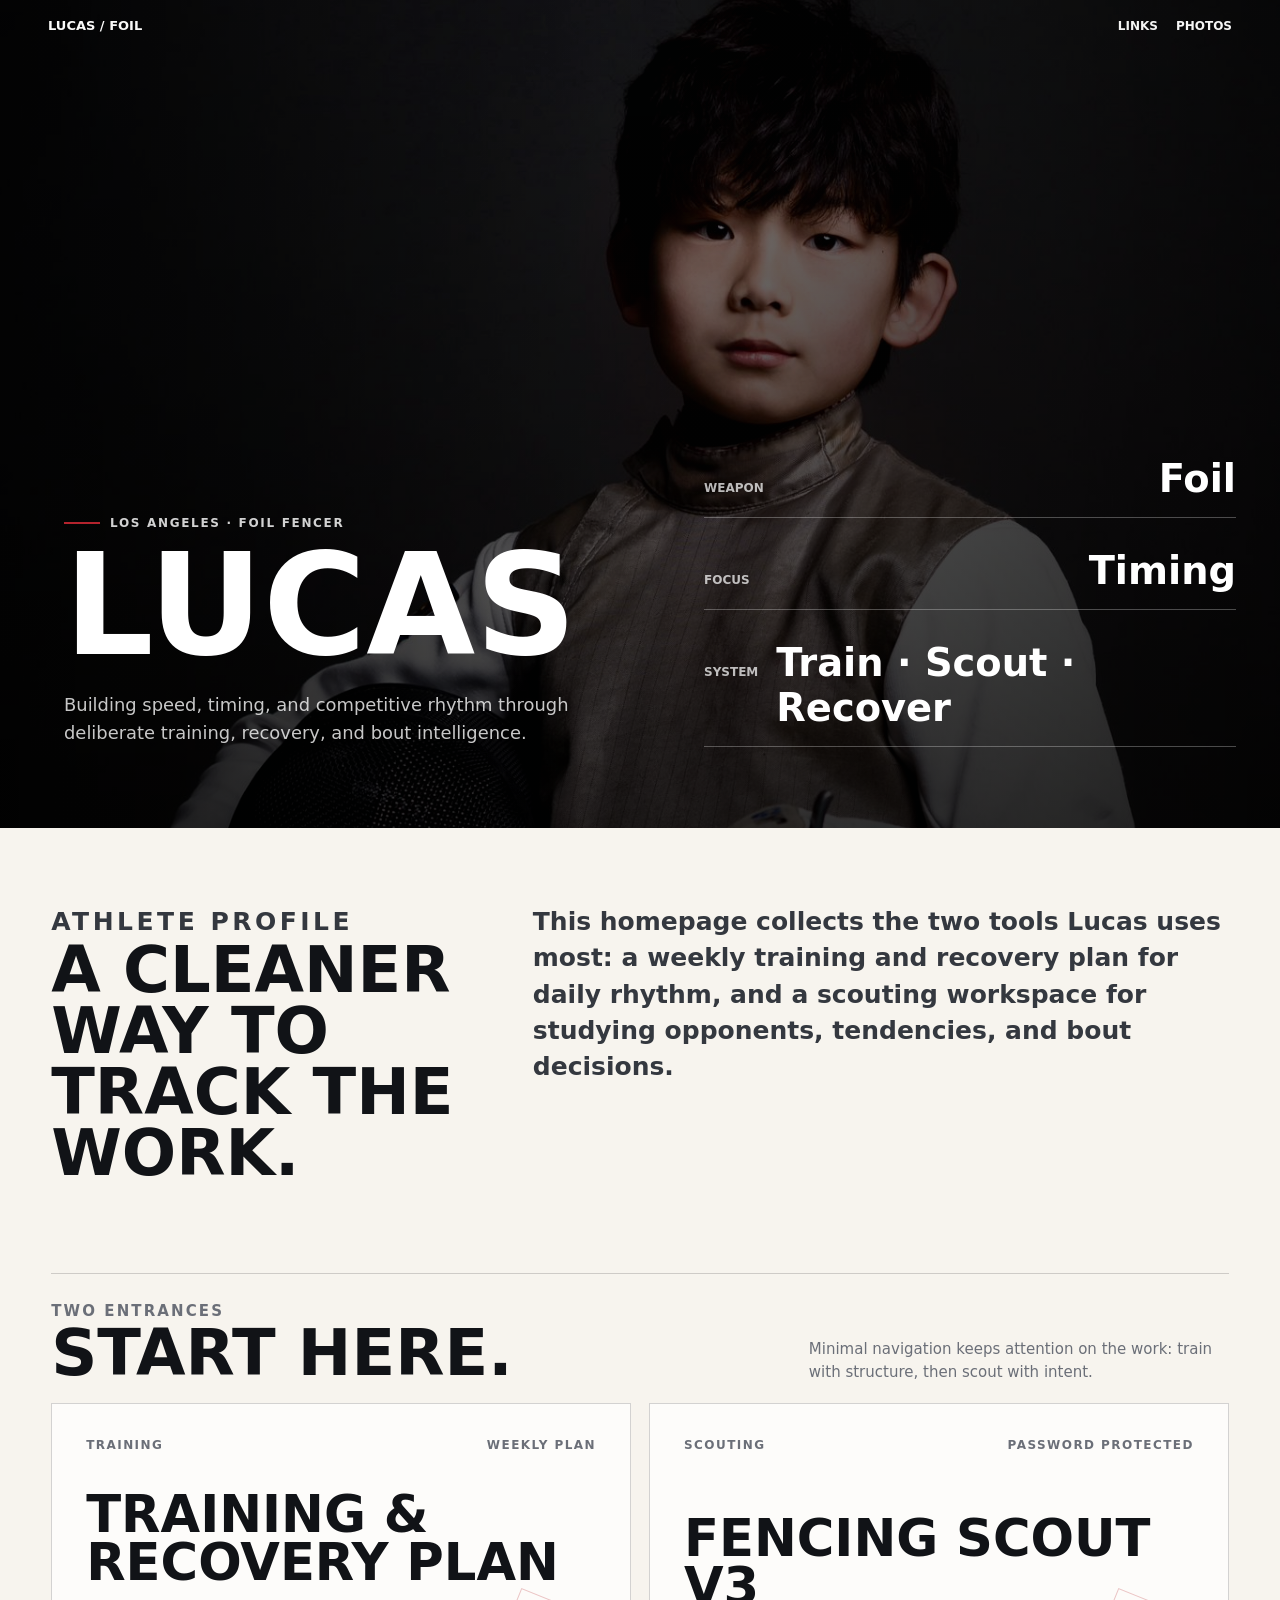
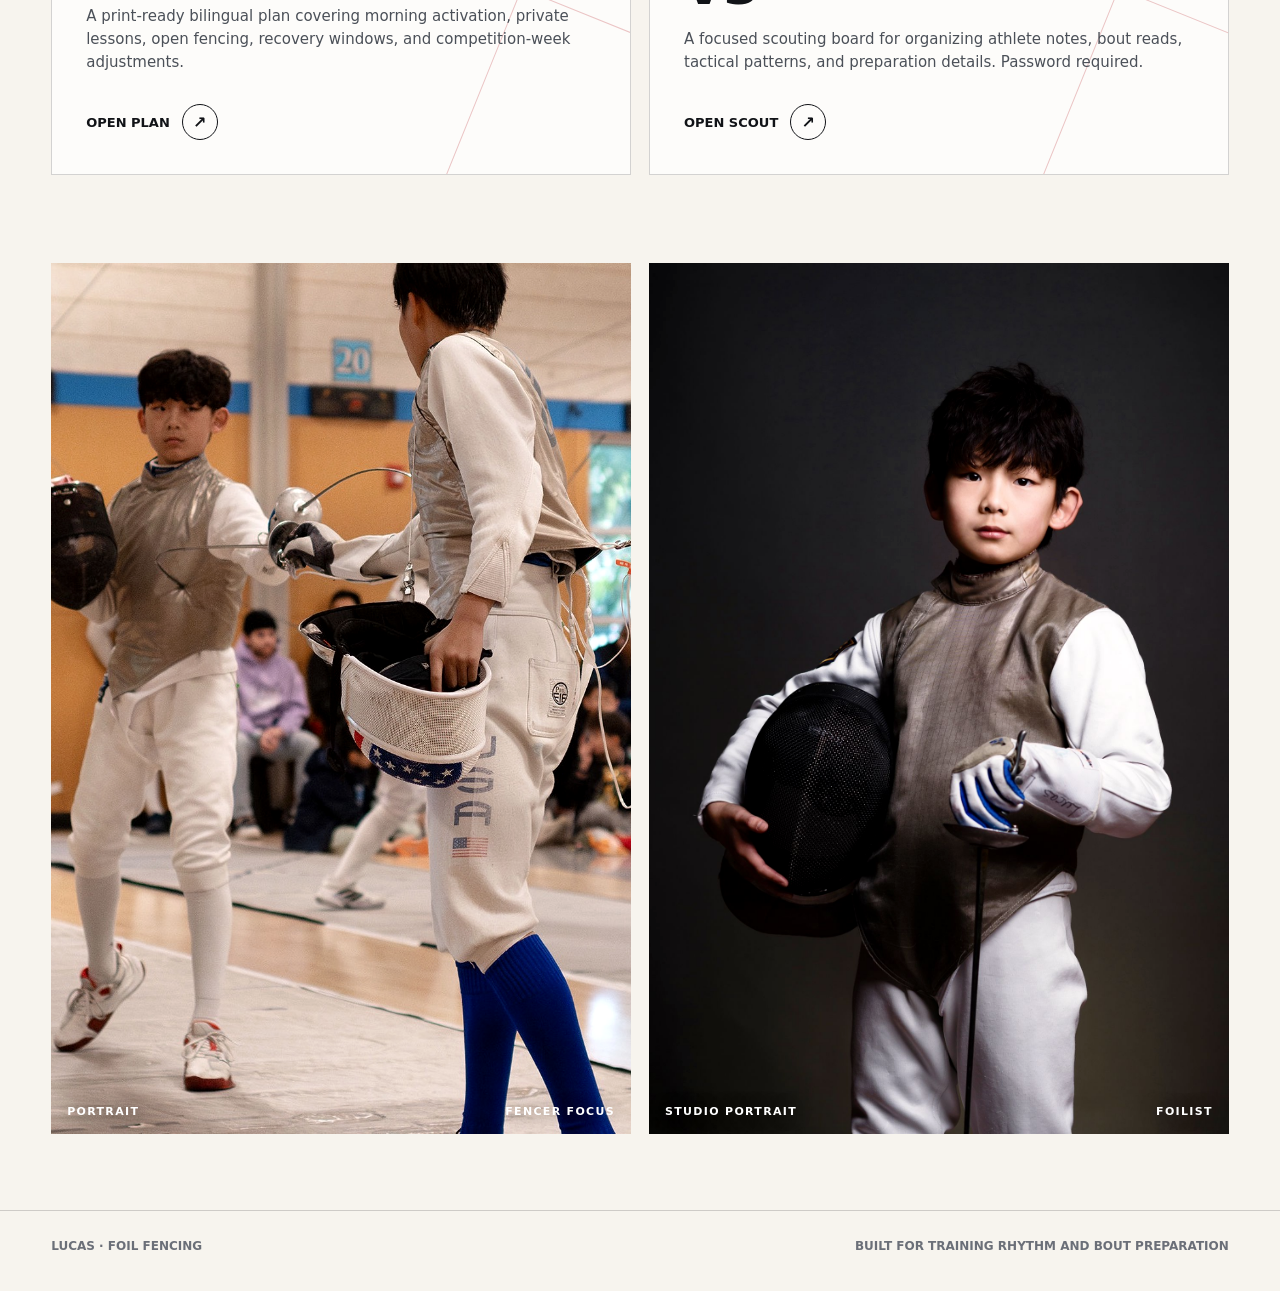
<file: index.html>
<!doctype html>
<html lang="en">
<head>
  <meta charset="utf-8">
  <meta name="viewport" content="width=device-width, initial-scale=1">
  <title>Lucas | Foil Fencer</title>
  <style>
    :root {
      --ink: #111317;
      --paper: #f7f4ee;
      --muted: #6b6f78;
      --line: rgba(17, 19, 23, 0.18);
      --red: #b4232d;
      --blue: #163f73;
      --silver: #d8d7d2;
      --card: rgba(255, 255, 255, 0.72);
    }

    * {
      box-sizing: border-box;
    }

    html {
      scroll-behavior: smooth;
    }

    body {
      margin: 0;
      color: var(--ink);
      background: var(--paper);
      font-family: Inter, ui-sans-serif, system-ui, -apple-system, BlinkMacSystemFont, "Segoe UI", sans-serif;
      letter-spacing: 0;
    }

    a {
      color: inherit;
      text-decoration: none;
    }

    .shell {
      min-height: 100vh;
    }

    .nav {
      position: fixed;
      inset: 0 0 auto;
      z-index: 20;
      display: flex;
      align-items: center;
      justify-content: space-between;
      padding: 18px clamp(18px, 4vw, 48px);
      color: #fff;
      mix-blend-mode: difference;
      pointer-events: none;
    }

    .nav a,
    .nav span {
      pointer-events: auto;
    }

    .brand {
      font-size: 13px;
      font-weight: 700;
      text-transform: uppercase;
    }

    .nav-links {
      display: flex;
      gap: 18px;
      font-size: 12px;
      font-weight: 650;
      text-transform: uppercase;
    }

    .hero {
      position: relative;
      min-height: 92vh;
      display: grid;
      grid-template-columns: minmax(0, 1.1fr) minmax(320px, 0.9fr);
      overflow: hidden;
      background: #0d0f12;
      color: #fff;
    }

    .hero-photo {
      position: absolute;
      inset: 0;
      width: 100%;
      height: 100%;
      object-fit: cover;
      object-position: 64% 22%;
      opacity: 0.86;
      filter: saturate(0.95) contrast(1.06);
    }

    .hero::after {
      content: "";
      position: absolute;
      inset: 0;
      background:
        linear-gradient(90deg, rgba(0, 0, 0, 0.64), rgba(0, 0, 0, 0.2) 46%, rgba(0, 0, 0, 0.58)),
        linear-gradient(180deg, rgba(0, 0, 0, 0.18), rgba(0, 0, 0, 0.68));
    }

    .hero-copy {
      position: relative;
      z-index: 1;
      align-self: end;
      padding: 18vh clamp(20px, 5vw, 64px) 9vh;
      max-width: 900px;
    }

    .eyebrow {
      display: flex;
      align-items: center;
      gap: 10px;
      margin-bottom: 18px;
      font-size: 12px;
      font-weight: 800;
      letter-spacing: 0.14em;
      text-transform: uppercase;
      color: rgba(255, 255, 255, 0.82);
    }

    .eyebrow::before {
      content: "";
      width: 36px;
      height: 2px;
      background: var(--red);
    }

    h1 {
      max-width: 900px;
      margin: 0;
      font-size: clamp(56px, 11vw, 168px);
      line-height: 0.82;
      font-weight: 900;
      letter-spacing: 0;
      text-transform: uppercase;
    }

    .hero-text {
      max-width: 560px;
      margin: 28px 0 0;
      color: rgba(255, 255, 255, 0.78);
      font-size: clamp(16px, 1.4vw, 20px);
      line-height: 1.55;
    }

    .hero-panel {
      position: relative;
      z-index: 2;
      align-self: end;
      justify-self: stretch;
      display: grid;
      gap: 14px;
      padding: 0 clamp(18px, 4vw, 44px) 9vh 0;
    }

    .stat-line {
      display: grid;
      grid-template-columns: 1fr auto;
      gap: 18px;
      align-items: baseline;
      padding: 16px 0;
      border-bottom: 1px solid rgba(255, 255, 255, 0.28);
    }

    .stat-line span {
      color: rgba(255, 255, 255, 0.72);
      font-size: 12px;
      font-weight: 750;
      text-transform: uppercase;
    }

    .stat-line strong {
      font-size: clamp(22px, 3vw, 40px);
      font-weight: 850;
    }

    .content {
      padding: clamp(30px, 6vw, 76px) clamp(18px, 4vw, 52px);
    }

    .intro {
      display: grid;
      grid-template-columns: minmax(260px, 0.75fr) minmax(300px, 1.25fr);
      gap: clamp(28px, 5vw, 72px);
      align-items: start;
      margin-bottom: clamp(38px, 7vw, 90px);
    }

    .section-kicker {
      margin: 0 0 12px;
      color: var(--red);
      font-size: 12px;
      font-weight: 850;
      letter-spacing: 0.14em;
      text-transform: uppercase;
    }

    .intro h2,
    .entry-head h2 {
      margin: 0;
      font-size: clamp(34px, 5vw, 74px);
      line-height: 0.95;
      font-weight: 900;
      letter-spacing: 0;
      text-transform: uppercase;
    }

    .intro p {
      max-width: 720px;
      margin: 0;
      color: #34383f;
      font-size: clamp(18px, 2vw, 25px);
      line-height: 1.45;
      font-weight: 560;
    }

    .entry-head {
      display: flex;
      align-items: end;
      justify-content: space-between;
      gap: 24px;
      margin-bottom: 20px;
      border-top: 1px solid var(--line);
      padding-top: 26px;
    }

    .entry-head p {
      max-width: 420px;
      margin: 0;
      color: var(--muted);
      font-size: 15px;
      line-height: 1.5;
    }

    .entries {
      display: grid;
      grid-template-columns: repeat(2, minmax(0, 1fr));
      gap: 18px;
      margin-bottom: clamp(42px, 7vw, 88px);
    }

    .entry {
      position: relative;
      min-height: 300px;
      display: flex;
      flex-direction: column;
      justify-content: space-between;
      overflow: hidden;
      padding: clamp(20px, 3vw, 34px);
      border: 1px solid var(--line);
      background: var(--card);
      isolation: isolate;
    }

    .entry::before {
      content: "";
      position: absolute;
      inset: auto -15% -28% auto;
      width: 250px;
      height: 250px;
      border: 1px solid rgba(180, 35, 45, 0.26);
      transform: rotate(22deg);
      z-index: -1;
    }

    .entry:hover {
      background: #fff;
      border-color: rgba(17, 19, 23, 0.45);
    }

    .entry-meta {
      display: flex;
      justify-content: space-between;
      gap: 18px;
      color: var(--muted);
      font-size: 12px;
      font-weight: 850;
      letter-spacing: 0.12em;
      text-transform: uppercase;
    }

    .entry h3 {
      max-width: 520px;
      margin: 38px 0 18px;
      font-size: clamp(30px, 4vw, 56px);
      line-height: 0.94;
      font-weight: 900;
      letter-spacing: 0;
      text-transform: uppercase;
    }

    .entry p {
      max-width: 560px;
      margin: 0 0 30px;
      color: #4b5058;
      font-size: 15px;
      line-height: 1.55;
    }

    .entry-action {
      display: inline-flex;
      width: max-content;
      align-items: center;
      gap: 12px;
      color: var(--ink);
      font-size: 13px;
      font-weight: 900;
      text-transform: uppercase;
    }

    .entry-action::after {
      content: "↗";
      display: grid;
      place-items: center;
      width: 34px;
      height: 34px;
      border: 1px solid currentColor;
      border-radius: 50%;
      font-size: 16px;
    }

    .gallery {
      display: grid;
      grid-template-columns: repeat(2, minmax(0, 1fr));
      gap: 18px;
      align-items: stretch;
    }

    .gallery figure {
      position: relative;
      min-height: 360px;
      margin: 0;
      overflow: hidden;
      background: #ddd;
    }

    .gallery img {
      width: 100%;
      height: 100%;
      object-fit: cover;
      display: block;
      filter: saturate(0.94) contrast(1.04);
    }

    .gallery .back-view img {
      object-position: 55% 50%;
    }

    .gallery .medal img {
      object-position: 70% 42%;
    }

    figcaption {
      position: absolute;
      left: 16px;
      right: 16px;
      bottom: 16px;
      display: flex;
      justify-content: space-between;
      gap: 16px;
      color: #fff;
      font-size: 11px;
      font-weight: 850;
      letter-spacing: 0.12em;
      text-transform: uppercase;
      text-shadow: 0 1px 16px rgba(0, 0, 0, 0.5);
    }

    footer {
      display: flex;
      justify-content: space-between;
      gap: 18px;
      padding: 28px clamp(18px, 4vw, 52px) 38px;
      color: var(--muted);
      border-top: 1px solid var(--line);
      font-size: 12px;
      font-weight: 750;
      text-transform: uppercase;
    }

    @media (max-width: 900px) {
      .hero,
      .intro,
      .entries,
      .gallery {
        grid-template-columns: 1fr;
      }

      .hero-panel {
        padding: 0 clamp(20px, 5vw, 36px) 7vh;
      }

      .entry-head {
        align-items: start;
        flex-direction: column;
      }

      .gallery figure {
        min-height: 360px;
      }
    }

    @media (max-width: 560px) {
      .nav {
        position: absolute;
        mix-blend-mode: normal;
      }

      .nav-links {
        gap: 12px;
        font-size: 11px;
      }

      .hero {
        min-height: 100vh;
      }

      .hero-copy {
        padding-top: 20vh;
      }

      .hero-photo {
        object-position: 58% 20%;
      }

      .entry {
        min-height: 260px;
      }

      footer {
        flex-direction: column;
      }
    }
  </style>
</head>
<body>
  <div class="shell">
    <nav class="nav" aria-label="Primary navigation">
      <span class="brand">Lucas / Foil</span>
      <div class="nav-links">
        <a href="#links">Links</a>
        <a href="#gallery">Photos</a>
      </div>
    </nav>

    <section class="hero">
      <img class="hero-photo" src="photos/lucas_foilist.jpg" alt="Lucas holding a fencing mask and foil in a studio portrait">
      <div class="hero-copy">
        <div class="eyebrow">Los Angeles · Foil Fencer</div>
        <h1>Lucas</h1>
        <p class="hero-text">
          Building speed, timing, and competitive rhythm through deliberate training,
          recovery, and bout intelligence.
        </p>
      </div>
      <aside class="hero-panel" aria-label="Profile highlights">
        <div class="stat-line">
          <span>Weapon</span>
          <strong>Foil</strong>
        </div>
        <div class="stat-line">
          <span>Focus</span>
          <strong>Timing</strong>
        </div>
        <div class="stat-line">
          <span>System</span>
          <strong>Train · Scout · Recover</strong>
        </div>
      </aside>
    </section>

    <main class="content">
      <section class="intro" aria-labelledby="profile-title">
        <div>
          <p class="section-kicker">Athlete Profile</p>
          <h2 id="profile-title">A cleaner way to track the work.</h2>
        </div>
        <p>
          This homepage collects the two tools Lucas uses most: a weekly training
          and recovery plan for daily rhythm, and a scouting workspace for studying
          opponents, tendencies, and bout decisions.
        </p>
      </section>

      <section id="links" aria-labelledby="links-title">
        <div class="entry-head">
          <div>
            <p class="section-kicker">Two Entrances</p>
            <h2 id="links-title">Start here.</h2>
          </div>
          <p>Minimal navigation keeps attention on the work: train with structure, then scout with intent.</p>
        </div>

        <div class="entries">
          <a class="entry" href="Lucas_Fencing_Weekly_Training_Plan_Bilingual_Print.html">
            <div class="entry-meta">
              <span>Training</span>
              <span>Weekly Plan</span>
            </div>
            <div>
              <h3>Training & Recovery Plan</h3>
              <p>
                A print-ready bilingual plan covering morning activation, private lessons,
                open fencing, recovery windows, and competition-week adjustments.
              </p>
              <span class="entry-action">Open plan</span>
            </div>
          </a>

          <a class="entry locked-entry" href="fencing_scout/fencing_scout_v3.html" data-password="778822" aria-label="Open Fencing Scout v3 with password">
            <div class="entry-meta">
              <span>Scouting</span>
              <span>Password Protected</span>
            </div>
            <div>
              <h3>Fencing Scout v3</h3>
              <p>
                A focused scouting board for organizing athlete notes, bout reads,
                tactical patterns, and preparation details. Password required.
              </p>
              <span class="entry-action">Open scout</span>
            </div>
          </a>
        </div>
      </section>

      <section id="gallery" class="gallery" aria-label="Lucas photo gallery">
        <figure class="medal">
          <img src="photos/IMG_1819.JPG" alt="Lucas in a fencing portrait">
          <figcaption>
            <span>Portrait</span>
            <span>Fencer focus</span>
          </figcaption>
        </figure>
        <figure class="back-view">
          <img src="photos/lucas_foilist.jpg" alt="Lucas holding a fencing mask and foil in a studio portrait">
          <figcaption>
            <span>Studio portrait</span>
            <span>Foilist</span>
          </figcaption>
        </figure>
      </section>
    </main>

    <footer>
      <span>Lucas · Foil Fencing</span>
      <span>Built for training rhythm and bout preparation</span>
    </footer>
  </div>

  <script>
    document.querySelectorAll(".locked-entry").forEach((link) => {
      link.addEventListener("click", (event) => {
        event.preventDefault();
        const password = window.prompt("Enter password to open Fencing Scout:");
        if (password === link.dataset.password) {
          window.location.href = link.href;
        } else if (password !== null) {
          window.alert("Incorrect password.");
        }
      });
    });
  </script>
</body>
</html>
</file>
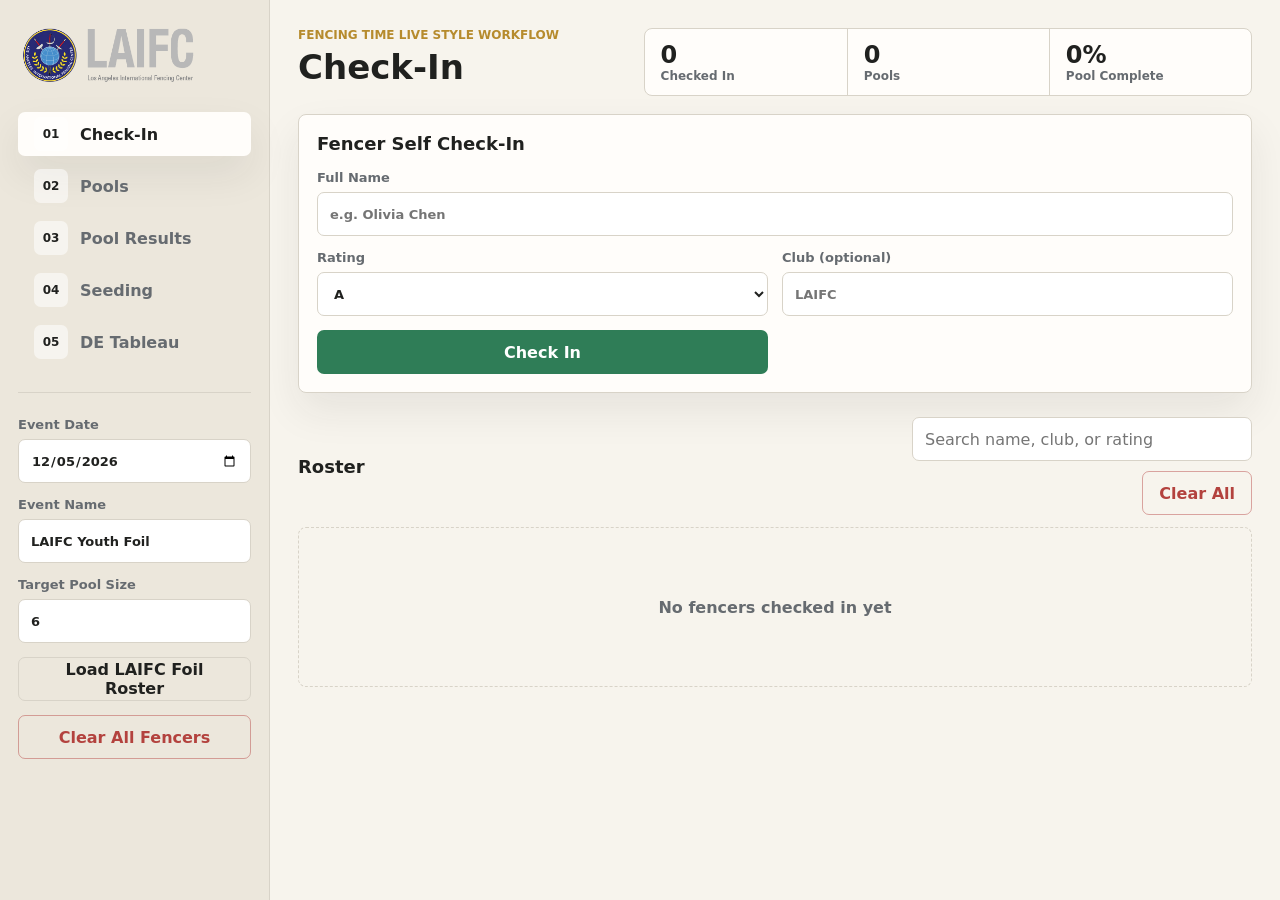
<file: laifc-live/index.html>
<!doctype html>
<html lang="en">
  <head>
    <meta charset="UTF-8" />
    <meta name="viewport" content="width=device-width, initial-scale=1, viewport-fit=cover" />
    <meta name="apple-mobile-web-app-capable" content="yes" />
    <meta name="apple-mobile-web-app-title" content="LAIFC Live" />
    <meta name="theme-color" content="#f6f3ed" />
    <title>LAIFC Fencing Live</title>
    <link rel="stylesheet" href="./styles.css" />
  </head>
  <body>
    <div class="app-shell">
      <aside class="sidebar">
        <div class="brand">
          <img class="brand-logo" src="./assets/laifc_logo_v2.webp" alt="LAIFC" />
        </div>
        <nav class="steps" aria-label="Competition workflow">
          <button class="step active" data-view="checkin">
            <span>01</span>
            <strong>Check-In</strong>
          </button>
          <button class="step" data-view="pools">
            <span>02</span>
            <strong>Pools</strong>
          </button>
          <button class="step" data-view="results">
            <span>03</span>
            <strong>Pool Results</strong>
          </button>
          <button class="step" data-view="seeding">
            <span>04</span>
            <strong>Seeding</strong>
          </button>
          <button class="step" data-view="de">
            <span>05</span>
            <strong>DE Tableau</strong>
          </button>
        </nav>
        <div class="event-panel">
          <label>
            Event Date
            <input id="eventDate" type="date" />
          </label>
          <label>
            Event Name
            <input id="eventName" type="text" />
          </label>
          <label>
            Target Pool Size
            <input id="targetPoolSize" type="number" min="3" max="8" value="6" />
          </label>
          <button id="loadDemo" class="ghost-button" type="button">Load LAIFC Foil Roster</button>
          <button id="clearAllFencers" class="ghost-button danger-button" type="button">Clear All Fencers</button>
        </div>
      </aside>

      <main>
        <header class="topbar">
          <div class="topbar-row">
            <div>
              <p class="eyebrow">Fencing Time Live style workflow</p>
              <h1 id="viewTitle">Check-In</h1>
            </div>
            <div class="stats-strip">
              <div><strong id="statChecked">0</strong><span>Checked In</span></div>
              <div><strong id="statPools">0</strong><span>Pools</span></div>
              <div><strong id="statComplete">0%</strong><span>Pool Complete</span></div>
            </div>
          </div>
        </header>

        <section id="checkin" class="view active">
          <div class="self-checkin">
            <div class="manual-panel">
              <h2>Fencer Self Check-In</h2>
              <div class="form-grid checkin-form">
                <label class="wide-field autocomplete-field">
                  Full Name
                  <input id="newName" autocomplete="off" placeholder="e.g. Olivia Chen" />
                  <div id="nameSuggestions" class="name-suggestions"></div>
                </label>
                <label>Rating
                  <select id="newRating">
                    <option>A</option><option>B</option><option>C</option><option>D</option>
                    <option>E</option><option>U</option>
                  </select>
                </label>
                <label>Club (optional)<input id="newClub" placeholder="LAIFC" /></label>
                <button id="addFencer" class="secondary-button" type="button">Check In</button>
              </div>
            </div>
          </div>
          <div class="section-head">
            <h2>Roster</h2>
            <div class="roster-tools">
              <input id="fencerSearch" class="search" placeholder="Search name, club, or rating" />
              <button id="clearAllFencersInline" class="ghost-button danger-button" type="button">Clear All</button>
            </div>
          </div>
          <div id="rosterList" class="roster-list"></div>
        </section>

        <section id="pools" class="view">
          <div class="toolbar">
            <button id="snakeSeedPools" class="primary-button" type="button">Snake Pools</button>
            <button id="ratingClusterPools" class="secondary-button" type="button">Group Similar Ratings</button>
            <button id="addPool" class="ghost-button" type="button">Add Pool</button>
            <button id="clearPools" class="ghost-button" type="button">Clear Pools</button>
          </div>
          <div class="pool-workspace">
            <div class="unassigned-panel">
              <div class="section-head compact">
                <h2>Unassigned Fencers</h2>
                <span>Drag into any pool</span>
              </div>
              <div id="checkedFencerBank" class="fencer-bank"></div>
            </div>
            <div>
              <div class="section-head compact pool-board-head">
                <h2>Pools</h2>
                <span>Empty pools can be deleted</span>
              </div>
              <div id="poolBoard" class="pool-board"></div>
            </div>
          </div>
        </section>

        <section id="results" class="view">
          <div class="toolbar">
            <button id="saveScores" class="primary-button" type="button">Save Scores</button>
            <button id="fillDemoScores" class="secondary-button" type="button">Fill Demo Scores</button>
            <button id="clearScores" class="ghost-button" type="button">Clear Scores</button>
            <span id="saveStatus" class="save-status">Not saved yet</span>
          </div>
          <div id="poolResults" class="pool-results"></div>
        </section>

        <section id="seeding" class="view">
          <div class="seed-page">
            <div class="seed-search-row">
              <label>
                Search
                <input id="seedSearch" class="search underline-search" autocomplete="off" />
              </label>
              <button class="primary-button seed-search-button" type="button">Search</button>
            </div>
            <div class="seed-results-wrap">
              <table class="seed-results-table">
                <thead>
                  <tr>
                    <th>Place</th>
                    <th>Name</th>
                    <th>V</th>
                    <th>M</th>
                    <th>V / M</th>
                    <th>TS</th>
                    <th>TR</th>
                    <th>Ind</th>
                    <th>Status</th>
                    <th>Rating</th>
                  </tr>
                </thead>
                <tbody id="seedingRows"></tbody>
              </table>
            </div>
          </div>
        </section>

        <section id="de" class="view">
          <div class="ftl-page">
            <div class="ftl-tableau-head">
              <div>
                <h2 id="tableauEventName">LAIFC Youth Foil</h2>
                <span>Post-pool format</span>
              </div>
            </div>

            <div class="ftl-actions">
              <div class="segmented" role="group" aria-label="Post-pool format">
                <button class="mode-button active" data-mode="double-de" type="button">Double DE</button>
                <button class="mode-button" data-mode="second-pools" type="button">15-Touch Pools</button>
              </div>
              <button id="generateDE" class="primary-button" type="button">Generate</button>
              <button id="resetDESeeding" class="ghost-button" type="button">Reset to Seeding</button>
              <button id="clearDE" class="ghost-button" type="button">Clear</button>
            </div>

            <div class="ftl-meta">
              <span>Round: Direct Elimination</span>
              <span id="tableauFencerCount">0 fencers</span>
              <span id="tableauFormatLabel">Double DE Tableau</span>
            </div>

            <div id="postModeNote" class="mode-note"></div>

            <div class="de-layout">
              <div class="ftl-tableau-scroll">
                <div id="bracket" class="bracket"></div>
              </div>
            </div>
          </div>
        </section>
      </main>
    </div>

    <script src="./app.js?v=20260522-pointer-pool-drag"></script>
  </body>
</html>
</file>
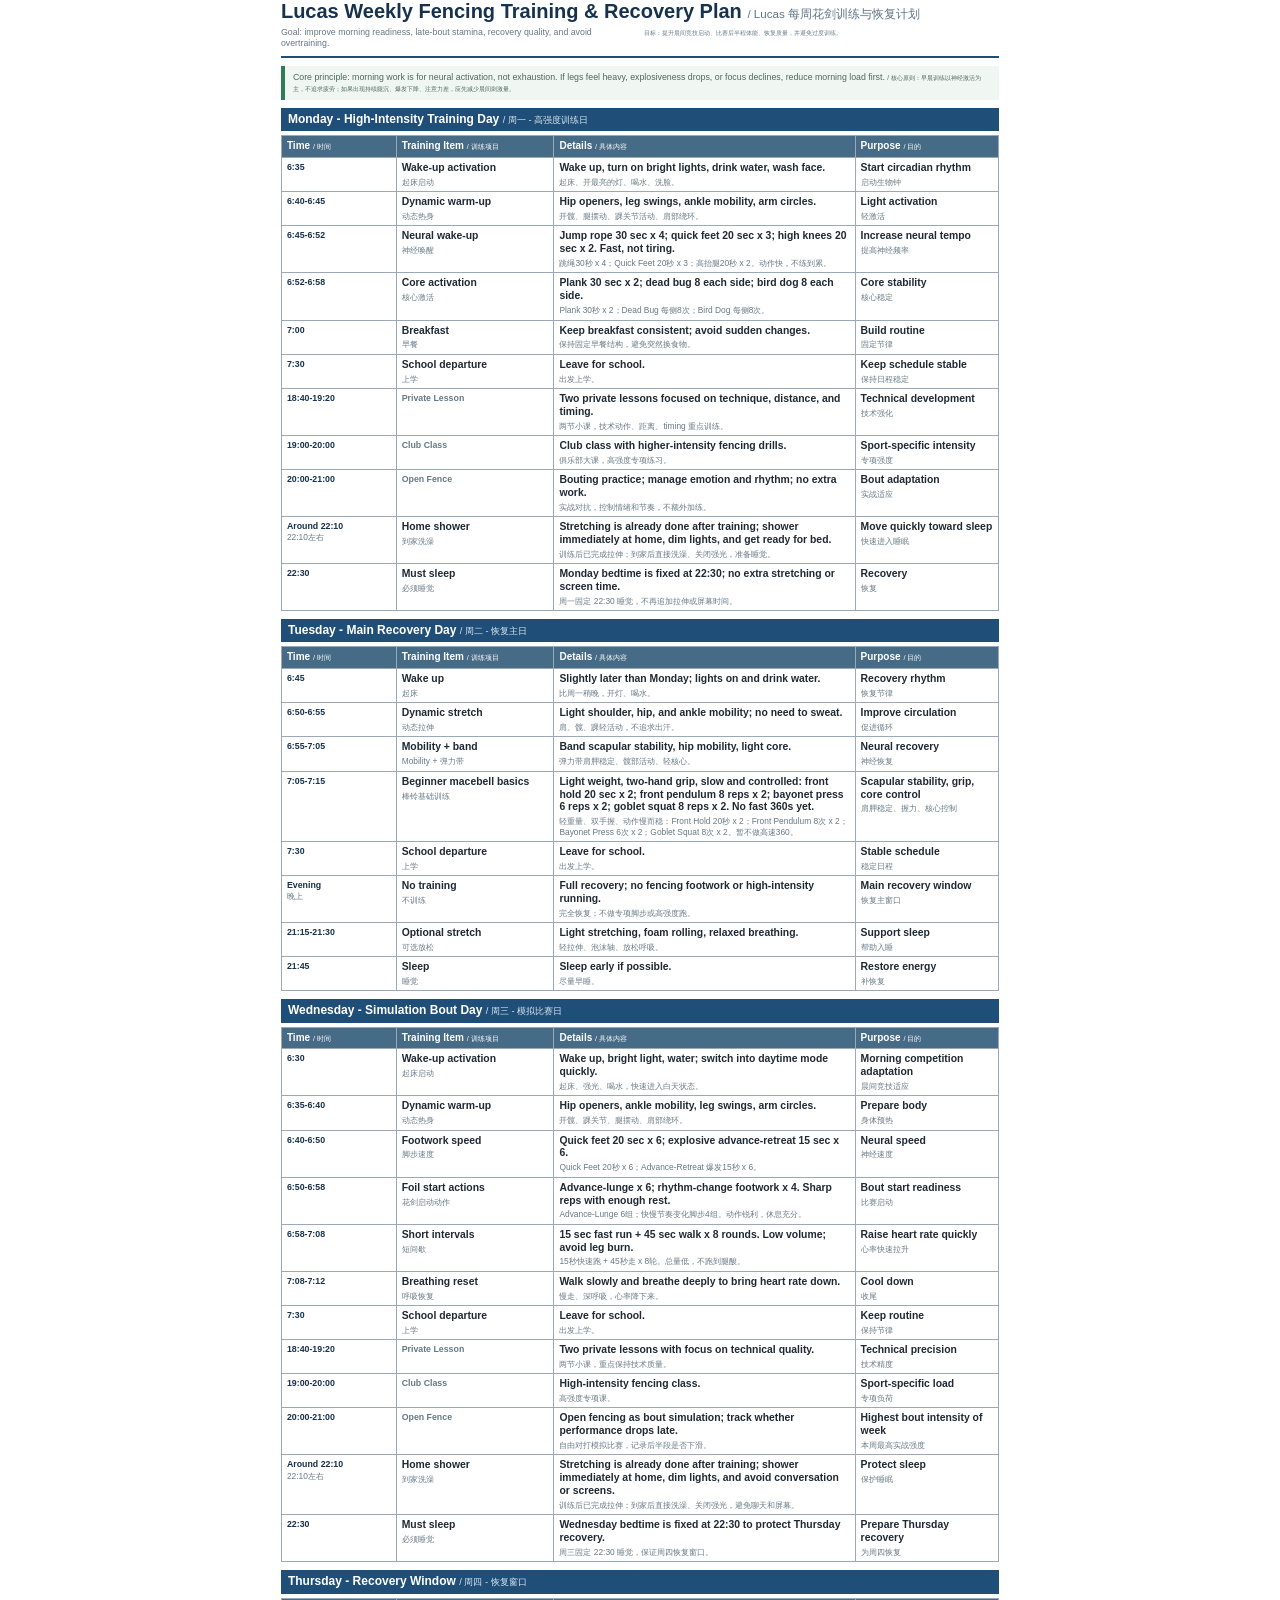
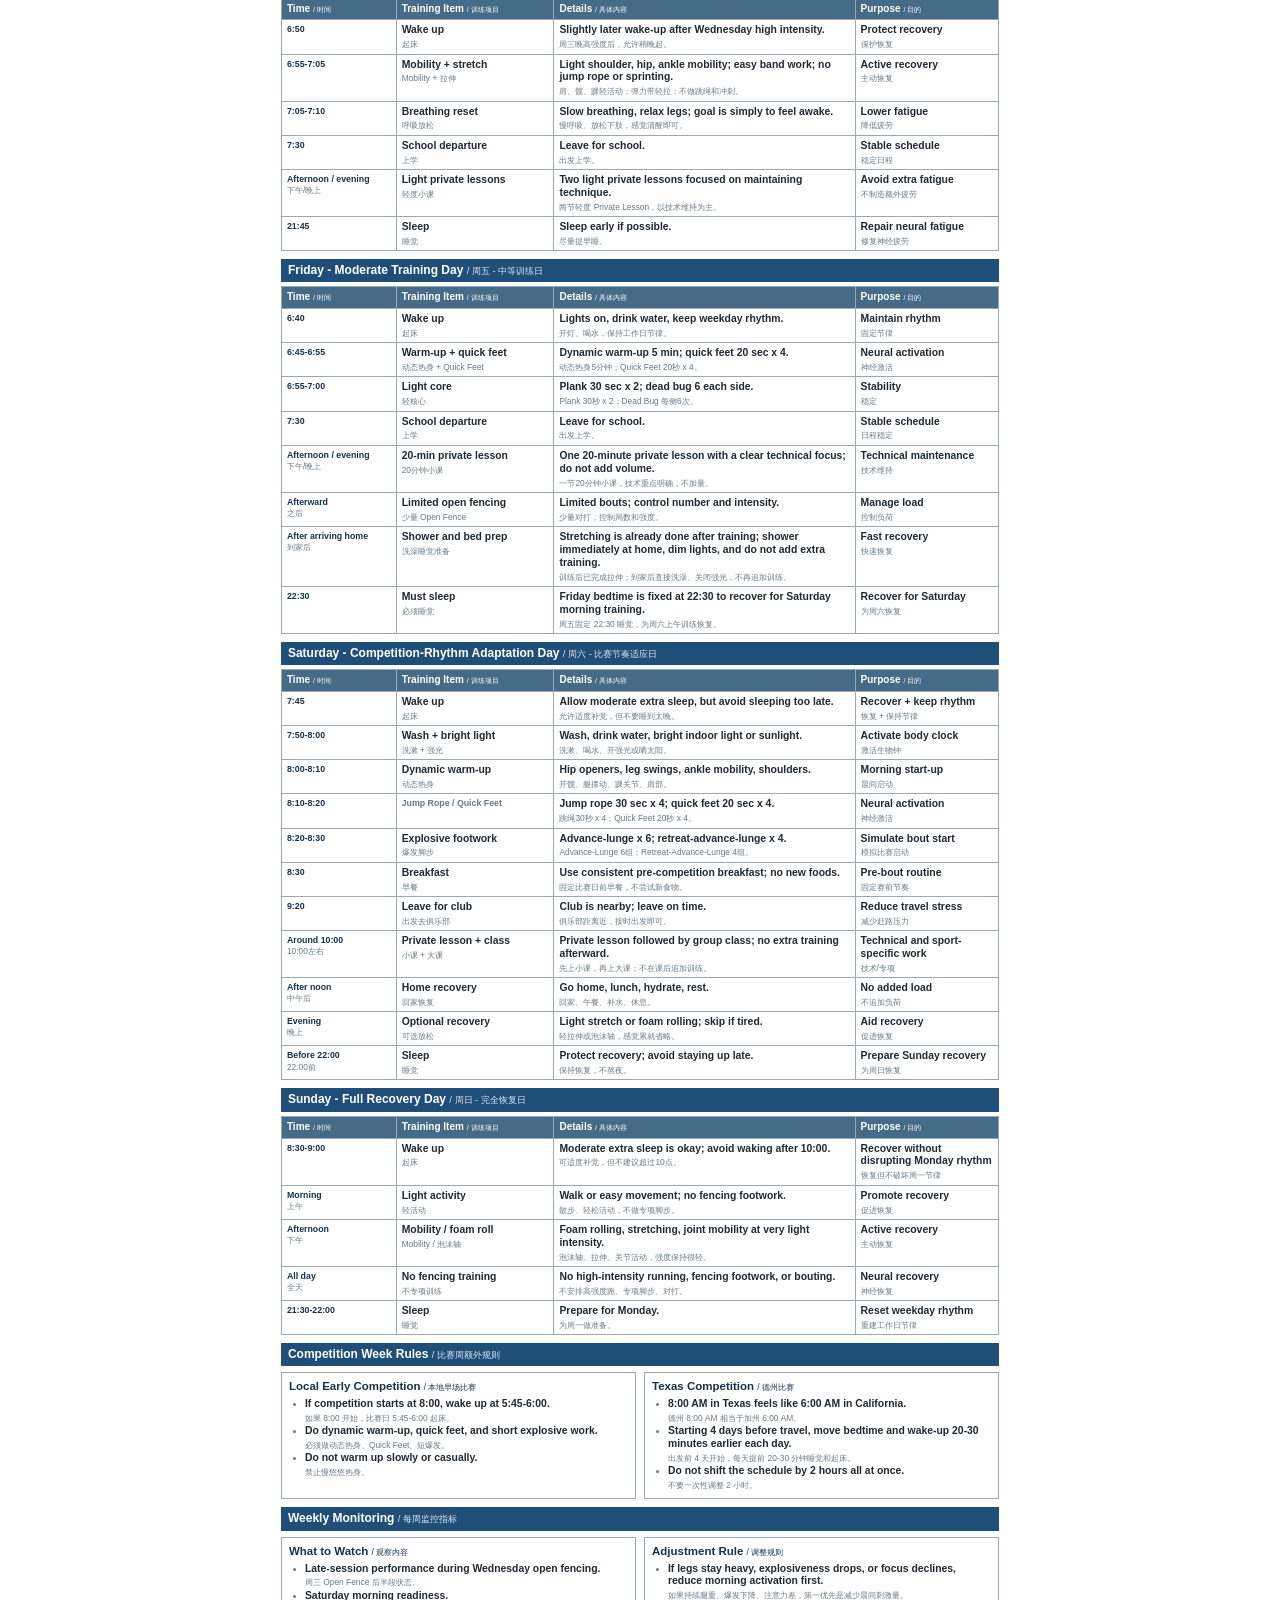
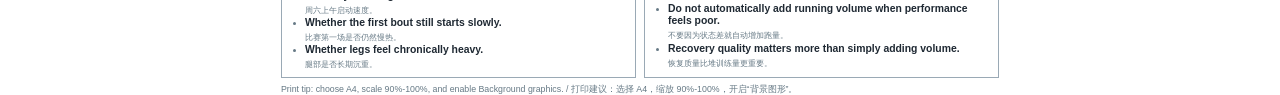
<file: Lucas_Fencing_Weekly_Training_Plan_Bilingual_Print.html>
﻿<!doctype html>
<html lang="zh-CN">
<head>
  <meta charset="utf-8">
  <meta name="viewport" content="width=device-width, initial-scale=1">
  <title>Lucas Weekly Fencing Training Plan / Lucas 每周花剑训练计划</title>
  <style>
    @page {
      size: A4;
      margin: 10mm;
    }

    * {
      box-sizing: border-box;
    }

    body {
      margin: 0;
      color: #667985;
      background: #ffffff;
      font-family: "Segoe UI", Arial, "Microsoft YaHei", sans-serif;
      font-size: 8.8px;
      line-height: 1.28;
    }

    .page {
      width: 100%;
      max-width: 190mm;
      margin: 0 auto;
      padding: 0;
    }

    header {
      border-bottom: 2px solid #1f4e79;
      padding-bottom: 6px;
      margin-bottom: 8px;
    }

    h1 {
      margin: 0 0 4px;
      color: #17324d;
      font-size: 20px;
      line-height: 1.15;
      letter-spacing: 0;
    }

    .subtitle {
      display: grid;
      grid-template-columns: 1fr 1fr;
      gap: 8px;
      color: #667985;
      font-size: 8.8px;
    }

    .note {
      margin: 7px 0 8px;
      padding: 6px 8px;
      border-left: 4px solid #2f7d57;
      background: #f0f7f3;
      color: #4e675b;
      font-size: 8.8px;
    }

    .section-title {
      margin: 8px 0 4px;
      padding: 4px 7px;
      color: #ffffff;
      background: #1f4e79;
      font-size: 12px;
      font-weight: 700;
    }

    table {
      width: 100%;
      border-collapse: collapse;
      table-layout: fixed;
      margin-bottom: 7px;
      page-break-inside: avoid;
    }

    th,
    td {
      border: 1px solid #9aa9b5;
      padding: 4px 5px;
      vertical-align: top;
      overflow-wrap: anywhere;
    }

    th {
      color: #ffffff;
      background: #466b87;
      font-size: 10px;
      font-weight: 700;
      text-align: left;
    }

    td.time {
      width: 16%;
      color: #17324d;
      font-weight: 700;
      white-space: nowrap;
    }

    td.project {
      width: 22%;
      font-weight: 700;
    }

    td.content {
      width: 42%;
    }

    td.purpose {
      width: 20%;
      color: #5e7180;
    }

    .en {
      display: block;
      margin: 0 0 2px;
      color: #1f2933;
      font-size: 10.4px;
      line-height: 1.24;
      font-weight: 650;
    }

    .zh {
      display: block;
      color: #667985;
      font-size: 8.4px;
      line-height: 1.22;
      font-weight: 400;
    }

    .inline-zh {
      color: inherit;
      font-size: 0.72em;
      font-weight: 400;
    }

    h1 .inline-zh {
      color: #5f7484;
      font-size: 0.58em;
    }

    .section-title .inline-zh {
      color: #dce8ef;
      font-size: 0.78em;
    }

    .day {
      page-break-inside: avoid;
      break-inside: avoid;
    }

    .rules {
      display: grid;
      grid-template-columns: 1fr 1fr;
      gap: 8px;
      margin-top: 6px;
    }

    .rule-card {
      border: 1px solid #9aa9b5;
      padding: 6px 7px;
      page-break-inside: avoid;
    }

    .rule-card h3 {
      margin: 0 0 4px;
      color: #17324d;
      font-size: 11.5px;
    }

    .rule-card ul {
      margin: 0;
      padding-left: 16px;
    }

    .rule-card li {
      margin: 2px 0;
    }

    .print-hint {
      margin-top: 6px;
      color: #667985;
      font-size: 8.8px;
    }

    @media print {
      body {
        font-size: 8.4px;
        -webkit-print-color-adjust: exact;
        print-color-adjust: exact;
      }

      .page {
        max-width: none;
      }

      h1 {
        font-size: 18px;
      }

      .en {
        font-size: 9.8px;
      }

      .print-hint {
        display: none;
      }
    }
  </style>
</head>
<body>
  <main class="page">
    <header>
      <h1>Lucas Weekly Fencing Training & Recovery Plan <span class="inline-zh">/ Lucas 每周花剑训练与恢复计划</span></h1>
      <div class="subtitle">
        <div>Goal: improve morning readiness, late-bout stamina, recovery quality, and avoid overtraining.</div>
        <div><span class="inline-zh">目标：提升晨间竞技启动、比赛后半程体能、恢复质量，并避免过度训练。</span></div>
      </div>
    </header>

    <div class="note">
      Core principle: morning work is for neural activation, not exhaustion. If legs feel heavy, explosiveness drops, or focus declines, reduce morning load first. <span class="inline-zh">/ 核心原则：早晨训练以神经激活为主，不追求疲劳；如果出现持续腿沉、爆发下降、注意力差，应先减少晨间刺激量。</span>
    </div>

    <section class="day">
      <div class="section-title">Monday - High-Intensity Training Day <span class="inline-zh">/ 周一 - 高强度训练日</span></div>
      <table>
        <thead>
          <tr>
            <th style="width:16%">Time <span class="inline-zh">/ 时间</span></th>
            <th style="width:22%">Training Item <span class="inline-zh">/ 训练项目</span></th>
            <th style="width:42%">Details <span class="inline-zh">/ 具体内容</span></th>
            <th style="width:20%">Purpose <span class="inline-zh">/ 目的</span></th>
          </tr>
        </thead>
        <tbody>
          <tr><td class="time">6:35</td><td class="project"><span class="en">Wake-up activation</span><span class="zh">起床启动</span></td><td class="content"><span class="en">Wake up, turn on bright lights, drink water, wash face.</span><span class="zh">起床、开最亮的灯、喝水、洗脸。</span></td><td class="purpose"><span class="en">Start circadian rhythm</span><span class="zh">启动生物钟</span></td></tr>
          <tr><td class="time">6:40-6:45</td><td class="project"><span class="en">Dynamic warm-up</span><span class="zh">动态热身</span></td><td class="content"><span class="en">Hip openers, leg swings, ankle mobility, arm circles.</span><span class="zh">开髋、腿摆动、踝关节活动、肩部绕环。</span></td><td class="purpose"><span class="en">Light activation</span><span class="zh">轻激活</span></td></tr>
          <tr><td class="time">6:45-6:52</td><td class="project"><span class="en">Neural wake-up</span><span class="zh">神经唤醒</span></td><td class="content"><span class="en">Jump rope 30 sec x 4; quick feet 20 sec x 3; high knees 20 sec x 2. Fast, not tiring.</span><span class="zh">跳绳30秒 x 4；Quick Feet 20秒 x 3；高抬腿20秒 x 2。动作快，不练到累。</span></td><td class="purpose"><span class="en">Increase neural tempo</span><span class="zh">提高神经频率</span></td></tr>
          <tr><td class="time">6:52-6:58</td><td class="project"><span class="en">Core activation</span><span class="zh">核心激活</span></td><td class="content"><span class="en">Plank 30 sec x 2; dead bug 8 each side; bird dog 8 each side.</span><span class="zh">Plank 30秒 x 2；Dead Bug 每侧8次；Bird Dog 每侧8次。</span></td><td class="purpose"><span class="en">Core stability</span><span class="zh">核心稳定</span></td></tr>
          <tr><td class="time">7:00</td><td class="project"><span class="en">Breakfast</span><span class="zh">早餐</span></td><td class="content"><span class="en">Keep breakfast consistent; avoid sudden changes.</span><span class="zh">保持固定早餐结构，避免突然换食物。</span></td><td class="purpose"><span class="en">Build routine</span><span class="zh">固定节律</span></td></tr>
          <tr><td class="time">7:30</td><td class="project"><span class="en">School departure</span><span class="zh">上学</span></td><td class="content"><span class="en">Leave for school.</span><span class="zh">出发上学。</span></td><td class="purpose"><span class="en">Keep schedule stable</span><span class="zh">保持日程稳定</span></td></tr>
          <tr><td class="time">18:40-19:20</td><td class="project">Private Lesson</td><td class="content"><span class="en">Two private lessons focused on technique, distance, and timing.</span><span class="zh">两节小课，技术动作、距离、timing 重点训练。</span></td><td class="purpose"><span class="en">Technical development</span><span class="zh">技术强化</span></td></tr>
          <tr><td class="time">19:00-20:00</td><td class="project">Club Class</td><td class="content"><span class="en">Club class with higher-intensity fencing drills.</span><span class="zh">俱乐部大课，高强度专项练习。</span></td><td class="purpose"><span class="en">Sport-specific intensity</span><span class="zh">专项强度</span></td></tr>
          <tr><td class="time">20:00-21:00</td><td class="project">Open Fence</td><td class="content"><span class="en">Bouting practice; manage emotion and rhythm; no extra work.</span><span class="zh">实战对抗，控制情绪和节奏，不额外加练。</span></td><td class="purpose"><span class="en">Bout adaptation</span><span class="zh">实战适应</span></td></tr>
          <tr><td class="time">Around 22:10<span class="zh">22:10左右</span></td><td class="project"><span class="en">Home shower</span><span class="zh">到家洗澡</span></td><td class="content"><span class="en">Stretching is already done after training; shower immediately at home, dim lights, and get ready for bed.</span><span class="zh">训练后已完成拉伸；到家后直接洗澡、关闭强光，准备睡觉。</span></td><td class="purpose"><span class="en">Move quickly toward sleep</span><span class="zh">快速进入睡眠</span></td></tr>
          <tr><td class="time">22:30</td><td class="project"><span class="en">Must sleep</span><span class="zh">必须睡觉</span></td><td class="content"><span class="en">Monday bedtime is fixed at 22:30; no extra stretching or screen time.</span><span class="zh">周一固定 22:30 睡觉，不再追加拉伸或屏幕时间。</span></td><td class="purpose"><span class="en">Recovery</span><span class="zh">恢复</span></td></tr>
        </tbody>
      </table>
    </section>

    <section class="day">
      <div class="section-title">Tuesday - Main Recovery Day <span class="inline-zh">/ 周二 - 恢复主日</span></div>
      <table>
        <thead><tr><th style="width:16%">Time <span class="inline-zh">/ 时间</span></th><th style="width:22%">Training Item <span class="inline-zh">/ 训练项目</span></th><th style="width:42%">Details <span class="inline-zh">/ 具体内容</span></th><th style="width:20%">Purpose <span class="inline-zh">/ 目的</span></th></tr></thead>
        <tbody>
          <tr><td class="time">6:45</td><td class="project"><span class="en">Wake up</span><span class="zh">起床</span></td><td class="content"><span class="en">Slightly later than Monday; lights on and drink water.</span><span class="zh">比周一稍晚，开灯、喝水。</span></td><td class="purpose"><span class="en">Recovery rhythm</span><span class="zh">恢复节律</span></td></tr>
          <tr><td class="time">6:50-6:55</td><td class="project"><span class="en">Dynamic stretch</span><span class="zh">动态拉伸</span></td><td class="content"><span class="en">Light shoulder, hip, and ankle mobility; no need to sweat.</span><span class="zh">肩、髋、踝轻活动，不追求出汗。</span></td><td class="purpose"><span class="en">Improve circulation</span><span class="zh">促进循环</span></td></tr>
          <tr><td class="time">6:55-7:05</td><td class="project"><span class="en">Mobility + band</span><span class="zh">Mobility + 弹力带</span></td><td class="content"><span class="en">Band scapular stability, hip mobility, light core.</span><span class="zh">弹力带肩胛稳定、髋部活动、轻核心。</span></td><td class="purpose"><span class="en">Neural recovery</span><span class="zh">神经恢复</span></td></tr>
          <tr><td class="time">7:05-7:15</td><td class="project"><span class="en">Beginner macebell basics</span><span class="zh">棒铃基础训练</span></td><td class="content"><span class="en">Light weight, two-hand grip, slow and controlled: front hold 20 sec x 2; front pendulum 8 reps x 2; bayonet press 6 reps x 2; goblet squat 8 reps x 2. No fast 360s yet.</span><span class="zh">轻重量、双手握、动作慢而稳：Front Hold 20秒 x 2；Front Pendulum 8次 x 2；Bayonet Press 6次 x 2；Goblet Squat 8次 x 2。暂不做高速360。</span></td><td class="purpose"><span class="en">Scapular stability, grip, core control</span><span class="zh">肩胛稳定、握力、核心控制</span></td></tr>
          <tr><td class="time">7:30</td><td class="project"><span class="en">School departure</span><span class="zh">上学</span></td><td class="content"><span class="en">Leave for school.</span><span class="zh">出发上学。</span></td><td class="purpose"><span class="en">Stable schedule</span><span class="zh">稳定日程</span></td></tr>
          <tr><td class="time">Evening<span class="zh">晚上</span></td><td class="project"><span class="en">No training</span><span class="zh">不训练</span></td><td class="content"><span class="en">Full recovery; no fencing footwork or high-intensity running.</span><span class="zh">完全恢复；不做专项脚步或高强度跑。</span></td><td class="purpose"><span class="en">Main recovery window</span><span class="zh">恢复主窗口</span></td></tr>
          <tr><td class="time">21:15-21:30</td><td class="project"><span class="en">Optional stretch</span><span class="zh">可选放松</span></td><td class="content"><span class="en">Light stretching, foam rolling, relaxed breathing.</span><span class="zh">轻拉伸、泡沫轴、放松呼吸。</span></td><td class="purpose"><span class="en">Support sleep</span><span class="zh">帮助入睡</span></td></tr>
          <tr><td class="time">21:45</td><td class="project"><span class="en">Sleep</span><span class="zh">睡觉</span></td><td class="content"><span class="en">Sleep early if possible.</span><span class="zh">尽量早睡。</span></td><td class="purpose"><span class="en">Restore energy</span><span class="zh">补恢复</span></td></tr>
        </tbody>
      </table>
    </section>

    <section class="day">
      <div class="section-title">Wednesday - Simulation Bout Day <span class="inline-zh">/ 周三 - 模拟比赛日</span></div>
      <table>
        <thead><tr><th style="width:16%">Time <span class="inline-zh">/ 时间</span></th><th style="width:22%">Training Item <span class="inline-zh">/ 训练项目</span></th><th style="width:42%">Details <span class="inline-zh">/ 具体内容</span></th><th style="width:20%">Purpose <span class="inline-zh">/ 目的</span></th></tr></thead>
        <tbody>
          <tr><td class="time">6:30</td><td class="project"><span class="en">Wake-up activation</span><span class="zh">起床启动</span></td><td class="content"><span class="en">Wake up, bright light, water; switch into daytime mode quickly.</span><span class="zh">起床、强光、喝水，快速进入白天状态。</span></td><td class="purpose"><span class="en">Morning competition adaptation</span><span class="zh">晨间竞技适应</span></td></tr>
          <tr><td class="time">6:35-6:40</td><td class="project"><span class="en">Dynamic warm-up</span><span class="zh">动态热身</span></td><td class="content"><span class="en">Hip openers, ankle mobility, leg swings, arm circles.</span><span class="zh">开髋、踝关节、腿摆动、肩部绕环。</span></td><td class="purpose"><span class="en">Prepare body</span><span class="zh">身体预热</span></td></tr>
          <tr><td class="time">6:40-6:50</td><td class="project"><span class="en">Footwork speed</span><span class="zh">脚步速度</span></td><td class="content"><span class="en">Quick feet 20 sec x 6; explosive advance-retreat 15 sec x 6.</span><span class="zh">Quick Feet 20秒 x 6；Advance-Retreat 爆发15秒 x 6。</span></td><td class="purpose"><span class="en">Neural speed</span><span class="zh">神经速度</span></td></tr>
          <tr><td class="time">6:50-6:58</td><td class="project"><span class="en">Foil start actions</span><span class="zh">花剑启动动作</span></td><td class="content"><span class="en">Advance-lunge x 6; rhythm-change footwork x 4. Sharp reps with enough rest.</span><span class="zh">Advance-Lunge 6组；快慢节奏变化脚步4组。动作锐利，休息充分。</span></td><td class="purpose"><span class="en">Bout start readiness</span><span class="zh">比赛启动</span></td></tr>
          <tr><td class="time">6:58-7:08</td><td class="project"><span class="en">Short intervals</span><span class="zh">短间歇</span></td><td class="content"><span class="en">15 sec fast run + 45 sec walk x 8 rounds. Low volume; avoid leg burn.</span><span class="zh">15秒快速跑 + 45秒走 x 8轮。总量低，不跑到腿酸。</span></td><td class="purpose"><span class="en">Raise heart rate quickly</span><span class="zh">心率快速拉升</span></td></tr>
          <tr><td class="time">7:08-7:12</td><td class="project"><span class="en">Breathing reset</span><span class="zh">呼吸恢复</span></td><td class="content"><span class="en">Walk slowly and breathe deeply to bring heart rate down.</span><span class="zh">慢走、深呼吸，心率降下来。</span></td><td class="purpose"><span class="en">Cool down</span><span class="zh">收尾</span></td></tr>
          <tr><td class="time">7:30</td><td class="project"><span class="en">School departure</span><span class="zh">上学</span></td><td class="content"><span class="en">Leave for school.</span><span class="zh">出发上学。</span></td><td class="purpose"><span class="en">Keep routine</span><span class="zh">保持节律</span></td></tr>
          <tr><td class="time">18:40-19:20</td><td class="project">Private Lesson</td><td class="content"><span class="en">Two private lessons with focus on technical quality.</span><span class="zh">两节小课，重点保持技术质量。</span></td><td class="purpose"><span class="en">Technical precision</span><span class="zh">技术精度</span></td></tr>
          <tr><td class="time">19:00-20:00</td><td class="project">Club Class</td><td class="content"><span class="en">High-intensity fencing class.</span><span class="zh">高强度专项课。</span></td><td class="purpose"><span class="en">Sport-specific load</span><span class="zh">专项负荷</span></td></tr>
          <tr><td class="time">20:00-21:00</td><td class="project">Open Fence</td><td class="content"><span class="en">Open fencing as bout simulation; track whether performance drops late.</span><span class="zh">自由对打模拟比赛，记录后半段是否下滑。</span></td><td class="purpose"><span class="en">Highest bout intensity of week</span><span class="zh">本周最高实战强度</span></td></tr>
          <tr><td class="time">Around 22:10<span class="zh">22:10左右</span></td><td class="project"><span class="en">Home shower</span><span class="zh">到家洗澡</span></td><td class="content"><span class="en">Stretching is already done after training; shower immediately at home, dim lights, and avoid conversation or screens.</span><span class="zh">训练后已完成拉伸；到家后直接洗澡、关闭强光，避免聊天和屏幕。</span></td><td class="purpose"><span class="en">Protect sleep</span><span class="zh">保护睡眠</span></td></tr>
          <tr><td class="time">22:30</td><td class="project"><span class="en">Must sleep</span><span class="zh">必须睡觉</span></td><td class="content"><span class="en">Wednesday bedtime is fixed at 22:30 to protect Thursday recovery.</span><span class="zh">周三固定 22:30 睡觉，保证周四恢复窗口。</span></td><td class="purpose"><span class="en">Prepare Thursday recovery</span><span class="zh">为周四恢复</span></td></tr>
        </tbody>
      </table>
    </section>

    <section class="day">
      <div class="section-title">Thursday - Recovery Window <span class="inline-zh">/ 周四 - 恢复窗口</span></div>
      <table>
        <thead><tr><th style="width:16%">Time <span class="inline-zh">/ 时间</span></th><th style="width:22%">Training Item <span class="inline-zh">/ 训练项目</span></th><th style="width:42%">Details <span class="inline-zh">/ 具体内容</span></th><th style="width:20%">Purpose <span class="inline-zh">/ 目的</span></th></tr></thead>
        <tbody>
          <tr><td class="time">6:50</td><td class="project"><span class="en">Wake up</span><span class="zh">起床</span></td><td class="content"><span class="en">Slightly later wake-up after Wednesday high intensity.</span><span class="zh">周三晚高强度后，允许稍晚起。</span></td><td class="purpose"><span class="en">Protect recovery</span><span class="zh">保护恢复</span></td></tr>
          <tr><td class="time">6:55-7:05</td><td class="project"><span class="en">Mobility + stretch</span><span class="zh">Mobility + 拉伸</span></td><td class="content"><span class="en">Light shoulder, hip, ankle mobility; easy band work; no jump rope or sprinting.</span><span class="zh">肩、髋、踝轻活动；弹力带轻拉；不做跳绳和冲刺。</span></td><td class="purpose"><span class="en">Active recovery</span><span class="zh">主动恢复</span></td></tr>
          <tr><td class="time">7:05-7:10</td><td class="project"><span class="en">Breathing reset</span><span class="zh">呼吸放松</span></td><td class="content"><span class="en">Slow breathing, relax legs; goal is simply to feel awake.</span><span class="zh">慢呼吸、放松下肢，感觉清醒即可。</span></td><td class="purpose"><span class="en">Lower fatigue</span><span class="zh">降低疲劳</span></td></tr>
          <tr><td class="time">7:30</td><td class="project"><span class="en">School departure</span><span class="zh">上学</span></td><td class="content"><span class="en">Leave for school.</span><span class="zh">出发上学。</span></td><td class="purpose"><span class="en">Stable schedule</span><span class="zh">稳定日程</span></td></tr>
          <tr><td class="time">Afternoon / evening<span class="zh">下午/晚上</span></td><td class="project"><span class="en">Light private lessons</span><span class="zh">轻度小课</span></td><td class="content"><span class="en">Two light private lessons focused on maintaining technique.</span><span class="zh">两节轻度 Private Lesson，以技术维持为主。</span></td><td class="purpose"><span class="en">Avoid extra fatigue</span><span class="zh">不制造额外疲劳</span></td></tr>
          <tr><td class="time">21:45</td><td class="project"><span class="en">Sleep</span><span class="zh">睡觉</span></td><td class="content"><span class="en">Sleep early if possible.</span><span class="zh">尽量提早睡。</span></td><td class="purpose"><span class="en">Repair neural fatigue</span><span class="zh">修复神经疲劳</span></td></tr>
        </tbody>
      </table>
    </section>

    <section class="day">
      <div class="section-title">Friday - Moderate Training Day <span class="inline-zh">/ 周五 - 中等训练日</span></div>
      <table>
        <thead><tr><th style="width:16%">Time <span class="inline-zh">/ 时间</span></th><th style="width:22%">Training Item <span class="inline-zh">/ 训练项目</span></th><th style="width:42%">Details <span class="inline-zh">/ 具体内容</span></th><th style="width:20%">Purpose <span class="inline-zh">/ 目的</span></th></tr></thead>
        <tbody>
          <tr><td class="time">6:40</td><td class="project"><span class="en">Wake up</span><span class="zh">起床</span></td><td class="content"><span class="en">Lights on, drink water, keep weekday rhythm.</span><span class="zh">开灯、喝水，保持工作日节律。</span></td><td class="purpose"><span class="en">Maintain rhythm</span><span class="zh">固定节律</span></td></tr>
          <tr><td class="time">6:45-6:55</td><td class="project"><span class="en">Warm-up + quick feet</span><span class="zh">动态热身 + Quick Feet</span></td><td class="content"><span class="en">Dynamic warm-up 5 min; quick feet 20 sec x 4.</span><span class="zh">动态热身5分钟；Quick Feet 20秒 x 4。</span></td><td class="purpose"><span class="en">Neural activation</span><span class="zh">神经激活</span></td></tr>
          <tr><td class="time">6:55-7:00</td><td class="project"><span class="en">Light core</span><span class="zh">轻核心</span></td><td class="content"><span class="en">Plank 30 sec x 2; dead bug 6 each side.</span><span class="zh">Plank 30秒 x 2；Dead Bug 每侧6次。</span></td><td class="purpose"><span class="en">Stability</span><span class="zh">稳定</span></td></tr>
          <tr><td class="time">7:30</td><td class="project"><span class="en">School departure</span><span class="zh">上学</span></td><td class="content"><span class="en">Leave for school.</span><span class="zh">出发上学。</span></td><td class="purpose"><span class="en">Stable schedule</span><span class="zh">日程稳定</span></td></tr>
          <tr><td class="time">Afternoon / evening<span class="zh">下午/晚上</span></td><td class="project"><span class="en">20-min private lesson</span><span class="zh">20分钟小课</span></td><td class="content"><span class="en">One 20-minute private lesson with a clear technical focus; do not add volume.</span><span class="zh">一节20分钟小课，技术重点明确，不加量。</span></td><td class="purpose"><span class="en">Technical maintenance</span><span class="zh">技术维持</span></td></tr>
          <tr><td class="time">Afterward<span class="zh">之后</span></td><td class="project"><span class="en">Limited open fencing</span><span class="zh">少量 Open Fence</span></td><td class="content"><span class="en">Limited bouts; control number and intensity.</span><span class="zh">少量对打，控制局数和强度。</span></td><td class="purpose"><span class="en">Manage load</span><span class="zh">控制负荷</span></td></tr>
          <tr><td class="time">After arriving home<span class="zh">到家后</span></td><td class="project"><span class="en">Shower and bed prep</span><span class="zh">洗澡睡觉准备</span></td><td class="content"><span class="en">Stretching is already done after training; shower immediately at home, dim lights, and do not add extra training.</span><span class="zh">训练后已完成拉伸；到家后直接洗澡、关闭强光，不再追加训练。</span></td><td class="purpose"><span class="en">Fast recovery</span><span class="zh">快速恢复</span></td></tr>
          <tr><td class="time">22:30</td><td class="project"><span class="en">Must sleep</span><span class="zh">必须睡觉</span></td><td class="content"><span class="en">Friday bedtime is fixed at 22:30 to recover for Saturday morning training.</span><span class="zh">周五固定 22:30 睡觉，为周六上午训练恢复。</span></td><td class="purpose"><span class="en">Recover for Saturday</span><span class="zh">为周六恢复</span></td></tr>
        </tbody>
      </table>
    </section>

    <section class="day">
      <div class="section-title">Saturday - Competition-Rhythm Adaptation Day <span class="inline-zh">/ 周六 - 比赛节奏适应日</span></div>
      <table>
        <thead><tr><th style="width:16%">Time <span class="inline-zh">/ 时间</span></th><th style="width:22%">Training Item <span class="inline-zh">/ 训练项目</span></th><th style="width:42%">Details <span class="inline-zh">/ 具体内容</span></th><th style="width:20%">Purpose <span class="inline-zh">/ 目的</span></th></tr></thead>
        <tbody>
          <tr><td class="time">7:45</td><td class="project"><span class="en">Wake up</span><span class="zh">起床</span></td><td class="content"><span class="en">Allow moderate extra sleep, but avoid sleeping too late.</span><span class="zh">允许适度补觉，但不要睡到太晚。</span></td><td class="purpose"><span class="en">Recover + keep rhythm</span><span class="zh">恢复 + 保持节律</span></td></tr>
          <tr><td class="time">7:50-8:00</td><td class="project"><span class="en">Wash + bright light</span><span class="zh">洗漱 + 强光</span></td><td class="content"><span class="en">Wash, drink water, bright indoor light or sunlight.</span><span class="zh">洗漱、喝水、开强光或晒太阳。</span></td><td class="purpose"><span class="en">Activate body clock</span><span class="zh">激活生物钟</span></td></tr>
          <tr><td class="time">8:00-8:10</td><td class="project"><span class="en">Dynamic warm-up</span><span class="zh">动态热身</span></td><td class="content"><span class="en">Hip openers, leg swings, ankle mobility, shoulders.</span><span class="zh">开髋、腿摆动、踝关节、肩部。</span></td><td class="purpose"><span class="en">Morning start-up</span><span class="zh">晨间启动</span></td></tr>
          <tr><td class="time">8:10-8:20</td><td class="project">Jump Rope / Quick Feet</td><td class="content"><span class="en">Jump rope 30 sec x 4; quick feet 20 sec x 4.</span><span class="zh">跳绳30秒 x 4；Quick Feet 20秒 x 4。</span></td><td class="purpose"><span class="en">Neural activation</span><span class="zh">神经激活</span></td></tr>
          <tr><td class="time">8:20-8:30</td><td class="project"><span class="en">Explosive footwork</span><span class="zh">爆发脚步</span></td><td class="content"><span class="en">Advance-lunge x 6; retreat-advance-lunge x 4.</span><span class="zh">Advance-Lunge 6组；Retreat-Advance-Lunge 4组。</span></td><td class="purpose"><span class="en">Simulate bout start</span><span class="zh">模拟比赛启动</span></td></tr>
          <tr><td class="time">8:30</td><td class="project"><span class="en">Breakfast</span><span class="zh">早餐</span></td><td class="content"><span class="en">Use consistent pre-competition breakfast; no new foods.</span><span class="zh">固定比赛日前早餐，不尝试新食物。</span></td><td class="purpose"><span class="en">Pre-bout routine</span><span class="zh">固定赛前节奏</span></td></tr>
          <tr><td class="time">9:20</td><td class="project"><span class="en">Leave for club</span><span class="zh">出发去俱乐部</span></td><td class="content"><span class="en">Club is nearby; leave on time.</span><span class="zh">俱乐部距离近，按时出发即可。</span></td><td class="purpose"><span class="en">Reduce travel stress</span><span class="zh">减少赶路压力</span></td></tr>
          <tr><td class="time">Around 10:00<span class="zh">10:00左右</span></td><td class="project"><span class="en">Private lesson + class</span><span class="zh">小课 + 大课</span></td><td class="content"><span class="en">Private lesson followed by group class; no extra training afterward.</span><span class="zh">先上小课，再上大课；不在课后追加训练。</span></td><td class="purpose"><span class="en">Technical and sport-specific work</span><span class="zh">技术/专项</span></td></tr>
          <tr><td class="time">After noon<span class="zh">中午后</span></td><td class="project"><span class="en">Home recovery</span><span class="zh">回家恢复</span></td><td class="content"><span class="en">Go home, lunch, hydrate, rest.</span><span class="zh">回家、午餐、补水、休息。</span></td><td class="purpose"><span class="en">No added load</span><span class="zh">不追加负荷</span></td></tr>
          <tr><td class="time">Evening<span class="zh">晚上</span></td><td class="project"><span class="en">Optional recovery</span><span class="zh">可选放松</span></td><td class="content"><span class="en">Light stretch or foam rolling; skip if tired.</span><span class="zh">轻拉伸或泡沫轴，感觉累就省略。</span></td><td class="purpose"><span class="en">Aid recovery</span><span class="zh">促进恢复</span></td></tr>
          <tr><td class="time">Before 22:00<span class="zh">22:00前</span></td><td class="project"><span class="en">Sleep</span><span class="zh">睡觉</span></td><td class="content"><span class="en">Protect recovery; avoid staying up late.</span><span class="zh">保持恢复，不熬夜。</span></td><td class="purpose"><span class="en">Prepare Sunday recovery</span><span class="zh">为周日恢复</span></td></tr>
        </tbody>
      </table>
    </section>

    <section class="day">
      <div class="section-title">Sunday - Full Recovery Day <span class="inline-zh">/ 周日 - 完全恢复日</span></div>
      <table>
        <thead><tr><th style="width:16%">Time <span class="inline-zh">/ 时间</span></th><th style="width:22%">Training Item <span class="inline-zh">/ 训练项目</span></th><th style="width:42%">Details <span class="inline-zh">/ 具体内容</span></th><th style="width:20%">Purpose <span class="inline-zh">/ 目的</span></th></tr></thead>
        <tbody>
          <tr><td class="time">8:30-9:00</td><td class="project"><span class="en">Wake up</span><span class="zh">起床</span></td><td class="content"><span class="en">Moderate extra sleep is okay; avoid waking after 10:00.</span><span class="zh">可适度补觉，但不建议超过10点。</span></td><td class="purpose"><span class="en">Recover without disrupting Monday rhythm</span><span class="zh">恢复但不破坏周一节律</span></td></tr>
          <tr><td class="time">Morning<span class="zh">上午</span></td><td class="project"><span class="en">Light activity</span><span class="zh">轻活动</span></td><td class="content"><span class="en">Walk or easy movement; no fencing footwork.</span><span class="zh">散步、轻松活动，不做专项脚步。</span></td><td class="purpose"><span class="en">Promote recovery</span><span class="zh">促进恢复</span></td></tr>
          <tr><td class="time">Afternoon<span class="zh">下午</span></td><td class="project"><span class="en">Mobility / foam roll</span><span class="zh">Mobility / 泡沫轴</span></td><td class="content"><span class="en">Foam rolling, stretching, joint mobility at very light intensity.</span><span class="zh">泡沫轴、拉伸、关节活动，强度保持很轻。</span></td><td class="purpose"><span class="en">Active recovery</span><span class="zh">主动恢复</span></td></tr>
          <tr><td class="time">All day<span class="zh">全天</span></td><td class="project"><span class="en">No fencing training</span><span class="zh">不专项训练</span></td><td class="content"><span class="en">No high-intensity running, fencing footwork, or bouting.</span><span class="zh">不安排高强度跑、专项脚步、对打。</span></td><td class="purpose"><span class="en">Neural recovery</span><span class="zh">神经恢复</span></td></tr>
          <tr><td class="time">21:30-22:00</td><td class="project"><span class="en">Sleep</span><span class="zh">睡觉</span></td><td class="content"><span class="en">Prepare for Monday.</span><span class="zh">为周一做准备。</span></td><td class="purpose"><span class="en">Reset weekday rhythm</span><span class="zh">重建工作日节律</span></td></tr>
        </tbody>
      </table>
    </section>

    <section>
      <div class="section-title">Competition Week Rules <span class="inline-zh">/ 比赛周额外规则</span></div>
      <div class="rules">
        <div class="rule-card">
          <h3>Local Early Competition <span class="inline-zh">/ 本地早场比赛</span></h3>
          <ul>
            <li><span class="en">If competition starts at 8:00, wake up at 5:45-6:00.</span><span class="zh">如果 8:00 开始，比赛日 5:45-6:00 起床。</span></li>
            <li><span class="en">Do dynamic warm-up, quick feet, and short explosive work.</span><span class="zh">必须做动态热身、Quick Feet、短爆发。</span></li>
            <li><span class="en">Do not warm up slowly or casually.</span><span class="zh">禁止慢悠悠热身。</span></li>
          </ul>
        </div>
        <div class="rule-card">
          <h3>Texas Competition <span class="inline-zh">/ 德州比赛</span></h3>
          <ul>
            <li><span class="en">8:00 AM in Texas feels like 6:00 AM in California.</span><span class="zh">德州 8:00 AM 相当于加州 6:00 AM。</span></li>
            <li><span class="en">Starting 4 days before travel, move bedtime and wake-up 20-30 minutes earlier each day.</span><span class="zh">出发前 4 天开始，每天提前 20-30 分钟睡觉和起床。</span></li>
            <li><span class="en">Do not shift the schedule by 2 hours all at once.</span><span class="zh">不要一次性调整 2 小时。</span></li>
          </ul>
        </div>
      </div>

      <div class="section-title">Weekly Monitoring <span class="inline-zh">/ 每周监控指标</span></div>
      <div class="rules">
        <div class="rule-card">
          <h3>What to Watch <span class="inline-zh">/ 观察内容</span></h3>
          <ul>
            <li><span class="en">Late-session performance during Wednesday open fencing.</span><span class="zh">周三 Open Fence 后半段状态。</span></li>
            <li><span class="en">Saturday morning readiness.</span><span class="zh">周六上午启动速度。</span></li>
            <li><span class="en">Whether the first bout still starts slowly.</span><span class="zh">比赛第一场是否仍然慢热。</span></li>
            <li><span class="en">Whether legs feel chronically heavy.</span><span class="zh">腿部是否长期沉重。</span></li>
          </ul>
        </div>
        <div class="rule-card">
          <h3>Adjustment Rule <span class="inline-zh">/ 调整规则</span></h3>
          <ul>
            <li><span class="en">If legs stay heavy, explosiveness drops, or focus declines, reduce morning activation first.</span><span class="zh">如果持续腿重、爆发下降、注意力差，第一优先是减少晨间刺激量。</span></li>
            <li><span class="en">Do not automatically add running volume when performance feels poor.</span><span class="zh">不要因为状态差就自动增加跑量。</span></li>
            <li><span class="en">Recovery quality matters more than simply adding volume.</span><span class="zh">恢复质量比堆训练量更重要。</span></li>
          </ul>
        </div>
      </div>
    </section>

    <div class="print-hint">Print tip: choose A4, scale 90%-100%, and enable Background graphics. / 打印建议：选择 A4，缩放 90%-100%，开启“背景图形”。</div>
  </main>
</body>
</html>
</file>
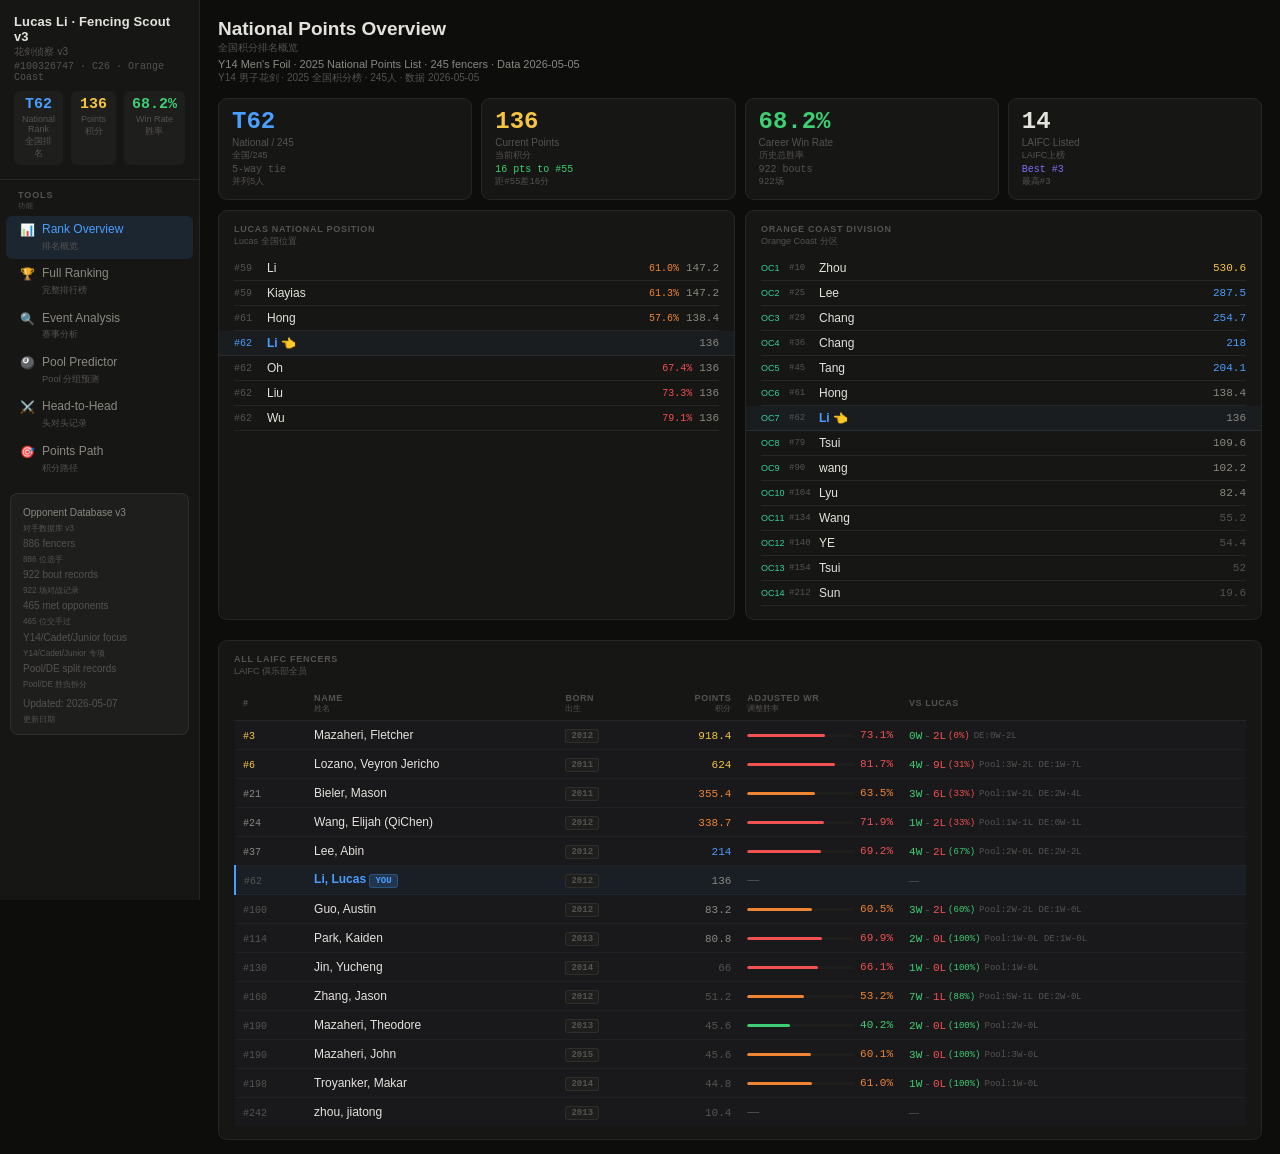
<file: fencing_scout/fencing_scout_v3.html>
<!DOCTYPE html>
<html lang="en">
<head>
<meta charset="UTF-8">
<meta name="viewport" content="width=device-width, initial-scale=1.0">
<title>Fencing Scout v3 · Lucas Li</title>
<style>
:root{
  --bg:#0d0d0c;--bg2:#161614;--bg3:#1e1e1c;--bg4:#262624;
  --b:rgba(255,255,255,.07);--b2:rgba(255,255,255,.13);
  --t:#e4e2dc;--t2:#8a8880;--t3:#555350;
  --acc:#4a9eff;--grn:#3ecf74;--red:#f05252;--org:#f08533;
  --gld:#f5c542;--prp:#a78bfa;--laifc:#7c6ff7;--oc:#34d399;
  --r:9px;--mono:'DM Mono',monospace;--sans:-apple-system,sans-serif;
}
*{box-sizing:border-box;margin:0;padding:0;}
body{font-family:var(--sans);background:var(--bg);color:var(--t);min-height:100vh;}
.shell{display:grid;grid-template-columns:200px 1fr;min-height:100vh;}
.sb{background:var(--bg2);border-right:1px solid var(--b);padding:14px 0;position:sticky;top:0;height:100vh;overflow-y:auto;}
.logo{padding:0 14px 14px;border-bottom:1px solid var(--b);margin-bottom:10px;}
.logo h1{font-size:13px;font-weight:600;letter-spacing:.01em;}
.logo p{font-size:10px;color:var(--t3);font-family:var(--mono);margin-top:2px;}
.ls-row{display:flex;gap:8px;margin-top:8px;}
.ls{flex:1;background:var(--bg3);border-radius:6px;padding:6px 8px;text-align:center;}
.ls .v{font-size:15px;font-weight:700;font-family:var(--mono);line-height:1;}
.ls .l{font-size:9px;color:var(--t3);margin-top:2px;}
.nl{font-size:9px;font-weight:700;color:var(--t3);text-transform:uppercase;letter-spacing:.1em;padding:0 18px 4px;}
.ni{display:flex;align-items:center;gap:7px;padding:7px 14px;cursor:pointer;font-size:12px;color:var(--t2);transition:all .12s;margin:1px 6px;border-radius:6px;}
.ni:hover{background:var(--bg3);color:var(--t);}
.ni.on{background:rgba(74,158,255,.12);color:var(--acc);}
.db-info{margin:12px 10px 0;padding:9px 12px;background:var(--bg3);border-radius:8px;border:1px solid var(--b);font-size:10px;line-height:1.9;color:var(--t3);}
.page{display:none;padding:18px;}
.page.on{display:block;}
.ph{margin-bottom:14px;}
.ph h1{font-size:19px;font-weight:600;}
.ph p{font-size:11px;color:var(--t2);margin-top:3px;}
.card{background:var(--bg2);border:1px solid var(--b);border-radius:var(--r);padding:13px 15px;margin-bottom:10px;}
.ct{font-size:9px;font-weight:700;color:var(--t3);text-transform:uppercase;letter-spacing:.08em;margin-bottom:9px;}
.g4{display:grid;grid-template-columns:repeat(4,1fr);gap:9px;margin-bottom:10px;}
.g2{display:grid;grid-template-columns:1fr 1fr;gap:10px;margin-bottom:10px;}
.sc{background:var(--bg2);border:1px solid var(--b);border-radius:var(--r);padding:11px 13px;}
.sc .n{font-size:24px;font-weight:700;font-family:var(--mono);line-height:1;}
.sc .l{font-size:10px;color:var(--t3);margin-top:3px;}
.sc .d{font-size:10px;margin-top:3px;font-family:var(--mono);}
.t{width:100%;border-collapse:collapse;font-size:12px;}
.t th{text-align:left;padding:6px 8px;font-size:9px;font-weight:700;color:var(--t3);text-transform:uppercase;letter-spacing:.06em;border-bottom:1px solid var(--b);white-space:nowrap;cursor:pointer;}
.t th:hover{color:var(--t2);}
.t td{padding:6px 8px;border-bottom:1px solid rgba(255,255,255,.035);vertical-align:middle;}
.t tr:last-child td{border-bottom:none;}
.t tr:hover td{background:rgba(255,255,255,.02);}
.t tr.me td{background:rgba(74,158,255,.07);}
.t tr.me td:first-child{border-left:2px solid var(--acc);}
.t tr.lrow td{background:rgba(124,111,247,.03);}
.bx{display:inline-flex;align-items:center;padding:1px 5px;border-radius:3px;font-size:9px;font-weight:700;font-family:var(--mono);}
.bx-l{background:rgba(124,111,247,.18);color:var(--laifc);border:1px solid rgba(124,111,247,.28);}
.bx-o{background:rgba(52,211,153,.13);color:var(--oc);border:1px solid rgba(52,211,153,.22);}
.bx-y{background:rgba(74,158,255,.18);color:var(--acc);border:1px solid rgba(74,158,255,.28);}
.bx-b{background:var(--bg3);color:var(--t3);border:1px solid var(--b);}
.wr{display:flex;align-items:center;gap:5px;}
.wrt{flex:1;height:3px;background:var(--bg3);border-radius:2px;min-width:36px;overflow:hidden;}
.wrf{height:100%;border-radius:2px;}
.wrn{font-family:var(--mono);font-size:11px;min-width:34px;text-align:right;}
.h2h{display:inline-flex;align-items:center;gap:2px;font-family:var(--mono);font-size:11px;flex-wrap:wrap;}
.th{display:inline-flex;align-items:center;gap:3px;padding:2px 6px;border-radius:3px;font-size:10px;font-weight:700;}
.th-h{background:rgba(240,82,82,.14);color:#ff6b6b;}
.th-m{background:rgba(240,133,51,.14);color:#ffa455;}
.th-l{background:rgba(62,207,116,.14);color:#5de88a;}
.th-u{background:var(--bg3);color:var(--t3);}
.vd{border-radius:var(--r);padding:11px 14px;margin-bottom:12px;display:flex;align-items:flex-start;gap:9px;border:1px solid;}
.vd-go{background:rgba(62,207,116,.07);border-color:rgba(62,207,116,.18);}
.vd-warn{background:rgba(240,133,51,.07);border-color:rgba(240,133,51,.18);}
.vd-stop{background:rgba(240,82,82,.07);border-color:rgba(240,82,82,.18);}
.vd-icon{font-size:18px;flex-shrink:0;margin-top:1px;}
.vd-title{font-weight:600;font-size:12px;margin-bottom:2px;}
.vd-go .vd-title{color:var(--grn);}
.vd-warn .vd-title{color:var(--org);}
.vd-stop .vd-title{color:var(--red);}
.vd-body{font-size:11px;color:var(--t2);line-height:1.6;}
.srch{background:var(--bg3);border:1px solid var(--b);border-radius:6px;padding:6px 11px;font-size:12px;color:var(--t);outline:none;font-family:var(--sans);}
.srch:focus{border-color:var(--acc);}
.srch::placeholder{color:var(--t3);}
.tb{display:flex;gap:7px;align-items:center;margin-bottom:10px;flex-wrap:wrap;}
.fb{background:var(--bg3);border:1px solid var(--b);border-radius:5px;padding:4px 9px;font-size:11px;color:var(--t2);cursor:pointer;font-family:var(--sans);transition:all .12s;}
.fb:hover{color:var(--t);border-color:var(--b2);}
.fb.on{background:rgba(74,158,255,.11);border-color:rgba(74,158,255,.28);color:var(--acc);}
.cnt{font-size:10px;color:var(--t3);font-family:var(--mono);margin-bottom:6px;}
textarea{width:100%;background:var(--bg3);border:1px solid var(--b);border-radius:7px;padding:11px;font-family:var(--mono);font-size:11px;color:var(--t);outline:none;resize:vertical;min-height:240px;line-height:1.6;}
textarea:focus{border-color:var(--acc);}
.btn{display:inline-flex;align-items:center;gap:5px;padding:7px 13px;border-radius:6px;font-size:12px;font-weight:500;cursor:pointer;border:none;font-family:var(--sans);transition:all .12s;}
.btn-p{background:var(--acc);color:#000;}
.btn-p:hover{background:#66b2ff;}
.btn-g{background:var(--bg3);color:var(--t2);border:1px solid var(--b);}
.btn-g:hover{color:var(--t);}
.pts-w{display:flex;align-items:center;gap:5px;}
.pts-b{flex:1;height:3px;background:var(--bg3);border-radius:2px;overflow:hidden;min-width:36px;}
.pts-f{height:100%;border-radius:2px;}
/* Pool prediction */
.pool-card{background:var(--bg3);border:1px solid var(--b2);border-radius:var(--r);padding:12px;}
.pool-header{font-size:11px;font-weight:600;color:var(--t3);margin-bottom:8px;text-transform:uppercase;letter-spacing:.06em;}
.pool-fencer{display:flex;align-items:center;gap:8px;padding:5px 0;border-bottom:1px solid rgba(255,255,255,.04);}
.pool-fencer:last-child{border-bottom:none;}
.seed-num{font-family:var(--mono);font-size:10px;color:var(--t3);width:20px;}
.pool-name{flex:1;font-size:12px;}
.pool-prob{font-family:var(--mono);font-size:11px;min-width:32px;text-align:right;}
.pool-win-prob{font-size:10px;padding:1px 5px;border-radius:3px;}
.en{display:block;}
.zh{display:block;font-size:.82em;color:var(--t3);font-weight:500;line-height:1.35;margin-top:1px;}
.bi{display:inline-flex;flex-direction:column;gap:1px;line-height:1.15;}
.bi .zh{font-size:.78em;}
.logo .zh,.ph .zh{font-size:10px;}
.ni{align-items:flex-start;}
.ni .bi{gap:2px;}
.ct .zh,.sc .zh,.ls .zh{font-size:9px;color:var(--t3);font-weight:500;text-transform:none;letter-spacing:0;}
th .zh{font-size:8px;text-transform:none;letter-spacing:0;color:var(--t3);}
::-webkit-scrollbar{width:4px;height:4px;}
::-webkit-scrollbar-thumb{background:var(--bg3);border-radius:3px;}
@media(max-width:700px){.shell{grid-template-columns:1fr;}.sb{position:static;height:auto;}.g4{grid-template-columns:repeat(2,1fr);}.g2{grid-template-columns:1fr;}}
</style>
</head>
<body>
<div class="shell">
<aside class="sb">
  <div class="logo">
    <h1><span class="en">Lucas Li · Fencing Scout v3</span><span class="zh">花剑侦察 v3</span></h1>
    <p>#100326747 · C26 · Orange Coast</p>
    <div class="ls-row">
      <div class="ls"><div class="v" style="color:var(--acc)">T62</div><div class="l"><span class="en">National Rank</span><span class="zh">全国排名</span></div></div>
      <div class="ls"><div class="v" style="color:var(--gld)">136</div><div class="l"><span class="en">Points</span><span class="zh">积分</span></div></div>
      <div class="ls"><div class="v" style="color:var(--grn)">68.2%</div><div class="l"><span class="en">Win Rate</span><span class="zh">胜率</span></div></div>
    </div>
  </div>
  <div style="margin-bottom:4px;">
    <div class="nl" style="margin-top:8px;"><span class="en">Tools</span><span class="zh">功能</span></div>
    <div class="ni on" onclick="nav('ov')">📊 <span class="bi"><span class="en">Rank Overview</span><span class="zh">排名概览</span></span></div>
    <div class="ni" onclick="nav('rl')">🏆 <span class="bi"><span class="en">Full Ranking</span><span class="zh">完整排行榜</span></span></div>
    <div class="ni" onclick="nav('az')">🔍 <span class="bi"><span class="en">Event Analysis</span><span class="zh">赛事分析</span></span></div>
    <div class="ni" onclick="nav('pl')">🎱 <span class="bi"><span class="en">Pool Predictor</span><span class="zh">Pool 分组预测</span></span></div>
    <div class="ni" onclick="nav('h2')">⚔️ <span class="bi"><span class="en">Head-to-Head</span><span class="zh">头对头记录</span></span></div>
    <div class="ni" onclick="nav('pt')">🎯 <span class="bi"><span class="en">Points Path</span><span class="zh">积分路径</span></span></div>
  </div>
  <div class="db-info">
    <div style="color:var(--t2);"><span class="en">Opponent Database v3</span><span class="zh">对手数据库 v3</span></div>
    <div>886 fencers <span class="zh">886 位选手</span></div>
    <div>922 bout records <span class="zh">922 场对战记录</span></div>
    <div>465 met opponents <span class="zh">465 位交手过</span></div>
    <div>Y14/Cadet/Junior focus <span class="zh">Y14/Cadet/Junior 专项</span></div>
    <div>Pool/DE split records <span class="zh">Pool/DE 胜负拆分</span></div>
    <div style="margin-top:4px;">Updated: 2026-05-07 <span class="zh">更新日期</span></div>
  </div>
</aside>
<main>

<div class="page on" id="p-ov">
  <div class="ph"><h1><span class="en">National Points Overview</span><span class="zh">全国积分排名概览</span></h1><p>Y14 Men's Foil · 2025 National Points List · 245 fencers · Data 2026-05-05<span class="zh">Y14 男子花剑 · 2025 全国积分榜 · 245人 · 数据 2026-05-05</span></p></div>
  <div class="g4" id="ov-s"></div>
  <div class="g2">
    <div class="card"><div class="ct"><span class="en">Lucas National Position</span><span class="zh">Lucas 全国位置</span></div><div id="ov-pos"></div></div>
    <div class="card"><div class="ct"><span class="en">Orange Coast Division</span><span class="zh">Orange Coast 分区</span></div><div id="ov-oc"></div></div>
  </div>
  <div class="card"><div class="ct"><span class="en">All LAIFC Fencers</span><span class="zh">LAIFC 俱乐部全员</span></div><div style="overflow-x:auto"><div id="ov-laifc"></div></div></div>
</div>

<div class="page" id="p-rl">
  <div class="ph"><h1><span class="en">Full Ranking</span><span class="zh">完整排行榜</span></h1><p>245 fencers · tap table headers to sort<span class="zh">245名 · 点击表头排序</span></p></div>
  <div class="tb">
    <input class="srch" id="rs" placeholder="Name / club / division... 姓名 / 俱乐部 / 分区..." oninput="rR()" style="flex:1;min-width:150px;">
    <button class="fb on" id="f-all" onclick="sF('all')"><span class="en">All</span><span class="zh">全部</span></button>
    <button class="fb" id="f-laifc" onclick="sF('laifc')">LAIFC</button>
    <button class="fb" id="f-oc" onclick="sF('oc')">Orange Coast</button>
    <button class="fb" id="f-100" onclick="sF('top100')"><span class="en">Top 100</span><span class="zh">前100</span></button>
    <button class="fb" id="f-12" onclick="sF('born12')"><span class="en">Born 2012</span><span class="zh">2012生</span></button>
  </div>
  <div class="cnt" id="r-cnt"></div>
  <div class="card" style="padding:0 0 1px;overflow-x:auto;">
    <table class="t"><thead><tr>
      <th onclick="sR('rank')">#</th><th onclick="sR('name')"><span class="en">Name</span><span class="zh">姓名</span></th>
      <th><span class="en">Born</span><span class="zh">出生</span></th><th onclick="sR('div')"><span class="en">Division</span><span class="zh">分区</span></th>
      <th onclick="sR('pts')" style="text-align:right"><span class="en">Points</span><span class="zh">积分</span></th>
      <th><span class="en">Opponent WR (Adj.)</span><span class="zh">对手胜率(调整后)</span></th><th>vs Lucas H2H</th>
    </tr></thead><tbody id="r-body"></tbody></table>
  </div>
</div>

<div class="page" id="p-az">
  <div class="ph"><h1><span class="en">Event Entry Analysis</span><span class="zh">赛事名单分析</span></h1><p>Paste a USA Fencing or AskFred entry list · auto-match 886 opponents + H2H + Pool/DE win rates<span class="zh">粘贴 USAFencing 或 AskFred 名单 · 自动匹配 886 位对手 + H2H + Pool/DE 胜率</span></p></div>
  <div class="g2" style="align-items:start;">
    <div>
      <div class="ct" style="margin-bottom:5px;"><span class="en">Paste Entry List</span><span class="zh">粘贴参赛名单</span></div>
      <textarea id="entry" placeholder="Paste directly from the usafencing.com registration page&#10;&#10;Auto-detects:&#10;• USA Fencing format with Approved separators&#10;• AskFred format&#10;• plain name list&#10;• Member ID (#100XXXXXX is best)&#10;&#10;可直接从 usafencing.com 报名页面复制粘贴"></textarea>
      <div style="margin-top:7px;display:flex;gap:7px;flex-wrap:wrap;">
        <button class="btn btn-p" onclick="analyze()">🔍 <span class="bi"><span class="en">Analyze</span><span class="zh">分析</span></span></button>
        <button class="btn btn-g" onclick="loadSample()"><span class="bi"><span class="en">Sample</span><span class="zh">示例</span></span></button>
        <button class="btn btn-g" onclick="document.getElementById('entry').value=''"><span class="bi"><span class="en">Clear</span><span class="zh">清空</span></span></button>
      </div>
    </div>
    <div class="card" style="font-size:11px;line-height:1.9;color:var(--t2);">
      <div class="ct"><span class="en">Guide</span><span class="zh">说明</span></div>
      <div>🔴 Strong: adjusted WR ≥65% or points ≥300<span class="zh">强：调整胜率≥65% 或 积分≥300</span></div>
      <div>🟡 Medium: adjusted WR 50-65% or points 150-300<span class="zh">中：调整胜率50-65% 或 积分150-300</span></div>
      <div>🟢 Light: adjusted WR &lt;50% and points &lt;150<span class="zh">弱：调整胜率&lt;50% 且 积分&lt;150</span></div>
      <div style="margin-top:6px;color:var(--t3);">Win rates are adjusted by age/event type<br>Pool/DE show historical split records<span class="zh">胜率已按年龄/赛事类别调整；Pool/DE 分别显示历史胜负</span></div>
    </div>
  </div>
  <div id="az-r"></div>
</div>

<div class="page" id="p-pl">
  <div class="ph"><h1><span class="en">🎱 Pool Predictor</span><span class="zh">Pool 分组预测</span></h1><p>Based on the USA Fencing standard approach: rating seeding → snake assignment → same-club separation<span class="zh">基于 USA Fencing 标准算法：Rating种子 → 蛇形分配 → 同俱乐部强制分开</span></p></div>
  <div class="g2" style="align-items:start;">
    <div>
      <div class="ct" style="margin-bottom:5px;"><span class="en">Paste Entry List</span><span class="zh">粘贴参赛名单</span></div>
      <textarea id="pl-entry" placeholder="Paste directly from the usafencing.com registration page&#10;&#10;Supported formats:&#10;• USA Fencing format with Approved separators&#10;• AskFred format&#10;• Member ID (#100XXXXXX)&#10;&#10;The system detects rating and points, then predicts Lucas's pool with snake assignment.&#10;&#10;系统会自动识别每位选手的评级和积分，并预测 Lucas 在哪个 Pool"></textarea>
      <div style="margin-top:7px;display:flex;gap:7px;flex-wrap:wrap;">
        <button class="btn btn-p" onclick="calcPoolFromEntry()">🎱 <span class="bi"><span class="en">Calculate Pools</span><span class="zh">计算分组</span></span></button>
        <button class="btn btn-g" onclick="loadPoolSample()"><span class="bi"><span class="en">Sample List</span><span class="zh">示例名单</span></span></button>
        <button class="btn btn-g" onclick="document.getElementById('pl-entry').value=''"><span class="bi"><span class="en">Clear</span><span class="zh">清空</span></span></button>
      </div>
    </div>
    <div class="card" style="font-size:11px;line-height:1.9;color:var(--t2);">
      <div class="ct"><span class="en">Pool Algorithm</span><span class="zh">分组算法说明</span></div>
      <div>① Seed by <strong style="color:var(--t)">Rating</strong> (A→B→C→D→E→U)<span class="zh">按 Rating 排种子</span></div>
      <div>② Sort same-rating fencers by <strong style="color:var(--t)">national points</strong><span class="zh">同 Rating 内按全国积分排序</span></div>
      <div>③ Use <strong style="color:var(--t)">snake assignment</strong> across pools<span class="zh">蛇形分配到各 Pool</span></div>
      <div>④ <strong style="color:var(--laifc)">Separate LAIFC clubmates when possible</strong><span class="zh">LAIFC 同俱乐部尽量分开</span></div>
      <div style="margin-top:6px;color:var(--t3);">Prediction only; final pools are set by the tournament organizer<span class="zh">此为预测，实际由赛事主办执行</span></div>
    </div>
  </div>
  <div id="pl-r" style="margin-top:10px;"></div>
</div>

<div class="page" id="p-h2">
  <div class="ph"><h1><span class="en">Head-to-Head Records</span><span class="zh">头对头记录</span></h1><p>Lucas vs 465 opponents · 922 bouts · Pool/DE split statistics<span class="zh">Lucas vs 465位对手 · 922场对战 · Pool/DE分别统计</span></p></div>
  <div class="g4" id="h2-s"></div>
  <div class="tb">
    <input class="srch" id="hs" placeholder="Search opponents... 搜索对手..." oninput="rH()" style="flex:1;min-width:150px;">
    <button class="fb on" id="hf-all" onclick="sHF('all')"><span class="en">All</span><span class="zh">全部</span></button>
    <button class="fb" id="hf-w" onclick="sHF('win')"><span class="en">More Wins</span><span class="zh">胜多</span></button>
    <button class="fb" id="hf-l" onclick="sHF('loss')"><span class="en">More Losses</span><span class="zh">败多</span></button>
    <button class="fb" id="hf-5" onclick="sHF('5+')"><span class="en">5+ Bouts</span><span class="zh">5场+</span></button>
    <button class="fb" id="hf-de" onclick="sHF('de')"><span class="en">Has DE</span><span class="zh">有DE记录</span></button>
  </div>
  <div class="cnt" id="h-cnt"></div>
  <div class="card" style="padding:0 0 1px;overflow-x:auto;">
    <table class="t"><thead><tr>
      <th onclick="sH('bouts')"><span class="en">Bouts</span><span class="zh">场数</span></th><th onclick="sH('name')"><span class="en">Opponent</span><span class="zh">对手</span></th>
      <th><span class="en">Record</span><span class="zh">总胜负</span></th><th onclick="sH('pct')"><span class="en">Lucas WR</span><span class="zh">Lucas胜率</span></th>
      <th><span class="en">Pool Record</span><span class="zh">Pool胜负</span></th><th><span class="en">DE Record</span><span class="zh">DE胜负</span></th>
      <th><span class="en">Opponent WR (Adj.)</span><span class="zh">对手胜率(调整)</span></th><th><span class="en">Same Events</span><span class="zh">同场次数</span></th>
    </tr></thead><tbody id="h-body"></tbody></table>
  </div>
</div>

<div class="page" id="p-pt">
  <div class="ph"><h1><span class="en">Points Improvement Path</span><span class="zh">积分提升路径</span></h1><p>Distance from T62 (136 points) to target ranking levels<span class="zh">从 T62(136分) 到各目标排名的距离</span></p></div>
  <div id="pt-r"></div>
</div>

</main>
</div>
<script>
// ── Data ───────────────────────────────────────────────────
const RANKINGS=[{"rank":1,"name":"Chen, Hanson","id":"100296433","born":"2012","div":"New Jersey","club":"Gutkovskiy Fencing Academy","pts":1956.0,"laifc":false,"oc":false},{"rank":2,"name":"Li, Bradley","id":"100230341","born":"2011","div":"New England","club":"Star Fencing Academy","pts":1785.0,"laifc":false,"oc":false},{"rank":3,"name":"Mazaheri, Fletcher","id":"100315841","born":"2012","div":"Kentucky","club":"LA International Fencing","pts":918.4,"laifc":true,"oc":false},{"rank":4,"name":"Doell, Ethan","id":"100262164","born":"2011","div":"Virginia","club":"Fencing Sports Academy, Inc.","pts":724.0,"laifc":false,"oc":false},{"rank":5,"name":"Simonov, Timofey","id":"100246298","born":"2011","div":"Metropolitan NYC","club":"Gutkovskiy Fencing Academy","pts":705.0,"laifc":false,"oc":false},{"rank":6,"name":"Lozano, Veyron Jericho","id":"100275605","born":"2011","div":"Southern California","club":"LA International Fencing","pts":624.0,"laifc":true,"oc":false},{"rank":7,"name":"Ozawa, Taishi","id":"100308306","born":"2011","div":"Columbus","club":"Columbus International Fencing Academy","pts":598.0,"laifc":false,"oc":false},{"rank":8,"name":"Wandji, Noah","id":"100264040","born":"2011","div":"Western Washington","club":"Unattached","pts":562.2,"laifc":false,"oc":false},{"rank":9,"name":"Zhou, Chenqiao","id":"100335415","born":"2012","div":"US Fencing","club":"","pts":558.6,"laifc":false,"oc":false},{"rank":10,"name":"Zhou, Shawn","id":"100279188","born":"2012","div":"Orange Coast","club":"SoCAL Fencing Center","pts":530.6,"laifc":false,"oc":true},{"rank":11,"name":"Li, EDISON Minglun","id":"100320577","born":"2011","div":"US Fencing","club":"","pts":515.2,"laifc":false,"oc":false},{"rank":12,"name":"Cheng, Logan","id":"100276659","born":"2011","div":"New England","club":"Star Fencing Academy","pts":511.4,"laifc":false,"oc":false},{"rank":13,"name":"Hayes, Stewart","id":"100280951","born":"2011","div":"US Fencing","club":"","pts":507.5,"laifc":false,"oc":false},{"rank":14,"name":"Chen, Nuo","id":"100357282","born":"2011","div":"US Fencing","club":"Future Stars Fencing","pts":476.0,"laifc":false,"oc":false},{"rank":15,"name":"Rodriguez, Tyler","id":"100249603","born":"2011","div":"Northern California","club":"Massialas Foundation (M Team)","pts":456.0,"laifc":false,"oc":false},{"rank":16,"name":"Pan, Ethan","id":"100320380","born":"2012","div":"Virginia","club":"Fencing Sports Academy, Inc.","pts":411.0,"laifc":false,"oc":false},{"rank":17,"name":"Zheng, Marcus","id":"100278755","born":"2011","div":"Michigan","club":"Renaissance Fencing Club","pts":402.8,"laifc":false,"oc":false},{"rank":18,"name":"Chen, Anson","id":"100299624","born":"2011","div":"North Texas","club":"Fencing Institute Of Texas","pts":402.0,"laifc":false,"oc":false},{"rank":19,"name":"Zhai, Derrick","id":"100265884","born":"2013","div":"Long Island","club":"East Coast Fencing Club","pts":400.0,"laifc":false,"oc":false},{"rank":20,"name":"Chang, Jonathan","id":"100289493","born":"2011","div":"Central California","club":"Silicon Valley Fencing Center","pts":362.2,"laifc":false,"oc":false},{"rank":21,"name":"Bieler, Mason","id":"100281059","born":"2011","div":"Southern California","club":"LA International Fencing","pts":355.4,"laifc":true,"oc":false},{"rank":22,"name":"Park, William","id":"100298093","born":"2011","div":"Northern California","club":"Massialas Foundation (M Team)","pts":351.7,"laifc":false,"oc":false},{"rank":23,"name":"Hua, Aaron","id":"100284216","born":"2011","div":"Virginia","club":"AIC  Fencing Club","pts":342.0,"laifc":false,"oc":false},{"rank":24,"name":"Wang, Elijah (QiChen)","id":"100316398","born":"2012","div":"Southern California","club":"LA International Fencing","pts":338.7,"laifc":true,"oc":false},{"rank":25,"name":"Lee, Jaden","id":"100513760","born":"2012","div":"Orange Coast","club":"Golubitsky Fencing Center","pts":287.5,"laifc":false,"oc":true},{"rank":26,"name":"Shin, Noah","id":"100309734","born":"2011","div":"Maryland","club":"OnTarget Fencing Club","pts":285.0,"laifc":false,"oc":false},{"rank":27,"name":"Lu, Alex","id":"100306165","born":"2011","div":"Michigan","club":"Plymouth/Ann Arbor Fencing Academy","pts":271.25,"laifc":false,"oc":false},{"rank":28,"name":"hart-syed, declan","id":"100335742","born":"2011","div":"Connecticut","club":"Tim Morehouse Fencing Club (Port Chester)","pts":270.6,"laifc":false,"oc":false},{"rank":29,"name":"Chang, Eric Jonathan","id":"100249681","born":"2011","div":"Orange Coast","club":"SoCAL Fencing Center","pts":254.7,"laifc":false,"oc":true},{"rank":30,"name":"Fang, Haoyu","id":"100307307","born":"2011","div":"Michigan","club":"Renaissance Fencing Club","pts":239.6,"laifc":false,"oc":false},{"rank":31,"name":"Suarez, David","id":"100279739","born":"2011","div":"Gold Coast Florida","club":"Masters Fencing Club","pts":237.0,"laifc":false,"oc":false},{"rank":32,"name":"Yang, Charles","id":"100240707","born":"2012","div":"Central California","club":"Silicon Valley Fencing Center","pts":236.2,"laifc":false,"oc":false},{"rank":33,"name":"Gates, Combustion","id":"100352303","born":"2011","div":"New England","club":"Moe Fencing Club LLC","pts":235.6,"laifc":false,"oc":false},{"rank":34,"name":"Yuan, Zhihe","id":"101248416","born":"2011","div":"Gulf Coast","club":"Space City Fencing Academy","pts":232.6,"laifc":false,"oc":false},{"rank":35,"name":"Lu, Andy","id":"100346039","born":"2011","div":"US Fencing","club":"","pts":226.6,"laifc":false,"oc":false},{"rank":36,"name":"Chang, Jeremy","id":"100249682","born":"2012","div":"Orange Coast","club":"SoCAL Fencing Center","pts":218.0,"laifc":false,"oc":true},{"rank":37,"name":"YE, Neilson","id":"100439614","born":"2011","div":"US Fencing","club":"Future Stars Fencing","pts":214.0,"laifc":false,"oc":false},{"rank":37,"name":"Wang, Mendy","id":"100306323","born":"2013","div":"Metropolitan NYC","club":"Future Stars Fencing","pts":214.0,"laifc":false,"oc":false},{"rank":37,"name":"Lee, Abin","id":"100314468","born":"2012","div":"Southern California","club":"LA International Fencing","pts":214.0,"laifc":true,"oc":false},{"rank":40,"name":"Park, Andrew","id":"100332108","born":"2013","div":"Central California","club":"Silicon Valley Fencing Center","pts":213.0,"laifc":false,"oc":false},{"rank":40,"name":"Ko, Caleb","id":"100303357","born":"2011","div":"Long Island","club":"5T Fencers Club","pts":213.0,"laifc":false,"oc":false},{"rank":42,"name":"Fukuda, Brando","id":"100283438","born":"2012","div":"Northern California","club":"Massialas Foundation (M Team)","pts":212.0,"laifc":false,"oc":false},{"rank":43,"name":"Huynh, Matthew","id":"100305971","born":"2013","div":"Virginia","club":"Fencing Sports Academy, Inc.","pts":209.5,"laifc":false,"oc":false},{"rank":44,"name":"LIM, EUNSEONG","id":"100307949","born":"2013","div":"Alabama","club":"Birmingham Fencing Club","pts":204.2,"laifc":false,"oc":false},{"rank":45,"name":"Tang, Brayden","id":"100349049","born":"2012","div":"Orange Coast","club":"Golubitsky Fencing Center","pts":204.1,"laifc":false,"oc":true},{"rank":46,"name":"Ge, Felix Fei","id":"100319183","born":"2012","div":"Michigan","club":"Renaissance Fencing Club","pts":203.7,"laifc":false,"oc":false},{"rank":47,"name":"He, Haoxuan","id":"101190871","born":"2012","div":"US Fencing","club":"","pts":200.0,"laifc":false,"oc":false},{"rank":48,"name":"Zhao, Nathan","id":"100271501","born":"2013","div":"Southwest Ohio","club":"Bluegrass Fencers' Club","pts":193.2,"laifc":false,"oc":false},{"rank":49,"name":"Bai, Austin","id":"100322019","born":"2011","div":"New Jersey","club":"Top Fencing Club","pts":185.95,"laifc":false,"oc":false},{"rank":50,"name":"Liu, Alex","id":"100306398","born":"2013","div":"Virginia","club":"AIC  Fencing Club","pts":179.4,"laifc":false,"oc":false},{"rank":51,"name":"Chang, Parker","id":"100312652","born":"2013","div":"Metropolitan NYC","club":"Empire United Fencing","pts":161.2,"laifc":false,"oc":false},{"rank":52,"name":"Fedeli, Francesco","id":"100249519","born":"2011","div":"Georgia","club":"Epic Fencing Club","pts":160.0,"laifc":false,"oc":false},{"rank":53,"name":"Zhang, Hanru","id":"100316530","born":"2011","div":"Long Island","club":"5T Fencers Club","pts":154.5,"laifc":false,"oc":false},{"rank":54,"name":"Ong, Nicholas","id":"100285042","born":"2011","div":"San Diego","club":"Elite International Fencers Club","pts":152.5,"laifc":false,"oc":false},{"rank":55,"name":"Wei, Winston","id":"100330396","born":"2011","div":"Northern California","club":"Massialas Foundation (M Team)","pts":152.0,"laifc":false,"oc":false},{"rank":56,"name":"Kuo, Phineas","id":"100270473","born":"2011","div":"Metropolitan NYC","club":"Worldwide Fencing Academy","pts":151.5,"laifc":false,"oc":false},{"rank":57,"name":"Ganapathi, Eshan","id":"100305156","born":"2012","div":"Northern California","club":"Prime Fencing Academy","pts":150.5,"laifc":false,"oc":false},{"rank":58,"name":"Bedworth, Alistair","id":"100341626","born":"2012","div":"Oregon","club":"Northwest Fencing Center","pts":147.4,"laifc":false,"oc":false},{"rank":59,"name":"Li, Daniel","id":"100340334","born":"2011","div":"San Diego","club":"Team Touche Fencing Center","pts":147.2,"laifc":false,"oc":false},{"rank":59,"name":"Kiayias, Alexander","id":"100297378","born":"2012","div":"US Fencing","club":"Empire United Fencing","pts":147.2,"laifc":false,"oc":false},{"rank":61,"name":"Hong, Edwin","id":"100303080","born":"2012","div":"Orange Coast","club":"Golubitsky Fencing Center","pts":138.4,"laifc":false,"oc":true},{"rank":62,"name":"Li, Lucas","id":"100326747","born":"2012","div":"Orange Coast","club":"LA International Fencing","pts":136.0,"laifc":true,"oc":true},{"rank":62,"name":"Oh, Christopher","id":"100334783","born":"2012","div":"Western Washington","club":"Rain City Fencing Center","pts":136.0,"laifc":false,"oc":false},{"rank":62,"name":"Liu, Aaron","id":"100865463","born":"2012","div":"US Fencing","club":"Canadian Fencing Acadamy","pts":136.0,"laifc":false,"oc":false},{"rank":62,"name":"Wu, Wallace","id":"100332705","born":"2015","div":"Metropolitan NYC","club":"Fencers Club Inc.","pts":136.0,"laifc":false,"oc":false},{"rank":62,"name":"Tang, Royce","id":"100266110","born":"2012","div":"Long Island","club":"5T Fencers Club","pts":136.0,"laifc":false,"oc":false},{"rank":67,"name":"Jazwinski, Ryan","id":"100308531","born":"2012","div":"New Jersey","club":"Gutkovskiy Fencing Academy","pts":134.2,"laifc":false,"oc":false},{"rank":68,"name":"Jacob, Ezra","id":"100321330","born":"2011","div":"Arizona","club":"Massialas Foundation (M Team)","pts":129.25,"laifc":false,"oc":false},{"rank":69,"name":"LaTorre, Leonardo","id":"100318201","born":"2011","div":"Michigan","club":"Renaissance Fencing Club","pts":128.7,"laifc":false,"oc":false},{"rank":70,"name":"Kim, Daniel","id":"100335418","born":"2012","div":"New Jersey","club":"Top Fencing Club","pts":127.4,"laifc":false,"oc":false},{"rank":71,"name":"Oh, Joshua","id":"100331210","born":"2011","div":"Long Island","club":"East Coast Fencing Club","pts":127.2,"laifc":false,"oc":false},{"rank":72,"name":"Rau, Shogun","id":"100277499","born":"2013","div":"Central California","club":"Silicon Valley Fencing Center","pts":120.6,"laifc":false,"oc":false},{"rank":73,"name":"Wei-Navarro, Augustus","id":"100301814","born":"2011","div":"Western Washington","club":"S-Class Fencing","pts":112.0,"laifc":false,"oc":false},{"rank":73,"name":"Yang, David H","id":"100332075","born":"2011","div":"New Jersey","club":"Gutkovskiy Fencing Academy","pts":112.0,"laifc":false,"oc":false},{"rank":73,"name":"Chen, Owen","id":"100288114","born":"2011","div":"Northern California","club":"Prime Fencing Academy","pts":112.0,"laifc":false,"oc":false},{"rank":76,"name":"Lin, Wilson","id":"100277353","born":"2012","div":"US Fencing","club":"","pts":111.2,"laifc":false,"oc":false},{"rank":77,"name":"Park, Jayden","id":"100270587","born":"2011","div":"Oregon","club":"Northwest Fencing Center","pts":110.4,"laifc":false,"oc":false},{"rank":77,"name":"Douglass, Liam","id":"100300693","born":"2011","div":"Northern California","club":"Prime Fencing Academy","pts":110.4,"laifc":false,"oc":false},{"rank":79,"name":"Qu, Richard","id":"100311699","born":"2013","div":"US Fencing","club":"","pts":109.6,"laifc":false,"oc":false},{"rank":79,"name":"Tsui, Raedyn Ho Hin","id":"100280844","born":"2012","div":"Orange Coast","club":"SoCAL Fencing Center","pts":109.6,"laifc":false,"oc":true},{"rank":79,"name":"Guo, Joey","id":"100299717","born":"2011","div":"Northern California","club":"Massialas Foundation (M Team)","pts":109.6,"laifc":false,"oc":false},{"rank":79,"name":"Wang, Tiger","id":"100311765","born":"2013","div":"US Fencing","club":"","pts":109.6,"laifc":false,"oc":false},{"rank":79,"name":"Machare, Fabrizio","id":"101735990","born":"2011","div":"US Fencing","club":"Masters Fencing Club","pts":109.6,"laifc":false,"oc":false},{"rank":79,"name":"Jin, Andy","id":"100282357","born":"2011","div":"New England","club":"Star Fencing Academy","pts":109.6,"laifc":false,"oc":false},{"rank":79,"name":"Zhao, Ryan","id":"100268557","born":"2011","div":"Long Island","club":"East Coast Fencing Club","pts":109.6,"laifc":false,"oc":false},{"rank":86,"name":"Song, Enoch","id":"100328749","born":"2014","div":"New Jersey","club":"Gutkovskiy Fencing Academy","pts":105.4,"laifc":false,"oc":false},{"rank":87,"name":"Xian, Kevin","id":"100321040","born":"2014","div":"Metropolitan NYC","club":"5T Fencers Club","pts":103.8,"laifc":false,"oc":false},{"rank":88,"name":"Park, Gi Beom","id":"100750108","born":"2014","div":"US Fencing","club":"Gutkovskiy Fencing Academy","pts":103.7,"laifc":false,"oc":false},{"rank":89,"name":"Plummer, Waylon","id":"100279052","born":"2012","div":"Metropolitan NYC","club":"Fencers Club Inc.","pts":103.6,"laifc":false,"oc":false},{"rank":90,"name":"wang, sicheng","id":"100329072","born":"2012","div":"Orange Coast","club":"Golubitsky Fencing Center","pts":102.2,"laifc":false,"oc":true},{"rank":91,"name":"SONG, HAN GYEOL","id":"100596193","born":"2012","div":"US Fencing","club":"","pts":100.6,"laifc":false,"oc":false},{"rank":92,"name":"Slain, Owen","id":"100271542","born":"2013","div":"Central California","club":"Saratoga Fencing Club","pts":100.0,"laifc":false,"oc":false},{"rank":93,"name":"Yee, Colin","id":"100301445","born":"2012","div":"Northern California","club":"Massialas Foundation (M Team)","pts":97.1,"laifc":false,"oc":false},{"rank":94,"name":"DeSeranno, Leander","id":"100300269","born":"2013","div":"Michigan","club":"Renaissance Fencing Club","pts":84.8,"laifc":false,"oc":false},{"rank":94,"name":"Pan, Howard Haoran","id":"100328658","born":"2013","div":"National","club":"","pts":84.8,"laifc":false,"oc":false},{"rank":94,"name":"Kagan, Noah","id":"100296733","born":"2011","div":"Illinois","club":"Eminence Fencing Academy","pts":84.8,"laifc":false,"oc":false},{"rank":97,"name":"Bhupathiraju, Arjun","id":"100305680","born":"2012","div":"Oregon","club":"Northwest Fencing Center","pts":84.0,"laifc":false,"oc":false},{"rank":97,"name":"TAN, Charlie","id":"100290392","born":"2014","div":"Michigan","club":"Plymouth/Ann Arbor Fencing Academy","pts":84.0,"laifc":false,"oc":false},{"rank":97,"name":"Leung, Tsun Yin (TY)","id":"100357174","born":"2012","div":"US Fencing","club":"Edmonton Fencing Club","pts":84.0,"laifc":false,"oc":false},{"rank":100,"name":"Guo, Austin","id":"100310914","born":"2012","div":"Southern California","club":"LA International Fencing","pts":83.2,"laifc":true,"oc":false},{"rank":100,"name":"Wei Jr, Shan","id":"100229625","born":"2011","div":"Western Pennsylvania","club":"Pittsburgh Fencers Club","pts":83.2,"laifc":false,"oc":false},{"rank":100,"name":"Kubba, Krish","id":"100327976","born":"2012","div":"Capitol","club":"Invicta Sports","pts":83.2,"laifc":false,"oc":false},{"rank":100,"name":"Cao, Joshua","id":"100336970","born":"2013","div":"New Jersey","club":"V Fencing Club","pts":83.2,"laifc":false,"oc":false},{"rank":104,"name":"Park, Avan","id":"100332149","born":"2014","div":"Central California","club":"Silicon Valley Fencing Center","pts":82.4,"laifc":false,"oc":false},{"rank":104,"name":"Lin, Lucas","id":"100338927","born":"2015","div":"Westchester-Rockland","club":"Tim Morehouse Fencing Club (Port Chester)","pts":82.4,"laifc":false,"oc":false},{"rank":104,"name":"Lyu, Brandon","id":"100326512","born":"2015","div":"Orange Coast","club":"Golubitsky Fencing Center","pts":82.4,"laifc":false,"oc":true},{"rank":104,"name":"Lam, Kirin","id":"100319374","born":"2011","div":"Gulf Coast","club":"Space City Fencing Academy","pts":82.4,"laifc":false,"oc":false},{"rank":104,"name":"Zhai, Alex","id":"100306286","born":"2013","div":"Long Island","club":"East Coast Fencing Club","pts":82.4,"laifc":false,"oc":false},{"rank":109,"name":"Yang, Tate","id":"100326068","born":"2012","div":"Northern California","club":"Massialas Foundation (M Team)","pts":81.6,"laifc":false,"oc":false},{"rank":109,"name":"Choi, Hunter","id":"100335049","born":"2012","div":"New Jersey","club":"Top Fencing Club","pts":81.6,"laifc":false,"oc":false},{"rank":109,"name":"Xu, Nathan","id":"100262372","born":"2011","div":"New England","club":"Moe Fencing Club LLC","pts":81.6,"laifc":false,"oc":false},{"rank":109,"name":"Chen, Steven","id":"100338910","born":"2013","div":"US Fencing","club":"","pts":81.6,"laifc":false,"oc":false},{"rank":109,"name":"Symmank, Callen","id":"100337537","born":"2012","div":"Minnesota","club":"Twin Cities Fencing Club","pts":81.6,"laifc":false,"oc":false},{"rank":114,"name":"Popokh, Luca","id":"100286415","born":"2011","div":"North Texas","club":"Fencing Institute Of Texas","pts":80.8,"laifc":false,"oc":false},{"rank":114,"name":"Cao, Sean","id":"100399410","born":"2011","div":"US Fencing","club":"","pts":80.8,"laifc":false,"oc":false},{"rank":114,"name":"Toomre, Kai","id":"100280209","born":"2011","div":"Connecticut","club":"Tim Morehouse Fencing Club (Port Chester)","pts":80.8,"laifc":false,"oc":false},{"rank":114,"name":"Crowder, Job christoph","id":"100334413","born":"2011","div":"US Fencing","club":"Team Touche Fencing Center","pts":80.8,"laifc":false,"oc":false},{"rank":114,"name":"Oh, Kepler","id":"100334177","born":"2012","div":"Central California","club":"Maximum Fencing Club","pts":80.8,"laifc":false,"oc":false},{"rank":114,"name":"Leong, Wilson Hua","id":"100350693","born":"2011","div":"Northern California","club":"Golden State Fencing Academy","pts":80.8,"laifc":false,"oc":false},{"rank":114,"name":"Singh, Reyaansh","id":"100300191","born":"2014","div":"Northern California","club":"Prime Fencing Academy","pts":80.8,"laifc":false,"oc":false},{"rank":114,"name":"Park, Kaiden","id":"100328588","born":"2013","div":"Southern California","club":"LA International Fencing","pts":80.8,"laifc":true,"oc":false},{"rank":122,"name":"Xu, Ethan","id":"100330677","born":"2013","div":"Central California","club":"Silicon Valley Fencing Center","pts":80.0,"laifc":false,"oc":false},{"rank":122,"name":"Fan, Ze Lin","id":"100353111","born":"2013","div":"US Fencing","club":"","pts":80.0,"laifc":false,"oc":false},{"rank":122,"name":"Tan, Alan","id":"100602440","born":"2013","div":"South Texas","club":"Altius Fencing Academy","pts":80.0,"laifc":false,"oc":false},{"rank":122,"name":"Huang, Dalynn","id":"100299308","born":"2015","div":"Metropolitan NYC","club":"East Coast Fencing Club","pts":80.0,"laifc":false,"oc":false},{"rank":122,"name":"Kuperberg, Thomas","id":"100353597","born":"2012","div":"Metropolitan NYC","club":"Future Stars Fencing","pts":80.0,"laifc":false,"oc":false},{"rank":122,"name":"Wang, Luke","id":"100277230","born":"2011","div":"New England","club":"Moe Fencing Club LLC","pts":80.0,"laifc":false,"oc":false},{"rank":122,"name":"Li, Evan","id":"100939055","born":"2014","div":"US Fencing","club":"S-Class Fencing","pts":80.0,"laifc":false,"oc":false},{"rank":129,"name":"Evans, Desmond","id":"100336342","born":"2014","div":"Northern California","club":"Massialas Foundation (M Team)","pts":68.0,"laifc":false,"oc":false},{"rank":130,"name":"Jin, Yucheng","id":"100833561","born":"2014","div":"Southern California","club":"LA International Fencing","pts":66.0,"laifc":true,"oc":false},{"rank":131,"name":"Li, Aaron","id":"100352195","born":"2013","div":"Central California","club":"Silicon Valley Fencing Center","pts":64.3,"laifc":false,"oc":false},{"rank":132,"name":"Zhong, Yi","id":"101723901","born":"2014","div":"US Fencing","club":"Canadian Fencing Acadamy","pts":63.9,"laifc":false,"oc":false},{"rank":133,"name":"Xu, Ryan","id":"100514322","born":"2011","div":"Virginia","club":"AIC  Fencing Club","pts":56.0,"laifc":false,"oc":false},{"rank":134,"name":"Wang, Waylon","id":"100322192","born":"2013","div":"Orange Coast","club":"SoCAL Fencing Center","pts":55.2,"laifc":false,"oc":true},{"rank":134,"name":"Czarnecki, Thomas","id":"100283643","born":"2012","div":"Westchester-Rockland","club":"Tim Morehouse Fencing Club (Port Chester)","pts":55.2,"laifc":false,"oc":false},{"rank":134,"name":"Yu, Eric","id":"100350542","born":"2012","div":"US Fencing","club":"Edmonton Fencing Club","pts":55.2,"laifc":false,"oc":false},{"rank":134,"name":"Suarez, Lucas","id":"100296939","born":"2014","div":"Gold Coast Florida","club":"Masters Fencing Club","pts":55.2,"laifc":false,"oc":false},{"rank":134,"name":"Arora, Maximilian Andras A","id":"100207749","born":"2012","div":"Metropolitan NYC","club":"Fencers Club Inc.","pts":55.2,"laifc":false,"oc":false},{"rank":134,"name":"Grigoriev, Michael","id":"100261175","born":"2012","div":"Westchester-Rockland","club":"Tim Morehouse Fencing Club (Port Chester)","pts":55.2,"laifc":false,"oc":false},{"rank":140,"name":"YE, Jerry","id":"100301306","born":"2012","div":"Orange Coast","club":"Golubitsky Fencing Center","pts":54.4,"laifc":false,"oc":true},{"rank":140,"name":"Li, Ryan","id":"100350551","born":"2013","div":"US Fencing","club":"Edmonton Fencing Club","pts":54.4,"laifc":false,"oc":false},{"rank":140,"name":"Painter, Zachary","id":"100305438","born":"2011","div":"Oregon","club":"Northwest Fencing Center","pts":54.4,"laifc":false,"oc":false},{"rank":140,"name":"Murdock, Koichi","id":"100329737","born":"2013","div":"Central California","club":"Silicon Valley Fencing Center","pts":54.4,"laifc":false,"oc":false},{"rank":140,"name":"Wang, Mingcheng","id":"100947959","born":"2014","div":"US Fencing","club":"","pts":54.4,"laifc":false,"oc":false},{"rank":140,"name":"Gudimetla, Siddhanth","id":"100297492","born":"2011","div":"San Diego","club":"Team Touche Fencing Center","pts":54.4,"laifc":false,"oc":false},{"rank":140,"name":"Xie, Jayden","id":"100292388","born":"2013","div":"Virginia","club":"AIC  Fencing Club","pts":54.4,"laifc":false,"oc":false},{"rank":140,"name":"McGrath, Milo","id":"100281873","born":"2011","div":"Michigan","club":"Plymouth/Ann Arbor Fencing Academy","pts":54.4,"laifc":false,"oc":false},{"rank":148,"name":"Susanto, William","id":"100443017","born":"2012","div":"New England","club":"Star Fencing Academy","pts":53.6,"laifc":false,"oc":false},{"rank":148,"name":"Jin, Daniel","id":"100299645","born":"2012","div":"Gulf Coast","club":"Space City Fencing Academy","pts":53.6,"laifc":false,"oc":false},{"rank":148,"name":"Sanchez Martinez, Victor Noel","id":"100352247","born":"2011","div":"US Fencing","club":"Elite International Fencers Club","pts":53.6,"laifc":false,"oc":false},{"rank":151,"name":"Zeng, Albert","id":"100300987","born":"2012","div":"Gateway Florida","club":"Bluegrass Fencers' Club","pts":52.8,"laifc":false,"oc":false},{"rank":151,"name":"Bas, Jonathan","id":"100304440","born":"2011","div":"New Jersey","club":"Gutkovskiy Fencing Academy","pts":52.8,"laifc":false,"oc":false},{"rank":151,"name":"You, Alan","id":"100319121","born":"2012","div":"US Fencing","club":"Edmonton Fencing Club","pts":52.8,"laifc":false,"oc":false},{"rank":154,"name":"Tsui, Kaylan Ho Sen","id":"100280845","born":"2014","div":"Orange Coast","club":"SoCAL Fencing Center","pts":52.0,"laifc":false,"oc":true},{"rank":154,"name":"Buehler, Felix","id":"100536605","born":"2011","div":"US Fencing","club":"","pts":52.0,"laifc":false,"oc":false},{"rank":154,"name":"Danton, Ryan","id":"100299954","born":"2013","div":"Gold Coast Florida","club":"Masters Fencing Club","pts":52.0,"laifc":false,"oc":false},{"rank":154,"name":"Nabassoua, Djibril","id":"100286422","born":"2011","div":"Westchester-Rockland","club":"Top Fencing Club","pts":52.0,"laifc":false,"oc":false},{"rank":154,"name":"Zhong, Tian","id":"101723750","born":"2014","div":"US Fencing","club":"Canadian Fencing Acadamy","pts":52.0,"laifc":false,"oc":false},{"rank":154,"name":"Lee, Ryan","id":"100897480","born":"2013","div":"North Texas","club":"Fencing Institute Of Texas","pts":52.0,"laifc":false,"oc":false},{"rank":160,"name":"Zhang, Jason","id":"100352796","born":"2012","div":"Southern California","club":"LA International Fencing","pts":51.2,"laifc":true,"oc":false},{"rank":160,"name":"Jin, George","id":"100299647","born":"2014","div":"Gulf Coast","club":"Space City Fencing Academy","pts":51.2,"laifc":false,"oc":false},{"rank":160,"name":"Zheng, Jonathan","id":"100334137","born":"2012","div":"Western Washington","club":"Rain City Fencing Center","pts":51.2,"laifc":false,"oc":false},{"rank":160,"name":"Tian, Dylan","id":"100247286","born":"2012","div":"New England","club":"Star Fencing Academy","pts":51.2,"laifc":false,"oc":false},{"rank":160,"name":"Webster, Liam","id":"100314978","born":"2011","div":"St. Louis","club":"The Fencers Academy","pts":51.2,"laifc":false,"oc":false},{"rank":165,"name":"Myers, Julian","id":"100317890","born":"2011","div":"Michigan","club":"Plymouth/Ann Arbor Fencing Academy","pts":50.4,"laifc":false,"oc":false},{"rank":165,"name":"Samuel, Lucas","id":"100295326","born":"2011","div":"Metropolitan NYC","club":"PISTE Fencing Academy","pts":50.4,"laifc":false,"oc":false},{"rank":165,"name":"Cheung, Iain","id":"100865199","born":"2012","div":"US Fencing","club":"","pts":50.4,"laifc":false,"oc":false},{"rank":168,"name":"Qian, Zekai","id":"100292737","born":"2012","div":"New England","club":"Gold Fencing Club","pts":49.6,"laifc":false,"oc":false},{"rank":168,"name":"Ho, Christopher","id":"100310154","born":"2012","div":"Western Washington","club":"Rain City Fencing Center","pts":49.6,"laifc":false,"oc":false},{"rank":168,"name":"Li, Jayden","id":"100294621","born":"2012","div":"New England","club":"Moe Fencing Club LLC","pts":49.6,"laifc":false,"oc":false},{"rank":168,"name":"Shou, Raymond","id":"100317950","born":"2014","div":"Long Island","club":"East Coast Fencing Club","pts":49.6,"laifc":false,"oc":false},{"rank":168,"name":"Beydoun, Sam","id":"100299176","born":"2011","div":"Metropolitan NYC","club":"Empire United Fencing","pts":49.6,"laifc":false,"oc":false},{"rank":168,"name":"Chau, Ivan","id":"100336996","born":"2013","div":"US Fencing","club":"Toronto Fencing Club","pts":49.6,"laifc":false,"oc":false},{"rank":174,"name":"Kingsley, Griffin","id":"100269552","born":"2012","div":"Connecticut","club":"Top Fencing Club","pts":48.8,"laifc":false,"oc":false},{"rank":174,"name":"Chen, Kenneth","id":"100325944","born":"2011","div":"San Diego","club":"Team Touche Fencing Center","pts":48.8,"laifc":false,"oc":false},{"rank":174,"name":"Ulysse, Jacob","id":"100298831","born":"2012","div":"Connecticut","club":"Candlewood Fencing Center","pts":48.8,"laifc":false,"oc":false},{"rank":174,"name":"Li, Yunze","id":"100327633","born":"2015","div":"Central California","club":"Silicon Valley Fencing Center","pts":48.8,"laifc":false,"oc":false},{"rank":174,"name":"Chang, Matthew","id":"100939974","born":"2011","div":"US Fencing","club":"S-Class Fencing","pts":48.8,"laifc":false,"oc":false},{"rank":179,"name":"Huynh, Kaleb","id":"100305992","born":"2014","div":"Virginia","club":"Fencing Sports Academy, Inc.","pts":48.0,"laifc":false,"oc":false},{"rank":179,"name":"Jorge, Elijah","id":"100260995","born":"2012","div":"Gold Coast Florida","club":"Masters Fencing Club","pts":48.0,"laifc":false,"oc":false},{"rank":179,"name":"Zhuang, Eddie","id":"100343209","born":"2013","div":"US Fencing","club":"","pts":48.0,"laifc":false,"oc":false},{"rank":179,"name":"Alcazaren, Cian","id":"100335586","born":"2012","div":"Central California","club":"Bay Area Fencing Club","pts":48.0,"laifc":false,"oc":false},{"rank":183,"name":"Li, Andy","id":"100301014","born":"2012","div":"Illinois","club":"Eminence Fencing Academy","pts":47.2,"laifc":false,"oc":false},{"rank":183,"name":"Kaye, Ben","id":"100321230","born":"2011","div":"Philadelphia","club":"V Fencing Club","pts":47.2,"laifc":false,"oc":false},{"rank":183,"name":"Xu, Rambert","id":"100315523","born":"2011","div":"St. Louis","club":"The Fencers Academy","pts":47.2,"laifc":false,"oc":false},{"rank":186,"name":"Mao, Runxian","id":"100302044","born":"2012","div":"Central California","club":"Silicon Valley Fencing Center","pts":46.4,"laifc":false,"oc":false},{"rank":186,"name":"Hou, Gaven","id":"100276577","born":"2012","div":"New England","club":"Moe Fencing Club LLC","pts":46.4,"laifc":false,"oc":false},{"rank":186,"name":"Wang, Freyr","id":"100606827","born":"2012","div":"Michigan","club":"Renaissance Fencing Club","pts":46.4,"laifc":false,"oc":false},{"rank":186,"name":"Kao, Yi Li","id":"100359526","born":"2011","div":"US Fencing","club":"","pts":46.4,"laifc":false,"oc":false},{"rank":190,"name":"Mazaheri, Theodore","id":"100310186","born":"2013","div":"Kentucky","club":"LA International Fencing","pts":45.6,"laifc":true,"oc":false},{"rank":190,"name":"Zhang, Aiden","id":"100334348","born":"2014","div":"US Fencing","club":"Unattached","pts":45.6,"laifc":false,"oc":false},{"rank":190,"name":"Mazaheri, John","id":"100310188","born":"2015","div":"Kentucky","club":"LA International Fencing","pts":45.6,"laifc":true,"oc":false},{"rank":190,"name":"Lee, Kyle","id":"100342313","born":"2012","div":"Long Island","club":"East Coast Fencing Club","pts":45.6,"laifc":false,"oc":false},{"rank":190,"name":"Ryu, Greyson","id":"100324596","born":"2012","div":"Western Washington","club":"Rain City Fencing Center","pts":45.6,"laifc":false,"oc":false},{"rank":190,"name":"Zhao, Jason","id":"100297230","born":"2012","div":"Michigan","club":"Grand Rapids Fencing Academy","pts":45.6,"laifc":false,"oc":false},{"rank":190,"name":"Glicksberg, Alexander","id":"100339073","born":"2011","div":"New Jersey","club":"Worldwide Fencing Academy","pts":45.6,"laifc":false,"oc":false},{"rank":190,"name":"Tao, Jiemi","id":"100354163","born":"2015","div":"US Fencing","club":"","pts":45.6,"laifc":false,"oc":false},{"rank":198,"name":"Huang, Nathan","id":"100281720","born":"2011","div":"San Bernardino","club":"SoCAL Fencing Center","pts":44.8,"laifc":false,"oc":false},{"rank":198,"name":"Qian, Henry","id":"100291921","born":"2013","div":"Georgia","club":"Epic Fencing Club","pts":44.8,"laifc":false,"oc":false},{"rank":198,"name":"Zhang, Eric","id":"100348475","born":"2015","div":"New England","club":"Star Fencing Academy","pts":44.8,"laifc":false,"oc":false},{"rank":198,"name":"Troyanker, Makar","id":"100314347","born":"2014","div":"Southern California","club":"LA International Fencing","pts":44.8,"laifc":true,"oc":false},{"rank":198,"name":"Cheng, Karter","id":"100336293","born":"2011","div":"Metropolitan NYC","club":"Worldwide Fencing Academy","pts":44.8,"laifc":false,"oc":false},{"rank":203,"name":"Francis, Sebastian","id":"100349407","born":"2011","div":"Gulf Coast","club":"Space City Fencing Academy","pts":44.0,"laifc":false,"oc":false},{"rank":203,"name":"Peskin, Kepler","id":"100319613","born":"2014","div":"Oregon","club":"Northwest Fencing Center","pts":44.0,"laifc":false,"oc":false},{"rank":203,"name":"Leong, Samuel","id":"100332167","born":"2011","div":"New Jersey","club":"Gutkovskiy Fencing Academy","pts":44.0,"laifc":false,"oc":false},{"rank":203,"name":"Yan, Aaron","id":"100357170","born":"2014","div":"Central California","club":"Silicon Valley Fencing Center","pts":44.0,"laifc":false,"oc":false},{"rank":203,"name":"Zhang, Aaron","id":"100306171","born":"2013","div":"New England","club":"Star Fencing Academy","pts":44.0,"laifc":false,"oc":false},{"rank":208,"name":"Jeong, Yujun","id":"101580298","born":"2011","div":"US Fencing","club":"USA Fencing National Office","pts":32.0,"laifc":false,"oc":false},{"rank":209,"name":"Wu, Alexander","id":"100309722","born":"2012","div":"New England","club":"Star Fencing Academy","pts":27.9,"laifc":false,"oc":false},{"rank":210,"name":"He, Ian","id":"100276238","born":"2012","div":"Central California","club":"Silicon Valley Fencing Center","pts":25.7,"laifc":false,"oc":false},{"rank":211,"name":"Zheng, Lerui","id":"100317579","born":"2014","div":"Michigan","club":"Renaissance Fencing Club","pts":20.0,"laifc":false,"oc":false},{"rank":212,"name":"Sun, Roy","id":"100303053","born":"2015","div":"Orange Coast","club":"SoCAL Fencing Center","pts":19.6,"laifc":false,"oc":true},{"rank":212,"name":"Zheng, Austin","id":"100306002","born":"2011","div":"Long Island","club":"5T Fencers Club","pts":19.6,"laifc":false,"oc":false},{"rank":212,"name":"Cronk, Trevor","id":"100337529","born":"2012","div":"Minnesota","club":"Youth Enrichment League Fencing Club","pts":19.6,"laifc":false,"oc":false},{"rank":215,"name":"Lee, Thomas G.","id":"100305455","born":"2011","div":"Long Island","club":"East Coast Fencing Club","pts":19.2,"laifc":false,"oc":false},{"rank":216,"name":"Novikov, Yann","id":"100255243","born":"2012","div":"New England","club":"Moe Fencing Club LLC","pts":18.4,"laifc":false,"oc":false},{"rank":217,"name":"Safta, Aidan","id":"100294858","born":"2011","div":"Northern California","club":"Bida Fencing Academy","pts":18.0,"laifc":false,"oc":false},{"rank":217,"name":"Yoon, Byungheon","id":"100477855","born":"2012","div":"US Fencing","club":"","pts":18.0,"laifc":false,"oc":false},{"rank":219,"name":"Gugala, Frank","id":"100308139","born":"2013","div":"New Jersey","club":"Gutkovskiy Fencing Academy","pts":17.6,"laifc":false,"oc":false},{"rank":220,"name":"shaw, eric","id":"100282657","born":"2012","div":"New Jersey","club":"V Fencing Club","pts":17.2,"laifc":false,"oc":false},{"rank":220,"name":"Wang, Caleb","id":"100316982","born":"2013","div":"Michigan","club":"Renaissance Fencing Club","pts":17.2,"laifc":false,"oc":false},{"rank":220,"name":"Zhong, Kingsley","id":"100325582","born":"2013","div":"New England","club":"Star Fencing Academy","pts":17.2,"laifc":false,"oc":false},{"rank":223,"name":"Wu, Rayson siyu","id":"100346045","born":"2011","div":"US Fencing","club":"","pts":16.8,"laifc":false,"oc":false},{"rank":224,"name":"Hu, Michael","id":"100323490","born":"2013","div":"New England","club":"Gold Fencing Club","pts":16.4,"laifc":false,"oc":false},{"rank":225,"name":"Yang, Steve","id":"100291631","born":"2014","div":"Central California","club":"Silicon Valley Fencing Center","pts":16.0,"laifc":false,"oc":false},{"rank":226,"name":"Ryu, Dae Hyeon","id":"100750072","born":"2013","div":"US Fencing","club":"Unattached","pts":15.2,"laifc":false,"oc":false},{"rank":226,"name":"Jablokov, Roman","id":"100345383","born":"2011","div":"New England","club":"Jovanovic Fencing","pts":15.2,"laifc":false,"oc":false},{"rank":228,"name":"Ayyagari, Abhiram","id":"100335223","born":"2011","div":"New England","club":"Marx Fencing Academy","pts":14.8,"laifc":false,"oc":false},{"rank":229,"name":"Lee, Ian","id":"100553205","born":"2011","div":"Northern California","club":"Massialas Foundation (M Team)","pts":14.4,"laifc":false,"oc":false},{"rank":230,"name":"Chen, Kurtis","id":"100419437","born":"2012","div":"US Fencing","club":"S-Class Fencing","pts":14.0,"laifc":false,"oc":false},{"rank":230,"name":"Zhao, David","id":"100293066","born":"2014","div":"New England","club":"Star Fencing Academy","pts":14.0,"laifc":false,"oc":false},{"rank":230,"name":"Tang, Michael","id":"100347224","born":"2011","div":"New Jersey","club":"Top Fencing Club","pts":14.0,"laifc":false,"oc":false},{"rank":233,"name":"He, Gary","id":"100324866","born":"2012","div":"Central California","club":"Silicon Valley Fencing Center","pts":13.2,"laifc":false,"oc":false},{"rank":233,"name":"Lin, John","id":"100308845","born":"2011","div":"New Jersey","club":"Freehold Fencing Academy","pts":13.2,"laifc":false,"oc":false},{"rank":233,"name":"Chenutula, Abhinav","id":"100336909","born":"2011","div":"Maryland","club":"OnTarget Fencing Club","pts":13.2,"laifc":false,"oc":false},{"rank":236,"name":"Liu, Aiden","id":"100356100","born":"2013","div":"Central California","club":"Silicon Valley Fencing Center","pts":12.8,"laifc":false,"oc":false},{"rank":237,"name":"Venafro, Tristan","id":"100327182","born":"2014","div":"Metropolitan NYC","club":"Empire United Fencing","pts":12.4,"laifc":false,"oc":false},{"rank":237,"name":"Lee, Aeden","id":"100323868","born":"2011","div":"Metropolitan NYC","club":"Brooklyn Bridge Fencing Club","pts":12.4,"laifc":false,"oc":false},{"rank":239,"name":"Chen, Ethan","id":"100327899","born":"2013","div":"Virginia","club":"AIC  Fencing Club","pts":12.0,"laifc":false,"oc":false},{"rank":240,"name":"Keegan, Cole","id":"100335099","born":"2012","div":"Connecticut","club":"Way Of The Sword.Org","pts":11.6,"laifc":false,"oc":false},{"rank":240,"name":"Moon, Nolan","id":"100352231","born":"2015","div":"Westchester-Rockland","club":"Tim Morehouse Fencing Club (Port Chester)","pts":11.6,"laifc":false,"oc":false},{"rank":242,"name":"Qian, Will","id":"100349215","born":"2014","div":"Westchester-Rockland","club":"Tim Morehouse Fencing Club (Port Chester)","pts":10.4,"laifc":false,"oc":false},{"rank":242,"name":"zhou, jiatong","id":"101072153","born":"2013","div":"US Fencing","club":"LA International Fencing","pts":10.4,"laifc":true,"oc":false},{"rank":244,"name":"Li, Andrew","id":"100356600","born":"2013","div":"Connecticut","club":"Tim Morehouse Fencing Club (Port Chester)","pts":10.0,"laifc":false,"oc":false},{"rank":245,"name":"Kiayias, Anthony","id":"100316015","born":"2014","div":"Metropolitan NYC","club":"Empire United Fencing","pts":8.0,"laifc":false,"oc":false}];
const OPPONENTS={"100275605":{"name":"LOZANO Veyron Jericho","rating":null,"born":null,"wr_cur":"85.7%","wr_all":"75.8%","wr_adj":"81.7%","adj_f":0.87,"hr":0.62,"pool_str":"","de_str":"","met":63,"high_met":39,"h2h_w":4,"h2h_l":9,"h2h_bouts":13,"pool_w":3,"pool_l":2,"de_w":1,"de_l":7},"100289493":{"name":"CHANG Jonathan","rating":null,"born":null,"wr_cur":"69.8%","wr_all":"72.1%","wr_adj":"68.1%","adj_f":0.89,"hr":0.7,"pool_str":"","de_str":"","met":54,"high_met":38,"h2h_w":0,"h2h_l":1,"h2h_bouts":1,"pool_w":0,"pool_l":0,"de_w":0,"de_l":1},"100279188":{"name":"ZHOU Shawn","rating":null,"born":null,"wr_cur":"71.0%","wr_all":"67.6%","wr_adj":"68.8%","adj_f":0.86,"hr":0.59,"pool_str":"","de_str":"","met":61,"high_met":36,"h2h_w":1,"h2h_l":2,"h2h_bouts":3,"pool_w":1,"pool_l":0,"de_w":0,"de_l":2},"100299327":{"name":"ZHONG Maxwell","rating":null,"born":null,"wr_cur":"59.3%","wr_all":"55.4%","wr_adj":"58.9%","adj_f":0.92,"hr":0.84,"pool_str":"","de_str":"","met":37,"high_met":31,"h2h_w":1,"h2h_l":4,"h2h_bouts":5,"pool_w":1,"pool_l":2,"de_w":0,"de_l":2},"100280951":{"name":"HAYES Stewart","rating":null,"born":null,"wr_cur":"77.3%","wr_all":"70.3%","wr_adj":"75.5%","adj_f":0.92,"hr":0.85,"pool_str":"","de_str":"","met":26,"high_met":22,"h2h_w":1,"h2h_l":5,"h2h_bouts":6,"pool_w":1,"pool_l":3,"de_w":0,"de_l":2},"100347197":{"name":"QIU Zhaocheng","rating":null,"born":null,"wr_cur":"64.6%","wr_all":"59.3%","wr_adj":"63.9%","adj_f":0.92,"hr":0.88,"pool_str":"","de_str":"","met":8,"high_met":7,"h2h_w":0,"h2h_l":1,"h2h_bouts":1,"pool_w":0,"pool_l":1,"de_w":0,"de_l":0},"100264040":{"name":"WANDJI Noah","rating":null,"born":null,"wr_cur":"77.0%","wr_all":"66.9%","wr_adj":"74.8%","adj_f":0.9,"hr":0.76,"pool_str":"","de_str":"","met":37,"high_met":28,"h2h_w":0,"h2h_l":2,"h2h_bouts":2,"pool_w":0,"pool_l":0,"de_w":0,"de_l":2},"100249519":{"name":"FEDELI Francesco","rating":null,"born":null,"wr_cur":"67.2%","wr_all":"69.7%","wr_adj":"65.8%","adj_f":0.89,"hr":0.71,"pool_str":"","de_str":"","met":24,"high_met":17,"h2h_w":0,"h2h_l":2,"h2h_bouts":2,"pool_w":0,"pool_l":0,"de_w":0,"de_l":2},"100233509":{"name":"CHOI Ethan","rating":null,"born":null,"wr_cur":"54.3%","wr_all":"54.4%","wr_adj":"54.4%","adj_f":0.9,"hr":0.78,"pool_str":"","de_str":"","met":37,"high_met":29,"h2h_w":1,"h2h_l":1,"h2h_bouts":2,"pool_w":1,"pool_l":1,"de_w":0,"de_l":0},"100596193":{"name":"SONG HAN GYEOL","rating":null,"born":null,"wr_cur":"50.3%","wr_all":"47.9%","wr_adj":"50.8%","adj_f":0.9,"hr":0.78,"pool_str":"","de_str":"","met":9,"high_met":7,"h2h_w":1,"h2h_l":0,"h2h_bouts":1,"pool_w":1,"pool_l":0,"de_w":0,"de_l":0},"100280844":{"name":"TSUI Raedyn Ho Hin","rating":null,"born":null,"wr_cur":"58.8%","wr_all":"57.5%","wr_adj":"58.3%","adj_f":0.86,"hr":0.55,"pool_str":"","de_str":"","met":69,"high_met":38,"h2h_w":5,"h2h_l":5,"h2h_bouts":10,"pool_w":4,"pool_l":3,"de_w":1,"de_l":2},"100249603":{"name":"RODRIGUEZ Tyler","rating":null,"born":null,"wr_cur":"71.6%","wr_all":"68.0%","wr_adj":"69.7%","adj_f":0.89,"hr":0.7,"pool_str":"","de_str":"","met":54,"high_met":38,"h2h_w":1,"h2h_l":5,"h2h_bouts":6,"pool_w":1,"pool_l":2,"de_w":0,"de_l":3},"100316398":{"name":"WANG Elijah (QiChen)","rating":null,"born":null,"wr_cur":"74.6%","wr_all":"65.4%","wr_adj":"71.9%","adj_f":0.86,"hr":0.59,"pool_str":"","de_str":"","met":83,"high_met":49,"h2h_w":1,"h2h_l":2,"h2h_bouts":3,"pool_w":1,"pool_l":1,"de_w":0,"de_l":1},"100513760":{"name":"LEE Jaden","rating":null,"born":null,"wr_cur":"70.6%","wr_all":"76.3%","wr_adj":"68.9%","adj_f":0.89,"hr":0.73,"pool_str":"","de_str":"","met":37,"high_met":27,"h2h_w":1,"h2h_l":3,"h2h_bouts":4,"pool_w":1,"pool_l":1,"de_w":0,"de_l":2},"100298093":{"name":"PARK William","rating":null,"born":null,"wr_cur":"67.5%","wr_all":"56.9%","wr_adj":"66.0%","adj_f":0.88,"hr":0.66,"pool_str":"","de_str":"","met":41,"high_met":27,"h2h_w":0,"h2h_l":4,"h2h_bouts":4,"pool_w":0,"pool_l":3,"de_w":0,"de_l":1},"100314468":{"name":"LEE Abin","rating":null,"born":null,"wr_cur":"71.3%","wr_all":"64.5%","wr_adj":"69.2%","adj_f":0.87,"hr":0.63,"pool_str":"","de_str":"","met":70,"high_met":44,"h2h_w":4,"h2h_l":2,"h2h_bouts":6,"pool_w":2,"pool_l":0,"de_w":2,"de_l":2},"100330396":{"name":"WEI Winston","rating":null,"born":null,"wr_cur":"70.0%","wr_all":"56.4%","wr_adj":"68.6%","adj_f":0.9,"hr":0.78,"pool_str":"","de_str":"","met":54,"high_met":42,"h2h_w":2,"h2h_l":2,"h2h_bouts":4,"pool_w":1,"pool_l":2,"de_w":1,"de_l":0},"100249681":{"name":"CHANG Eric Jonathan","rating":null,"born":null,"wr_cur":"66.2%","wr_all":"59.9%","wr_adj":"64.9%","adj_f":0.88,"hr":0.67,"pool_str":"","de_str":"","met":73,"high_met":49,"h2h_w":3,"h2h_l":2,"h2h_bouts":5,"pool_w":0,"pool_l":0,"de_w":3,"de_l":2},"100278905":{"name":"PE Noah","rating":null,"born":null,"wr_cur":"59.3%","wr_all":"55.6%","wr_adj":"59.0%","adj_f":0.93,"hr":0.89,"pool_str":"","de_str":"","met":47,"high_met":42,"h2h_w":1,"h2h_l":4,"h2h_bouts":5,"pool_w":0,"pool_l":4,"de_w":1,"de_l":0},"100872790":{"name":"CHALUT Etienne","rating":null,"born":null,"wr_cur":"68.9%","wr_all":"64.1%","wr_adj":"68.2%","adj_f":0.95,"hr":1.0,"pool_str":"","de_str":"","met":3,"high_met":3,"h2h_w":0,"h2h_l":1,"h2h_bouts":1,"pool_w":0,"pool_l":0,"de_w":0,"de_l":1},"100290508":{"name":"LE Jacob H.","rating":null,"born":null,"wr_cur":"60.5%","wr_all":"55.7%","wr_adj":"60.2%","adj_f":0.94,"hr":0.94,"pool_str":"","de_str":"","met":18,"high_met":17,"h2h_w":0,"h2h_l":2,"h2h_bouts":2,"pool_w":0,"pool_l":0,"de_w":0,"de_l":2},"100275694":{"name":"ZHOU Ryan","rating":null,"born":null,"wr_cur":"64.9%","wr_all":"58.1%","wr_adj":"64.1%","adj_f":0.92,"hr":0.85,"pool_str":"","de_str":"","met":26,"high_met":22,"h2h_w":0,"h2h_l":1,"h2h_bouts":1,"pool_w":0,"pool_l":0,"de_w":0,"de_l":1},"100281059":{"name":"BIELER Mason","rating":null,"born":null,"wr_cur":"64.7%","wr_all":"64.9%","wr_adj":"63.5%","adj_f":0.88,"hr":0.65,"pool_str":"","de_str":"","met":66,"high_met":43,"h2h_w":3,"h2h_l":6,"h2h_bouts":9,"pool_w":1,"pool_l":2,"de_w":2,"de_l":4},"100285042":{"name":"ONG Nicholas","rating":null,"born":null,"wr_cur":"62.6%","wr_all":"60.3%","wr_adj":"61.8%","adj_f":0.89,"hr":0.71,"pool_str":"","de_str":"","met":48,"high_met":34,"h2h_w":4,"h2h_l":3,"h2h_bouts":7,"pool_w":3,"pool_l":2,"de_w":1,"de_l":1},"100307951":{"name":"FOY Grant","rating":null,"born":null,"wr_cur":"51.4%","wr_all":"39.0%","wr_adj":"51.7%","adj_f":0.92,"hr":0.83,"pool_str":"","de_str":"","met":48,"high_met":40,"h2h_w":2,"h2h_l":0,"h2h_bouts":2,"pool_w":1,"pool_l":0,"de_w":1,"de_l":0},"100264923":{"name":"NISHIHIRA Tyler","rating":null,"born":null,"wr_cur":"50.4%","wr_all":"46.5%","wr_adj":"50.6%","adj_f":0.95,"hr":1.0,"pool_str":"","de_str":"","met":9,"high_met":9,"h2h_w":1,"h2h_l":1,"h2h_bouts":2,"pool_w":1,"pool_l":0,"de_w":0,"de_l":1},"100210255":{"name":"KUNTSEVICH Ivan I.","rating":null,"born":null,"wr_cur":"65.5%","wr_all":"57.5%","wr_adj":"65.0%","adj_f":0.95,"hr":1.0,"pool_str":"","de_str":"","met":19,"high_met":19,"h2h_w":1,"h2h_l":0,"h2h_bouts":1,"pool_w":0,"pool_l":0,"de_w":1,"de_l":0},"100240707":{"name":"YANG Charles","rating":null,"born":null,"wr_cur":"60.8%","wr_all":"67.2%","wr_adj":"60.0%","adj_f":0.85,"hr":0.54,"pool_str":"","de_str":"","met":68,"high_met":37,"h2h_w":2,"h2h_l":7,"h2h_bouts":9,"pool_w":1,"pool_l":5,"de_w":1,"de_l":2},"100206059":{"name":"MARTIN IV Elmer D.","rating":null,"born":null,"wr_cur":"61.0%","wr_all":"68.0%","wr_adj":"60.7%","adj_f":0.95,"hr":1.0,"pool_str":"","de_str":"","met":4,"high_met":4,"h2h_w":0,"h2h_l":1,"h2h_bouts":1,"pool_w":0,"pool_l":1,"de_w":0,"de_l":0},"100307949":{"name":"LIM EUNSEONG","rating":null,"born":null,"wr_cur":"88.3%","wr_all":"78.5%","wr_adj":"84.1%","adj_f":0.87,"hr":0.64,"pool_str":"","de_str":"","met":25,"high_met":16,"h2h_w":0,"h2h_l":1,"h2h_bouts":1,"pool_w":0,"pool_l":1,"de_w":0,"de_l":0},"100185507":{"name":"DINSAY Kristjan","rating":null,"born":null,"wr_cur":"74.8%","wr_all":"61.4%","wr_adj":"73.2%","adj_f":0.92,"hr":0.86,"pool_str":"","de_str":"","met":7,"high_met":6,"h2h_w":0,"h2h_l":1,"h2h_bouts":1,"pool_w":0,"pool_l":1,"de_w":0,"de_l":0},"100301927":{"name":"ZHANG Jacob","rating":null,"born":null,"wr_cur":"64.3%","wr_all":"65.4%","wr_adj":"63.5%","adj_f":0.91,"hr":0.81,"pool_str":"","de_str":"","met":42,"high_met":34,"h2h_w":0,"h2h_l":5,"h2h_bouts":5,"pool_w":0,"pool_l":3,"de_w":0,"de_l":2},"100288114":{"name":"CHEN Owen","rating":null,"born":null,"wr_cur":"71.0%","wr_all":"55.0%","wr_adj":"69.4%","adj_f":0.9,"hr":0.77,"pool_str":"","de_str":"","met":30,"high_met":23,"h2h_w":3,"h2h_l":0,"h2h_bouts":3,"pool_w":2,"pool_l":0,"de_w":1,"de_l":0},"100305156":{"name":"GANAPATHI Eshan","rating":null,"born":null,"wr_cur":"71.2%","wr_all":"65.8%","wr_adj":"68.9%","adj_f":0.86,"hr":0.57,"pool_str":"","de_str":"","met":42,"high_met":24,"h2h_w":1,"h2h_l":0,"h2h_bouts":1,"pool_w":0,"pool_l":0,"de_w":1,"de_l":0},"100200531":{"name":"GORDON William L.","rating":null,"born":null,"wr_cur":"58.7%","wr_all":"47.4%","wr_adj":"58.5%","adj_f":0.95,"hr":1.0,"pool_str":"","de_str":"","met":13,"high_met":13,"h2h_w":1,"h2h_l":1,"h2h_bouts":2,"pool_w":1,"pool_l":1,"de_w":0,"de_l":0},"100239524":{"name":"KIM Aiden","rating":null,"born":null,"wr_cur":"64.7%","wr_all":"55.8%","wr_adj":"63.9%","adj_f":0.92,"hr":0.86,"pool_str":"","de_str":"","met":7,"high_met":6,"h2h_w":0,"h2h_l":1,"h2h_bouts":1,"pool_w":0,"pool_l":0,"de_w":0,"de_l":1},"100294760":{"name":"CHAN Joseph","rating":null,"born":null,"wr_cur":"54.9%","wr_all":"54.0%","wr_adj":"54.9%","adj_f":0.91,"hr":0.79,"pool_str":"","de_str":"","met":24,"high_met":19,"h2h_w":1,"h2h_l":2,"h2h_bouts":3,"pool_w":1,"pool_l":2,"de_w":0,"de_l":0},"100335586":{"name":"ALCAZAREN Cian","rating":null,"born":null,"wr_cur":"62.4%","wr_all":"58.6%","wr_adj":"61.5%","adj_f":0.88,"hr":0.69,"pool_str":"","de_str":"","met":16,"high_met":11,"h2h_w":3,"h2h_l":1,"h2h_bouts":4,"pool_w":1,"pool_l":1,"de_w":2,"de_l":0},"100350693":{"name":"LEONG Wilson Hua","rating":null,"born":null,"wr_cur":"49.1%","wr_all":"43.0%","wr_adj":"49.6%","adj_f":0.91,"hr":0.83,"pool_str":"","de_str":"","met":29,"high_met":24,"h2h_w":2,"h2h_l":0,"h2h_bouts":2,"pool_w":2,"pool_l":0,"de_w":0,"de_l":0},"100214570":{"name":"PETROV Mikhail","rating":null,"born":null,"wr_cur":"45.3%","wr_all":"33.6%","wr_adj":"45.9%","adj_f":0.94,"hr":0.94,"pool_str":"","de_str":"","met":16,"high_met":15,"h2h_w":1,"h2h_l":0,"h2h_bouts":1,"pool_w":0,"pool_l":0,"de_w":1,"de_l":0},"100587474":{"name":"VARIDIREDDY Suhan","rating":null,"born":null,"wr_cur":"46.4%","wr_all":"44.3%","wr_adj":"47.1%","adj_f":0.92,"hr":0.88,"pool_str":"","de_str":"","met":8,"high_met":7,"h2h_w":1,"h2h_l":0,"h2h_bouts":1,"pool_w":1,"pool_l":0,"de_w":0,"de_l":0},"100315887":{"name":"HOWLAND Jonas","rating":null,"born":null,"wr_cur":"63.3%","wr_all":"65.4%","wr_adj":"62.7%","adj_f":0.93,"hr":0.92,"pool_str":"","de_str":"","met":12,"high_met":11,"h2h_w":1,"h2h_l":2,"h2h_bouts":3,"pool_w":1,"pool_l":2,"de_w":0,"de_l":0},"100280079":{"name":"SCHIENEMAN Valentine","rating":null,"born":null,"wr_cur":"30.4%","wr_all":"41.2%","wr_adj":"32.3%","adj_f":0.92,"hr":0.88,"pool_str":"","de_str":"","met":8,"high_met":7,"h2h_w":1,"h2h_l":1,"h2h_bouts":2,"pool_w":1,"pool_l":1,"de_w":0,"de_l":0},"100276238":{"name":"HE Ian","rating":null,"born":null,"wr_cur":"54.4%","wr_all":"48.8%","wr_adj":"54.5%","adj_f":0.86,"hr":0.55,"pool_str":"","de_str":"","met":49,"high_met":27,"h2h_w":2,"h2h_l":0,"h2h_bouts":2,"pool_w":1,"pool_l":0,"de_w":1,"de_l":0},"100297492":{"name":"GUDIMETLA Siddhanth","rating":null,"born":null,"wr_cur":"56.4%","wr_all":"47.5%","wr_adj":"56.2%","adj_f":0.88,"hr":0.67,"pool_str":"","de_str":"","met":48,"high_met":32,"h2h_w":7,"h2h_l":0,"h2h_bouts":7,"pool_w":4,"pool_l":0,"de_w":3,"de_l":0},"100286415":{"name":"POPOKH Luca","rating":null,"born":null,"wr_cur":"55.5%","wr_all":"45.9%","wr_adj":"55.5%","adj_f":0.9,"hr":0.77,"pool_str":"","de_str":"","met":35,"high_met":27,"h2h_w":1,"h2h_l":0,"h2h_bouts":1,"pool_w":0,"pool_l":0,"de_w":1,"de_l":0},"100334177":{"name":"OH Kepler","rating":null,"born":null,"wr_cur":"57.2%","wr_all":"52.0%","wr_adj":"56.9%","adj_f":0.87,"hr":0.6,"pool_str":"","de_str":"","met":25,"high_met":15,"h2h_w":1,"h2h_l":0,"h2h_bouts":1,"pool_w":1,"pool_l":0,"de_w":0,"de_l":0},"100511204":{"name":"PROVENCAL Alec","rating":null,"born":null,"wr_cur":"19.7%","wr_all":"29.1%","wr_adj":"21.5%","adj_f":0.95,"hr":1.0,"pool_str":"","de_str":"","met":4,"high_met":4,"h2h_w":1,"h2h_l":0,"h2h_bouts":1,"pool_w":1,"pool_l":0,"de_w":0,"de_l":0},"100329072":{"name":"WANG sicheng","rating":null,"born":null,"wr_cur":"58.2%","wr_all":"59.0%","wr_adj":"57.7%","adj_f":0.86,"hr":0.56,"pool_str":"","de_str":"","met":62,"high_met":35,"h2h_w":8,"h2h_l":2,"h2h_bouts":10,"pool_w":4,"pool_l":2,"de_w":4,"de_l":0},"100315238":{"name":"TEOH Liam","rating":null,"born":null,"wr_cur":"51.1%","wr_all":"39.1%","wr_adj":"51.8%","adj_f":0.83,"hr":0.42,"pool_str":"","de_str":"","met":26,"high_met":11,"h2h_w":1,"h2h_l":0,"h2h_bouts":1,"pool_w":1,"pool_l":0,"de_w":0,"de_l":0},"100264885":{"name":"ARCARA Evan","rating":null,"born":null,"wr_cur":"32.0%","wr_all":"28.1%","wr_adj":"33.1%","adj_f":0.95,"hr":1.0,"pool_str":"","de_str":"","met":7,"high_met":7,"h2h_w":1,"h2h_l":0,"h2h_bouts":1,"pool_w":0,"pool_l":0,"de_w":1,"de_l":0},"100301306":{"name":"YE Jerry","rating":null,"born":null,"wr_cur":"60.1%","wr_all":"56.1%","wr_adj":"59.4%","adj_f":0.86,"hr":0.56,"pool_str":"","de_str":"","met":85,"high_met":48,"h2h_w":4,"h2h_l":1,"h2h_bouts":5,"pool_w":3,"pool_l":0,"de_w":1,"de_l":1},"100267933":{"name":"ZHAN Kevin","rating":null,"born":null,"wr_cur":"50.0%","wr_all":"46.2%","wr_adj":"50.2%","adj_f":0.95,"hr":1.0,"pool_str":"","de_str":"","met":19,"high_met":19,"h2h_w":2,"h2h_l":1,"h2h_bouts":3,"pool_w":2,"pool_l":0,"de_w":0,"de_l":1},"100344672":{"name":"GAO Andrew","rating":null,"born":null,"wr_cur":"26.9%","wr_all":"28.3%","wr_adj":"28.3%","adj_f":0.95,"hr":1.0,"pool_str":"","de_str":"","met":10,"high_met":10,"h2h_w":1,"h2h_l":0,"h2h_bouts":1,"pool_w":1,"pool_l":0,"de_w":0,"de_l":0},"100325944":{"name":"CHEN kenneth","rating":null,"born":null,"wr_cur":"41.4%","wr_all":"46.0%","wr_adj":"42.4%","adj_f":0.93,"hr":0.89,"pool_str":"","de_str":"","met":18,"high_met":16,"h2h_w":1,"h2h_l":0,"h2h_bouts":1,"pool_w":1,"pool_l":0,"de_w":0,"de_l":0},"100435074":{"name":"LEE Lucas","rating":null,"born":null,"wr_cur":"48.6%","wr_all":"45.0%","wr_adj":"48.9%","adj_f":0.95,"hr":1.0,"pool_str":"","de_str":"","met":11,"high_met":11,"h2h_w":2,"h2h_l":0,"h2h_bouts":2,"pool_w":2,"pool_l":0,"de_w":0,"de_l":0},"100268872":{"name":"ZHANG Andrew","rating":null,"born":null,"wr_cur":"40.6%","wr_all":"40.9%","wr_adj":"41.6%","adj_f":0.93,"hr":0.92,"pool_str":"","de_str":"","met":26,"high_met":24,"h2h_w":2,"h2h_l":0,"h2h_bouts":2,"pool_w":2,"pool_l":0,"de_w":0,"de_l":0},"102068665":{"name":"KIM MINJUNE","rating":null,"born":null,"wr_cur":"27.3%","wr_all":"27.3%","wr_adj":"28.7%","adj_f":0.95,"hr":1.0,"pool_str":"","de_str":"","met":3,"high_met":3,"h2h_w":1,"h2h_l":0,"h2h_bouts":1,"pool_w":0,"pool_l":0,"de_w":1,"de_l":0},"100332767":{"name":"DACKO Nolan","rating":null,"born":null,"wr_cur":"43.6%","wr_all":"36.2%","wr_adj":"44.3%","adj_f":0.94,"hr":0.93,"pool_str":"","de_str":"","met":15,"high_met":14,"h2h_w":3,"h2h_l":0,"h2h_bouts":3,"pool_w":3,"pool_l":0,"de_w":0,"de_l":0},"100343441":{"name":"CHEUNG Henry","rating":null,"born":null,"wr_cur":"33.7%","wr_all":"35.8%","wr_adj":"36.3%","adj_f":0.88,"hr":0.66,"pool_str":"","de_str":"","met":29,"high_met":19,"h2h_w":4,"h2h_l":0,"h2h_bouts":4,"pool_w":4,"pool_l":0,"de_w":0,"de_l":0},"100281720":{"name":"HUANG Nathan","rating":null,"born":null,"wr_cur":"56.2%","wr_all":"48.6%","wr_adj":"56.1%","adj_f":0.88,"hr":0.64,"pool_str":"","de_str":"","met":56,"high_met":36,"h2h_w":7,"h2h_l":0,"h2h_bouts":7,"pool_w":5,"pool_l":0,"de_w":2,"de_l":0},"100602440":{"name":"TAN Alan","rating":null,"born":null,"wr_cur":"64.3%","wr_all":"59.2%","wr_adj":"63.3%","adj_f":0.89,"hr":0.72,"pool_str":"","de_str":"","met":18,"high_met":13,"h2h_w":1,"h2h_l":0,"h2h_bouts":1,"pool_w":0,"pool_l":0,"de_w":1,"de_l":0},"100491512":{"name":"SHADRAVAN Arash","rating":null,"born":null,"wr_cur":"28.7%","wr_all":"25.7%","wr_adj":"30.3%","adj_f":0.94,"hr":0.95,"pool_str":"","de_str":"","met":20,"high_met":19,"h2h_w":3,"h2h_l":0,"h2h_bouts":3,"pool_w":1,"pool_l":0,"de_w":2,"de_l":0},"100253341":{"name":"PONTOPPIDAN Erik","rating":null,"born":null,"wr_cur":"41.9%","wr_all":"36.3%","wr_adj":"42.6%","adj_f":0.95,"hr":1.0,"pool_str":"","de_str":"","met":21,"high_met":21,"h2h_w":1,"h2h_l":0,"h2h_bouts":1,"pool_w":1,"pool_l":0,"de_w":0,"de_l":0},"100332075":{"name":"YANG David H.","rating":null,"born":null,"wr_cur":"62.2%","wr_all":"54.6%","wr_adj":"61.7%","adj_f":0.94,"hr":0.93,"pool_str":"","de_str":"","met":14,"high_met":13,"h2h_w":1,"h2h_l":0,"h2h_bouts":1,"pool_w":1,"pool_l":0,"de_w":0,"de_l":0},"100349049":{"name":"TANG Brayden","rating":null,"born":null,"wr_cur":"67.6%","wr_all":"56.8%","wr_adj":"65.7%","adj_f":0.85,"hr":0.52,"pool_str":"","de_str":"","met":33,"high_met":17,"h2h_w":2,"h2h_l":0,"h2h_bouts":2,"pool_w":1,"pool_l":0,"de_w":1,"de_l":0},"100321330":{"name":"JACOB Ezra","rating":null,"born":null,"wr_cur":"69.9%","wr_all":"56.2%","wr_adj":"68.3%","adj_f":0.89,"hr":0.71,"pool_str":"","de_str":"","met":28,"high_met":20,"h2h_w":3,"h2h_l":0,"h2h_bouts":3,"pool_w":1,"pool_l":0,"de_w":2,"de_l":0},"100328588":{"name":"PARK Kaiden","rating":null,"born":null,"wr_cur":"72.0%","wr_all":"64.7%","wr_adj":"69.9%","adj_f":0.87,"hr":0.64,"pool_str":"","de_str":"","met":22,"high_met":14,"h2h_w":2,"h2h_l":0,"h2h_bouts":2,"pool_w":1,"pool_l":0,"de_w":1,"de_l":0},"100332108":{"name":"PARK Andrew","rating":null,"born":null,"wr_cur":"79.5%","wr_all":"71.2%","wr_adj":"75.7%","adj_f":0.84,"hr":0.49,"pool_str":"","de_str":"","met":61,"high_met":30,"h2h_w":6,"h2h_l":3,"h2h_bouts":9,"pool_w":3,"pool_l":2,"de_w":3,"de_l":1},"100277499":{"name":"RAU Shogun","rating":null,"born":null,"wr_cur":"77.1%","wr_all":"64.5%","wr_adj":"73.0%","adj_f":0.81,"hr":0.35,"pool_str":"","de_str":"","met":46,"high_met":16,"h2h_w":1,"h2h_l":1,"h2h_bouts":2,"pool_w":1,"pool_l":1,"de_w":0,"de_l":0},"100354163":{"name":"TAO Jiemi","rating":null,"born":null,"wr_cur":"81.9%","wr_all":"79.9%","wr_adj":"77.3%","adj_f":0.83,"hr":0.43,"pool_str":"","de_str":"","met":7,"high_met":3,"h2h_w":1,"h2h_l":0,"h2h_bouts":1,"pool_w":1,"pool_l":0,"de_w":0,"de_l":0},"100341626":{"name":"BEDWORTH Alistair","rating":null,"born":null,"wr_cur":"75.0%","wr_all":"65.6%","wr_adj":"72.5%","adj_f":0.87,"hr":0.63,"pool_str":"","de_str":"","met":19,"high_met":12,"h2h_w":1,"h2h_l":0,"h2h_bouts":1,"pool_w":1,"pool_l":0,"de_w":0,"de_l":0},"100315841":{"name":"MAZAHERI Fletcher","rating":null,"born":null,"wr_cur":"75.8%","wr_all":"68.9%","wr_adj":"73.1%","adj_f":0.87,"hr":0.62,"pool_str":"","de_str":"","met":42,"high_met":26,"h2h_w":0,"h2h_l":2,"h2h_bouts":2,"pool_w":0,"pool_l":0,"de_w":0,"de_l":2},"100833561":{"name":"JIN Yucheng","rating":null,"born":null,"wr_cur":"67.4%","wr_all":"68.4%","wr_adj":"66.1%","adj_f":0.89,"hr":0.73,"pool_str":"","de_str":"","met":11,"high_met":8,"h2h_w":1,"h2h_l":0,"h2h_bouts":1,"pool_w":1,"pool_l":0,"de_w":0,"de_l":0},"100299717":{"name":"GUO Joey","rating":null,"born":null,"wr_cur":"51.0%","wr_all":"51.6%","wr_adj":"51.6%","adj_f":0.85,"hr":0.54,"pool_str":"","de_str":"","met":26,"high_met":14,"h2h_w":1,"h2h_l":0,"h2h_bouts":1,"pool_w":1,"pool_l":0,"de_w":0,"de_l":0},"100352195":{"name":"LI Aaron","rating":null,"born":null,"wr_cur":"65.2%","wr_all":"58.7%","wr_adj":"63.6%","adj_f":0.85,"hr":0.5,"pool_str":"","de_str":"","met":26,"high_met":13,"h2h_w":2,"h2h_l":0,"h2h_bouts":2,"pool_w":2,"pool_l":0,"de_w":0,"de_l":0},"100326068":{"name":"YANG Tate","rating":null,"born":null,"wr_cur":"61.0%","wr_all":"63.3%","wr_adj":"60.1%","adj_f":0.85,"hr":0.5,"pool_str":"","de_str":"","met":40,"high_met":20,"h2h_w":0,"h2h_l":1,"h2h_bouts":1,"pool_w":0,"pool_l":1,"de_w":0,"de_l":0},"100322192":{"name":"WANG Waylon","rating":null,"born":null,"wr_cur":"76.2%","wr_all":"66.2%","wr_adj":"72.6%","adj_f":0.83,"hr":0.42,"pool_str":"","de_str":"","met":31,"high_met":13,"h2h_w":4,"h2h_l":0,"h2h_bouts":4,"pool_w":2,"pool_l":0,"de_w":2,"de_l":0},"100327633":{"name":"LI Yunze","rating":null,"born":null,"wr_cur":"69.2%","wr_all":"62.3%","wr_adj":"66.5%","adj_f":0.81,"hr":0.33,"pool_str":"","de_str":"","met":9,"high_met":3,"h2h_w":1,"h2h_l":1,"h2h_bouts":2,"pool_w":1,"pool_l":1,"de_w":0,"de_l":0},"100301445":{"name":"YEE Colin","rating":null,"born":null,"wr_cur":"64.3%","wr_all":"68.3%","wr_adj":"63.0%","adj_f":0.86,"hr":0.57,"pool_str":"","de_str":"","met":37,"high_met":21,"h2h_w":1,"h2h_l":0,"h2h_bouts":1,"pool_w":1,"pool_l":0,"de_w":0,"de_l":0},"100332149":{"name":"PARK Avan","rating":null,"born":null,"wr_cur":"69.2%","wr_all":"60.9%","wr_adj":"66.4%","adj_f":0.8,"hr":0.29,"pool_str":"","de_str":"","met":35,"high_met":10,"h2h_w":3,"h2h_l":0,"h2h_bouts":3,"pool_w":2,"pool_l":0,"de_w":1,"de_l":0},"100356100":{"name":"LIU Aiden","rating":null,"born":null,"wr_cur":"64.0%","wr_all":"50.2%","wr_adj":"62.7%","adj_f":0.86,"hr":0.56,"pool_str":"","de_str":"","met":18,"high_met":10,"h2h_w":1,"h2h_l":0,"h2h_bouts":1,"pool_w":1,"pool_l":0,"de_w":0,"de_l":0},"100352796":{"name":"ZHANG Jason","rating":null,"born":null,"wr_cur":"52.9%","wr_all":"56.8%","wr_adj":"53.2%","adj_f":0.86,"hr":0.59,"pool_str":"","de_str":"","met":51,"high_met":30,"h2h_w":7,"h2h_l":1,"h2h_bouts":8,"pool_w":5,"pool_l":1,"de_w":2,"de_l":0},"100330677":{"name":"XU Ethan","rating":null,"born":null,"wr_cur":"71.6%","wr_all":"62.3%","wr_adj":"68.6%","adj_f":0.82,"hr":0.38,"pool_str":"","de_str":"","met":37,"high_met":14,"h2h_w":2,"h2h_l":0,"h2h_bouts":2,"pool_w":2,"pool_l":0,"de_w":0,"de_l":0},"100299645":{"name":"JIN Daniel","rating":null,"born":null,"wr_cur":"55.6%","wr_all":"54.5%","wr_adj":"55.5%","adj_f":0.85,"hr":0.51,"pool_str":"","de_str":"","met":39,"high_met":20,"h2h_w":1,"h2h_l":1,"h2h_bouts":2,"pool_w":0,"pool_l":1,"de_w":1,"de_l":0},"100310914":{"name":"GUO Austin","rating":null,"born":null,"wr_cur":"61.4%","wr_all":"58.1%","wr_adj":"60.5%","adj_f":0.86,"hr":0.56,"pool_str":"","de_str":"","met":50,"high_met":28,"h2h_w":3,"h2h_l":2,"h2h_bouts":5,"pool_w":2,"pool_l":2,"de_w":1,"de_l":0},"100291631":{"name":"YANG Steve","rating":null,"born":null,"wr_cur":"63.3%","wr_all":"63.6%","wr_adj":"62.0%","adj_f":0.84,"hr":0.47,"pool_str":"","de_str":"","met":57,"high_met":27,"h2h_w":3,"h2h_l":0,"h2h_bouts":3,"pool_w":2,"pool_l":0,"de_w":1,"de_l":0},"100328630":{"name":"ALVAREZ Francisco Janusz","rating":null,"born":null,"wr_cur":"69.2%","wr_all":"58.8%","wr_adj":"66.6%","adj_f":0.82,"hr":0.37,"pool_str":"","de_str":"","met":43,"high_met":16,"h2h_w":8,"h2h_l":0,"h2h_bouts":8,"pool_w":6,"pool_l":0,"de_w":2,"de_l":0},"100320087":{"name":"DING Sam","rating":null,"born":null,"wr_cur":"64.9%","wr_all":"58.7%","wr_adj":"63.6%","adj_f":0.86,"hr":0.59,"pool_str":"","de_str":"","met":17,"high_met":10,"h2h_w":2,"h2h_l":0,"h2h_bouts":2,"pool_w":2,"pool_l":0,"de_w":0,"de_l":0},"101109058":{"name":"PICACHE Crockett","rating":null,"born":null,"wr_cur":"41.4%","wr_all":"43.1%","wr_adj":"42.4%","adj_f":0.93,"hr":0.89,"pool_str":"","de_str":"","met":9,"high_met":8,"h2h_w":1,"h2h_l":0,"h2h_bouts":1,"pool_w":1,"pool_l":0,"de_w":0,"de_l":0},"100329737":{"name":"MURDOCK Koichi","rating":null,"born":null,"wr_cur":"62.6%","wr_all":"54.0%","wr_adj":"61.3%","adj_f":0.82,"hr":0.4,"pool_str":"","de_str":"","met":43,"high_met":17,"h2h_w":5,"h2h_l":0,"h2h_bouts":5,"pool_w":3,"pool_l":0,"de_w":2,"de_l":0},"100318242":{"name":"ROBERTSON Liam","rating":null,"born":null,"wr_cur":"43.5%","wr_all":"33.5%","wr_adj":"45.1%","adj_f":0.86,"hr":0.57,"pool_str":"","de_str":"","met":14,"high_met":8,"h2h_w":1,"h2h_l":0,"h2h_bouts":1,"pool_w":1,"pool_l":0,"de_w":0,"de_l":0},"100334413":{"name":"CROWDER Job christoph","rating":null,"born":null,"wr_cur":"74.2%","wr_all":"69.6%","wr_adj":"72.1%","adj_f":0.89,"hr":0.71,"pool_str":"","de_str":"","met":7,"high_met":5,"h2h_w":1,"h2h_l":2,"h2h_bouts":3,"pool_w":1,"pool_l":2,"de_w":0,"de_l":0},"100280845":{"name":"TSUI Kaylan Ho Sen","rating":null,"born":null,"wr_cur":"69.0%","wr_all":"61.3%","wr_adj":"65.8%","adj_f":0.77,"hr":0.15,"pool_str":"","de_str":"","met":27,"high_met":4,"h2h_w":4,"h2h_l":0,"h2h_bouts":4,"pool_w":2,"pool_l":0,"de_w":2,"de_l":0},"100897480":{"name":"LEE Ryan","rating":null,"born":null,"wr_cur":"61.7%","wr_all":"57.8%","wr_adj":"61.2%","adj_f":0.92,"hr":0.88,"pool_str":"","de_str":"","met":8,"high_met":7,"h2h_w":1,"h2h_l":0,"h2h_bouts":1,"pool_w":1,"pool_l":0,"de_w":0,"de_l":0},"100294312":{"name":"WANG Ancen","rating":null,"born":null,"wr_cur":"50.0%","wr_all":"48.8%","wr_adj":"50.6%","adj_f":0.88,"hr":0.69,"pool_str":"","de_str":"","met":16,"high_met":11,"h2h_w":2,"h2h_l":0,"h2h_bouts":2,"pool_w":2,"pool_l":0,"de_w":0,"de_l":0},"100299647":{"name":"JIN George","rating":null,"born":null,"wr_cur":"61.5%","wr_all":"60.3%","wr_adj":"60.4%","adj_f":0.84,"hr":0.46,"pool_str":"","de_str":"","met":28,"high_met":13,"h2h_w":1,"h2h_l":0,"h2h_bouts":1,"pool_w":1,"pool_l":0,"de_w":0,"de_l":0},"100297561":{"name":"SHENOY sean","rating":null,"born":null,"wr_cur":"48.6%","wr_all":"46.7%","wr_adj":"49.8%","adj_f":0.81,"hr":0.31,"pool_str":"","de_str":"","met":26,"high_met":8,"h2h_w":2,"h2h_l":0,"h2h_bouts":2,"pool_w":1,"pool_l":0,"de_w":1,"de_l":0},"100348998":{"name":"TEJAKUSUMA Eric","rating":null,"born":null,"wr_cur":"52.0%","wr_all":"34.1%","wr_adj":"52.3%","adj_f":0.9,"hr":0.76,"pool_str":"","de_str":"","met":29,"high_met":22,"h2h_w":2,"h2h_l":0,"h2h_bouts":2,"pool_w":1,"pool_l":0,"de_w":1,"de_l":0},"100350194":{"name":"SHA Lambor","rating":null,"born":null,"wr_cur":"61.3%","wr_all":"51.4%","wr_adj":"60.4%","adj_f":0.86,"hr":0.59,"pool_str":"","de_str":"","met":22,"high_met":13,"h2h_w":2,"h2h_l":0,"h2h_bouts":2,"pool_w":1,"pool_l":0,"de_w":1,"de_l":0},"100755169":{"name":"LOPES-EASON Liam James","rating":null,"born":null,"wr_cur":"57.8%","wr_all":"47.8%","wr_adj":"57.7%","adj_f":0.95,"hr":1.0,"pool_str":"","de_str":"","met":13,"high_met":13,"h2h_w":3,"h2h_l":0,"h2h_bouts":3,"pool_w":2,"pool_l":0,"de_w":1,"de_l":0},"100321618":{"name":"CHUNG Royce","rating":null,"born":null,"wr_cur":"42.2%","wr_all":"39.7%","wr_adj":"44.1%","adj_f":0.85,"hr":0.53,"pool_str":"","de_str":"","met":17,"high_met":9,"h2h_w":1,"h2h_l":0,"h2h_bouts":1,"pool_w":1,"pool_l":0,"de_w":0,"de_l":0},"101643465":{"name":"KUK Francis","rating":null,"born":null,"wr_cur":"50.9%","wr_all":"50.9%","wr_adj":"51.1%","adj_f":0.95,"hr":1.0,"pool_str":"","de_str":"","met":2,"high_met":2,"h2h_w":2,"h2h_l":0,"h2h_bouts":2,"pool_w":2,"pool_l":0,"de_w":0,"de_l":0},"100314347":{"name":"TROYANKER Makar","rating":null,"born":null,"wr_cur":"62.2%","wr_all":"57.1%","wr_adj":"61.0%","adj_f":0.83,"hr":0.43,"pool_str":"","de_str":"","met":7,"high_met":3,"h2h_w":1,"h2h_l":0,"h2h_bouts":1,"pool_w":1,"pool_l":0,"de_w":0,"de_l":0},"100271542":{"name":"SLAIN Owen","rating":null,"born":null,"wr_cur":"64.0%","wr_all":"58.1%","wr_adj":"62.4%","adj_f":0.83,"hr":0.41,"pool_str":"","de_str":"","met":56,"high_met":23,"h2h_w":6,"h2h_l":2,"h2h_bouts":8,"pool_w":5,"pool_l":1,"de_w":1,"de_l":1},"100331621":{"name":"YU Jinyuan","rating":null,"born":null,"wr_cur":"62.1%","wr_all":"58.6%","wr_adj":"60.7%","adj_f":0.8,"hr":0.26,"pool_str":"","de_str":"","met":19,"high_met":5,"h2h_w":2,"h2h_l":0,"h2h_bouts":2,"pool_w":2,"pool_l":0,"de_w":0,"de_l":0},"100350978":{"name":"CHEN Dante","rating":null,"born":null,"wr_cur":"67.2%","wr_all":"56.1%","wr_adj":"65.1%","adj_f":0.82,"hr":0.4,"pool_str":"","de_str":"","met":5,"high_met":2,"h2h_w":1,"h2h_l":1,"h2h_bouts":2,"pool_w":1,"pool_l":1,"de_w":0,"de_l":0},"100327841":{"name":"WU Gengze (Daniel)","rating":null,"born":null,"wr_cur":"68.9%","wr_all":"65.0%","wr_adj":"66.5%","adj_f":0.83,"hr":0.4,"pool_str":"","de_str":"","met":42,"high_met":17,"h2h_w":4,"h2h_l":0,"h2h_bouts":4,"pool_w":4,"pool_l":0,"de_w":0,"de_l":0},"100353427":{"name":"LEE Colin","rating":null,"born":null,"wr_cur":"41.5%","wr_all":"34.4%","wr_adj":"43.2%","adj_f":0.88,"hr":0.65,"pool_str":"","de_str":"","met":20,"high_met":13,"h2h_w":2,"h2h_l":0,"h2h_bouts":2,"pool_w":2,"pool_l":0,"de_w":0,"de_l":0},"100353362":{"name":"CHOI William","rating":null,"born":null,"wr_cur":"51.9%","wr_all":"45.1%","wr_adj":"52.4%","adj_f":0.85,"hr":0.5,"pool_str":"","de_str":"","met":2,"high_met":1,"h2h_w":1,"h2h_l":0,"h2h_bouts":1,"pool_w":0,"pool_l":0,"de_w":1,"de_l":0},"100300191":{"name":"SINGH Reyaansh","rating":null,"born":null,"wr_cur":"63.0%","wr_all":"57.2%","wr_adj":"61.8%","adj_f":0.85,"hr":0.5,"pool_str":"","de_str":"","met":12,"high_met":6,"h2h_w":2,"h2h_l":0,"h2h_bouts":2,"pool_w":1,"pool_l":0,"de_w":1,"de_l":0},"100357170":{"name":"YAN Aaron","rating":null,"born":null,"wr_cur":"46.0%","wr_all":"44.2%","wr_adj":"47.2%","adj_f":0.87,"hr":0.6,"pool_str":"","de_str":"","met":10,"high_met":6,"h2h_w":2,"h2h_l":0,"h2h_bouts":2,"pool_w":2,"pool_l":0,"de_w":0,"de_l":0},"100333540":{"name":"CHENG Alvin","rating":null,"born":null,"wr_cur":"52.1%","wr_all":"46.2%","wr_adj":"52.6%","adj_f":0.81,"hr":0.35,"pool_str":"","de_str":"","met":20,"high_met":7,"h2h_w":3,"h2h_l":0,"h2h_bouts":3,"pool_w":1,"pool_l":0,"de_w":2,"de_l":0},"100305268":{"name":"LIN Sampson","rating":null,"born":null,"wr_cur":"56.0%","wr_all":"54.3%","wr_adj":"55.8%","adj_f":0.81,"hr":0.33,"pool_str":"","de_str":"","met":9,"high_met":3,"h2h_w":1,"h2h_l":0,"h2h_bouts":1,"pool_w":1,"pool_l":0,"de_w":0,"de_l":0},"100331626":{"name":"GOURLEY Jack","rating":null,"born":null,"wr_cur":"33.9%","wr_all":"29.7%","wr_adj":"35.6%","adj_f":0.92,"hr":0.86,"pool_str":"","de_str":"","met":7,"high_met":6,"h2h_w":1,"h2h_l":0,"h2h_bouts":1,"pool_w":1,"pool_l":0,"de_w":0,"de_l":0},"100334047":{"name":"JUE Lucas","rating":null,"born":null,"wr_cur":"44.6%","wr_all":"43.7%","wr_adj":"46.3%","adj_f":0.84,"hr":0.46,"pool_str":"","de_str":"","met":26,"high_met":12,"h2h_w":1,"h2h_l":0,"h2h_bouts":1,"pool_w":1,"pool_l":0,"de_w":0,"de_l":0},"100310188":{"name":"MAZAHERI John","rating":null,"born":null,"wr_cur":"61.1%","wr_all":"49.8%","wr_adj":"60.1%","adj_f":0.84,"hr":0.49,"pool_str":"","de_str":"","met":45,"high_met":22,"h2h_w":3,"h2h_l":0,"h2h_bouts":3,"pool_w":3,"pool_l":0,"de_w":0,"de_l":0},"100326502":{"name":"TAN Benjamin","rating":null,"born":null,"wr_cur":"40.7%","wr_all":"50.0%","wr_adj":"43.8%","adj_f":0.79,"hr":0.22,"pool_str":"","de_str":"","met":23,"high_met":5,"h2h_w":4,"h2h_l":0,"h2h_bouts":4,"pool_w":3,"pool_l":0,"de_w":1,"de_l":0},"100319613":{"name":"PESKIN Kepler","rating":null,"born":null,"wr_cur":"64.1%","wr_all":"62.3%","wr_adj":"62.4%","adj_f":0.82,"hr":0.37,"pool_str":"","de_str":"","met":19,"high_met":7,"h2h_w":2,"h2h_l":0,"h2h_bouts":2,"pool_w":2,"pool_l":0,"de_w":0,"de_l":0},"100310186":{"name":"MAZAHERI Theodore","rating":null,"born":null,"wr_cur":"37.3%","wr_all":"32.5%","wr_adj":"40.2%","adj_f":0.84,"hr":0.45,"pool_str":"","de_str":"","met":40,"high_met":18,"h2h_w":2,"h2h_l":0,"h2h_bouts":2,"pool_w":2,"pool_l":0,"de_w":0,"de_l":0},"100298992":{"name":"WANG Eason","rating":null,"born":null,"wr_cur":"54.0%","wr_all":"54.2%","wr_adj":"54.2%","adj_f":0.78,"hr":0.17,"pool_str":"","de_str":"","met":23,"high_met":4,"h2h_w":1,"h2h_l":0,"h2h_bouts":1,"pool_w":0,"pool_l":0,"de_w":1,"de_l":0},"100322376":{"name":"ULZIIBOLD Sean","rating":null,"born":null,"wr_cur":"31.0%","wr_all":"24.6%","wr_adj":"34.2%","adj_f":0.87,"hr":0.6,"pool_str":"","de_str":"","met":10,"high_met":6,"h2h_w":2,"h2h_l":0,"h2h_bouts":2,"pool_w":1,"pool_l":0,"de_w":1,"de_l":0},"100352187":{"name":"WU Silin","rating":null,"born":null,"wr_cur":"55.0%","wr_all":"58.5%","wr_adj":"55.0%","adj_f":0.76,"hr":0.11,"pool_str":"","de_str":"","met":9,"high_met":1,"h2h_w":3,"h2h_l":0,"h2h_bouts":3,"pool_w":1,"pool_l":0,"de_w":2,"de_l":0},"100318491":{"name":"LUO Derren","rating":null,"born":null,"wr_cur":"29.6%","wr_all":"20.8%","wr_adj":"34.4%","adj_f":0.81,"hr":0.33,"pool_str":"","de_str":"","met":6,"high_met":2,"h2h_w":2,"h2h_l":0,"h2h_bouts":2,"pool_w":2,"pool_l":0,"de_w":0,"de_l":0},"100320208":{"name":"CREMEL Remi","rating":null,"born":null,"wr_cur":"65.1%","wr_all":"62.9%","wr_adj":"63.1%","adj_f":0.81,"hr":0.31,"pool_str":"","de_str":"","met":16,"high_met":5,"h2h_w":1,"h2h_l":0,"h2h_bouts":1,"pool_w":1,"pool_l":0,"de_w":0,"de_l":0},"100299048":{"name":"FOO Kingston","rating":null,"born":null,"wr_cur":"54.8%","wr_all":"51.4%","wr_adj":"54.8%","adj_f":0.78,"hr":0.21,"pool_str":"","de_str":"","met":29,"high_met":6,"h2h_w":4,"h2h_l":0,"h2h_bouts":4,"pool_w":3,"pool_l":0,"de_w":1,"de_l":0},"100475488":{"name":"GU Evan","rating":null,"born":null,"wr_cur":"41.9%","wr_all":"41.3%","wr_adj":"44.5%","adj_f":0.8,"hr":0.29,"pool_str":"","de_str":"","met":14,"high_met":4,"h2h_w":2,"h2h_l":0,"h2h_bouts":2,"pool_w":2,"pool_l":0,"de_w":0,"de_l":0},"100355032":{"name":"MA Madrid","rating":null,"born":null,"wr_cur":"34.3%","wr_all":"32.7%","wr_adj":"38.0%","adj_f":0.82,"hr":0.38,"pool_str":"","de_str":"","met":8,"high_met":3,"h2h_w":1,"h2h_l":0,"h2h_bouts":1,"pool_w":1,"pool_l":0,"de_w":0,"de_l":0},"101760924":{"name":"HOVAGHIMIAN Atticus","rating":null,"born":null,"wr_cur":"24.6%","wr_all":"24.6%","wr_adj":"26.1%","adj_f":0.95,"hr":1.0,"pool_str":"","de_str":"","met":1,"high_met":1,"h2h_w":1,"h2h_l":0,"h2h_bouts":1,"pool_w":1,"pool_l":0,"de_w":0,"de_l":0},"100319085":{"name":"LIGERET Leo","rating":null,"born":null,"wr_cur":"51.2%","wr_all":"52.6%","wr_adj":"52.0%","adj_f":0.8,"hr":0.29,"pool_str":"","de_str":"","met":7,"high_met":2,"h2h_w":1,"h2h_l":0,"h2h_bouts":1,"pool_w":1,"pool_l":0,"de_w":0,"de_l":0},"100352135":{"name":"NGO Lincoln","rating":null,"born":null,"wr_cur":"30.8%","wr_all":"26.2%","wr_adj":"36.1%","adj_f":0.78,"hr":0.18,"pool_str":"","de_str":"","met":11,"high_met":2,"h2h_w":2,"h2h_l":0,"h2h_bouts":2,"pool_w":2,"pool_l":0,"de_w":0,"de_l":0},"100358243":{"name":"CHANG Joshua","rating":null,"born":null,"wr_cur":"33.6%","wr_all":"32.6%","wr_adj":"36.9%","adj_f":0.85,"hr":0.5,"pool_str":"","de_str":"","met":4,"high_met":2,"h2h_w":1,"h2h_l":0,"h2h_bouts":1,"pool_w":1,"pool_l":0,"de_w":0,"de_l":0},"100249682":{"name":"CHANG Jeremy","rating":null,"born":null,"wr_cur":"62.7%","wr_all":"63.0%","wr_adj":"61.4%","adj_f":0.84,"hr":0.46,"pool_str":"","de_str":"","met":63,"high_met":29,"h2h_w":1,"h2h_l":1,"h2h_bouts":2,"pool_w":0,"pool_l":1,"de_w":1,"de_l":0},"100323797":{"name":"KWONG Colin","rating":null,"born":null,"wr_cur":"35.2%","wr_all":"34.7%","wr_adj":"38.7%","adj_f":0.82,"hr":0.4,"pool_str":"","de_str":"","met":43,"high_met":17,"h2h_w":4,"h2h_l":0,"h2h_bouts":4,"pool_w":3,"pool_l":0,"de_w":1,"de_l":0},"100334783":{"name":"OH Christopher","rating":null,"born":null,"wr_cur":"69.3%","wr_all":"69.1%","wr_adj":"67.4%","adj_f":0.86,"hr":0.59,"pool_str":"","de_str":"","met":27,"high_met":16,"h2h_w":4,"h2h_l":0,"h2h_bouts":4,"pool_w":1,"pool_l":0,"de_w":3,"de_l":0},"100283438":{"name":"FUKUDA Brando","rating":null,"born":null,"wr_cur":"63.6%","wr_all":"64.6%","wr_adj":"62.3%","adj_f":0.85,"hr":0.53,"pool_str":"","de_str":"","met":59,"high_met":31,"h2h_w":2,"h2h_l":4,"h2h_bouts":6,"pool_w":2,"pool_l":1,"de_w":0,"de_l":3},"100320380":{"name":"PAN Ethan","rating":null,"born":null,"wr_cur":"74.7%","wr_all":"66.1%","wr_adj":"71.7%","adj_f":0.85,"hr":0.52,"pool_str":"","de_str":"","met":44,"high_met":23,"h2h_w":2,"h2h_l":2,"h2h_bouts":4,"pool_w":1,"pool_l":1,"de_w":1,"de_l":1},"100311765":{"name":"WANG Tiger","rating":null,"born":null,"wr_cur":"77.2%","wr_all":"71.2%","wr_adj":"73.7%","adj_f":0.84,"hr":0.48,"pool_str":"","de_str":"","met":23,"high_met":11,"h2h_w":3,"h2h_l":2,"h2h_bouts":5,"pool_w":2,"pool_l":1,"de_w":1,"de_l":1},"100303080":{"name":"HONG Edwin","rating":null,"born":null,"wr_cur":"58.0%","wr_all":"55.2%","wr_adj":"57.6%","adj_f":0.86,"hr":0.55,"pool_str":"","de_str":"","met":69,"high_met":38,"h2h_w":2,"h2h_l":3,"h2h_bouts":5,"pool_w":0,"pool_l":2,"de_w":2,"de_l":1},"100305438":{"name":"PAINTER Zachary","rating":null,"born":null,"wr_cur":"53.1%","wr_all":"47.3%","wr_adj":"53.3%","adj_f":0.87,"hr":0.64,"pool_str":"","de_str":"","met":11,"high_met":7,"h2h_w":2,"h2h_l":0,"h2h_bouts":2,"pool_w":1,"pool_l":0,"de_w":1,"de_l":0},"100305680":{"name":"BHUPATHIRAJU Arjun","rating":null,"born":null,"wr_cur":"62.2%","wr_all":"61.2%","wr_adj":"61.1%","adj_f":0.85,"hr":0.54,"pool_str":"","de_str":"","met":13,"high_met":7,"h2h_w":2,"h2h_l":0,"h2h_bouts":2,"pool_w":1,"pool_l":0,"de_w":1,"de_l":0},"100310154":{"name":"HO Christopher","rating":null,"born":null,"wr_cur":"51.5%","wr_all":"58.3%","wr_adj":"52.0%","adj_f":0.85,"hr":0.52,"pool_str":"","de_str":"","met":27,"high_met":14,"h2h_w":2,"h2h_l":0,"h2h_bouts":2,"pool_w":1,"pool_l":0,"de_w":1,"de_l":0},"100939974":{"name":"CHANG Matthew","rating":null,"born":null,"wr_cur":"62.5%","wr_all":"62.5%","wr_adj":"62.1%","adj_f":0.95,"hr":1.0,"pool_str":"","de_str":"","met":1,"high_met":1,"h2h_w":1,"h2h_l":0,"h2h_bouts":1,"pool_w":1,"pool_l":0,"de_w":0,"de_l":0},"100334348":{"name":"ZHANG Aiden","rating":null,"born":null,"wr_cur":"78.7%","wr_all":"66.6%","wr_adj":"73.9%","adj_f":0.8,"hr":0.27,"pool_str":"","de_str":"","met":11,"high_met":3,"h2h_w":1,"h2h_l":0,"h2h_bouts":1,"pool_w":1,"pool_l":0,"de_w":0,"de_l":0},"100325435":{"name":"THOMAS Noah","rating":null,"born":null,"wr_cur":"47.5%","wr_all":"38.2%","wr_adj":"48.5%","adj_f":0.87,"hr":0.62,"pool_str":"","de_str":"","met":8,"high_met":5,"h2h_w":1,"h2h_l":0,"h2h_bouts":1,"pool_w":0,"pool_l":0,"de_w":1,"de_l":0},"100509850":{"name":"MARSH Wyatt","rating":null,"born":null,"wr_cur":"32.3%","wr_all":"24.9%","wr_adj":"33.4%","adj_f":0.95,"hr":1.0,"pool_str":"","de_str":"","met":1,"high_met":1,"h2h_w":1,"h2h_l":0,"h2h_bouts":1,"pool_w":1,"pool_l":0,"de_w":0,"de_l":0},"100331662":{"name":"QIU Yiran","rating":null,"born":null,"wr_cur":"34.0%","wr_all":"26.6%","wr_adj":"37.1%","adj_f":0.85,"hr":0.53,"pool_str":"","de_str":"","met":30,"high_met":16,"h2h_w":2,"h2h_l":0,"h2h_bouts":2,"pool_w":2,"pool_l":0,"de_w":0,"de_l":0},"100317112":{"name":"LI Alex","rating":null,"born":null,"wr_cur":"37.7%","wr_all":"36.1%","wr_adj":"41.1%","adj_f":0.8,"hr":0.29,"pool_str":"","de_str":"","met":7,"high_met":2,"h2h_w":1,"h2h_l":0,"h2h_bouts":1,"pool_w":1,"pool_l":0,"de_w":0,"de_l":0},"100617565":{"name":"CHEN Keegan","rating":null,"born":null,"wr_cur":"64.6%","wr_all":"57.8%","wr_adj":"63.1%","adj_f":0.85,"hr":0.5,"pool_str":"","de_str":"","met":2,"high_met":1,"h2h_w":1,"h2h_l":0,"h2h_bouts":1,"pool_w":1,"pool_l":0,"de_w":0,"de_l":0},"100333397":{"name":"LAM Lazarus","rating":null,"born":null,"wr_cur":"44.9%","wr_all":"44.6%","wr_adj":"47.0%","adj_f":0.79,"hr":0.22,"pool_str":"","de_str":"","met":9,"high_met":2,"h2h_w":1,"h2h_l":0,"h2h_bouts":1,"pool_w":0,"pool_l":0,"de_w":1,"de_l":0},"100223764":{"name":"YUE Jackson","rating":null,"born":null,"wr_cur":"61.3%","wr_all":"47.7%","wr_adj":"60.8%","adj_f":0.92,"hr":0.83,"pool_str":"","de_str":"","met":30,"high_met":25,"h2h_w":0,"h2h_l":1,"h2h_bouts":1,"pool_w":0,"pool_l":1,"de_w":0,"de_l":0},"100346039":{"name":"LU Andy","rating":null,"born":null,"wr_cur":"71.1%","wr_all":"67.1%","wr_adj":"69.6%","adj_f":0.91,"hr":0.79,"pool_str":"","de_str":"","met":14,"high_met":11,"h2h_w":1,"h2h_l":0,"h2h_bouts":1,"pool_w":1,"pool_l":0,"de_w":0,"de_l":0},"100290070":{"name":"WONG Evan","rating":null,"born":null,"wr_cur":"61.0%","wr_all":"55.2%","wr_adj":"60.6%","adj_f":0.94,"hr":0.95,"pool_str":"","de_str":"","met":20,"high_met":19,"h2h_w":0,"h2h_l":1,"h2h_bouts":1,"pool_w":0,"pool_l":1,"de_w":0,"de_l":0},"100262365":{"name":"KETTELLE John","rating":null,"born":null,"wr_cur":"62.9%","wr_all":"60.5%","wr_adj":"62.5%","adj_f":0.95,"hr":1.0,"pool_str":"","de_str":"","met":4,"high_met":4,"h2h_w":0,"h2h_l":1,"h2h_bouts":1,"pool_w":0,"pool_l":0,"de_w":0,"de_l":1},"100296183":{"name":"TSOI Spencer","rating":null,"born":null,"wr_cur":"50.7%","wr_all":"44.0%","wr_adj":"51.0%","adj_f":0.94,"hr":0.96,"pool_str":"","de_str":"","met":23,"high_met":22,"h2h_w":1,"h2h_l":2,"h2h_bouts":3,"pool_w":0,"pool_l":1,"de_w":1,"de_l":1},"100336900":{"name":"DUNLAP Ezra","rating":null,"born":null,"wr_cur":"42.9%","wr_all":"42.3%","wr_adj":"44.3%","adj_f":0.88,"hr":0.67,"pool_str":"","de_str":"","met":3,"high_met":2,"h2h_w":1,"h2h_l":0,"h2h_bouts":1,"pool_w":1,"pool_l":0,"de_w":0,"de_l":0},"100284546":{"name":"CHONG Tristan","rating":null,"born":null,"wr_cur":"66.1%","wr_all":"62.6%","wr_adj":"65.5%","adj_f":0.95,"hr":1.0,"pool_str":"","de_str":"","met":12,"high_met":12,"h2h_w":0,"h2h_l":1,"h2h_bouts":1,"pool_w":0,"pool_l":0,"de_w":0,"de_l":1},"100262902":{"name":"MORROW Brenden","rating":null,"born":null,"wr_cur":"58.2%","wr_all":"66.1%","wr_adj":"58.0%","adj_f":0.95,"hr":1.0,"pool_str":"","de_str":"","met":20,"high_met":20,"h2h_w":0,"h2h_l":3,"h2h_bouts":3,"pool_w":0,"pool_l":2,"de_w":0,"de_l":1},"100297706":{"name":"WONG Braxton","rating":null,"born":null,"wr_cur":"54.0%","wr_all":"44.6%","wr_adj":"54.0%","adj_f":0.95,"hr":1.0,"pool_str":"","de_str":"","met":18,"high_met":18,"h2h_w":1,"h2h_l":0,"h2h_bouts":1,"pool_w":1,"pool_l":0,"de_w":0,"de_l":0},"100291882":{"name":"ELKOUSY Zain al Din","rating":null,"born":null,"wr_cur":"71.7%","wr_all":"67.7%","wr_adj":"70.3%","adj_f":0.92,"hr":0.85,"pool_str":"","de_str":"","met":26,"high_met":22,"h2h_w":1,"h2h_l":1,"h2h_bouts":2,"pool_w":0,"pool_l":1,"de_w":1,"de_l":0},"100291669":{"name":"CHANG Nathan","rating":null,"born":null,"wr_cur":"48.3%","wr_all":"36.1%","wr_adj":"48.6%","adj_f":0.95,"hr":1.0,"pool_str":"","de_str":"","met":6,"high_met":6,"h2h_w":0,"h2h_l":1,"h2h_bouts":1,"pool_w":0,"pool_l":1,"de_w":0,"de_l":0},"100340334":{"name":"LI Daniel","rating":null,"born":null,"wr_cur":"61.8%","wr_all":"59.7%","wr_adj":"61.0%","adj_f":0.89,"hr":0.7,"pool_str":"","de_str":"","met":47,"high_met":33,"h2h_w":2,"h2h_l":1,"h2h_bouts":3,"pool_w":2,"pool_l":0,"de_w":0,"de_l":1},"100281865":{"name":"DENG David","rating":null,"born":null,"wr_cur":"56.6%","wr_all":"49.3%","wr_adj":"56.4%","adj_f":0.89,"hr":0.7,"pool_str":"","de_str":"","met":20,"high_met":14,"h2h_w":0,"h2h_l":2,"h2h_bouts":2,"pool_w":0,"pool_l":2,"de_w":0,"de_l":0},"100336073":{"name":"TRUJILLO Jonah","rating":null,"born":null,"wr_cur":"52.1%","wr_all":"34.2%","wr_adj":"52.2%","adj_f":0.95,"hr":1.0,"pool_str":"","de_str":"","met":14,"high_met":14,"h2h_w":2,"h2h_l":0,"h2h_bouts":2,"pool_w":1,"pool_l":0,"de_w":1,"de_l":0},"100355504":{"name":"LI Austin","rating":null,"born":null,"wr_cur":"47.2%","wr_all":"46.3%","wr_adj":"47.6%","adj_f":0.95,"hr":1.0,"pool_str":"","de_str":"","met":8,"high_met":8,"h2h_w":1,"h2h_l":0,"h2h_bouts":1,"pool_w":0,"pool_l":0,"de_w":1,"de_l":0},"100251771":{"name":"DANIEL Nikith","rating":null,"born":null,"wr_cur":"36.4%","wr_all":"34.9%","wr_adj":"38.7%","adj_f":0.88,"hr":0.64,"pool_str":"","de_str":"","met":14,"high_met":9,"h2h_w":1,"h2h_l":0,"h2h_bouts":1,"pool_w":1,"pool_l":0,"de_w":0,"de_l":0},"100337485":{"name":"MCCARVILL Cooper","rating":null,"born":null,"wr_cur":"66.1%","wr_all":"44.8%","wr_adj":"65.5%","adj_f":0.95,"hr":1.0,"pool_str":"","de_str":"","met":1,"high_met":1,"h2h_w":1,"h2h_l":0,"h2h_bouts":1,"pool_w":1,"pool_l":0,"de_w":0,"de_l":0},"100854329":{"name":"SCHAMP Eliot","rating":null,"born":null,"wr_cur":"8.0%","wr_all":"7.3%","wr_adj":"10.4%","adj_f":0.95,"hr":1.0,"pool_str":"","de_str":"","met":11,"high_met":11,"h2h_w":1,"h2h_l":0,"h2h_bouts":1,"pool_w":1,"pool_l":0,"de_w":0,"de_l":0},"100333912":{"name":"YUNG Brandon","rating":null,"born":null,"wr_cur":"58.9%","wr_all":"40.9%","wr_adj":"58.4%","adj_f":0.88,"hr":0.68,"pool_str":"","de_str":"","met":31,"high_met":21,"h2h_w":4,"h2h_l":0,"h2h_bouts":4,"pool_w":2,"pool_l":0,"de_w":2,"de_l":0},"100338222":{"name":"TRAN Matthew","rating":null,"born":null,"wr_cur":"46.9%","wr_all":"42.8%","wr_adj":"47.3%","adj_f":0.95,"hr":1.0,"pool_str":"","de_str":"","met":6,"high_met":6,"h2h_w":1,"h2h_l":0,"h2h_bouts":1,"pool_w":1,"pool_l":0,"de_w":0,"de_l":0},"100275786":{"name":"ABRAMKIN Tim","rating":null,"born":null,"wr_cur":"62.0%","wr_all":"47.8%","wr_adj":"61.3%","adj_f":0.9,"hr":0.77,"pool_str":"","de_str":"","met":13,"high_met":10,"h2h_w":1,"h2h_l":1,"h2h_bouts":2,"pool_w":0,"pool_l":1,"de_w":1,"de_l":0},"101007311":{"name":"CHAN Tyler","rating":null,"born":null,"wr_cur":"74.3%","wr_all":"74.3%","wr_adj":"69.3%","adj_f":0.74,"hr":0.0,"pool_str":"","de_str":"","met":1,"high_met":0,"h2h_w":1,"h2h_l":0,"h2h_bouts":1,"pool_w":0,"pool_l":0,"de_w":1,"de_l":0},"100247678":{"name":"LIU Yinhong","rating":null,"born":null,"wr_cur":"69.1%","wr_all":"60.7%","wr_adj":"67.7%","adj_f":0.9,"hr":0.75,"pool_str":"","de_str":"","met":16,"high_met":12,"h2h_w":1,"h2h_l":0,"h2h_bouts":1,"pool_w":1,"pool_l":0,"de_w":0,"de_l":0},"100248806":{"name":"LUK Trusten","rating":null,"born":null,"wr_cur":"60.2%","wr_all":"51.3%","wr_adj":"59.8%","adj_f":0.93,"hr":0.9,"pool_str":"","de_str":"","met":10,"high_met":9,"h2h_w":1,"h2h_l":0,"h2h_bouts":1,"pool_w":1,"pool_l":0,"de_w":0,"de_l":0},"100283643":{"name":"CZARNECKI Thomas","rating":null,"born":null,"wr_cur":"68.1%","wr_all":"61.7%","wr_adj":"65.9%","adj_f":0.83,"hr":0.43,"pool_str":"","de_str":"","met":23,"high_met":10,"h2h_w":3,"h2h_l":1,"h2h_bouts":4,"pool_w":1,"pool_l":0,"de_w":2,"de_l":1},"100275041":{"name":"SUN Henry","rating":null,"born":null,"wr_cur":"65.6%","wr_all":"53.8%","wr_adj":"64.8%","adj_f":0.92,"hr":0.86,"pool_str":"","de_str":"","met":7,"high_met":6,"h2h_w":1,"h2h_l":0,"h2h_bouts":1,"pool_w":0,"pool_l":0,"de_w":1,"de_l":0},"100301814":{"name":"WEI-NAVARRO Augustus","rating":null,"born":null,"wr_cur":"64.9%","wr_all":"59.8%","wr_adj":"63.9%","adj_f":0.9,"hr":0.76,"pool_str":"","de_str":"","met":17,"high_met":13,"h2h_w":2,"h2h_l":0,"h2h_bouts":2,"pool_w":2,"pool_l":0,"de_w":0,"de_l":0},"100311377":{"name":"KIM Yoonsoo","rating":null,"born":null,"wr_cur":"64.6%","wr_all":"60.4%","wr_adj":"63.5%","adj_f":0.88,"hr":0.67,"pool_str":"","de_str":"","met":3,"high_met":2,"h2h_w":0,"h2h_l":1,"h2h_bouts":1,"pool_w":0,"pool_l":1,"de_w":0,"de_l":0},"100352303":{"name":"GATES Combustion","rating":null,"born":null,"wr_cur":"63.8%","wr_all":"57.1%","wr_adj":"63.0%","adj_f":0.91,"hr":0.82,"pool_str":"","de_str":"","met":11,"high_met":9,"h2h_w":1,"h2h_l":1,"h2h_bouts":2,"pool_w":1,"pool_l":0,"de_w":0,"de_l":1},"100303357":{"name":"KO Caleb","rating":null,"born":null,"wr_cur":"77.0%","wr_all":"72.3%","wr_adj":"74.3%","adj_f":0.88,"hr":0.65,"pool_str":"","de_str":"","met":20,"high_met":13,"h2h_w":0,"h2h_l":1,"h2h_bouts":1,"pool_w":0,"pool_l":0,"de_w":0,"de_l":1},"100306165":{"name":"LU Alex","rating":null,"born":null,"wr_cur":"71.4%","wr_all":"71.4%","wr_adj":"69.4%","adj_f":0.88,"hr":0.66,"pool_str":"","de_str":"","met":29,"high_met":19,"h2h_w":1,"h2h_l":0,"h2h_bouts":1,"pool_w":1,"pool_l":0,"de_w":0,"de_l":0},"100335418":{"name":"KIM Daniel","rating":null,"born":null,"wr_cur":"66.0%","wr_all":"57.9%","wr_adj":"64.6%","adj_f":0.87,"hr":0.63,"pool_str":"","de_str":"","met":27,"high_met":17,"h2h_w":5,"h2h_l":0,"h2h_bouts":5,"pool_w":2,"pool_l":0,"de_w":3,"de_l":0},"100269552":{"name":"KINGSLEY Griffin","rating":null,"born":null,"wr_cur":"53.7%","wr_all":"57.9%","wr_adj":"53.9%","adj_f":0.87,"hr":0.62,"pool_str":"","de_str":"","met":21,"high_met":13,"h2h_w":1,"h2h_l":0,"h2h_bouts":1,"pool_w":1,"pool_l":0,"de_w":0,"de_l":0},"100262372":{"name":"XU Nathan","rating":null,"born":null,"wr_cur":"64.8%","wr_all":"58.0%","wr_adj":"63.4%","adj_f":0.86,"hr":0.58,"pool_str":"","de_str":"","met":19,"high_met":11,"h2h_w":2,"h2h_l":0,"h2h_bouts":2,"pool_w":1,"pool_l":0,"de_w":1,"de_l":0},"100306463":{"name":"WENGER Liam","rating":null,"born":null,"wr_cur":"41.5%","wr_all":"38.1%","wr_adj":"42.9%","adj_f":0.89,"hr":0.73,"pool_str":"","de_str":"","met":11,"high_met":8,"h2h_w":2,"h2h_l":0,"h2h_bouts":2,"pool_w":1,"pool_l":0,"de_w":1,"de_l":0},"100261898":{"name":"LU Hansen","rating":null,"born":null,"wr_cur":"44.8%","wr_all":"51.5%","wr_adj":"46.7%","adj_f":0.82,"hr":0.36,"pool_str":"","de_str":"","met":14,"high_met":5,"h2h_w":3,"h2h_l":0,"h2h_bouts":3,"pool_w":2,"pool_l":0,"de_w":1,"de_l":0},"100261175":{"name":"GRIGORIEV Michael","rating":null,"born":null,"wr_cur":"54.2%","wr_all":"63.7%","wr_adj":"54.3%","adj_f":0.85,"hr":0.5,"pool_str":"","de_str":"","met":24,"high_met":12,"h2h_w":1,"h2h_l":0,"h2h_bouts":1,"pool_w":1,"pool_l":0,"de_w":0,"de_l":0},"100322529":{"name":"LEE JISUNG","rating":null,"born":null,"wr_cur":"73.3%","wr_all":"57.6%","wr_adj":"69.8%","adj_f":0.81,"hr":0.33,"pool_str":"","de_str":"","met":3,"high_met":1,"h2h_w":0,"h2h_l":1,"h2h_bouts":1,"pool_w":0,"pool_l":1,"de_w":0,"de_l":0},"100316530":{"name":"ZHANG Hanru","rating":null,"born":null,"wr_cur":"75.8%","wr_all":"68.8%","wr_adj":"73.8%","adj_f":0.9,"hr":0.78,"pool_str":"","de_str":"","met":18,"high_met":14,"h2h_w":1,"h2h_l":0,"h2h_bouts":1,"pool_w":0,"pool_l":0,"de_w":1,"de_l":0},"101194259":{"name":"FAN Sean","rating":null,"born":null,"wr_cur":"44.6%","wr_all":"37.3%","wr_adj":"45.6%","adj_f":0.91,"hr":0.8,"pool_str":"","de_str":"","met":5,"high_met":4,"h2h_w":1,"h2h_l":0,"h2h_bouts":1,"pool_w":1,"pool_l":0,"de_w":0,"de_l":0},"100318201":{"name":"LATORRE Leonardo","rating":null,"born":null,"wr_cur":"76.8%","wr_all":"62.9%","wr_adj":"74.4%","adj_f":0.89,"hr":0.72,"pool_str":"","de_str":"","met":25,"high_met":18,"h2h_w":0,"h2h_l":1,"h2h_bouts":1,"pool_w":0,"pool_l":1,"de_w":0,"de_l":0},"100306002":{"name":"ZHENG Austin","rating":null,"born":null,"wr_cur":"52.4%","wr_all":"41.1%","wr_adj":"52.6%","adj_f":0.91,"hr":0.81,"pool_str":"","de_str":"","met":21,"high_met":17,"h2h_w":1,"h2h_l":0,"h2h_bouts":1,"pool_w":1,"pool_l":0,"de_w":0,"de_l":0},"100324376":{"name":"WARD Spencer","rating":null,"born":null,"wr_cur":"60.5%","wr_all":"45.9%","wr_adj":"59.5%","adj_f":0.81,"hr":0.33,"pool_str":"","de_str":"","met":6,"high_met":2,"h2h_w":0,"h2h_l":1,"h2h_bouts":1,"pool_w":0,"pool_l":1,"de_w":0,"de_l":0},"100314978":{"name":"WEBSTER Liam","rating":null,"born":null,"wr_cur":"57.6%","wr_all":"53.4%","wr_adj":"57.4%","adj_f":0.91,"hr":0.8,"pool_str":"","de_str":"","met":15,"high_met":12,"h2h_w":1,"h2h_l":0,"h2h_bouts":1,"pool_w":0,"pool_l":0,"de_w":1,"de_l":0},"100308845":{"name":"LIN John","rating":null,"born":null,"wr_cur":"49.8%","wr_all":"48.8%","wr_adj":"50.6%","adj_f":0.85,"hr":0.5,"pool_str":"","de_str":"","met":8,"high_met":4,"h2h_w":1,"h2h_l":0,"h2h_bouts":1,"pool_w":1,"pool_l":0,"de_w":0,"de_l":0},"100297230":{"name":"ZHAO Jason","rating":null,"born":null,"wr_cur":"61.9%","wr_all":"58.7%","wr_adj":"60.9%","adj_f":0.86,"hr":0.56,"pool_str":"","de_str":"","met":16,"high_met":9,"h2h_w":2,"h2h_l":0,"h2h_bouts":2,"pool_w":1,"pool_l":0,"de_w":1,"de_l":0},"100335049":{"name":"CHOI Hunter","rating":null,"born":null,"wr_cur":"51.6%","wr_all":"48.0%","wr_adj":"52.1%","adj_f":0.86,"hr":0.58,"pool_str":"","de_str":"","met":19,"high_met":11,"h2h_w":1,"h2h_l":0,"h2h_bouts":1,"pool_w":0,"pool_l":0,"de_w":1,"de_l":0},"100250581":{"name":"SHAW Spencer","rating":null,"born":null,"wr_cur":"56.8%","wr_all":"41.8%","wr_adj":"56.6%","adj_f":0.91,"hr":0.8,"pool_str":"","de_str":"","met":15,"high_met":12,"h2h_w":1,"h2h_l":1,"h2h_bouts":2,"pool_w":0,"pool_l":1,"de_w":1,"de_l":0},"100306467":{"name":"WENGER Rowan","rating":null,"born":null,"wr_cur":"45.7%","wr_all":"49.9%","wr_adj":"47.2%","adj_f":0.84,"hr":0.47,"pool_str":"","de_str":"","met":17,"high_met":8,"h2h_w":1,"h2h_l":0,"h2h_bouts":1,"pool_w":1,"pool_l":0,"de_w":0,"de_l":0},"100292737":{"name":"QIAN Zekai","rating":null,"born":null,"wr_cur":"44.9%","wr_all":"50.3%","wr_adj":"46.4%","adj_f":0.86,"hr":0.55,"pool_str":"","de_str":"","met":20,"high_met":11,"h2h_w":1,"h2h_l":0,"h2h_bouts":1,"pool_w":1,"pool_l":0,"de_w":0,"de_l":0},"100247286":{"name":"TIAN Dylan","rating":null,"born":null,"wr_cur":"56.0%","wr_all":"40.5%","wr_adj":"55.8%","adj_f":0.81,"hr":0.33,"pool_str":"","de_str":"","met":6,"high_met":2,"h2h_w":1,"h2h_l":0,"h2h_bouts":1,"pool_w":1,"pool_l":0,"de_w":0,"de_l":0},"100296912":{"name":"PAYNE Lynas","rating":null,"born":null,"wr_cur":"44.8%","wr_all":"39.9%","wr_adj":"46.5%","adj_f":0.83,"hr":0.43,"pool_str":"","de_str":"","met":14,"high_met":6,"h2h_w":1,"h2h_l":0,"h2h_bouts":1,"pool_w":1,"pool_l":0,"de_w":0,"de_l":0},"100349137":{"name":"MARSHALL Kyler","rating":null,"born":null,"wr_cur":"34.0%","wr_all":"28.3%","wr_adj":"35.6%","adj_f":0.92,"hr":0.88,"pool_str":"","de_str":"","met":8,"high_met":7,"h2h_w":1,"h2h_l":0,"h2h_bouts":1,"pool_w":1,"pool_l":0,"de_w":0,"de_l":0},"100398186":{"name":"ALABI Adriel","rating":null,"born":null,"wr_cur":"36.4%","wr_all":"39.0%","wr_adj":"38.6%","adj_f":0.88,"hr":0.67,"pool_str":"","de_str":"","met":3,"high_met":2,"h2h_w":1,"h2h_l":0,"h2h_bouts":1,"pool_w":1,"pool_l":0,"de_w":0,"de_l":0},"100300026":{"name":"CONVERSO-PARSONS Alexander","rating":null,"born":null,"wr_cur":"26.5%","wr_all":"36.0%","wr_adj":"31.9%","adj_f":0.81,"hr":0.33,"pool_str":"","de_str":"","met":6,"high_met":2,"h2h_w":1,"h2h_l":0,"h2h_bouts":1,"pool_w":1,"pool_l":0,"de_w":0,"de_l":0},"100246298":{"name":"SIMONOV Timofey","rating":null,"born":null,"wr_cur":"75.8%","wr_all":"75.7%","wr_adj":"73.9%","adj_f":0.91,"hr":0.8,"pool_str":"","de_str":"","met":20,"high_met":16,"h2h_w":0,"h2h_l":2,"h2h_bouts":2,"pool_w":0,"pool_l":2,"de_w":0,"de_l":0},"100299624":{"name":"CHEN Anson","rating":null,"born":null,"wr_cur":"72.1%","wr_all":"66.8%","wr_adj":"70.3%","adj_f":0.9,"hr":0.74,"pool_str":"","de_str":"","met":27,"high_met":20,"h2h_w":0,"h2h_l":1,"h2h_bouts":1,"pool_w":0,"pool_l":1,"de_w":0,"de_l":0},"100296433":{"name":"CHEN Hanson","rating":null,"born":null,"wr_cur":"78.8%","wr_all":"77.3%","wr_adj":"75.4%","adj_f":0.86,"hr":0.56,"pool_str":"","de_str":"","met":34,"high_met":19,"h2h_w":0,"h2h_l":4,"h2h_bouts":4,"pool_w":0,"pool_l":2,"de_w":0,"de_l":2},"100319183":{"name":"GE Felix Fei","rating":null,"born":null,"wr_cur":"65.6%","wr_all":"68.6%","wr_adj":"64.0%","adj_f":0.85,"hr":0.53,"pool_str":"","de_str":"","met":34,"high_met":18,"h2h_w":1,"h2h_l":4,"h2h_bouts":5,"pool_w":1,"pool_l":2,"de_w":0,"de_l":2},"100279739":{"name":"SUAREZ David","rating":null,"born":null,"wr_cur":"63.3%","wr_all":"63.4%","wr_adj":"62.4%","adj_f":0.89,"hr":0.73,"pool_str":"","de_str":"","met":15,"high_met":11,"h2h_w":1,"h2h_l":0,"h2h_bouts":1,"pool_w":1,"pool_l":0,"de_w":0,"de_l":0},"100262164":{"name":"DOELL Ethan","rating":null,"born":null,"wr_cur":"77.9%","wr_all":"73.4%","wr_adj":"75.3%","adj_f":0.89,"hr":0.7,"pool_str":"","de_str":"","met":23,"high_met":16,"h2h_w":0,"h2h_l":3,"h2h_bouts":3,"pool_w":0,"pool_l":2,"de_w":0,"de_l":1},"100306323":{"name":"WANG Mendy","rating":null,"born":null,"wr_cur":"87.5%","wr_all":"77.1%","wr_adj":"82.0%","adj_f":0.83,"hr":0.43,"pool_str":"","de_str":"","met":14,"high_met":6,"h2h_w":0,"h2h_l":2,"h2h_bouts":2,"pool_w":0,"pool_l":2,"de_w":0,"de_l":0},"100305971":{"name":"HUYNH Matthew","rating":null,"born":null,"wr_cur":"78.7%","wr_all":"68.5%","wr_adj":"75.1%","adj_f":0.85,"hr":0.51,"pool_str":"","de_str":"","met":41,"high_met":21,"h2h_w":2,"h2h_l":1,"h2h_bouts":3,"pool_w":2,"pool_l":0,"de_w":0,"de_l":1},"100276659":{"name":"CHENG Logan","rating":null,"born":null,"wr_cur":"68.2%","wr_all":"68.9%","wr_adj":"66.9%","adj_f":0.9,"hr":0.76,"pool_str":"","de_str":"","met":29,"high_met":22,"h2h_w":1,"h2h_l":2,"h2h_bouts":3,"pool_w":1,"pool_l":0,"de_w":0,"de_l":2},"100328749":{"name":"SONG Enoch","rating":null,"born":null,"wr_cur":"65.3%","wr_all":"63.2%","wr_adj":"64.1%","adj_f":0.89,"hr":0.7,"pool_str":"","de_str":"","met":10,"high_met":7,"h2h_w":1,"h2h_l":1,"h2h_bouts":2,"pool_w":1,"pool_l":1,"de_w":0,"de_l":0},"100307307":{"name":"FANG Haoyu","rating":null,"born":null,"wr_cur":"72.3%","wr_all":"65.2%","wr_adj":"70.3%","adj_f":0.89,"hr":0.7,"pool_str":"","de_str":"","met":33,"high_met":23,"h2h_w":1,"h2h_l":0,"h2h_bouts":1,"pool_w":1,"pool_l":0,"de_w":0,"de_l":0},"100271501":{"name":"ZHAO Nathan","rating":null,"born":null,"wr_cur":"66.1%","wr_all":"72.5%","wr_adj":"64.6%","adj_f":0.87,"hr":0.59,"pool_str":"","de_str":"","met":32,"high_met":19,"h2h_w":1,"h2h_l":3,"h2h_bouts":4,"pool_w":0,"pool_l":1,"de_w":1,"de_l":2},"100279052":{"name":"PLUMMER Waylon","rating":null,"born":null,"wr_cur":"67.4%","wr_all":"60.8%","wr_adj":"65.7%","adj_f":0.86,"hr":0.58,"pool_str":"","de_str":"","met":31,"high_met":18,"h2h_w":1,"h2h_l":2,"h2h_bouts":3,"pool_w":1,"pool_l":1,"de_w":0,"de_l":1},"100322019":{"name":"BAI Austin","rating":null,"born":null,"wr_cur":"63.1%","wr_all":"56.8%","wr_adj":"62.2%","adj_f":0.89,"hr":0.71,"pool_str":"","de_str":"","met":24,"high_met":17,"h2h_w":1,"h2h_l":0,"h2h_bouts":1,"pool_w":1,"pool_l":0,"de_w":0,"de_l":0},"100312652":{"name":"CHANG Parker","rating":null,"born":null,"wr_cur":"79.2%","wr_all":"72.3%","wr_adj":"75.1%","adj_f":0.83,"hr":0.42,"pool_str":"","de_str":"","met":26,"high_met":11,"h2h_w":2,"h2h_l":0,"h2h_bouts":2,"pool_w":1,"pool_l":0,"de_w":1,"de_l":0},"100278755":{"name":"ZHENG Marcus","rating":null,"born":null,"wr_cur":"74.2%","wr_all":"69.4%","wr_adj":"72.1%","adj_f":0.89,"hr":0.71,"pool_str":"","de_str":"","met":28,"high_met":20,"h2h_w":0,"h2h_l":3,"h2h_bouts":3,"pool_w":0,"pool_l":3,"de_w":0,"de_l":0},"100284216":{"name":"HUA Aaron","rating":null,"born":null,"wr_cur":"62.7%","wr_all":"59.6%","wr_adj":"61.9%","adj_f":0.9,"hr":0.77,"pool_str":"","de_str":"","met":26,"high_met":20,"h2h_w":0,"h2h_l":1,"h2h_bouts":1,"pool_w":0,"pool_l":1,"de_w":0,"de_l":0},"100343209":{"name":"ZHUANG Disheng (Eddie)","rating":null,"born":null,"wr_cur":"72.9%","wr_all":"66.7%","wr_adj":"69.7%","adj_f":0.82,"hr":0.38,"pool_str":"","de_str":"","met":8,"high_met":3,"h2h_w":1,"h2h_l":0,"h2h_bouts":1,"pool_w":1,"pool_l":0,"de_w":0,"de_l":0},"100989028":{"name":"XIE Ethan","rating":null,"born":null,"wr_cur":"47.8%","wr_all":"38.1%","wr_adj":"48.2%","adj_f":0.95,"hr":1.0,"pool_str":"","de_str":"","met":6,"high_met":6,"h2h_w":1,"h2h_l":0,"h2h_bouts":1,"pool_w":1,"pool_l":0,"de_w":0,"de_l":0},"100332705":{"name":"WU Wallace","rating":null,"born":null,"wr_cur":"85.3%","wr_all":"83.2%","wr_adj":"79.1%","adj_f":0.8,"hr":0.26,"pool_str":"","de_str":"","met":19,"high_met":5,"h2h_w":1,"h2h_l":1,"h2h_bouts":2,"pool_w":0,"pool_l":0,"de_w":1,"de_l":1},"100282657":{"name":"SHAW eric","rating":null,"born":null,"wr_cur":"53.8%","wr_all":"46.2%","wr_adj":"54.0%","adj_f":0.86,"hr":0.59,"pool_str":"","de_str":"","met":17,"high_met":10,"h2h_w":1,"h2h_l":0,"h2h_bouts":1,"pool_w":0,"pool_l":0,"de_w":1,"de_l":0},"100306286":{"name":"ZHAI Alex","rating":null,"born":null,"wr_cur":"70.2%","wr_all":"63.8%","wr_adj":"67.5%","adj_f":0.82,"hr":0.4,"pool_str":"","de_str":"","met":20,"high_met":8,"h2h_w":1,"h2h_l":1,"h2h_bouts":2,"pool_w":0,"pool_l":1,"de_w":1,"de_l":0},"100293066":{"name":"ZHAO David","rating":null,"born":null,"wr_cur":"55.6%","wr_all":"55.3%","wr_adj":"55.5%","adj_f":0.82,"hr":0.38,"pool_str":"","de_str":"","met":8,"high_met":3,"h2h_w":1,"h2h_l":0,"h2h_bouts":1,"pool_w":1,"pool_l":0,"de_w":0,"de_l":0},"100336970":{"name":"CAO Joshua","rating":null,"born":null,"wr_cur":"59.4%","wr_all":"58.4%","wr_adj":"58.7%","adj_f":0.85,"hr":0.5,"pool_str":"","de_str":"","met":18,"high_met":9,"h2h_w":1,"h2h_l":0,"h2h_bouts":1,"pool_w":1,"pool_l":0,"de_w":0,"de_l":0},"100337731":{"name":"XU Terrance","rating":null,"born":null,"wr_cur":"92.0%","wr_all":"85.0%","wr_adj":"85.0%","adj_f":0.81,"hr":0.33,"pool_str":"","de_str":"","met":3,"high_met":1,"h2h_w":1,"h2h_l":0,"h2h_bouts":1,"pool_w":0,"pool_l":0,"de_w":1,"de_l":0},"100317579":{"name":"ZHENG Lerui","rating":null,"born":null,"wr_cur":"72.9%","wr_all":"64.4%","wr_adj":"70.0%","adj_f":0.84,"hr":0.47,"pool_str":"","de_str":"","met":19,"high_met":9,"h2h_w":3,"h2h_l":0,"h2h_bouts":3,"pool_w":3,"pool_l":0,"de_w":0,"de_l":0},"100353111":{"name":"FAN Ze Lin","rating":null,"born":null,"wr_cur":"74.1%","wr_all":"73.2%","wr_adj":"71.5%","adj_f":0.87,"hr":0.6,"pool_str":"","de_str":"","met":5,"high_met":3,"h2h_w":0,"h2h_l":1,"h2h_bouts":1,"pool_w":0,"pool_l":1,"de_w":0,"de_l":0},"100300269":{"name":"DESERANNO Leander","rating":null,"born":null,"wr_cur":"80.1%","wr_all":"79.2%","wr_adj":"75.8%","adj_f":0.83,"hr":0.41,"pool_str":"","de_str":"","met":39,"high_met":16,"h2h_w":1,"h2h_l":3,"h2h_bouts":4,"pool_w":1,"pool_l":1,"de_w":0,"de_l":2},"100311699":{"name":"QU Richard","rating":null,"born":null,"wr_cur":"72.3%","wr_all":"66.2%","wr_adj":"69.6%","adj_f":0.85,"hr":0.5,"pool_str":"","de_str":"","met":46,"high_met":23,"h2h_w":7,"h2h_l":3,"h2h_bouts":10,"pool_w":3,"pool_l":2,"de_w":4,"de_l":1},"100308139":{"name":"GUGALA Frank","rating":null,"born":null,"wr_cur":"58.6%","wr_all":"53.6%","wr_adj":"58.0%","adj_f":0.84,"hr":0.45,"pool_str":"","de_str":"","met":11,"high_met":5,"h2h_w":1,"h2h_l":0,"h2h_bouts":1,"pool_w":1,"pool_l":0,"de_w":0,"de_l":0},"100291921":{"name":"QIAN Henry","rating":null,"born":null,"wr_cur":"63.6%","wr_all":"61.2%","wr_adj":"62.1%","adj_f":0.82,"hr":0.39,"pool_str":"","de_str":"","met":18,"high_met":7,"h2h_w":2,"h2h_l":0,"h2h_bouts":2,"pool_w":2,"pool_l":0,"de_w":0,"de_l":0},"100290392":{"name":"TAN Charlie","rating":null,"born":null,"wr_cur":"76.8%","wr_all":"76.7%","wr_adj":"71.9%","adj_f":0.78,"hr":0.17,"pool_str":"","de_str":"","met":12,"high_met":2,"h2h_w":1,"h2h_l":0,"h2h_bouts":1,"pool_w":1,"pool_l":0,"de_w":0,"de_l":0},"100340579":{"name":"WILLIAMS Thomas","rating":null,"born":null,"wr_cur":"52.3%","wr_all":"44.0%","wr_adj":"52.8%","adj_f":0.83,"hr":0.43,"pool_str":"","de_str":"","met":7,"high_met":3,"h2h_w":1,"h2h_l":0,"h2h_bouts":1,"pool_w":1,"pool_l":0,"de_w":0,"de_l":0},"100332848":{"name":"MORALES Tycho","rating":null,"born":null,"wr_cur":"59.3%","wr_all":"50.0%","wr_adj":"58.5%","adj_f":0.82,"hr":0.4,"pool_str":"","de_str":"","met":15,"high_met":6,"h2h_w":1,"h2h_l":0,"h2h_bouts":1,"pool_w":0,"pool_l":0,"de_w":1,"de_l":0},"100306708":{"name":"SHARMA Ari","rating":null,"born":null,"wr_cur":"55.7%","wr_all":"49.7%","wr_adj":"55.6%","adj_f":0.8,"hr":0.3,"pool_str":"","de_str":"","met":10,"high_met":3,"h2h_w":1,"h2h_l":0,"h2h_bouts":1,"pool_w":0,"pool_l":0,"de_w":1,"de_l":0},"100299308":{"name":"HUANG Dalynn","rating":null,"born":null,"wr_cur":"75.1%","wr_all":"67.1%","wr_adj":"70.9%","adj_f":0.79,"hr":0.25,"pool_str":"","de_str":"","met":8,"high_met":2,"h2h_w":2,"h2h_l":0,"h2h_bouts":2,"pool_w":2,"pool_l":0,"de_w":0,"de_l":0},"100336996":{"name":"CHAU Ivan","rating":null,"born":null,"wr_cur":"49.3%","wr_all":"42.6%","wr_adj":"50.4%","adj_f":0.81,"hr":0.33,"pool_str":"","de_str":"","met":9,"high_met":3,"h2h_w":1,"h2h_l":0,"h2h_bouts":1,"pool_w":1,"pool_l":0,"de_w":0,"de_l":0},"100848848":{"name":"DHALIWAL Zorawar Singh","rating":null,"born":null,"wr_cur":"56.2%","wr_all":"53.0%","wr_adj":"56.0%","adj_f":0.82,"hr":0.4,"pool_str":"","de_str":"","met":5,"high_met":2,"h2h_w":1,"h2h_l":0,"h2h_bouts":1,"pool_w":1,"pool_l":0,"de_w":0,"de_l":0},"100280693":{"name":"DEBORD Beckett","rating":null,"born":null,"wr_cur":"30.6%","wr_all":"47.7%","wr_adj":"34.4%","adj_f":0.85,"hr":0.5,"pool_str":"","de_str":"","met":6,"high_met":3,"h2h_w":1,"h2h_l":0,"h2h_bouts":1,"pool_w":0,"pool_l":0,"de_w":1,"de_l":0},"100292388":{"name":"XIE Jayden","rating":null,"born":null,"wr_cur":"67.6%","wr_all":"60.2%","wr_adj":"64.9%","adj_f":0.79,"hr":0.22,"pool_str":"","de_str":"","met":9,"high_met":2,"h2h_w":1,"h2h_l":1,"h2h_bouts":2,"pool_w":1,"pool_l":1,"de_w":0,"de_l":0},"101448339":{"name":"CORCOS Joseph-Georges","rating":null,"born":null,"wr_cur":"35.9%","wr_all":"49.1%","wr_adj":"36.9%","adj_f":0.95,"hr":1.0,"pool_str":"","de_str":"","met":1,"high_met":1,"h2h_w":1,"h2h_l":0,"h2h_bouts":1,"pool_w":1,"pool_l":0,"de_w":0,"de_l":0},"100316015":{"name":"KIAYIAS Anthony","rating":null,"born":null,"wr_cur":"61.2%","wr_all":"57.2%","wr_adj":"59.8%","adj_f":0.78,"hr":0.18,"pool_str":"","de_str":"","met":11,"high_met":2,"h2h_w":2,"h2h_l":0,"h2h_bouts":2,"pool_w":2,"pool_l":0,"de_w":0,"de_l":0},"100310374":{"name":"LI Jonathan","rating":null,"born":null,"wr_cur":"19.5%","wr_all":"23.6%","wr_adj":"27.8%","adj_f":0.77,"hr":0.12,"pool_str":"","de_str":"","met":8,"high_met":1,"h2h_w":2,"h2h_l":0,"h2h_bouts":2,"pool_w":2,"pool_l":0,"de_w":0,"de_l":0},"101839912":{"name":"NAGPAL Kai","rating":null,"born":null,"wr_cur":"17.2%","wr_all":"17.2%","wr_adj":"19.1%","adj_f":0.95,"hr":1.0,"pool_str":"","de_str":"","met":2,"high_met":2,"h2h_w":2,"h2h_l":0,"h2h_bouts":2,"pool_w":2,"pool_l":0,"de_w":0,"de_l":0},"100279760":{"name":"CHEN Matthew","rating":null,"born":null,"wr_cur":"75.8%","wr_all":"66.5%","wr_adj":"73.4%","adj_f":0.88,"hr":0.68,"pool_str":"","de_str":"","met":28,"high_met":19,"h2h_w":0,"h2h_l":6,"h2h_bouts":6,"pool_w":0,"pool_l":3,"de_w":0,"de_l":3},"100261971":{"name":"GRIFFITH MCALLISTER Thomas","rating":null,"born":null,"wr_cur":"66.3%","wr_all":"63.1%","wr_adj":"65.3%","adj_f":0.92,"hr":0.83,"pool_str":"","de_str":"","met":18,"high_met":15,"h2h_w":0,"h2h_l":1,"h2h_bouts":1,"pool_w":0,"pool_l":1,"de_w":0,"de_l":0},"100254160":{"name":"GULCHIN Mark (Yerma)","rating":null,"born":null,"wr_cur":"68.0%","wr_all":"71.5%","wr_adj":"67.0%","adj_f":0.92,"hr":0.86,"pool_str":"","de_str":"","met":14,"high_met":12,"h2h_w":1,"h2h_l":0,"h2h_bouts":1,"pool_w":1,"pool_l":0,"de_w":0,"de_l":0},"100252015":{"name":"ZHANG Aaron","rating":null,"born":null,"wr_cur":"69.5%","wr_all":"67.6%","wr_adj":"68.6%","adj_f":0.94,"hr":0.95,"pool_str":"","de_str":"","met":22,"high_met":21,"h2h_w":0,"h2h_l":2,"h2h_bouts":2,"pool_w":0,"pool_l":2,"de_w":0,"de_l":0},"100231305":{"name":"GUTH Joseph","rating":null,"born":null,"wr_cur":"77.0%","wr_all":"71.7%","wr_adj":"75.2%","adj_f":0.92,"hr":0.85,"pool_str":"","de_str":"","met":20,"high_met":17,"h2h_w":0,"h2h_l":3,"h2h_bouts":3,"pool_w":0,"pool_l":2,"de_w":0,"de_l":1},"100263834":{"name":"CHUANG Oscar","rating":null,"born":null,"wr_cur":"71.9%","wr_all":"61.9%","wr_adj":"70.2%","adj_f":0.9,"hr":0.75,"pool_str":"","de_str":"","met":24,"high_met":18,"h2h_w":0,"h2h_l":3,"h2h_bouts":3,"pool_w":0,"pool_l":3,"de_w":0,"de_l":0},"100213130":{"name":"TANG Alexander L.","rating":null,"born":null,"wr_cur":"73.8%","wr_all":"66.8%","wr_adj":"72.3%","adj_f":0.92,"hr":0.85,"pool_str":"","de_str":"","met":20,"high_met":17,"h2h_w":0,"h2h_l":3,"h2h_bouts":3,"pool_w":0,"pool_l":1,"de_w":0,"de_l":2},"100255990":{"name":"YAO Bradley","rating":null,"born":null,"wr_cur":"66.9%","wr_all":"63.2%","wr_adj":"66.3%","adj_f":0.95,"hr":1.0,"pool_str":"","de_str":"","met":11,"high_met":11,"h2h_w":0,"h2h_l":1,"h2h_bouts":1,"pool_w":0,"pool_l":1,"de_w":0,"de_l":0},"100292432":{"name":"SHENG Dalton","rating":null,"born":null,"wr_cur":"70.7%","wr_all":"69.4%","wr_adj":"69.5%","adj_f":0.92,"hr":0.88,"pool_str":"","de_str":"","met":16,"high_met":14,"h2h_w":0,"h2h_l":1,"h2h_bouts":1,"pool_w":0,"pool_l":0,"de_w":0,"de_l":1},"100359526":{"name":"KAO Yi Li","rating":null,"born":null,"wr_cur":"46.7%","wr_all":"46.5%","wr_adj":"47.1%","adj_f":0.95,"hr":1.0,"pool_str":"","de_str":"","met":2,"high_met":2,"h2h_w":1,"h2h_l":0,"h2h_bouts":1,"pool_w":1,"pool_l":0,"de_w":0,"de_l":0},"100281886":{"name":"YU Kinton","rating":null,"born":null,"wr_cur":"59.8%","wr_all":"57.9%","wr_adj":"59.3%","adj_f":0.89,"hr":0.73,"pool_str":"","de_str":"","met":15,"high_met":11,"h2h_w":0,"h2h_l":2,"h2h_bouts":2,"pool_w":0,"pool_l":1,"de_w":0,"de_l":1},"100323924":{"name":"BAE Eugene","rating":null,"born":null,"wr_cur":"61.3%","wr_all":"57.4%","wr_adj":"60.9%","adj_f":0.94,"hr":0.96,"pool_str":"","de_str":"","met":23,"high_met":22,"h2h_w":0,"h2h_l":5,"h2h_bouts":5,"pool_w":0,"pool_l":4,"de_w":0,"de_l":1},"100228911":{"name":"LI Aaron","rating":null,"born":null,"wr_cur":"66.5%","wr_all":"62.3%","wr_adj":"65.9%","adj_f":0.95,"hr":1.0,"pool_str":"","de_str":"","met":9,"high_met":9,"h2h_w":0,"h2h_l":1,"h2h_bouts":1,"pool_w":0,"pool_l":1,"de_w":0,"de_l":0},"100250958":{"name":"PARKER Isaiah","rating":null,"born":null,"wr_cur":"66.4%","wr_all":"65.9%","wr_adj":"65.4%","adj_f":0.92,"hr":0.83,"pool_str":"","de_str":"","met":18,"high_met":15,"h2h_w":1,"h2h_l":1,"h2h_bouts":2,"pool_w":1,"pool_l":1,"de_w":0,"de_l":0},"100357278":{"name":"LU Hongyu","rating":null,"born":null,"wr_cur":"56.8%","wr_all":"60.0%","wr_adj":"56.7%","adj_f":0.95,"hr":1.0,"pool_str":"","de_str":"","met":2,"high_met":2,"h2h_w":0,"h2h_l":1,"h2h_bouts":1,"pool_w":0,"pool_l":1,"de_w":0,"de_l":0},"100244457":{"name":"SEIGEL Duncan","rating":null,"born":null,"wr_cur":"65.3%","wr_all":"46.1%","wr_adj":"64.8%","adj_f":0.95,"hr":1.0,"pool_str":"","de_str":"","met":8,"high_met":8,"h2h_w":2,"h2h_l":0,"h2h_bouts":2,"pool_w":1,"pool_l":0,"de_w":1,"de_l":0},"100291527":{"name":"HICKEY Connor","rating":null,"born":null,"wr_cur":"59.1%","wr_all":"59.2%","wr_adj":"58.8%","adj_f":0.92,"hr":0.88,"pool_str":"","de_str":"","met":16,"high_met":14,"h2h_w":1,"h2h_l":1,"h2h_bouts":2,"pool_w":1,"pool_l":1,"de_w":0,"de_l":0},"100295304":{"name":"SHANNON Jack","rating":null,"born":null,"wr_cur":"56.4%","wr_all":"46.6%","wr_adj":"56.3%","adj_f":0.95,"hr":1.0,"pool_str":"","de_str":"","met":10,"high_met":10,"h2h_w":1,"h2h_l":0,"h2h_bouts":1,"pool_w":0,"pool_l":0,"de_w":1,"de_l":0},"100182364":{"name":"QIAN Jason H.","rating":null,"born":null,"wr_cur":"74.3%","wr_all":"74.0%","wr_adj":"73.3%","adj_f":0.95,"hr":1.0,"pool_str":"","de_str":"","met":10,"high_met":10,"h2h_w":0,"h2h_l":1,"h2h_bouts":1,"pool_w":0,"pool_l":1,"de_w":0,"de_l":0},"100240249":{"name":"CHOI Ethan","rating":null,"born":null,"wr_cur":"71.6%","wr_all":"70.0%","wr_adj":"70.5%","adj_f":0.94,"hr":0.93,"pool_str":"","de_str":"","met":14,"high_met":13,"h2h_w":0,"h2h_l":1,"h2h_bouts":1,"pool_w":0,"pool_l":0,"de_w":0,"de_l":1},"100226366":{"name":"LING Eddie","rating":null,"born":null,"wr_cur":"76.0%","wr_all":"70.9%","wr_adj":"75.0%","adj_f":0.95,"hr":1.0,"pool_str":"","de_str":"","met":11,"high_met":11,"h2h_w":0,"h2h_l":2,"h2h_bouts":2,"pool_w":0,"pool_l":0,"de_w":0,"de_l":2},"100206195":{"name":"CHEN Kyle P.","rating":null,"born":null,"wr_cur":"79.0%","wr_all":"67.4%","wr_adj":"77.4%","adj_f":0.94,"hr":0.93,"pool_str":"","de_str":"","met":14,"high_met":13,"h2h_w":0,"h2h_l":1,"h2h_bouts":1,"pool_w":0,"pool_l":0,"de_w":0,"de_l":1},"100232136":{"name":"CHOI Benjamin","rating":null,"born":null,"wr_cur":"59.3%","wr_all":"56.3%","wr_adj":"58.8%","adj_f":0.89,"hr":0.72,"pool_str":"","de_str":"","met":18,"high_met":13,"h2h_w":1,"h2h_l":2,"h2h_bouts":3,"pool_w":1,"pool_l":1,"de_w":0,"de_l":1},"100260496":{"name":"CHEN Ethan","rating":null,"born":null,"wr_cur":"71.3%","wr_all":"65.2%","wr_adj":"70.1%","adj_f":0.92,"hr":0.88,"pool_str":"","de_str":"","met":16,"high_met":14,"h2h_w":0,"h2h_l":1,"h2h_bouts":1,"pool_w":0,"pool_l":1,"de_w":0,"de_l":0},"100233036":{"name":"KIM Brian","rating":null,"born":null,"wr_cur":"66.7%","wr_all":"60.0%","wr_adj":"65.8%","adj_f":0.92,"hr":0.86,"pool_str":"","de_str":"","met":7,"high_met":6,"h2h_w":0,"h2h_l":1,"h2h_bouts":1,"pool_w":0,"pool_l":1,"de_w":0,"de_l":0},"100191363":{"name":"WONG Garrick G.","rating":null,"born":null,"wr_cur":"78.5%","wr_all":"72.1%","wr_adj":"77.3%","adj_f":0.95,"hr":1.0,"pool_str":"","de_str":"","met":3,"high_met":3,"h2h_w":0,"h2h_l":1,"h2h_bouts":1,"pool_w":0,"pool_l":1,"de_w":0,"de_l":0},"100348027":{"name":"GOH Jonas","rating":null,"born":null,"wr_cur":"67.3%","wr_all":"65.7%","wr_adj":"65.8%","adj_f":0.88,"hr":0.67,"pool_str":"","de_str":"","met":3,"high_met":2,"h2h_w":0,"h2h_l":1,"h2h_bouts":1,"pool_w":0,"pool_l":1,"de_w":0,"de_l":0},"100264013":{"name":"YI William W.","rating":null,"born":null,"wr_cur":"64.3%","wr_all":"64.7%","wr_adj":"63.8%","adj_f":0.95,"hr":1.0,"pool_str":"","de_str":"","met":18,"high_met":18,"h2h_w":0,"h2h_l":2,"h2h_bouts":2,"pool_w":0,"pool_l":2,"de_w":0,"de_l":0},"100246951":{"name":"BORG Matthew","rating":null,"born":null,"wr_cur":"59.4%","wr_all":"51.9%","wr_adj":"59.2%","adj_f":0.95,"hr":1.0,"pool_str":"","de_str":"","met":18,"high_met":18,"h2h_w":2,"h2h_l":1,"h2h_bouts":3,"pool_w":2,"pool_l":1,"de_w":0,"de_l":0},"100230484":{"name":"MANIKTALA Suvir","rating":null,"born":null,"wr_cur":"50.0%","wr_all":"40.3%","wr_adj":"50.5%","adj_f":0.9,"hr":0.76,"pool_str":"","de_str":"","met":21,"high_met":16,"h2h_w":0,"h2h_l":2,"h2h_bouts":2,"pool_w":0,"pool_l":1,"de_w":0,"de_l":1},"100357092":{"name":"BHANOT Arjun","rating":null,"born":null,"wr_cur":"53.6%","wr_all":"45.3%","wr_adj":"53.7%","adj_f":0.95,"hr":1.0,"pool_str":"","de_str":"","met":14,"high_met":14,"h2h_w":0,"h2h_l":1,"h2h_bouts":1,"pool_w":0,"pool_l":1,"de_w":0,"de_l":0},"100307493":{"name":"YOUNG Luke","rating":null,"born":null,"wr_cur":"57.0%","wr_all":"44.3%","wr_adj":"56.9%","adj_f":0.95,"hr":1.0,"pool_str":"","de_str":"","met":9,"high_met":9,"h2h_w":2,"h2h_l":0,"h2h_bouts":2,"pool_w":0,"pool_l":0,"de_w":2,"de_l":0},"100334705":{"name":"NGUYEN Ethan","rating":null,"born":null,"wr_cur":"10.2%","wr_all":"16.1%","wr_adj":"12.4%","adj_f":0.95,"hr":1.0,"pool_str":"","de_str":"","met":2,"high_met":2,"h2h_w":1,"h2h_l":0,"h2h_bouts":1,"pool_w":1,"pool_l":0,"de_w":0,"de_l":0},"100230341":{"name":"LI Bradley","rating":null,"born":null,"wr_cur":"84.0%","wr_all":"81.8%","wr_adj":"80.4%","adj_f":0.88,"hr":0.65,"pool_str":"","de_str":"","met":20,"high_met":13,"h2h_w":0,"h2h_l":1,"h2h_bouts":1,"pool_w":0,"pool_l":1,"de_w":0,"de_l":0},"100281705":{"name":"WANG Aaron","rating":null,"born":null,"wr_cur":"77.9%","wr_all":"74.2%","wr_adj":"76.8%","adj_f":0.95,"hr":1.0,"pool_str":"","de_str":"","met":6,"high_met":6,"h2h_w":0,"h2h_l":1,"h2h_bouts":1,"pool_w":0,"pool_l":1,"de_w":0,"de_l":0},"100212058":{"name":"SENIC Lucas","rating":null,"born":null,"wr_cur":"83.7%","wr_all":"74.8%","wr_adj":"81.0%","adj_f":0.91,"hr":0.79,"pool_str":"","de_str":"","met":19,"high_met":15,"h2h_w":0,"h2h_l":1,"h2h_bouts":1,"pool_w":0,"pool_l":0,"de_w":0,"de_l":1},"100255289":{"name":"RASMUSSEN Sage","rating":null,"born":null,"wr_cur":"76.0%","wr_all":"66.0%","wr_adj":"75.0%","adj_f":0.95,"hr":1.0,"pool_str":"","de_str":"","met":11,"high_met":11,"h2h_w":1,"h2h_l":0,"h2h_bouts":1,"pool_w":1,"pool_l":0,"de_w":0,"de_l":0},"100298092":{"name":"PARK Rion","rating":null,"born":null,"wr_cur":"67.0%","wr_all":"59.3%","wr_adj":"66.4%","adj_f":0.95,"hr":1.0,"pool_str":"","de_str":"","met":15,"high_met":15,"h2h_w":0,"h2h_l":1,"h2h_bouts":1,"pool_w":0,"pool_l":1,"de_w":0,"de_l":0},"100156953":{"name":"LEE Christopher T.","rating":null,"born":null,"wr_cur":"71.5%","wr_all":"69.5%","wr_adj":"70.4%","adj_f":0.93,"hr":0.91,"pool_str":"","de_str":"","met":11,"high_met":10,"h2h_w":0,"h2h_l":2,"h2h_bouts":2,"pool_w":0,"pool_l":1,"de_w":0,"de_l":1},"100244663":{"name":"LU Kevin","rating":null,"born":null,"wr_cur":"53.8%","wr_all":"69.0%","wr_adj":"53.9%","adj_f":0.9,"hr":0.78,"pool_str":"","de_str":"","met":23,"high_met":18,"h2h_w":0,"h2h_l":2,"h2h_bouts":2,"pool_w":0,"pool_l":2,"de_w":0,"de_l":0},"100216387":{"name":"DERRICK Blake","rating":null,"born":null,"wr_cur":"62.5%","wr_all":"67.6%","wr_adj":"62.1%","adj_f":0.95,"hr":1.0,"pool_str":"","de_str":"","met":12,"high_met":12,"h2h_w":0,"h2h_l":1,"h2h_bouts":1,"pool_w":0,"pool_l":1,"de_w":0,"de_l":0},"100224700":{"name":"ZHANG Jayden","rating":null,"born":null,"wr_cur":"48.2%","wr_all":"46.0%","wr_adj":"48.8%","adj_f":0.92,"hr":0.83,"pool_str":"","de_str":"","met":18,"high_met":15,"h2h_w":1,"h2h_l":0,"h2h_bouts":1,"pool_w":1,"pool_l":0,"de_w":0,"de_l":0},"100355500":{"name":"YOU Martin","rating":null,"born":null,"wr_cur":"52.4%","wr_all":"49.0%","wr_adj":"52.5%","adj_f":0.95,"hr":1.0,"pool_str":"","de_str":"","met":9,"high_met":9,"h2h_w":1,"h2h_l":0,"h2h_bouts":1,"pool_w":1,"pool_l":0,"de_w":0,"de_l":0},"100297233":{"name":"WAYBRIGHT Matteo","rating":null,"born":null,"wr_cur":"53.6%","wr_all":"59.5%","wr_adj":"53.7%","adj_f":0.95,"hr":1.0,"pool_str":"","de_str":"","met":7,"high_met":7,"h2h_w":1,"h2h_l":0,"h2h_bouts":1,"pool_w":1,"pool_l":0,"de_w":0,"de_l":0},"100284486":{"name":"UYPECKCUAT Maximillian Trajan","rating":null,"born":null,"wr_cur":"62.4%","wr_all":"57.5%","wr_adj":"61.9%","adj_f":0.94,"hr":0.94,"pool_str":"","de_str":"","met":17,"high_met":16,"h2h_w":1,"h2h_l":0,"h2h_bouts":1,"pool_w":0,"pool_l":0,"de_w":1,"de_l":0},"100310778":{"name":"LEBEDOVYCH Tristin","rating":null,"born":null,"wr_cur":"63.3%","wr_all":"60.9%","wr_adj":"62.9%","adj_f":0.95,"hr":1.0,"pool_str":"","de_str":"","met":4,"high_met":4,"h2h_w":1,"h2h_l":0,"h2h_bouts":1,"pool_w":1,"pool_l":0,"de_w":0,"de_l":0},"100261376":{"name":"MARTIRE Luca","rating":null,"born":null,"wr_cur":"49.7%","wr_all":"46.8%","wr_adj":"50.1%","adj_f":0.92,"hr":0.86,"pool_str":"","de_str":"","met":14,"high_met":12,"h2h_w":1,"h2h_l":1,"h2h_bouts":2,"pool_w":1,"pool_l":1,"de_w":0,"de_l":0},"100305455":{"name":"LEE Thomas","rating":null,"born":null,"wr_cur":"58.8%","wr_all":"55.0%","wr_adj":"58.4%","adj_f":0.89,"hr":0.73,"pool_str":"","de_str":"","met":11,"high_met":8,"h2h_w":1,"h2h_l":0,"h2h_bouts":1,"pool_w":1,"pool_l":0,"de_w":0,"de_l":0},"100344849":{"name":"FEEHAN Conor","rating":null,"born":null,"wr_cur":"42.0%","wr_all":"36.5%","wr_adj":"42.6%","adj_f":0.95,"hr":1.0,"pool_str":"","de_str":"","met":5,"high_met":5,"h2h_w":1,"h2h_l":0,"h2h_bouts":1,"pool_w":1,"pool_l":0,"de_w":0,"de_l":0},"100296984":{"name":"ZMUDA Aiden","rating":null,"born":null,"wr_cur":"54.3%","wr_all":"40.8%","wr_adj":"54.4%","adj_f":0.92,"hr":0.85,"pool_str":"","de_str":"","met":13,"high_met":11,"h2h_w":3,"h2h_l":0,"h2h_bouts":3,"pool_w":1,"pool_l":0,"de_w":2,"de_l":0},"100347109":{"name":"LUKASIK Michael","rating":null,"born":null,"wr_cur":"46.0%","wr_all":"34.3%","wr_adj":"46.4%","adj_f":0.95,"hr":1.0,"pool_str":"","de_str":"","met":6,"high_met":6,"h2h_w":1,"h2h_l":0,"h2h_bouts":1,"pool_w":1,"pool_l":0,"de_w":0,"de_l":0},"100317063":{"name":"HUDSON Arav","rating":null,"born":null,"wr_cur":"50.4%","wr_all":"40.2%","wr_adj":"51.1%","adj_f":0.85,"hr":0.5,"pool_str":"","de_str":"","met":14,"high_met":7,"h2h_w":1,"h2h_l":0,"h2h_bouts":1,"pool_w":1,"pool_l":0,"de_w":0,"de_l":0},"100298414":{"name":"ALVAREZ Sebastian","rating":null,"born":null,"wr_cur":"31.7%","wr_all":"33.2%","wr_adj":"34.4%","adj_f":0.88,"hr":0.69,"pool_str":"","de_str":"","met":16,"high_met":11,"h2h_w":1,"h2h_l":0,"h2h_bouts":1,"pool_w":1,"pool_l":0,"de_w":0,"de_l":0},"100349407":{"name":"FRANCIS Sebastian","rating":null,"born":null,"wr_cur":"48.0%","wr_all":"41.3%","wr_adj":"48.5%","adj_f":0.93,"hr":0.91,"pool_str":"","de_str":"","met":11,"high_met":10,"h2h_w":3,"h2h_l":0,"h2h_bouts":3,"pool_w":3,"pool_l":0,"de_w":0,"de_l":0},"100301733":{"name":"SU Preston","rating":null,"born":null,"wr_cur":"38.5%","wr_all":"44.5%","wr_adj":"39.5%","adj_f":0.94,"hr":0.94,"pool_str":"","de_str":"","met":16,"high_met":15,"h2h_w":1,"h2h_l":0,"h2h_bouts":1,"pool_w":1,"pool_l":0,"de_w":0,"de_l":0},"100157890":{"name":"BRUK Peter J.","rating":null,"born":null,"wr_cur":"82.4%","wr_all":"69.3%","wr_adj":"81.0%","adj_f":0.95,"hr":1.0,"pool_str":"","de_str":"","met":1,"high_met":1,"h2h_w":0,"h2h_l":1,"h2h_bouts":1,"pool_w":0,"pool_l":1,"de_w":0,"de_l":0},"100177925":{"name":"GUERRA Gabriel H.","rating":null,"born":null,"wr_cur":"74.4%","wr_all":"74.0%","wr_adj":"72.4%","adj_f":0.9,"hr":0.75,"pool_str":"","de_str":"","met":4,"high_met":3,"h2h_w":0,"h2h_l":1,"h2h_bouts":1,"pool_w":0,"pool_l":1,"de_w":0,"de_l":0},"100306144":{"name":"THIYAGARAJAA Ari","rating":null,"born":null,"wr_cur":"60.7%","wr_all":"37.6%","wr_adj":"60.4%","adj_f":0.95,"hr":1.0,"pool_str":"","de_str":"","met":2,"high_met":2,"h2h_w":1,"h2h_l":0,"h2h_bouts":1,"pool_w":1,"pool_l":0,"de_w":0,"de_l":0},"100302044":{"name":"MAO Runxian","rating":null,"born":null,"wr_cur":"36.5%","wr_all":"48.1%","wr_adj":"39.6%","adj_f":0.83,"hr":0.43,"pool_str":"","de_str":"","met":35,"high_met":15,"h2h_w":4,"h2h_l":1,"h2h_bouts":5,"pool_w":4,"pool_l":1,"de_w":0,"de_l":0},"100316318":{"name":"SHENOY Neil","rating":null,"born":null,"wr_cur":"53.5%","wr_all":"43.2%","wr_adj":"53.9%","adj_f":0.76,"hr":0.11,"pool_str":"","de_str":"","met":19,"high_met":2,"h2h_w":1,"h2h_l":0,"h2h_bouts":1,"pool_w":0,"pool_l":0,"de_w":1,"de_l":0},"100331542":{"name":"BERMUDEZ Gamaliel","rating":null,"born":null,"wr_cur":"48.6%","wr_all":"46.8%","wr_adj":"49.6%","adj_f":0.85,"hr":0.5,"pool_str":"","de_str":"","met":2,"high_met":1,"h2h_w":1,"h2h_l":0,"h2h_bouts":1,"pool_w":0,"pool_l":0,"de_w":1,"de_l":0},"100309705":{"name":"YOO Christian","rating":null,"born":null,"wr_cur":"43.5%","wr_all":"41.4%","wr_adj":"46.0%","adj_f":0.78,"hr":0.2,"pool_str":"","de_str":"","met":15,"high_met":3,"h2h_w":1,"h2h_l":0,"h2h_bouts":1,"pool_w":1,"pool_l":0,"de_w":0,"de_l":0},"100817035":{"name":"WONG Sebastian","rating":null,"born":null,"wr_cur":"40.9%","wr_all":"35.2%","wr_adj":"43.6%","adj_f":0.81,"hr":0.33,"pool_str":"","de_str":"","met":6,"high_met":2,"h2h_w":1,"h2h_l":0,"h2h_bouts":1,"pool_w":1,"pool_l":0,"de_w":0,"de_l":0},"100303622":{"name":"LEE Joshua","rating":null,"born":null,"wr_cur":"55.3%","wr_all":"45.9%","wr_adj":"55.2%","adj_f":0.79,"hr":0.25,"pool_str":"","de_str":"","met":40,"high_met":10,"h2h_w":4,"h2h_l":1,"h2h_bouts":5,"pool_w":2,"pool_l":1,"de_w":2,"de_l":0},"100269889":{"name":"KIM Daniel Y.","rating":null,"born":null,"wr_cur":"66.7%","wr_all":"61.8%","wr_adj":"66.1%","adj_f":0.95,"hr":1.0,"pool_str":"","de_str":"","met":13,"high_met":13,"h2h_w":0,"h2h_l":2,"h2h_bouts":2,"pool_w":0,"pool_l":2,"de_w":0,"de_l":0},"100315655":{"name":"TEH Tang-Ngu","rating":null,"born":null,"wr_cur":"56.4%","wr_all":"49.2%","wr_adj":"56.3%","adj_f":0.94,"hr":0.94,"pool_str":"","de_str":"","met":18,"high_met":17,"h2h_w":1,"h2h_l":1,"h2h_bouts":2,"pool_w":0,"pool_l":1,"de_w":1,"de_l":0},"100536605":{"name":"BUEHLER Felix","rating":null,"born":null,"wr_cur":"61.9%","wr_all":"69.0%","wr_adj":"61.6%","adj_f":0.95,"hr":1.0,"pool_str":"","de_str":"","met":5,"high_met":5,"h2h_w":0,"h2h_l":1,"h2h_bouts":1,"pool_w":0,"pool_l":1,"de_w":0,"de_l":0},"100339359":{"name":"BELCHAMBER Mason","rating":null,"born":null,"wr_cur":"64.4%","wr_all":"59.9%","wr_adj":"63.9%","adj_f":0.95,"hr":1.0,"pool_str":"","de_str":"","met":3,"high_met":3,"h2h_w":0,"h2h_l":1,"h2h_bouts":1,"pool_w":0,"pool_l":1,"de_w":0,"de_l":0},"100526964":{"name":"FU Owen","rating":null,"born":null,"wr_cur":"33.0%","wr_all":"38.7%","wr_adj":"34.1%","adj_f":0.95,"hr":1.0,"pool_str":"","de_str":"","met":8,"high_met":8,"h2h_w":1,"h2h_l":0,"h2h_bouts":1,"pool_w":1,"pool_l":0,"de_w":0,"de_l":0},"100311084":{"name":"BACON Maxwell","rating":null,"born":null,"wr_cur":"45.3%","wr_all":"46.9%","wr_adj":"45.8%","adj_f":0.95,"hr":1.0,"pool_str":"","de_str":"","met":3,"high_met":3,"h2h_w":1,"h2h_l":0,"h2h_bouts":1,"pool_w":0,"pool_l":0,"de_w":1,"de_l":0},"100315523":{"name":"XU Rambert","rating":null,"born":null,"wr_cur":"32.4%","wr_all":"34.3%","wr_adj":"34.1%","adj_f":0.92,"hr":0.88,"pool_str":"","de_str":"","met":8,"high_met":7,"h2h_w":1,"h2h_l":0,"h2h_bouts":1,"pool_w":1,"pool_l":0,"de_w":0,"de_l":0},"100796612":{"name":"RODIL Mathias","rating":null,"born":null,"wr_cur":"57.8%","wr_all":"52.5%","wr_adj":"57.7%","adj_f":0.95,"hr":1.0,"pool_str":"","de_str":"","met":2,"high_met":2,"h2h_w":1,"h2h_l":0,"h2h_bouts":1,"pool_w":1,"pool_l":0,"de_w":0,"de_l":0},"100729214":{"name":"ESQUIVEL-RODRIGUEZ Tristan","rating":null,"born":null,"wr_cur":"60.8%","wr_all":"58.7%","wr_adj":"60.5%","adj_f":0.95,"hr":1.0,"pool_str":"","de_str":"","met":4,"high_met":4,"h2h_w":1,"h2h_l":0,"h2h_bouts":1,"pool_w":1,"pool_l":0,"de_w":0,"de_l":0},"100797754":{"name":"LIN Alex","rating":null,"born":null,"wr_cur":"27.5%","wr_all":"29.1%","wr_adj":"31.2%","adj_f":0.87,"hr":0.6,"pool_str":"","de_str":"","met":5,"high_met":3,"h2h_w":3,"h2h_l":0,"h2h_bouts":3,"pool_w":3,"pool_l":0,"de_w":0,"de_l":0},"100338711":{"name":"YU Eric","rating":null,"born":null,"wr_cur":"57.8%","wr_all":"59.7%","wr_adj":"57.4%","adj_f":0.87,"hr":0.6,"pool_str":"","de_str":"","met":5,"high_met":3,"h2h_w":1,"h2h_l":0,"h2h_bouts":1,"pool_w":0,"pool_l":0,"de_w":1,"de_l":0},"100303053":{"name":"SUN Roy","rating":null,"born":null,"wr_cur":"86.8%","wr_all":"75.6%","wr_adj":"79.6%","adj_f":0.77,"hr":0.15,"pool_str":"","de_str":"","met":20,"high_met":3,"h2h_w":3,"h2h_l":0,"h2h_bouts":3,"pool_w":2,"pool_l":0,"de_w":1,"de_l":0},"100324866":{"name":"HE Gary","rating":null,"born":null,"wr_cur":"64.6%","wr_all":"47.6%","wr_adj":"62.9%","adj_f":0.82,"hr":0.4,"pool_str":"","de_str":"","met":25,"high_met":10,"h2h_w":5,"h2h_l":0,"h2h_bouts":5,"pool_w":2,"pool_l":0,"de_w":3,"de_l":0},"100319121":{"name":"YOU Alan","rating":null,"born":null,"wr_cur":"66.7%","wr_all":"62.2%","wr_adj":"64.5%","adj_f":0.81,"hr":0.35,"pool_str":"","de_str":"","met":26,"high_met":9,"h2h_w":0,"h2h_l":2,"h2h_bouts":2,"pool_w":0,"pool_l":2,"de_w":0,"de_l":0},"100819955":{"name":"JUNG Aaron","rating":null,"born":null,"wr_cur":"45.5%","wr_all":"37.5%","wr_adj":"46.0%","adj_f":0.95,"hr":1.0,"pool_str":"","de_str":"","met":4,"high_met":4,"h2h_w":1,"h2h_l":0,"h2h_bouts":1,"pool_w":1,"pool_l":0,"de_w":0,"de_l":0},"100719453":{"name":"LIN Alden","rating":null,"born":null,"wr_cur":"31.9%","wr_all":"39.2%","wr_adj":"34.9%","adj_f":0.87,"hr":0.62,"pool_str":"","de_str":"","met":13,"high_met":8,"h2h_w":1,"h2h_l":0,"h2h_bouts":1,"pool_w":1,"pool_l":0,"de_w":0,"de_l":0},"100334677":{"name":"LIN Zhengxuan","rating":null,"born":null,"wr_cur":"69.9%","wr_all":"58.0%","wr_adj":"67.6%","adj_f":0.85,"hr":0.5,"pool_str":"","de_str":"","met":2,"high_met":1,"h2h_w":1,"h2h_l":0,"h2h_bouts":1,"pool_w":1,"pool_l":0,"de_w":0,"de_l":0},"100316447":{"name":"NGUYEN Nolan","rating":null,"born":null,"wr_cur":"24.3%","wr_all":"23.5%","wr_adj":"30.6%","adj_f":0.8,"hr":0.26,"pool_str":"","de_str":"","met":19,"high_met":5,"h2h_w":2,"h2h_l":0,"h2h_bouts":2,"pool_w":2,"pool_l":0,"de_w":0,"de_l":0},"100898931":{"name":"WANG Jayden","rating":null,"born":null,"wr_cur":null,"wr_all":null,"wr_adj":null,"adj_f":0.95,"hr":1.0,"pool_str":"","de_str":"","met":1,"high_met":1,"h2h_w":1,"h2h_l":0,"h2h_bouts":1,"pool_w":1,"pool_l":0,"de_w":0,"de_l":0},"100250150":{"name":"LI Richard","rating":null,"born":null,"wr_cur":"68.8%","wr_all":"60.4%","wr_adj":"67.5%","adj_f":0.91,"hr":0.79,"pool_str":"","de_str":"","met":24,"high_met":19,"h2h_w":0,"h2h_l":2,"h2h_bouts":2,"pool_w":0,"pool_l":1,"de_w":0,"de_l":1},"100356913":{"name":"AHN Theodore","rating":null,"born":null,"wr_cur":"66.1%","wr_all":"51.4%","wr_adj":"65.5%","adj_f":0.95,"hr":1.0,"pool_str":"","de_str":"","met":3,"high_met":3,"h2h_w":1,"h2h_l":0,"h2h_bouts":1,"pool_w":1,"pool_l":0,"de_w":0,"de_l":0},"100797552":{"name":"HINTZ Rayan","rating":null,"born":null,"wr_cur":"38.8%","wr_all":"27.9%","wr_adj":"39.6%","adj_f":0.95,"hr":1.0,"pool_str":"","de_str":"","met":1,"high_met":1,"h2h_w":1,"h2h_l":0,"h2h_bouts":1,"pool_w":1,"pool_l":0,"de_w":0,"de_l":0},"100264895":{"name":"ANDRADE Cedric","rating":null,"born":null,"wr_cur":"53.2%","wr_all":"44.5%","wr_adj":"53.4%","adj_f":0.88,"hr":0.67,"pool_str":"","de_str":"","met":12,"high_met":8,"h2h_w":1,"h2h_l":1,"h2h_bouts":2,"pool_w":1,"pool_l":1,"de_w":0,"de_l":0},"100231496":{"name":"HENSTOCK Willem","rating":null,"born":null,"wr_cur":"42.9%","wr_all":"42.9%","wr_adj":"43.5%","adj_f":0.95,"hr":1.0,"pool_str":"","de_str":"","met":1,"high_met":1,"h2h_w":1,"h2h_l":0,"h2h_bouts":1,"pool_w":1,"pool_l":0,"de_w":0,"de_l":0},"100328076":{"name":"MARÍN MANRÍQUEZ Ángel Fernando","rating":null,"born":null,"wr_cur":"82.1%","wr_all":"72.1%","wr_adj":"75.1%","adj_f":0.74,"hr":0.0,"pool_str":"","de_str":"","met":1,"high_met":0,"h2h_w":0,"h2h_l":1,"h2h_bouts":1,"pool_w":0,"pool_l":1,"de_w":0,"de_l":0},"100297465":{"name":"CAJERO Luis O.","rating":null,"born":null,"wr_cur":"51.2%","wr_all":"40.4%","wr_adj":"51.5%","adj_f":0.92,"hr":0.83,"pool_str":"","de_str":"","met":6,"high_met":5,"h2h_w":1,"h2h_l":0,"h2h_bouts":1,"pool_w":1,"pool_l":0,"de_w":0,"de_l":0},"100265789":{"name":"ZHENG GREGORY","rating":null,"born":null,"wr_cur":"41.8%","wr_all":"40.3%","wr_adj":"42.5%","adj_f":0.95,"hr":1.0,"pool_str":"","de_str":"","met":3,"high_met":3,"h2h_w":1,"h2h_l":0,"h2h_bouts":1,"pool_w":1,"pool_l":0,"de_w":0,"de_l":0},"100912612":{"name":"LIM Derek","rating":null,"born":null,"wr_cur":"51.0%","wr_all":"46.2%","wr_adj":"51.6%","adj_f":0.85,"hr":0.5,"pool_str":"","de_str":"","met":2,"high_met":1,"h2h_w":1,"h2h_l":0,"h2h_bouts":1,"pool_w":1,"pool_l":0,"de_w":0,"de_l":0},"100225444":{"name":"CHEN Charlie Tian-You","rating":null,"born":null,"wr_cur":"63.6%","wr_all":"62.6%","wr_adj":"63.2%","adj_f":0.95,"hr":1.0,"pool_str":"","de_str":"","met":2,"high_met":2,"h2h_w":0,"h2h_l":1,"h2h_bouts":1,"pool_w":0,"pool_l":1,"de_w":0,"de_l":0},"100268013":{"name":"PARK Steve (Sangmin)","rating":null,"born":null,"wr_cur":"46.7%","wr_all":"55.2%","wr_adj":"47.1%","adj_f":0.95,"hr":1.0,"pool_str":"","de_str":"","met":14,"high_met":14,"h2h_w":1,"h2h_l":1,"h2h_bouts":2,"pool_w":1,"pool_l":1,"de_w":0,"de_l":0},"100299153":{"name":"YU ShiYu (Henry)","rating":null,"born":null,"wr_cur":"45.0%","wr_all":"64.9%","wr_adj":"46.8%","adj_f":0.82,"hr":0.39,"pool_str":"","de_str":"","met":49,"high_met":19,"h2h_w":1,"h2h_l":3,"h2h_bouts":4,"pool_w":1,"pool_l":1,"de_w":0,"de_l":2},"100307442":{"name":"KARPMAN Benny","rating":null,"born":null,"wr_cur":"47.4%","wr_all":"31.0%","wr_adj":"47.9%","adj_f":0.93,"hr":0.89,"pool_str":"","de_str":"","met":19,"high_met":17,"h2h_w":3,"h2h_l":0,"h2h_bouts":3,"pool_w":3,"pool_l":0,"de_w":0,"de_l":0},"100300987":{"name":"ZENG Albert","rating":null,"born":null,"wr_cur":"54.5%","wr_all":"47.7%","wr_adj":"54.6%","adj_f":0.8,"hr":0.28,"pool_str":"","de_str":"","met":18,"high_met":5,"h2h_w":1,"h2h_l":0,"h2h_bouts":1,"pool_w":1,"pool_l":0,"de_w":0,"de_l":0},"100316982":{"name":"WANG Caleb","rating":null,"born":null,"wr_cur":"72.4%","wr_all":"61.3%","wr_adj":"68.8%","adj_f":0.79,"hr":0.25,"pool_str":"","de_str":"","met":16,"high_met":4,"h2h_w":1,"h2h_l":0,"h2h_bouts":1,"pool_w":1,"pool_l":0,"de_w":0,"de_l":0},"100315230":{"name":"DIFRANK Avery","rating":null,"born":null,"wr_cur":"81.1%","wr_all":"61.0%","wr_adj":"75.2%","adj_f":0.77,"hr":0.15,"pool_str":"","de_str":"","met":13,"high_met":2,"h2h_w":1,"h2h_l":0,"h2h_bouts":1,"pool_w":0,"pool_l":0,"de_w":1,"de_l":0},"100295716":{"name":"HO Cameron","rating":null,"born":null,"wr_cur":"36.4%","wr_all":"37.0%","wr_adj":"40.4%","adj_f":0.79,"hr":0.22,"pool_str":"","de_str":"","met":18,"high_met":4,"h2h_w":3,"h2h_l":0,"h2h_bouts":3,"pool_w":3,"pool_l":0,"de_w":0,"de_l":0},"100308259":{"name":"LEE Conrad","rating":null,"born":null,"wr_cur":"56.7%","wr_all":"56.7%","wr_adj":"56.3%","adj_f":0.77,"hr":0.12,"pool_str":"","de_str":"","met":16,"high_met":2,"h2h_w":2,"h2h_l":0,"h2h_bouts":2,"pool_w":1,"pool_l":0,"de_w":1,"de_l":0},"100355680":{"name":"DENG Albert","rating":null,"born":null,"wr_cur":"23.1%","wr_all":"26.2%","wr_adj":"31.4%","adj_f":0.74,"hr":0.0,"pool_str":"","de_str":"","met":2,"high_met":0,"h2h_w":1,"h2h_l":0,"h2h_bouts":1,"pool_w":1,"pool_l":0,"de_w":0,"de_l":0},"100348269":{"name":"GENG Vincent","rating":null,"born":null,"wr_cur":"60.2%","wr_all":"52.1%","wr_adj":"58.9%","adj_f":0.74,"hr":0.0,"pool_str":"","de_str":"","met":2,"high_met":0,"h2h_w":1,"h2h_l":0,"h2h_bouts":1,"pool_w":1,"pool_l":0,"de_w":0,"de_l":0},"100344754":{"name":"RITTER Nathan D.","rating":null,"born":null,"wr_cur":"40.0%","wr_all":"27.2%","wr_adj":"43.4%","adj_f":0.78,"hr":0.17,"pool_str":"","de_str":"","met":6,"high_met":1,"h2h_w":1,"h2h_l":0,"h2h_bouts":1,"pool_w":1,"pool_l":0,"de_w":0,"de_l":0},"100788374":{"name":"KOVALEV Maxim","rating":null,"born":null,"wr_cur":"40.5%","wr_all":"40.5%","wr_adj":"44.3%","adj_f":0.74,"hr":0.0,"pool_str":"","de_str":"","met":1,"high_met":0,"h2h_w":1,"h2h_l":0,"h2h_bouts":1,"pool_w":1,"pool_l":0,"de_w":0,"de_l":0},"100300405":{"name":"HOARE Gabriel","rating":null,"born":null,"wr_cur":"38.5%","wr_all":"38.7%","wr_adj":"42.0%","adj_f":0.79,"hr":0.22,"pool_str":"","de_str":"","met":9,"high_met":2,"h2h_w":2,"h2h_l":0,"h2h_bouts":2,"pool_w":1,"pool_l":0,"de_w":1,"de_l":0},"100306992":{"name":"BROWN Rhys","rating":null,"born":null,"wr_cur":"35.0%","wr_all":"27.6%","wr_adj":"40.2%","adj_f":0.74,"hr":0.0,"pool_str":"","de_str":"","met":3,"high_met":0,"h2h_w":1,"h2h_l":0,"h2h_bouts":1,"pool_w":1,"pool_l":0,"de_w":0,"de_l":0},"100330968":{"name":"FANG Lionel","rating":null,"born":null,"wr_cur":"60.2%","wr_all":"45.4%","wr_adj":"58.9%","adj_f":0.74,"hr":0.0,"pool_str":"","de_str":"","met":4,"high_met":0,"h2h_w":1,"h2h_l":0,"h2h_bouts":1,"pool_w":1,"pool_l":0,"de_w":0,"de_l":0},"100314386":{"name":"LITVACK Jackson","rating":null,"born":null,"wr_cur":"38.0%","wr_all":"28.6%","wr_adj":"41.4%","adj_f":0.8,"hr":0.28,"pool_str":"","de_str":"","met":18,"high_met":5,"h2h_w":4,"h2h_l":0,"h2h_bouts":4,"pool_w":3,"pool_l":0,"de_w":1,"de_l":0},"100262942":{"name":"ZENG Rick","rating":null,"born":null,"wr_cur":"42.9%","wr_all":"59.0%","wr_adj":"44.0%","adj_f":0.91,"hr":0.8,"pool_str":"","de_str":"","met":10,"high_met":8,"h2h_w":1,"h2h_l":0,"h2h_bouts":1,"pool_w":1,"pool_l":0,"de_w":0,"de_l":0},"100235668":{"name":"KOVACS Harrison","rating":null,"born":null,"wr_cur":"55.3%","wr_all":"55.3%","wr_adj":"55.3%","adj_f":0.88,"hr":0.67,"pool_str":"","de_str":"","met":6,"high_met":4,"h2h_w":1,"h2h_l":0,"h2h_bouts":1,"pool_w":0,"pool_l":0,"de_w":1,"de_l":0},"100215216":{"name":"ONIK Ari N.","rating":null,"born":null,"wr_cur":"43.3%","wr_all":"46.8%","wr_adj":"44.1%","adj_f":0.93,"hr":0.9,"pool_str":"","de_str":"","met":10,"high_met":9,"h2h_w":0,"h2h_l":1,"h2h_bouts":1,"pool_w":0,"pool_l":1,"de_w":0,"de_l":0},"100327867":{"name":"FRASER Rhys","rating":null,"born":null,"wr_cur":"74.1%","wr_all":"44.0%","wr_adj":"72.1%","adj_f":0.9,"hr":0.75,"pool_str":"","de_str":"","met":12,"high_met":9,"h2h_w":2,"h2h_l":0,"h2h_bouts":2,"pool_w":1,"pool_l":0,"de_w":1,"de_l":0},"100307734":{"name":"HONG Derek","rating":null,"born":null,"wr_cur":"59.7%","wr_all":"54.1%","wr_adj":"59.5%","adj_f":0.95,"hr":1.0,"pool_str":"","de_str":"","met":5,"high_met":5,"h2h_w":1,"h2h_l":0,"h2h_bouts":1,"pool_w":1,"pool_l":0,"de_w":0,"de_l":0},"100254443":{"name":"MARISI Gabriel","rating":null,"born":null,"wr_cur":"68.1%","wr_all":"57.0%","wr_adj":"67.0%","adj_f":0.92,"hr":0.85,"pool_str":"","de_str":"","met":13,"high_met":11,"h2h_w":0,"h2h_l":1,"h2h_bouts":1,"pool_w":0,"pool_l":0,"de_w":0,"de_l":1},"100344912":{"name":"LEE Mason","rating":null,"born":null,"wr_cur":"70.8%","wr_all":"51.3%","wr_adj":"69.8%","adj_f":0.93,"hr":0.92,"pool_str":"","de_str":"","met":13,"high_met":12,"h2h_w":2,"h2h_l":0,"h2h_bouts":2,"pool_w":1,"pool_l":0,"de_w":1,"de_l":0},"100195924":{"name":"TSAY Jordan R.","rating":null,"born":null,"wr_cur":"51.0%","wr_all":"51.0%","wr_adj":"51.5%","adj_f":0.88,"hr":0.67,"pool_str":"","de_str":"","met":24,"high_met":16,"h2h_w":0,"h2h_l":2,"h2h_bouts":2,"pool_w":0,"pool_l":2,"de_w":0,"de_l":0},"100352847":{"name":"ZHANG Julian","rating":null,"born":null,"wr_cur":"41.1%","wr_all":"49.8%","wr_adj":"41.8%","adj_f":0.95,"hr":1.0,"pool_str":"","de_str":"","met":4,"high_met":4,"h2h_w":1,"h2h_l":0,"h2h_bouts":1,"pool_w":1,"pool_l":0,"de_w":0,"de_l":0},"100313361":{"name":"CHIANG Aiden","rating":null,"born":null,"wr_cur":"25.0%","wr_all":"33.2%","wr_adj":"29.1%","adj_f":0.86,"hr":0.59,"pool_str":"","de_str":"","met":22,"high_met":13,"h2h_w":3,"h2h_l":0,"h2h_bouts":3,"pool_w":2,"pool_l":0,"de_w":1,"de_l":0},"100252186":{"name":"DULAI Agam","rating":null,"born":null,"wr_cur":"31.0%","wr_all":"35.2%","wr_adj":"35.7%","adj_f":0.81,"hr":0.31,"pool_str":"","de_str":"","met":13,"high_met":4,"h2h_w":1,"h2h_l":0,"h2h_bouts":1,"pool_w":1,"pool_l":0,"de_w":0,"de_l":0},"100235260":{"name":"ZHAO Adam","rating":null,"born":null,"wr_cur":"58.3%","wr_all":"60.9%","wr_adj":"58.0%","adj_f":0.9,"hr":0.78,"pool_str":"","de_str":"","met":9,"high_met":7,"h2h_w":0,"h2h_l":3,"h2h_bouts":3,"pool_w":0,"pool_l":2,"de_w":0,"de_l":1},"100324344":{"name":"NG Gavin","rating":null,"born":null,"wr_cur":"7.7%","wr_all":"15.0%","wr_adj":"15.0%","adj_f":0.85,"hr":0.5,"pool_str":"","de_str":"","met":4,"high_met":2,"h2h_w":1,"h2h_l":0,"h2h_bouts":1,"pool_w":1,"pool_l":0,"de_w":0,"de_l":0},"100496010":{"name":"HU Alex","rating":null,"born":null,"wr_cur":"22.2%","wr_all":"10.6%","wr_adj":"23.8%","adj_f":0.95,"hr":1.0,"pool_str":"","de_str":"","met":3,"high_met":3,"h2h_w":2,"h2h_l":0,"h2h_bouts":2,"pool_w":2,"pool_l":0,"de_w":0,"de_l":0},"100250703":{"name":"NICOLETTI Luca","rating":null,"born":null,"wr_cur":"33.3%","wr_all":"74.9%","wr_adj":"34.4%","adj_f":0.95,"hr":1.0,"pool_str":"","de_str":"","met":11,"high_met":11,"h2h_w":0,"h2h_l":1,"h2h_bouts":1,"pool_w":0,"pool_l":0,"de_w":0,"de_l":1},"100272094":{"name":"LU Royce","rating":null,"born":null,"wr_cur":"72.9%","wr_all":"72.8%","wr_adj":"72.0%","adj_f":0.95,"hr":1.0,"pool_str":"","de_str":"","met":4,"high_met":4,"h2h_w":0,"h2h_l":1,"h2h_bouts":1,"pool_w":0,"pool_l":0,"de_w":0,"de_l":1},"100272100":{"name":"CHEN Junlin","rating":null,"born":null,"wr_cur":"68.7%","wr_all":"68.7%","wr_adj":"68.0%","adj_f":0.95,"hr":1.0,"pool_str":"","de_str":"","met":3,"high_met":3,"h2h_w":1,"h2h_l":0,"h2h_bouts":1,"pool_w":1,"pool_l":0,"de_w":0,"de_l":0},"100285099":{"name":"TOYOFUKU Ethan","rating":null,"born":null,"wr_cur":"63.5%","wr_all":"53.5%","wr_adj":"63.1%","adj_f":0.95,"hr":1.0,"pool_str":"","de_str":"","met":5,"high_met":5,"h2h_w":0,"h2h_l":1,"h2h_bouts":1,"pool_w":0,"pool_l":1,"de_w":0,"de_l":0},"100286422":{"name":"NABASSOUA Djibril","rating":null,"born":null,"wr_cur":"70.2%","wr_all":"56.2%","wr_adj":"68.2%","adj_f":0.87,"hr":0.6,"pool_str":"","de_str":"","met":10,"high_met":6,"h2h_w":0,"h2h_l":1,"h2h_bouts":1,"pool_w":0,"pool_l":1,"de_w":0,"de_l":0},"100287403":{"name":"CHEN Jason","rating":null,"born":null,"wr_cur":"51.6%","wr_all":"51.6%","wr_adj":"52.2%","adj_f":0.82,"hr":0.39,"pool_str":"","de_str":"","met":46,"high_met":18,"h2h_w":3,"h2h_l":6,"h2h_bouts":9,"pool_w":2,"pool_l":5,"de_w":1,"de_l":1},"100350551":{"name":"LI Ryan","rating":null,"born":null,"wr_cur":"56.5%","wr_all":"56.5%","wr_adj":"56.2%","adj_f":0.79,"hr":0.22,"pool_str":"","de_str":"","met":9,"high_met":2,"h2h_w":2,"h2h_l":0,"h2h_bouts":2,"pool_w":1,"pool_l":0,"de_w":1,"de_l":0},"100324044":{"name":"MA Justin","rating":null,"born":null,"wr_cur":"51.8%","wr_all":"35.5%","wr_adj":"52.5%","adj_f":0.78,"hr":0.2,"pool_str":"","de_str":"","met":30,"high_met":6,"h2h_w":4,"h2h_l":0,"h2h_bouts":4,"pool_w":3,"pool_l":0,"de_w":1,"de_l":0},"100850601":{"name":"BAUTISTA Kai","rating":null,"born":null,"wr_cur":"10.9%","wr_all":"10.9%","wr_adj":"17.7%","adj_f":0.85,"hr":0.5,"pool_str":"","de_str":"","met":2,"high_met":1,"h2h_w":1,"h2h_l":0,"h2h_bouts":1,"pool_w":1,"pool_l":0,"de_w":0,"de_l":0},"100357440":{"name":"DONG YIKUN","rating":null,"born":null,"wr_cur":"57.4%","wr_all":"41.2%","wr_adj":"56.8%","adj_f":0.74,"hr":0.0,"pool_str":"","de_str":"","met":7,"high_met":0,"h2h_w":1,"h2h_l":0,"h2h_bouts":1,"pool_w":1,"pool_l":0,"de_w":0,"de_l":0},"100350542":{"name":"YU Eric","rating":null,"born":null,"wr_cur":"60.0%","wr_all":"60.0%","wr_adj":"59.2%","adj_f":0.85,"hr":0.5,"pool_str":"","de_str":"","met":14,"high_met":7,"h2h_w":0,"h2h_l":1,"h2h_bouts":1,"pool_w":0,"pool_l":1,"de_w":0,"de_l":0},"100334091":{"name":"JIANG Justin","rating":null,"born":null,"wr_cur":"61.2%","wr_all":"51.7%","wr_adj":"59.6%","adj_f":0.74,"hr":0.0,"pool_str":"","de_str":"","met":3,"high_met":0,"h2h_w":1,"h2h_l":0,"h2h_bouts":1,"pool_w":1,"pool_l":0,"de_w":0,"de_l":0},"100354774":{"name":"LIU Landon","rating":null,"born":null,"wr_cur":"28.6%","wr_all":"30.1%","wr_adj":"33.0%","adj_f":0.83,"hr":0.44,"pool_str":"","de_str":"","met":9,"high_met":4,"h2h_w":1,"h2h_l":0,"h2h_bouts":1,"pool_w":1,"pool_l":0,"de_w":0,"de_l":0},"100318024":{"name":"JEON Joohun","rating":null,"born":null,"wr_cur":"65.3%","wr_all":"64.6%","wr_adj":"63.0%","adj_f":0.78,"hr":0.19,"pool_str":"","de_str":"","met":16,"high_met":3,"h2h_w":4,"h2h_l":0,"h2h_bouts":4,"pool_w":3,"pool_l":0,"de_w":1,"de_l":0},"100334022":{"name":"ZHU Ming","rating":null,"born":null,"wr_cur":"39.4%","wr_all":"39.4%","wr_adj":"41.8%","adj_f":0.85,"hr":0.5,"pool_str":"","de_str":"","met":6,"high_met":3,"h2h_w":1,"h2h_l":0,"h2h_bouts":1,"pool_w":1,"pool_l":0,"de_w":0,"de_l":0},"100354492":{"name":"ROCHKIND Ethan","rating":null,"born":null,"wr_cur":"7.7%","wr_all":"20.0%","wr_adj":"20.0%","adj_f":0.74,"hr":0.0,"pool_str":"","de_str":"","met":1,"high_met":0,"h2h_w":1,"h2h_l":0,"h2h_bouts":1,"pool_w":1,"pool_l":0,"de_w":0,"de_l":0},"100304410":{"name":"KIM Liam","rating":null,"born":null,"wr_cur":"50.0%","wr_all":"46.3%","wr_adj":"51.1%","adj_f":0.77,"hr":0.14,"pool_str":"","de_str":"","met":7,"high_met":1,"h2h_w":1,"h2h_l":0,"h2h_bouts":1,"pool_w":1,"pool_l":0,"de_w":0,"de_l":0},"100334155":{"name":"TURNER Finian","rating":null,"born":null,"wr_cur":"62.5%","wr_all":"32.4%","wr_adj":"62.1%","adj_f":0.95,"hr":1.0,"pool_str":"","de_str":"","met":6,"high_met":6,"h2h_w":0,"h2h_l":1,"h2h_bouts":1,"pool_w":0,"pool_l":1,"de_w":0,"de_l":0},"100300560":{"name":"GOERDEL Hitchens","rating":null,"born":null,"wr_cur":"64.3%","wr_all":"43.4%","wr_adj":"62.0%","adj_f":0.76,"hr":0.08,"pool_str":"","de_str":"","met":13,"high_met":1,"h2h_w":2,"h2h_l":0,"h2h_bouts":2,"pool_w":1,"pool_l":0,"de_w":1,"de_l":0},"100300450":{"name":"FEDOR Lucian","rating":null,"born":null,"wr_cur":"18.0%","wr_all":"18.0%","wr_adj":"19.9%","adj_f":0.95,"hr":1.0,"pool_str":"","de_str":"","met":5,"high_met":5,"h2h_w":1,"h2h_l":0,"h2h_bouts":1,"pool_w":1,"pool_l":0,"de_w":0,"de_l":0},"100375984":{"name":"TSANG Kwok Kuen","rating":null,"born":null,"wr_cur":"43.3%","wr_all":"43.3%","wr_adj":"44.5%","adj_f":0.9,"hr":0.75,"pool_str":"","de_str":"","met":4,"high_met":3,"h2h_w":1,"h2h_l":0,"h2h_bouts":1,"pool_w":1,"pool_l":0,"de_w":0,"de_l":0},"100277230":{"name":"WANG Luke","rating":null,"born":null,"wr_cur":"60.7%","wr_all":"46.4%","wr_adj":"59.9%","adj_f":0.86,"hr":0.57,"pool_str":"","de_str":"","met":7,"high_met":4,"h2h_w":2,"h2h_l":0,"h2h_bouts":2,"pool_w":2,"pool_l":0,"de_w":0,"de_l":0},"100330189":{"name":"GRIGORYAN Erik","rating":null,"born":null,"wr_cur":"32.6%","wr_all":"32.6%","wr_adj":"34.9%","adj_f":0.9,"hr":0.75,"pool_str":"","de_str":"","met":8,"high_met":6,"h2h_w":1,"h2h_l":0,"h2h_bouts":1,"pool_w":1,"pool_l":0,"de_w":0,"de_l":0},"100302367":{"name":"MARTURANO Leo","rating":null,"born":null,"wr_cur":"27.7%","wr_all":"23.0%","wr_adj":"31.0%","adj_f":0.88,"hr":0.67,"pool_str":"","de_str":"","met":3,"high_met":2,"h2h_w":1,"h2h_l":0,"h2h_bouts":1,"pool_w":1,"pool_l":0,"de_w":0,"de_l":0},"100299318":{"name":"SIU Max","rating":null,"born":null,"wr_cur":"60.8%","wr_all":"60.8%","wr_adj":"59.6%","adj_f":0.79,"hr":0.25,"pool_str":"","de_str":"","met":8,"high_met":2,"h2h_w":1,"h2h_l":0,"h2h_bouts":1,"pool_w":1,"pool_l":0,"de_w":0,"de_l":0},"100232998":{"name":"SICAT Justin","rating":null,"born":null,"wr_cur":"46.3%","wr_all":"46.3%","wr_adj":"47.2%","adj_f":0.9,"hr":0.75,"pool_str":"","de_str":"","met":8,"high_met":6,"h2h_w":0,"h2h_l":1,"h2h_bouts":1,"pool_w":0,"pool_l":1,"de_w":0,"de_l":0},"100329987":{"name":"BHARDWAJ Ranbir","rating":null,"born":null,"wr_cur":"41.1%","wr_all":"41.1%","wr_adj":"43.1%","adj_f":0.85,"hr":0.54,"pool_str":"","de_str":"","met":13,"high_met":7,"h2h_w":0,"h2h_l":1,"h2h_bouts":1,"pool_w":0,"pool_l":1,"de_w":0,"de_l":0},"100285584":{"name":"WU Thomas","rating":null,"born":null,"wr_cur":"38.2%","wr_all":"38.2%","wr_adj":"40.9%","adj_f":0.84,"hr":0.46,"pool_str":"","de_str":"","met":26,"high_met":12,"h2h_w":2,"h2h_l":1,"h2h_bouts":3,"pool_w":2,"pool_l":1,"de_w":0,"de_l":0},"100587501":{"name":"CHU Joe","rating":null,"born":null,"wr_cur":"44.4%","wr_all":"37.3%","wr_adj":"47.1%","adj_f":0.74,"hr":0.0,"pool_str":"","de_str":"","met":1,"high_met":0,"h2h_w":1,"h2h_l":0,"h2h_bouts":1,"pool_w":1,"pool_l":0,"de_w":0,"de_l":0},"100420998":{"name":"SIN Hwan","rating":null,"born":null,"wr_cur":"28.6%","wr_all":"18.0%","wr_adj":"35.4%","adj_f":0.74,"hr":0.0,"pool_str":"","de_str":"","met":3,"high_met":0,"h2h_w":1,"h2h_l":0,"h2h_bouts":1,"pool_w":0,"pool_l":0,"de_w":1,"de_l":0},"100338223":{"name":"JADIA Arnav","rating":null,"born":null,"wr_cur":"40.0%","wr_all":"24.8%","wr_adj":"40.8%","adj_f":0.95,"hr":1.0,"pool_str":"","de_str":"","met":2,"high_met":2,"h2h_w":1,"h2h_l":0,"h2h_bouts":1,"pool_w":1,"pool_l":0,"de_w":0,"de_l":0},"100972358":{"name":"LIU Zichen","rating":null,"born":null,"wr_cur":"86.2%","wr_all":"80.9%","wr_adj":"78.1%","adj_f":0.74,"hr":0.0,"pool_str":"","de_str":"","met":1,"high_met":0,"h2h_w":1,"h2h_l":0,"h2h_bouts":1,"pool_w":0,"pool_l":0,"de_w":1,"de_l":0},"100316118":{"name":"CHEN Solomon","rating":null,"born":null,"wr_cur":"58.8%","wr_all":"37.8%","wr_adj":"57.8%","adj_f":0.74,"hr":0.0,"pool_str":"","de_str":"","met":16,"high_met":0,"h2h_w":2,"h2h_l":0,"h2h_bouts":2,"pool_w":1,"pool_l":0,"de_w":1,"de_l":0},"100902800":{"name":"THAO Zenji","rating":null,"born":null,"wr_cur":"9.5%","wr_all":"9.8%","wr_adj":"21.3%","adj_f":0.74,"hr":0.0,"pool_str":"","de_str":"","met":2,"high_met":0,"h2h_w":1,"h2h_l":0,"h2h_bouts":1,"pool_w":0,"pool_l":0,"de_w":1,"de_l":0},"100303735":{"name":"KUANG Cyrus","rating":null,"born":null,"wr_cur":"57.9%","wr_all":"61.2%","wr_adj":"57.3%","adj_f":0.8,"hr":0.29,"pool_str":"","de_str":"","met":28,"high_met":8,"h2h_w":2,"h2h_l":0,"h2h_bouts":2,"pool_w":2,"pool_l":0,"de_w":0,"de_l":0},"100730770":{"name":"FIERRO GARCIA Adriel","rating":null,"born":null,"wr_cur":"36.4%","wr_all":"36.4%","wr_adj":"39.3%","adj_f":0.85,"hr":0.5,"pool_str":"","de_str":"","met":2,"high_met":1,"h2h_w":1,"h2h_l":0,"h2h_bouts":1,"pool_w":1,"pool_l":0,"de_w":0,"de_l":0},"100338511":{"name":"MA Oliver","rating":null,"born":null,"wr_cur":"53.3%","wr_all":"34.6%","wr_adj":"53.5%","adj_f":0.9,"hr":0.75,"pool_str":"","de_str":"","met":4,"high_met":3,"h2h_w":1,"h2h_l":0,"h2h_bouts":1,"pool_w":1,"pool_l":0,"de_w":0,"de_l":0},"100253664":{"name":"NAIR Sujit","rating":null,"born":null,"wr_cur":"68.3%","wr_all":"56.0%","wr_adj":"65.7%","adj_f":0.8,"hr":0.3,"pool_str":"","de_str":"","met":10,"high_met":3,"h2h_w":1,"h2h_l":0,"h2h_bouts":1,"pool_w":1,"pool_l":0,"de_w":0,"de_l":0},"100219618":{"name":"FOGELSON Hugh","rating":null,"born":null,"wr_cur":"38.3%","wr_all":"38.3%","wr_adj":"39.1%","adj_f":0.95,"hr":1.0,"pool_str":"","de_str":"","met":2,"high_met":2,"h2h_w":0,"h2h_l":1,"h2h_bouts":1,"pool_w":0,"pool_l":1,"de_w":0,"de_l":0},"100274225":{"name":"SONG Yuxuan Austin","rating":null,"born":null,"wr_cur":"23.1%","wr_all":"23.1%","wr_adj":"26.9%","adj_f":0.88,"hr":0.67,"pool_str":"","de_str":"","met":3,"high_met":2,"h2h_w":1,"h2h_l":0,"h2h_bouts":1,"pool_w":1,"pool_l":0,"de_w":0,"de_l":0},"100874077":{"name":"STIRLING CHARLES","rating":null,"born":null,"wr_cur":"50.0%","wr_all":"53.3%","wr_adj":"50.2%","adj_f":0.95,"hr":1.0,"pool_str":"","de_str":"","met":1,"high_met":1,"h2h_w":0,"h2h_l":1,"h2h_bouts":1,"pool_w":0,"pool_l":1,"de_w":0,"de_l":0},"100329152":{"name":"HARRIS Hayden","rating":null,"born":null,"wr_cur":"46.7%","wr_all":"46.7%","wr_adj":"48.7%","adj_f":0.76,"hr":0.09,"pool_str":"","de_str":"","met":11,"high_met":1,"h2h_w":1,"h2h_l":0,"h2h_bouts":1,"pool_w":1,"pool_l":0,"de_w":0,"de_l":0},"100337537":{"name":"SYMMANK Callen","rating":null,"born":null,"wr_cur":"62.6%","wr_all":"61.8%","wr_adj":"61.2%","adj_f":0.81,"hr":0.33,"pool_str":"","de_str":"","met":9,"high_met":3,"h2h_w":1,"h2h_l":0,"h2h_bouts":1,"pool_w":1,"pool_l":0,"de_w":0,"de_l":0},"100304561":{"name":"OZCAN Archer","rating":null,"born":null,"wr_cur":"24.2%","wr_all":"24.2%","wr_adj":"31.2%","adj_f":0.77,"hr":0.15,"pool_str":"","de_str":"","met":13,"high_met":2,"h2h_w":1,"h2h_l":0,"h2h_bouts":1,"pool_w":1,"pool_l":0,"de_w":0,"de_l":0},"100304567":{"name":"CHEN Aiden","rating":null,"born":null,"wr_cur":"22.9%","wr_all":"22.9%","wr_adj":"29.2%","adj_f":0.8,"hr":0.3,"pool_str":"","de_str":"","met":10,"high_met":3,"h2h_w":1,"h2h_l":0,"h2h_bouts":1,"pool_w":1,"pool_l":0,"de_w":0,"de_l":0},"100340183":{"name":"SUTTON Alexander (AJ)","rating":null,"born":null,"wr_cur":"17.5%","wr_all":"17.5%","wr_adj":"27.2%","adj_f":0.74,"hr":0.0,"pool_str":"","de_str":"","met":5,"high_met":0,"h2h_w":1,"h2h_l":0,"h2h_bouts":1,"pool_w":1,"pool_l":0,"de_w":0,"de_l":0},"100763103":{"name":"AGUILAR Asher","rating":null,"born":null,"wr_cur":"23.1%","wr_all":"23.1%","wr_adj":"31.4%","adj_f":0.74,"hr":0.0,"pool_str":"","de_str":"","met":1,"high_met":0,"h2h_w":1,"h2h_l":0,"h2h_bouts":1,"pool_w":1,"pool_l":0,"de_w":0,"de_l":0},"100269234":{"name":"YU ShiLin (Harry)","rating":null,"born":null,"wr_cur":"52.7%","wr_all":"52.7%","wr_adj":"53.2%","adj_f":0.8,"hr":0.28,"pool_str":"","de_str":"","met":40,"high_met":11,"h2h_w":4,"h2h_l":0,"h2h_bouts":4,"pool_w":2,"pool_l":0,"de_w":2,"de_l":0},"100327564":{"name":"SHEN Alaric","rating":null,"born":null,"wr_cur":"37.5%","wr_all":"37.2%","wr_adj":"40.3%","adj_f":0.84,"hr":0.47,"pool_str":"","de_str":"","met":17,"high_met":8,"h2h_w":4,"h2h_l":0,"h2h_bouts":4,"pool_w":3,"pool_l":0,"de_w":1,"de_l":0},"100340254":{"name":"SUN Andrew","rating":null,"born":null,"wr_cur":"22.6%","wr_all":"22.6%","wr_adj":"27.6%","adj_f":0.85,"hr":0.5,"pool_str":"","de_str":"","met":2,"high_met":1,"h2h_w":1,"h2h_l":0,"h2h_bouts":1,"pool_w":1,"pool_l":0,"de_w":0,"de_l":0},"100321053":{"name":"GREULICH Nikolas","rating":null,"born":null,"wr_cur":"35.5%","wr_all":"35.5%","wr_adj":"39.0%","adj_f":0.82,"hr":0.38,"pool_str":"","de_str":"","met":8,"high_met":3,"h2h_w":3,"h2h_l":0,"h2h_bouts":3,"pool_w":3,"pool_l":0,"de_w":0,"de_l":0},"100279015":{"name":"AHMAD Uzayr","rating":null,"born":null,"wr_cur":"67.9%","wr_all":"60.6%","wr_adj":"64.6%","adj_f":0.74,"hr":0.0,"pool_str":"","de_str":"","met":3,"high_met":0,"h2h_w":2,"h2h_l":0,"h2h_bouts":2,"pool_w":2,"pool_l":0,"de_w":0,"de_l":0},"100327899":{"name":"CHEN Ethan","rating":null,"born":null,"wr_cur":"67.0%","wr_all":"53.9%","wr_adj":"63.9%","adj_f":0.74,"hr":0.0,"pool_str":"","de_str":"","met":3,"high_met":0,"h2h_w":1,"h2h_l":0,"h2h_bouts":1,"pool_w":1,"pool_l":0,"de_w":0,"de_l":0},"100347610":{"name":"THEKKEL Jonathan","rating":null,"born":null,"wr_cur":"39.6%","wr_all":"35.5%","wr_adj":"43.6%","adj_f":0.74,"hr":0.0,"pool_str":"","de_str":"","met":2,"high_met":0,"h2h_w":1,"h2h_l":0,"h2h_bouts":1,"pool_w":1,"pool_l":0,"de_w":0,"de_l":0},"100308995":{"name":"KOSCIK-AQUINO Nicholas","rating":null,"born":null,"wr_cur":"38.8%","wr_all":"40.0%","wr_adj":"43.0%","adj_f":0.74,"hr":0.0,"pool_str":"","de_str":"","met":3,"high_met":0,"h2h_w":1,"h2h_l":0,"h2h_bouts":1,"pool_w":1,"pool_l":0,"de_w":0,"de_l":0},"100301408":{"name":"PARK David","rating":null,"born":null,"wr_cur":"37.1%","wr_all":"37.1%","wr_adj":"38.0%","adj_f":0.95,"hr":1.0,"pool_str":"","de_str":"","met":7,"high_met":7,"h2h_w":0,"h2h_l":1,"h2h_bouts":1,"pool_w":0,"pool_l":1,"de_w":0,"de_l":0},"100340274":{"name":"CHOI Theodore","rating":null,"born":null,"wr_cur":"41.8%","wr_all":"41.8%","wr_adj":"45.2%","adj_f":0.74,"hr":0.0,"pool_str":"","de_str":"","met":2,"high_met":0,"h2h_w":2,"h2h_l":0,"h2h_bouts":2,"pool_w":2,"pool_l":0,"de_w":0,"de_l":0},"100350668":{"name":"ZHOU Huanyu","rating":null,"born":null,"wr_cur":"45.9%","wr_all":"45.9%","wr_adj":"46.4%","adj_f":0.95,"hr":1.0,"pool_str":"","de_str":"","met":3,"high_met":3,"h2h_w":1,"h2h_l":0,"h2h_bouts":1,"pool_w":0,"pool_l":0,"de_w":1,"de_l":0},"100303713":{"name":"KIM Seoheul","rating":null,"born":null,"wr_cur":"35.0%","wr_all":"38.9%","wr_adj":"38.8%","adj_f":0.81,"hr":0.33,"pool_str":"","de_str":"","met":6,"high_met":2,"h2h_w":2,"h2h_l":0,"h2h_bouts":2,"pool_w":0,"pool_l":0,"de_w":2,"de_l":0},"100345409":{"name":"SUN Langchen","rating":null,"born":null,"wr_cur":"32.3%","wr_all":"32.3%","wr_adj":"35.8%","adj_f":0.85,"hr":0.5,"pool_str":"","de_str":"","met":2,"high_met":1,"h2h_w":1,"h2h_l":0,"h2h_bouts":1,"pool_w":1,"pool_l":0,"de_w":0,"de_l":0},"100314363":{"name":"HOLINER Dmitri","rating":null,"born":null,"wr_cur":"30.5%","wr_all":"30.5%","wr_adj":"31.7%","adj_f":0.95,"hr":1.0,"pool_str":"","de_str":"","met":2,"high_met":2,"h2h_w":1,"h2h_l":0,"h2h_bouts":1,"pool_w":1,"pool_l":0,"de_w":0,"de_l":0},"100307112":{"name":"BANUELOS Dario","rating":null,"born":null,"wr_cur":"17.1%","wr_all":"17.1%","wr_adj":"23.4%","adj_f":0.83,"hr":0.44,"pool_str":"","de_str":"","met":9,"high_met":4,"h2h_w":2,"h2h_l":0,"h2h_bouts":2,"pool_w":1,"pool_l":0,"de_w":1,"de_l":0},"100333194":{"name":"RAMKUMAR Eeshan","rating":null,"born":null,"wr_cur":"53.4%","wr_all":"53.4%","wr_adj":"53.8%","adj_f":0.74,"hr":0.0,"pool_str":"","de_str":"","met":12,"high_met":0,"h2h_w":3,"h2h_l":0,"h2h_bouts":3,"pool_w":2,"pool_l":0,"de_w":1,"de_l":0},"100297894":{"name":"GOLDSTEIN Benjamin","rating":null,"born":null,"wr_cur":"50.0%","wr_all":"48.8%","wr_adj":"51.3%","adj_f":0.74,"hr":0.0,"pool_str":"","de_str":"","met":2,"high_met":0,"h2h_w":1,"h2h_l":0,"h2h_bouts":1,"pool_w":1,"pool_l":0,"de_w":0,"de_l":0},"100308056":{"name":"OLLILA Gideon","rating":null,"born":null,"wr_cur":"17.3%","wr_all":"17.3%","wr_adj":"20.5%","adj_f":0.92,"hr":0.83,"pool_str":"","de_str":"","met":6,"high_met":5,"h2h_w":1,"h2h_l":0,"h2h_bouts":1,"pool_w":1,"pool_l":0,"de_w":0,"de_l":0},"100331135":{"name":"KHOH Oliver","rating":null,"born":null,"wr_cur":"45.9%","wr_all":"45.9%","wr_adj":"47.0%","adj_f":0.88,"hr":0.67,"pool_str":"","de_str":"","met":3,"high_met":2,"h2h_w":1,"h2h_l":0,"h2h_bouts":1,"pool_w":1,"pool_l":0,"de_w":0,"de_l":0},"100334534":{"name":"URQUIDEZ Omar","rating":null,"born":null,"wr_cur":"50.0%","wr_all":"50.0%","wr_adj":"51.3%","adj_f":0.74,"hr":0.0,"pool_str":"","de_str":"","met":1,"high_met":0,"h2h_w":1,"h2h_l":0,"h2h_bouts":1,"pool_w":0,"pool_l":0,"de_w":1,"de_l":0},"100338593":{"name":"LU Andrew","rating":null,"born":null,"wr_cur":"39.1%","wr_all":"39.1%","wr_adj":"43.2%","adj_f":0.74,"hr":0.0,"pool_str":"","de_str":"","met":2,"high_met":0,"h2h_w":1,"h2h_l":0,"h2h_bouts":1,"pool_w":1,"pool_l":0,"de_w":0,"de_l":0},"100356482":{"name":"PATINO angel","rating":null,"born":null,"wr_cur":"15.0%","wr_all":"15.0%","wr_adj":"25.4%","adj_f":0.74,"hr":0.0,"pool_str":"","de_str":"","met":1,"high_met":0,"h2h_w":2,"h2h_l":0,"h2h_bouts":2,"pool_w":1,"pool_l":0,"de_w":1,"de_l":0},"100335873":{"name":"SEUL Matthew","rating":null,"born":null,"wr_cur":"20.0%","wr_all":"12.1%","wr_adj":"29.1%","adj_f":0.74,"hr":0.0,"pool_str":"","de_str":"","met":2,"high_met":0,"h2h_w":1,"h2h_l":0,"h2h_bouts":1,"pool_w":1,"pool_l":0,"de_w":0,"de_l":0},"100299214":{"name":"LEUNG Miles","rating":null,"born":null,"wr_cur":"54.5%","wr_all":"54.5%","wr_adj":"54.5%","adj_f":0.95,"hr":1.0,"pool_str":"","de_str":"","met":3,"high_met":3,"h2h_w":2,"h2h_l":0,"h2h_bouts":2,"pool_w":1,"pool_l":0,"de_w":1,"de_l":0},"100354619":{"name":"YOUABIAN Liam","rating":null,"born":null,"wr_cur":"33.3%","wr_all":"33.3%","wr_adj":"36.7%","adj_f":0.85,"hr":0.5,"pool_str":"","de_str":"","met":2,"high_met":1,"h2h_w":1,"h2h_l":0,"h2h_bouts":1,"pool_w":0,"pool_l":0,"de_w":1,"de_l":0},"100347201":{"name":"SHI Luke","rating":null,"born":null,"wr_cur":"18.6%","wr_all":"18.6%","wr_adj":"24.2%","adj_f":0.85,"hr":0.5,"pool_str":"","de_str":"","met":2,"high_met":1,"h2h_w":1,"h2h_l":0,"h2h_bouts":1,"pool_w":0,"pool_l":0,"de_w":1,"de_l":0},"100320105":{"name":"HUANG Terrance","rating":null,"born":null,"wr_cur":"18.4%","wr_all":"18.4%","wr_adj":"26.7%","adj_f":0.77,"hr":0.15,"pool_str":"","de_str":"","met":13,"high_met":2,"h2h_w":3,"h2h_l":1,"h2h_bouts":4,"pool_w":3,"pool_l":1,"de_w":0,"de_l":0},"100297611":{"name":"ROTHSCHILD Jonah","rating":null,"born":null,"wr_cur":"68.1%","wr_all":"44.0%","wr_adj":"64.7%","adj_f":0.74,"hr":0.0,"pool_str":"","de_str":"","met":2,"high_met":0,"h2h_w":2,"h2h_l":0,"h2h_bouts":2,"pool_w":1,"pool_l":0,"de_w":1,"de_l":0},"100340599":{"name":"VALLADAO Derek","rating":null,"born":null,"wr_cur":"21.8%","wr_all":"21.8%","wr_adj":"23.5%","adj_f":0.95,"hr":1.0,"pool_str":"","de_str":"","met":1,"high_met":1,"h2h_w":1,"h2h_l":0,"h2h_bouts":1,"pool_w":1,"pool_l":0,"de_w":0,"de_l":0},"100328572":{"name":"FUNG Tiberias","rating":null,"born":null,"wr_cur":"30.3%","wr_all":"30.3%","wr_adj":"36.7%","adj_f":0.74,"hr":0.0,"pool_str":"","de_str":"","met":5,"high_met":0,"h2h_w":1,"h2h_l":0,"h2h_bouts":1,"pool_w":0,"pool_l":0,"de_w":1,"de_l":0},"100332438":{"name":"FOLOMEEV Aleksandr","rating":null,"born":null,"wr_cur":"24.1%","wr_all":"24.1%","wr_adj":"32.1%","adj_f":0.74,"hr":0.0,"pool_str":"","de_str":"","met":7,"high_met":0,"h2h_w":1,"h2h_l":0,"h2h_bouts":1,"pool_w":0,"pool_l":0,"de_w":1,"de_l":0},"100286113":{"name":"PARK Roy","rating":null,"born":null,"wr_cur":"57.1%","wr_all":"34.6%","wr_adj":"56.6%","adj_f":0.78,"hr":0.2,"pool_str":"","de_str":"","met":5,"high_met":1,"h2h_w":1,"h2h_l":0,"h2h_bouts":1,"pool_w":1,"pool_l":0,"de_w":0,"de_l":0},"100354157":{"name":"JIANG Zhuoxuan","rating":null,"born":null,"wr_cur":"16.7%","wr_all":"16.7%","wr_adj":"26.6%","adj_f":0.74,"hr":0.0,"pool_str":"","de_str":"","met":1,"high_met":0,"h2h_w":1,"h2h_l":0,"h2h_bouts":1,"pool_w":1,"pool_l":0,"de_w":0,"de_l":0},"100274812":{"name":"SEAL Van","rating":null,"born":null,"wr_cur":"32.4%","wr_all":"32.4%","wr_adj":"38.3%","adj_f":0.74,"hr":0.0,"pool_str":"","de_str":"","met":2,"high_met":0,"h2h_w":1,"h2h_l":0,"h2h_bouts":1,"pool_w":1,"pool_l":0,"de_w":0,"de_l":0},"100329116":{"name":"GONZALEZ Teddy","rating":null,"born":null,"wr_cur":"19.0%","wr_all":"19.0%","wr_adj":"28.3%","adj_f":0.74,"hr":0.0,"pool_str":"","de_str":"","met":3,"high_met":0,"h2h_w":1,"h2h_l":0,"h2h_bouts":1,"pool_w":1,"pool_l":0,"de_w":0,"de_l":0},"100322203":{"name":"SUNG Ivan","rating":null,"born":null,"wr_cur":"44.4%","wr_all":"44.4%","wr_adj":"47.1%","adj_f":0.74,"hr":0.0,"pool_str":"","de_str":"","met":4,"high_met":0,"h2h_w":0,"h2h_l":1,"h2h_bouts":1,"pool_w":0,"pool_l":1,"de_w":0,"de_l":0},"100307254":{"name":"BURRES stuart","rating":null,"born":null,"wr_cur":"53.4%","wr_all":"53.4%","wr_adj":"53.8%","adj_f":0.74,"hr":0.0,"pool_str":"","de_str":"","met":6,"high_met":0,"h2h_w":2,"h2h_l":0,"h2h_bouts":2,"pool_w":1,"pool_l":0,"de_w":1,"de_l":0},"100340460":{"name":"HOU Xiaolin (Kobe)","rating":null,"born":null,"wr_cur":"20.0%","wr_all":"20.0%","wr_adj":"29.1%","adj_f":0.74,"hr":0.0,"pool_str":"","de_str":"","met":1,"high_met":0,"h2h_w":1,"h2h_l":0,"h2h_bouts":1,"pool_w":0,"pool_l":0,"de_w":1,"de_l":0},"100322507":{"name":"CHAN Jaxton","rating":null,"born":null,"wr_cur":"8.7%","wr_all":"8.7%","wr_adj":"20.7%","adj_f":0.74,"hr":0.0,"pool_str":"","de_str":"","met":2,"high_met":0,"h2h_w":1,"h2h_l":0,"h2h_bouts":1,"pool_w":1,"pool_l":0,"de_w":0,"de_l":0},"100339892":{"name":"CHEN Andrew","rating":null,"born":null,"wr_cur":null,"wr_all":null,"wr_adj":null,"adj_f":0.74,"hr":0.0,"pool_str":"","de_str":"","met":1,"high_met":0,"h2h_w":1,"h2h_l":0,"h2h_bouts":1,"pool_w":1,"pool_l":0,"de_w":0,"de_l":0},"100340803":{"name":"FALKMAN Leif","rating":null,"born":null,"wr_cur":null,"wr_all":null,"wr_adj":null,"adj_f":0.74,"hr":0.0,"pool_str":"","de_str":"","met":2,"high_met":0,"h2h_w":1,"h2h_l":0,"h2h_bouts":1,"pool_w":1,"pool_l":0,"de_w":0,"de_l":0},"100330455":{"name":"ZHANG Aiden","rating":null,"born":null,"wr_cur":"53.0%","wr_all":"55.6%","wr_adj":"53.5%","adj_f":0.74,"hr":0.0,"pool_str":"","de_str":"","met":1,"high_met":0,"h2h_w":1,"h2h_l":0,"h2h_bouts":1,"pool_w":1,"pool_l":0,"de_w":0,"de_l":0},"100307067":{"name":"GAO Wesley","rating":null,"born":null,"wr_cur":"38.5%","wr_all":"38.3%","wr_adj":"42.8%","adj_f":0.74,"hr":0.0,"pool_str":"","de_str":"","met":1,"high_met":0,"h2h_w":1,"h2h_l":0,"h2h_bouts":1,"pool_w":1,"pool_l":0,"de_w":0,"de_l":0},"100315831":{"name":"DLUTOWSKI Alexander","rating":null,"born":null,"wr_cur":"34.1%","wr_all":"34.1%","wr_adj":"39.5%","adj_f":0.74,"hr":0.0,"pool_str":"","de_str":"","met":1,"high_met":0,"h2h_w":2,"h2h_l":0,"h2h_bouts":2,"pool_w":1,"pool_l":0,"de_w":1,"de_l":0},"100302563":{"name":"HALL Connor","rating":null,"born":null,"wr_cur":"7.7%","wr_all":"7.7%","wr_adj":"20.0%","adj_f":0.74,"hr":0.0,"pool_str":"","de_str":"","met":1,"high_met":0,"h2h_w":1,"h2h_l":0,"h2h_bouts":1,"pool_w":0,"pool_l":0,"de_w":1,"de_l":0},"100337368":{"name":"IVERSON John","rating":null,"born":null,"wr_cur":"40.0%","wr_all":"40.0%","wr_adj":"43.9%","adj_f":0.74,"hr":0.0,"pool_str":"","de_str":"","met":1,"high_met":0,"h2h_w":1,"h2h_l":0,"h2h_bouts":1,"pool_w":1,"pool_l":0,"de_w":0,"de_l":0},"100353122":{"name":"LIN Youlong","rating":null,"born":null,"wr_cur":"91.1%","wr_all":"84.8%","wr_adj":"89.3%","adj_f":0.95,"hr":1.0,"pool_str":"","de_str":"","met":17,"high_met":17,"h2h_w":0,"h2h_l":0,"h2h_bouts":0,"pool_w":0,"pool_l":0,"de_w":0,"de_l":0},"100335415":{"name":"ZHOU Chenqiao","rating":null,"born":null,"wr_cur":"77.0%","wr_all":"79.6%","wr_adj":"75.1%","adj_f":0.91,"hr":0.82,"pool_str":"","de_str":"","met":17,"high_met":14,"h2h_w":0,"h2h_l":0,"h2h_bouts":0,"pool_w":0,"pool_l":0,"de_w":0,"de_l":0},"100275351":{"name":"NGUYEN Martin","rating":null,"born":null,"wr_cur":"67.5%","wr_all":"68.6%","wr_adj":"66.8%","adj_f":0.94,"hr":0.95,"pool_str":"","de_str":"","met":21,"high_met":20,"h2h_w":0,"h2h_l":0,"h2h_bouts":0,"pool_w":0,"pool_l":0,"de_w":0,"de_l":0},"100276102":{"name":"PARK Sky","rating":null,"born":null,"wr_cur":"59.0%","wr_all":"55.0%","wr_adj":"58.7%","adj_f":0.93,"hr":0.89,"pool_str":"","de_str":"","met":9,"high_met":8,"h2h_w":0,"h2h_l":0,"h2h_bouts":0,"pool_w":0,"pool_l":0,"de_w":0,"de_l":0},"100320577":{"name":"LI Edison M.","rating":null,"born":null,"wr_cur":"60.4%","wr_all":"63.8%","wr_adj":"59.7%","adj_f":0.88,"hr":0.66,"pool_str":"","de_str":"","met":29,"high_met":19,"h2h_w":0,"h2h_l":0,"h2h_bouts":0,"pool_w":0,"pool_l":0,"de_w":0,"de_l":0},"100270587":{"name":"PARK Jayden","rating":null,"born":null,"wr_cur":"61.0%","wr_all":"57.7%","wr_adj":"60.4%","adj_f":0.9,"hr":0.74,"pool_str":"","de_str":"","met":19,"high_met":14,"h2h_w":0,"h2h_l":0,"h2h_bouts":0,"pool_w":0,"pool_l":0,"de_w":0,"de_l":0},"100324108":{"name":"LEE Christopher","rating":null,"born":null,"wr_cur":"44.6%","wr_all":"34.6%","wr_adj":"45.2%","adj_f":0.94,"hr":0.97,"pool_str":"","de_str":"","met":35,"high_met":34,"h2h_w":0,"h2h_l":0,"h2h_bouts":0,"pool_w":0,"pool_l":0,"de_w":0,"de_l":0},"100318155":{"name":"YAO Pincheng","rating":null,"born":null,"wr_cur":"46.9%","wr_all":"55.1%","wr_adj":"47.3%","adj_f":0.95,"hr":1.0,"pool_str":"","de_str":"","met":6,"high_met":6,"h2h_w":0,"h2h_l":0,"h2h_bouts":0,"pool_w":0,"pool_l":0,"de_w":0,"de_l":0},"100359767":{"name":"SUMIN Yang","rating":null,"born":null,"wr_cur":"52.1%","wr_all":"42.4%","wr_adj":"52.4%","adj_f":0.89,"hr":0.71,"pool_str":"","de_str":"","met":7,"high_met":5,"h2h_w":0,"h2h_l":0,"h2h_bouts":0,"pool_w":0,"pool_l":0,"de_w":0,"de_l":0},"101541639":{"name":"LEPAROUX Jean","rating":null,"born":null,"wr_cur":"59.2%","wr_all":"59.2%","wr_adj":"58.8%","adj_f":0.91,"hr":0.8,"pool_str":"","de_str":"","met":5,"high_met":4,"h2h_w":0,"h2h_l":0,"h2h_bouts":0,"pool_w":0,"pool_l":0,"de_w":0,"de_l":0},"100811800":{"name":"CHOI Colin","rating":null,"born":null,"wr_cur":"45.9%","wr_all":"46.1%","wr_adj":"46.5%","adj_f":0.94,"hr":0.93,"pool_str":"","de_str":"","met":15,"high_met":14,"h2h_w":0,"h2h_l":0,"h2h_bouts":0,"pool_w":0,"pool_l":0,"de_w":0,"de_l":0},"101248416":{"name":"YUAN Zhihe","rating":null,"born":null,"wr_cur":"72.6%","wr_all":"72.7%","wr_adj":"71.3%","adj_f":0.93,"hr":0.89,"pool_str":"","de_str":"","met":9,"high_met":8,"h2h_w":0,"h2h_l":0,"h2h_bouts":0,"pool_w":0,"pool_l":0,"de_w":0,"de_l":0},"100352247":{"name":"SANCHEZ MARTINEZ Victor Noel","rating":null,"born":null,"wr_cur":"68.6%","wr_all":"58.5%","wr_adj":"67.5%","adj_f":0.92,"hr":0.86,"pool_str":"","de_str":"","met":7,"high_met":6,"h2h_w":0,"h2h_l":0,"h2h_bouts":0,"pool_w":0,"pool_l":0,"de_w":0,"de_l":0},"100324061":{"name":"MASOOD Rohail","rating":null,"born":null,"wr_cur":"55.1%","wr_all":"51.5%","wr_adj":"55.1%","adj_f":0.95,"hr":1.0,"pool_str":"","de_str":"","met":6,"high_met":6,"h2h_w":0,"h2h_l":0,"h2h_bouts":0,"pool_w":0,"pool_l":0,"de_w":0,"de_l":0},"100865199":{"name":"CHEUNG Iain","rating":null,"born":null,"wr_cur":"59.0%","wr_all":"61.4%","wr_adj":"58.6%","adj_f":0.91,"hr":0.8,"pool_str":"","de_str":"","met":5,"high_met":4,"h2h_w":0,"h2h_l":0,"h2h_bouts":0,"pool_w":0,"pool_l":0,"de_w":0,"de_l":0},"100419437":{"name":"CHEN Kurtis","rating":null,"born":null,"wr_cur":"43.0%","wr_all":"46.6%","wr_adj":"44.5%","adj_f":0.87,"hr":0.63,"pool_str":"","de_str":"","met":19,"high_met":12,"h2h_w":0,"h2h_l":0,"h2h_bouts":0,"pool_w":0,"pool_l":0,"de_w":0,"de_l":0},"100301227":{"name":"LO Ernest","rating":null,"born":null,"wr_cur":"65.8%","wr_all":"46.2%","wr_adj":"65.1%","adj_f":0.94,"hr":0.94,"pool_str":"","de_str":"","met":18,"high_met":17,"h2h_w":0,"h2h_l":0,"h2h_bouts":0,"pool_w":0,"pool_l":0,"de_w":0,"de_l":0},"100367015":{"name":"NABI Mikhail","rating":null,"born":null,"wr_cur":"37.7%","wr_all":"28.6%","wr_adj":"38.6%","adj_f":0.95,"hr":1.0,"pool_str":"","de_str":"","met":2,"high_met":2,"h2h_w":0,"h2h_l":0,"h2h_bouts":0,"pool_w":0,"pool_l":0,"de_w":0,"de_l":0},"101805369":{"name":"BARROW Jackson","rating":null,"born":null,"wr_cur":"22.5%","wr_all":"22.5%","wr_adj":"24.1%","adj_f":0.95,"hr":1.0,"pool_str":"","de_str":"","met":5,"high_met":5,"h2h_w":0,"h2h_l":0,"h2h_bouts":0,"pool_w":0,"pool_l":0,"de_w":0,"de_l":0},"100307675":{"name":"SMITH Jeremiah","rating":null,"born":null,"wr_cur":"40.0%","wr_all":"32.2%","wr_adj":"40.8%","adj_f":0.95,"hr":1.0,"pool_str":"","de_str":"","met":2,"high_met":2,"h2h_w":0,"h2h_l":0,"h2h_bouts":0,"pool_w":0,"pool_l":0,"de_w":0,"de_l":0},"101576378":{"name":"TSAI Spencer","rating":null,"born":null,"wr_cur":"23.5%","wr_all":"23.5%","wr_adj":"25.1%","adj_f":0.95,"hr":1.0,"pool_str":"","de_str":"","met":6,"high_met":6,"h2h_w":0,"h2h_l":0,"h2h_bouts":0,"pool_w":0,"pool_l":0,"de_w":0,"de_l":0},"101917704":{"name":"FARRAR Peter","rating":null,"born":null,"wr_cur":null,"wr_all":null,"wr_adj":null,"adj_f":0.95,"hr":1.0,"pool_str":"","de_str":"","met":4,"high_met":4,"h2h_w":0,"h2h_l":0,"h2h_bouts":0,"pool_w":0,"pool_l":0,"de_w":0,"de_l":0},"100309734":{"name":"SHIN Noah","rating":null,"born":null,"wr_cur":"70.3%","wr_all":"63.3%","wr_adj":"69.0%","adj_f":0.92,"hr":0.83,"pool_str":"","de_str":"","met":24,"high_met":20,"h2h_w":0,"h2h_l":0,"h2h_bouts":0,"pool_w":0,"pool_l":0,"de_w":0,"de_l":0},"100300693":{"name":"DOUGLASS Liam","rating":null,"born":null,"wr_cur":"76.3%","wr_all":"67.7%","wr_adj":"74.3%","adj_f":0.91,"hr":0.8,"pool_str":"","de_str":"","met":15,"high_met":12,"h2h_w":0,"h2h_l":0,"h2h_bouts":0,"pool_w":0,"pool_l":0,"de_w":0,"de_l":0},"100750072":{"name":"RYU Dae Hyeon","rating":null,"born":null,"wr_cur":"67.1%","wr_all":"59.5%","wr_adj":"66.5%","adj_f":0.95,"hr":1.0,"pool_str":"","de_str":"","met":2,"high_met":2,"h2h_w":0,"h2h_l":0,"h2h_bouts":0,"pool_w":0,"pool_l":0,"de_w":0,"de_l":0},"100319374":{"name":"LAM Kirin","rating":null,"born":null,"wr_cur":"58.1%","wr_all":"39.3%","wr_adj":"57.8%","adj_f":0.9,"hr":0.75,"pool_str":"","de_str":"","met":28,"high_met":21,"h2h_w":0,"h2h_l":0,"h2h_bouts":0,"pool_w":0,"pool_l":0,"de_w":0,"de_l":0},"100326512":{"name":"LYU Brandon","rating":null,"born":null,"wr_cur":"88.4%","wr_all":"79.8%","wr_adj":"81.3%","adj_f":0.79,"hr":0.22,"pool_str":"","de_str":"","met":9,"high_met":2,"h2h_w":0,"h2h_l":0,"h2h_bouts":0,"pool_w":0,"pool_l":0,"de_w":0,"de_l":0},"100294858":{"name":"SAFTA Aidan","rating":null,"born":null,"wr_cur":"57.9%","wr_all":"55.4%","wr_adj":"57.5%","adj_f":0.87,"hr":0.62,"pool_str":"","de_str":"","met":16,"high_met":10,"h2h_w":0,"h2h_l":0,"h2h_bouts":0,"pool_w":0,"pool_l":0,"de_w":0,"de_l":0},"100281257":{"name":"AGARWAL Jagrav","rating":null,"born":null,"wr_cur":"60.1%","wr_all":"57.2%","wr_adj":"59.8%","adj_f":0.95,"hr":1.0,"pool_str":"","de_str":"","met":3,"high_met":3,"h2h_w":0,"h2h_l":0,"h2h_bouts":0,"pool_w":0,"pool_l":0,"de_w":0,"de_l":0},"100338910":{"name":"CHEN Steven","rating":null,"born":null,"wr_cur":"68.3%","wr_all":"55.7%","wr_adj":"66.3%","adj_f":0.85,"hr":0.53,"pool_str":"","de_str":"","met":15,"high_met":8,"h2h_w":0,"h2h_l":0,"h2h_bouts":0,"pool_w":0,"pool_l":0,"de_w":0,"de_l":0},"100334580":{"name":"SUN Oliver","rating":null,"born":null,"wr_cur":"57.0%","wr_all":"59.5%","wr_adj":"56.7%","adj_f":0.85,"hr":0.5,"pool_str":"","de_str":"","met":6,"high_met":3,"h2h_w":0,"h2h_l":0,"h2h_bouts":0,"pool_w":0,"pool_l":0,"de_w":0,"de_l":0},"100350384":{"name":"YU Ethan","rating":null,"born":null,"wr_cur":"66.7%","wr_all":"57.5%","wr_adj":"64.9%","adj_f":0.85,"hr":0.5,"pool_str":"","de_str":"","met":4,"high_met":2,"h2h_w":0,"h2h_l":0,"h2h_bouts":0,"pool_w":0,"pool_l":0,"de_w":0,"de_l":0},"100349078":{"name":"LI Lief","rating":null,"born":null,"wr_cur":"56.2%","wr_all":"56.8%","wr_adj":"56.0%","adj_f":0.8,"hr":0.27,"pool_str":"","de_str":"","met":11,"high_met":3,"h2h_w":0,"h2h_l":0,"h2h_bouts":0,"pool_w":0,"pool_l":0,"de_w":0,"de_l":0},"100572372":{"name":"SHAO Tysen","rating":null,"born":null,"wr_cur":"50.4%","wr_all":"49.6%","wr_adj":"51.0%","adj_f":0.88,"hr":0.67,"pool_str":"","de_str":"","met":3,"high_met":2,"h2h_w":0,"h2h_l":0,"h2h_bouts":0,"pool_w":0,"pool_l":0,"de_w":0,"de_l":0},"100328543":{"name":"HWANG Alexander","rating":null,"born":null,"wr_cur":"30.4%","wr_all":"31.2%","wr_adj":"33.3%","adj_f":0.88,"hr":0.67,"pool_str":"","de_str":"","met":9,"high_met":6,"h2h_w":0,"h2h_l":0,"h2h_bouts":0,"pool_w":0,"pool_l":0,"de_w":0,"de_l":0},"100345198":{"name":"RAJ Yojith","rating":null,"born":null,"wr_cur":"69.6%","wr_all":"66.7%","wr_adj":"68.9%","adj_f":0.95,"hr":1.0,"pool_str":"","de_str":"","met":2,"high_met":2,"h2h_w":0,"h2h_l":0,"h2h_bouts":0,"pool_w":0,"pool_l":0,"de_w":0,"de_l":0},"100390119":{"name":"CABATO Luca","rating":null,"born":null,"wr_cur":"43.4%","wr_all":"34.2%","wr_adj":"44.9%","adj_f":0.87,"hr":0.6,"pool_str":"","de_str":"","met":10,"high_met":6,"h2h_w":0,"h2h_l":0,"h2h_bouts":0,"pool_w":0,"pool_l":0,"de_w":0,"de_l":0},"100324596":{"name":"RYU GREYSON","rating":null,"born":null,"wr_cur":"58.5%","wr_all":"55.5%","wr_adj":"58.0%","adj_f":0.86,"hr":0.58,"pool_str":"","de_str":"","met":12,"high_met":7,"h2h_w":0,"h2h_l":0,"h2h_bouts":0,"pool_w":0,"pool_l":0,"de_w":0,"de_l":0},"100328289":{"name":"KAJITA Grayson","rating":null,"born":null,"wr_cur":"46.2%","wr_all":"47.2%","wr_adj":"48.0%","adj_f":0.79,"hr":0.25,"pool_str":"","de_str":"","met":20,"high_met":5,"h2h_w":0,"h2h_l":0,"h2h_bouts":0,"pool_w":0,"pool_l":0,"de_w":0,"de_l":0},"100356066":{"name":"FALCONE Mateo","rating":null,"born":null,"wr_cur":"43.5%","wr_all":"39.3%","wr_adj":"44.1%","adj_f":0.95,"hr":1.0,"pool_str":"","de_str":"","met":5,"high_met":5,"h2h_w":0,"h2h_l":0,"h2h_bouts":0,"pool_w":0,"pool_l":0,"de_w":0,"de_l":0},"100356767":{"name":"LIN Dylan","rating":null,"born":null,"wr_cur":"42.0%","wr_all":"41.9%","wr_adj":"44.1%","adj_f":0.84,"hr":0.45,"pool_str":"","de_str":"","met":11,"high_met":5,"h2h_w":0,"h2h_l":0,"h2h_bouts":0,"pool_w":0,"pool_l":0,"de_w":0,"de_l":0},"100352245":{"name":"BHANGOO Arman","rating":null,"born":null,"wr_cur":"32.8%","wr_all":"24.8%","wr_adj":"36.1%","adj_f":0.85,"hr":0.54,"pool_str":"","de_str":"","met":13,"high_met":7,"h2h_w":0,"h2h_l":0,"h2h_bouts":0,"pool_w":0,"pool_l":0,"de_w":0,"de_l":0},"100349872":{"name":"ZUO Thomas","rating":null,"born":null,"wr_cur":"17.9%","wr_all":"17.9%","wr_adj":"19.8%","adj_f":0.95,"hr":1.0,"pool_str":"","de_str":"","met":2,"high_met":2,"h2h_w":0,"h2h_l":0,"h2h_bouts":0,"pool_w":0,"pool_l":0,"de_w":0,"de_l":0},"100333232":{"name":"RYU Griffin","rating":null,"born":null,"wr_cur":"48.2%","wr_all":"45.6%","wr_adj":"49.4%","adj_f":0.83,"hr":0.43,"pool_str":"","de_str":"","met":7,"high_met":3,"h2h_w":0,"h2h_l":0,"h2h_bouts":0,"pool_w":0,"pool_l":0,"de_w":0,"de_l":0},"101314103":{"name":"KIM Noah","rating":null,"born":null,"wr_cur":"12.6%","wr_all":"11.2%","wr_adj":"17.7%","adj_f":0.88,"hr":0.67,"pool_str":"","de_str":"","met":3,"high_met":2,"h2h_w":0,"h2h_l":0,"h2h_bouts":0,"pool_w":0,"pool_l":0,"de_w":0,"de_l":0},"101481705":{"name":"LU David","rating":null,"born":null,"wr_cur":"4.8%","wr_all":"4.8%","wr_adj":"7.3%","adj_f":0.95,"hr":1.0,"pool_str":"","de_str":"","met":2,"high_met":2,"h2h_w":0,"h2h_l":0,"h2h_bouts":0,"pool_w":0,"pool_l":0,"de_w":0,"de_l":0},"100319274":{"name":"LIU Kingston","rating":null,"born":null,"wr_cur":"11.5%","wr_all":"11.9%","wr_adj":"18.2%","adj_f":0.85,"hr":0.5,"pool_str":"","de_str":"","met":4,"high_met":2,"h2h_w":0,"h2h_l":0,"h2h_bouts":0,"pool_w":0,"pool_l":0,"de_w":0,"de_l":0},"100342176":{"name":"WARD MADS","rating":null,"born":null,"wr_cur":"32.8%","wr_all":"31.7%","wr_adj":"34.4%","adj_f":0.93,"hr":0.89,"pool_str":"","de_str":"","met":9,"high_met":8,"h2h_w":0,"h2h_l":0,"h2h_bouts":0,"pool_w":0,"pool_l":0,"de_w":0,"de_l":0},"100947959":{"name":"WANG Mingcheng","rating":null,"born":null,"wr_cur":"70.4%","wr_all":"68.3%","wr_adj":"68.8%","adj_f":0.9,"hr":0.75,"pool_str":"","de_str":"","met":4,"high_met":3,"h2h_w":0,"h2h_l":0,"h2h_bouts":0,"pool_w":0,"pool_l":0,"de_w":0,"de_l":0},"100334137":{"name":"ZHENG Jonathan","rating":null,"born":null,"wr_cur":"55.8%","wr_all":"50.5%","wr_adj":"55.7%","adj_f":0.85,"hr":0.5,"pool_str":"","de_str":"","met":14,"high_met":7,"h2h_w":0,"h2h_l":0,"h2h_bouts":0,"pool_w":0,"pool_l":0,"de_w":0,"de_l":0},"100399410":{"name":"CAO Sean","rating":null,"born":null,"wr_cur":"54.5%","wr_all":"48.2%","wr_adj":"54.6%","adj_f":0.88,"hr":0.67,"pool_str":"","de_str":"","met":9,"high_met":6,"h2h_w":0,"h2h_l":0,"h2h_bouts":0,"pool_w":0,"pool_l":0,"de_w":0,"de_l":0},"100338707":{"name":"LI Ryan","rating":null,"born":null,"wr_cur":"69.2%","wr_all":"68.4%","wr_adj":"67.6%","adj_f":0.89,"hr":0.71,"pool_str":"","de_str":"","met":7,"high_met":5,"h2h_w":0,"h2h_l":0,"h2h_bouts":0,"pool_w":0,"pool_l":0,"de_w":0,"de_l":0},"100287995":{"name":"KUANG Vincent","rating":null,"born":null,"wr_cur":"53.2%","wr_all":"51.6%","wr_adj":"53.6%","adj_f":0.8,"hr":0.29,"pool_str":"","de_str":"","met":7,"high_met":2,"h2h_w":0,"h2h_l":0,"h2h_bouts":0,"pool_w":0,"pool_l":0,"de_w":0,"de_l":0},"100335911":{"name":"CHANG Austin","rating":null,"born":null,"wr_cur":"44.6%","wr_all":"45.6%","wr_adj":"46.1%","adj_f":0.86,"hr":0.56,"pool_str":"","de_str":"","met":9,"high_met":5,"h2h_w":0,"h2h_l":0,"h2h_bouts":0,"pool_w":0,"pool_l":0,"de_w":0,"de_l":0},"101192479":{"name":"ZHANG Yuen","rating":null,"born":null,"wr_cur":"20.4%","wr_all":"23.4%","wr_adj":"24.5%","adj_f":0.88,"hr":0.67,"pool_str":"","de_str":"","met":3,"high_met":2,"h2h_w":0,"h2h_l":0,"h2h_bouts":0,"pool_w":0,"pool_l":0,"de_w":0,"de_l":0},"100319338":{"name":"SU Aiden","rating":null,"born":null,"wr_cur":"42.0%","wr_all":"49.4%","wr_adj":"44.0%","adj_f":0.85,"hr":0.5,"pool_str":"","de_str":"","met":6,"high_met":3,"h2h_w":0,"h2h_l":0,"h2h_bouts":0,"pool_w":0,"pool_l":0,"de_w":0,"de_l":0},"100353581":{"name":"ROSOWSKY Phoenix","rating":null,"born":null,"wr_cur":"71.5%","wr_all":"59.7%","wr_adj":"68.1%","adj_f":0.79,"hr":0.25,"pool_str":"","de_str":"","met":8,"high_met":2,"h2h_w":0,"h2h_l":0,"h2h_bouts":0,"pool_w":0,"pool_l":0,"de_w":0,"de_l":0},"100947489":{"name":"ZHANG Xitai (Louis)","rating":null,"born":null,"wr_cur":"20.0%","wr_all":"15.8%","wr_adj":"25.4%","adj_f":0.85,"hr":0.5,"pool_str":"","de_str":"","met":4,"high_met":2,"h2h_w":0,"h2h_l":0,"h2h_bouts":0,"pool_w":0,"pool_l":0,"de_w":0,"de_l":0},"100419501":{"name":"CHEN Kyle","rating":null,"born":null,"wr_cur":"20.0%","wr_all":"67.4%","wr_adj":"26.6%","adj_f":0.81,"hr":0.33,"pool_str":"","de_str":"","met":6,"high_met":2,"h2h_w":0,"h2h_l":0,"h2h_bouts":0,"pool_w":0,"pool_l":0,"de_w":0,"de_l":0},"101510870":{"name":"LI Will","rating":null,"born":null,"wr_cur":"14.3%","wr_all":"14.3%","wr_adj":"16.3%","adj_f":0.95,"hr":1.0,"pool_str":"","de_str":"","met":2,"high_met":2,"h2h_w":0,"h2h_l":0,"h2h_bouts":0,"pool_w":0,"pool_l":0,"de_w":0,"de_l":0},"100284114":{"name":"LEHTINEN Axel","rating":null,"born":null,"wr_cur":"50.8%","wr_all":"49.2%","wr_adj":"51.1%","adj_f":0.92,"hr":0.88,"pool_str":"","de_str":"","met":8,"high_met":7,"h2h_w":0,"h2h_l":0,"h2h_bouts":0,"pool_w":0,"pool_l":0,"de_w":0,"de_l":0},"100281879":{"name":"ZHANG Raphael","rating":null,"born":null,"wr_cur":"55.1%","wr_all":"57.0%","wr_adj":"55.1%","adj_f":0.88,"hr":0.68,"pool_str":"","de_str":"","met":19,"high_met":13,"h2h_w":0,"h2h_l":0,"h2h_bouts":0,"pool_w":0,"pool_l":0,"de_w":0,"de_l":0},"100299847":{"name":"WILLIAMS Matthew","rating":null,"born":null,"wr_cur":"26.9%","wr_all":"26.6%","wr_adj":"28.3%","adj_f":0.95,"hr":1.0,"pool_str":"","de_str":"","met":10,"high_met":10,"h2h_w":0,"h2h_l":0,"h2h_bouts":0,"pool_w":0,"pool_l":0,"de_w":0,"de_l":0},"100882680":{"name":"BLUNCK Kristof","rating":null,"born":null,"wr_cur":"47.2%","wr_all":"43.0%","wr_adj":"47.6%","adj_f":0.95,"hr":1.0,"pool_str":"","de_str":"","met":5,"high_met":5,"h2h_w":0,"h2h_l":0,"h2h_bouts":0,"pool_w":0,"pool_l":0,"de_w":0,"de_l":0},"100264457":{"name":"KOEHLER Marc","rating":null,"born":null,"wr_cur":"42.3%","wr_all":"37.8%","wr_adj":"42.9%","adj_f":0.95,"hr":1.0,"pool_str":"","de_str":"","met":7,"high_met":7,"h2h_w":0,"h2h_l":0,"h2h_bouts":0,"pool_w":0,"pool_l":0,"de_w":0,"de_l":0},"101219684":{"name":"WASHBURN Cooper","rating":null,"born":null,"wr_cur":"21.6%","wr_all":"19.2%","wr_adj":"23.3%","adj_f":0.95,"hr":1.0,"pool_str":"","de_str":"","met":4,"high_met":4,"h2h_w":0,"h2h_l":0,"h2h_bouts":0,"pool_w":0,"pool_l":0,"de_w":0,"de_l":0},"100553205":{"name":"LEE Ian","rating":null,"born":null,"wr_cur":"33.3%","wr_all":"32.1%","wr_adj":"34.4%","adj_f":0.95,"hr":1.0,"pool_str":"","de_str":"","met":7,"high_met":7,"h2h_w":0,"h2h_l":0,"h2h_bouts":0,"pool_w":0,"pool_l":0,"de_w":0,"de_l":0},"100352043":{"name":"LE Oliver","rating":null,"born":null,"wr_cur":"22.7%","wr_all":"15.8%","wr_adj":"28.8%","adj_f":0.81,"hr":0.33,"pool_str":"","de_str":"","met":18,"high_met":6,"h2h_w":0,"h2h_l":0,"h2h_bouts":0,"pool_w":0,"pool_l":0,"de_w":0,"de_l":0},"101604246":{"name":"LINTNER-CALVO Julien","rating":null,"born":null,"wr_cur":"2.0%","wr_all":"2.0%","wr_adj":"4.7%","adj_f":0.95,"hr":1.0,"pool_str":"","de_str":"","met":5,"high_met":5,"h2h_w":0,"h2h_l":0,"h2h_bouts":0,"pool_w":0,"pool_l":0,"de_w":0,"de_l":0},"100335742":{"name":"HART-SYED declan","rating":null,"born":null,"wr_cur":"67.5%","wr_all":"60.9%","wr_adj":"66.4%","adj_f":0.92,"hr":0.83,"pool_str":"","de_str":"","met":18,"high_met":15,"h2h_w":0,"h2h_l":0,"h2h_bouts":0,"pool_w":0,"pool_l":0,"de_w":0,"de_l":0},"100865463":{"name":"LIU Aaron","rating":null,"born":null,"wr_cur":"76.1%","wr_all":"74.0%","wr_adj":"73.3%","adj_f":0.87,"hr":0.6,"pool_str":"","de_str":"","met":5,"high_met":3,"h2h_w":0,"h2h_l":0,"h2h_bouts":0,"pool_w":0,"pool_l":0,"de_w":0,"de_l":0},"100308531":{"name":"JAZWINSKI Ryan","rating":null,"born":null,"wr_cur":"70.0%","wr_all":"65.2%","wr_adj":"67.4%","adj_f":0.83,"hr":0.42,"pool_str":"","de_str":"","met":19,"high_met":8,"h2h_w":0,"h2h_l":0,"h2h_bouts":0,"pool_w":0,"pool_l":0,"de_w":0,"de_l":0},"100277353":{"name":"LIN Jun Hui","rating":null,"born":null,"wr_cur":"69.0%","wr_all":"58.8%","wr_adj":"67.6%","adj_f":0.9,"hr":0.75,"pool_str":"","de_str":"","met":4,"high_met":3,"h2h_w":0,"h2h_l":0,"h2h_bouts":0,"pool_w":0,"pool_l":0,"de_w":0,"de_l":0},"100321482":{"name":"CHUN Zachary","rating":null,"born":null,"wr_cur":"51.4%","wr_all":"36.9%","wr_adj":"51.8%","adj_f":0.88,"hr":0.67,"pool_str":"","de_str":"","met":6,"high_met":4,"h2h_w":0,"h2h_l":0,"h2h_bouts":0,"pool_w":0,"pool_l":0,"de_w":0,"de_l":0},"100606827":{"name":"WANG Freyr","rating":null,"born":null,"wr_cur":"55.6%","wr_all":"48.3%","wr_adj":"55.5%","adj_f":0.83,"hr":0.44,"pool_str":"","de_str":"","met":9,"high_met":4,"h2h_w":0,"h2h_l":0,"h2h_bouts":0,"pool_w":0,"pool_l":0,"de_w":0,"de_l":0},"100306381":{"name":"ZAPPALA Nikolai","rating":null,"born":null,"wr_cur":"47.9%","wr_all":"47.3%","wr_adj":"48.7%","adj_f":0.88,"hr":0.67,"pool_str":"","de_str":"","met":3,"high_met":2,"h2h_w":0,"h2h_l":0,"h2h_bouts":0,"pool_w":0,"pool_l":0,"de_w":0,"de_l":0},"100333131":{"name":"TARCHICHI Robby","rating":null,"born":null,"wr_cur":"70.4%","wr_all":"69.1%","wr_adj":"69.1%","adj_f":0.92,"hr":0.83,"pool_str":"","de_str":"","met":6,"high_met":5,"h2h_w":0,"h2h_l":0,"h2h_bouts":0,"pool_w":0,"pool_l":0,"de_w":0,"de_l":0},"100357174":{"name":"LEUNG Tsun Yin (TY)","rating":null,"born":null,"wr_cur":"50.0%","wr_all":"56.0%","wr_adj":"50.7%","adj_f":0.85,"hr":0.54,"pool_str":"","de_str":"","met":13,"high_met":7,"h2h_w":0,"h2h_l":0,"h2h_bouts":0,"pool_w":0,"pool_l":0,"de_w":0,"de_l":0},"100331210":{"name":"OH Joshua","rating":null,"born":null,"wr_cur":"64.7%","wr_all":"57.0%","wr_adj":"63.8%","adj_f":0.91,"hr":0.79,"pool_str":"","de_str":"","met":14,"high_met":11,"h2h_w":0,"h2h_l":0,"h2h_bouts":0,"pool_w":0,"pool_l":0,"de_w":0,"de_l":0},"100266110":{"name":"TANG Royce","rating":null,"born":null,"wr_cur":"63.3%","wr_all":"60.2%","wr_adj":"62.2%","adj_f":0.86,"hr":0.58,"pool_str":"","de_str":"","met":19,"high_met":11,"h2h_w":0,"h2h_l":0,"h2h_bouts":0,"pool_w":0,"pool_l":0,"de_w":0,"de_l":0},"100356075":{"name":"FOSTERVOLD Castiel","rating":null,"born":null,"wr_cur":"68.8%","wr_all":"58.3%","wr_adj":"67.5%","adj_f":0.91,"hr":0.8,"pool_str":"","de_str":"","met":5,"high_met":4,"h2h_w":0,"h2h_l":0,"h2h_bouts":0,"pool_w":0,"pool_l":0,"de_w":0,"de_l":0},"100270473":{"name":"KUO Phineas","rating":null,"born":null,"wr_cur":"60.0%","wr_all":"60.2%","wr_adj":"59.5%","adj_f":0.91,"hr":0.79,"pool_str":"","de_str":"","met":14,"high_met":11,"h2h_w":0,"h2h_l":0,"h2h_bouts":0,"pool_w":0,"pool_l":0,"de_w":0,"de_l":0},"100334858":{"name":"EDWARDS Connor","rating":null,"born":null,"wr_cur":"66.3%","wr_all":"55.5%","wr_adj":"65.3%","adj_f":0.91,"hr":0.82,"pool_str":"","de_str":"","met":11,"high_met":9,"h2h_w":0,"h2h_l":0,"h2h_bouts":0,"pool_w":0,"pool_l":0,"de_w":0,"de_l":0},"100346045":{"name":"WU Rayson siyu","rating":null,"born":null,"wr_cur":"51.9%","wr_all":"46.6%","wr_adj":"52.4%","adj_f":0.85,"hr":0.5,"pool_str":"","de_str":"","met":4,"high_met":2,"h2h_w":0,"h2h_l":0,"h2h_bouts":0,"pool_w":0,"pool_l":0,"de_w":0,"de_l":0},"100229625":{"name":"WEI JR Shan","rating":null,"born":null,"wr_cur":"68.8%","wr_all":"58.8%","wr_adj":"67.4%","adj_f":0.9,"hr":0.75,"pool_str":"","de_str":"","met":16,"high_met":12,"h2h_w":0,"h2h_l":0,"h2h_bouts":0,"pool_w":0,"pool_l":0,"de_w":0,"de_l":0},"100316026":{"name":"METZ Mason","rating":null,"born":null,"wr_cur":"64.8%","wr_all":"60.1%","wr_adj":"64.1%","adj_f":0.92,"hr":0.88,"pool_str":"","de_str":"","met":8,"high_met":7,"h2h_w":0,"h2h_l":0,"h2h_bouts":0,"pool_w":0,"pool_l":0,"de_w":0,"de_l":0},"100294621":{"name":"LI Jayden","rating":null,"born":null,"wr_cur":"63.4%","wr_all":"56.5%","wr_adj":"61.9%","adj_f":0.82,"hr":0.4,"pool_str":"","de_str":"","met":10,"high_met":4,"h2h_w":0,"h2h_l":0,"h2h_bouts":0,"pool_w":0,"pool_l":0,"de_w":0,"de_l":0},"100299176":{"name":"BEYDOUN Sam","rating":null,"born":null,"wr_cur":"57.1%","wr_all":"50.8%","wr_adj":"56.8%","adj_f":0.83,"hr":0.44,"pool_str":"","de_str":"","met":9,"high_met":4,"h2h_w":0,"h2h_l":0,"h2h_bouts":0,"pool_w":0,"pool_l":0,"de_w":0,"de_l":0},"100298831":{"name":"ULYSSE Jacob","rating":null,"born":null,"wr_cur":"57.9%","wr_all":"54.8%","wr_adj":"57.4%","adj_f":0.81,"hr":0.33,"pool_str":"","de_str":"","met":12,"high_met":4,"h2h_w":0,"h2h_l":0,"h2h_bouts":0,"pool_w":0,"pool_l":0,"de_w":0,"de_l":0},"100416977":{"name":"LIU Yilin","rating":null,"born":null,"wr_cur":"34.4%","wr_all":"37.0%","wr_adj":"37.2%","adj_f":0.87,"hr":0.6,"pool_str":"","de_str":"","met":5,"high_met":3,"h2h_w":0,"h2h_l":0,"h2h_bouts":0,"pool_w":0,"pool_l":0,"de_w":0,"de_l":0},"100358000":{"name":"TAGORE Reyansh","rating":null,"born":null,"wr_cur":"46.2%","wr_all":"33.9%","wr_adj":"47.0%","adj_f":0.91,"hr":0.8,"pool_str":"","de_str":"","met":5,"high_met":4,"h2h_w":0,"h2h_l":0,"h2h_bouts":0,"pool_w":0,"pool_l":0,"de_w":0,"de_l":0},"100443017":{"name":"SUSANTO William","rating":null,"born":null,"wr_cur":"57.7%","wr_all":"60.2%","wr_adj":"57.4%","adj_f":0.88,"hr":0.67,"pool_str":"","de_str":"","met":15,"high_met":10,"h2h_w":0,"h2h_l":0,"h2h_bouts":0,"pool_w":0,"pool_l":0,"de_w":0,"de_l":0},"100339073":{"name":"GLICKSBERG Alexander","rating":null,"born":null,"wr_cur":"67.8%","wr_all":"59.1%","wr_adj":"66.6%","adj_f":0.91,"hr":0.8,"pool_str":"","de_str":"","met":5,"high_met":4,"h2h_w":0,"h2h_l":0,"h2h_bouts":0,"pool_w":0,"pool_l":0,"de_w":0,"de_l":0},"100333134":{"name":"TARCHICHI Daniel","rating":null,"born":null,"wr_cur":"51.5%","wr_all":"52.0%","wr_adj":"52.1%","adj_f":0.82,"hr":0.4,"pool_str":"","de_str":"","met":5,"high_met":2,"h2h_w":0,"h2h_l":0,"h2h_bouts":0,"pool_w":0,"pool_l":0,"de_w":0,"de_l":0},"100324868":{"name":"BRADFORD-WATT Ezra","rating":null,"born":null,"wr_cur":"42.2%","wr_all":"30.9%","wr_adj":"43.7%","adj_f":0.89,"hr":0.69,"pool_str":"","de_str":"","met":13,"high_met":9,"h2h_w":0,"h2h_l":0,"h2h_bouts":0,"pool_w":0,"pool_l":0,"de_w":0,"de_l":0},"100345280":{"name":"RAMESH Prashvin","rating":null,"born":null,"wr_cur":"60.5%","wr_all":"53.8%","wr_adj":"60.0%","adj_f":0.91,"hr":0.8,"pool_str":"","de_str":"","met":5,"high_met":4,"h2h_w":0,"h2h_l":0,"h2h_bouts":0,"pool_w":0,"pool_l":0,"de_w":0,"de_l":0},"100265495":{"name":"DEPP Edward","rating":null,"born":null,"wr_cur":"37.8%","wr_all":"41.4%","wr_adj":"39.5%","adj_f":0.9,"hr":0.78,"pool_str":"","de_str":"","met":9,"high_met":7,"h2h_w":0,"h2h_l":0,"h2h_bouts":0,"pool_w":0,"pool_l":0,"de_w":0,"de_l":0},"100289939":{"name":"HUANG Jinyao","rating":null,"born":null,"wr_cur":"37.2%","wr_all":"48.9%","wr_adj":"40.0%","adj_f":0.85,"hr":0.5,"pool_str":"","de_str":"","met":16,"high_met":8,"h2h_w":0,"h2h_l":0,"h2h_bouts":0,"pool_w":0,"pool_l":0,"de_w":0,"de_l":0},"100343833":{"name":"NG Kai","rating":null,"born":null,"wr_cur":"51.3%","wr_all":"41.9%","wr_adj":"51.9%","adj_f":0.85,"hr":0.5,"pool_str":"","de_str":"","met":4,"high_met":2,"h2h_w":0,"h2h_l":0,"h2h_bouts":0,"pool_w":0,"pool_l":0,"de_w":0,"de_l":0},"100323868":{"name":"LEE Aeden","rating":null,"born":null,"wr_cur":"37.9%","wr_all":"31.7%","wr_adj":"39.9%","adj_f":0.89,"hr":0.69,"pool_str":"","de_str":"","met":13,"high_met":9,"h2h_w":0,"h2h_l":0,"h2h_bouts":0,"pool_w":0,"pool_l":0,"de_w":0,"de_l":0},"100260995":{"name":"JORGE Elijah","rating":null,"born":null,"wr_cur":"50.0%","wr_all":"50.8%","wr_adj":"50.9%","adj_f":0.82,"hr":0.38,"pool_str":"","de_str":"","met":8,"high_met":3,"h2h_w":0,"h2h_l":0,"h2h_bouts":0,"pool_w":0,"pool_l":0,"de_w":0,"de_l":0},"100328590":{"name":"KARLEKAR Ved","rating":null,"born":null,"wr_cur":"43.9%","wr_all":"34.0%","wr_adj":"44.7%","adj_f":0.93,"hr":0.91,"pool_str":"","de_str":"","met":11,"high_met":10,"h2h_w":0,"h2h_l":0,"h2h_bouts":0,"pool_w":0,"pool_l":0,"de_w":0,"de_l":0},"100281873":{"name":"MCGRATH Milo","rating":null,"born":null,"wr_cur":"39.3%","wr_all":"36.1%","wr_adj":"42.0%","adj_f":0.83,"hr":0.43,"pool_str":"","de_str":"","met":7,"high_met":3,"h2h_w":0,"h2h_l":0,"h2h_bouts":0,"pool_w":0,"pool_l":0,"de_w":0,"de_l":0},"100329751":{"name":"HAN Nathan","rating":null,"born":null,"wr_cur":"44.4%","wr_all":"39.2%","wr_adj":"45.5%","adj_f":0.9,"hr":0.75,"pool_str":"","de_str":"","met":8,"high_met":6,"h2h_w":0,"h2h_l":0,"h2h_bouts":0,"pool_w":0,"pool_l":0,"de_w":0,"de_l":0},"100292290":{"name":"GOGOI Kavi","rating":null,"born":null,"wr_cur":"36.6%","wr_all":"33.3%","wr_adj":"38.3%","adj_f":0.91,"hr":0.79,"pool_str":"","de_str":"","met":14,"high_met":11,"h2h_w":0,"h2h_l":0,"h2h_bouts":0,"pool_w":0,"pool_l":0,"de_w":0,"de_l":0},"100265884":{"name":"ZHAI Derrick","rating":null,"born":null,"wr_cur":"83.7%","wr_all":"75.5%","wr_adj":"78.8%","adj_f":0.83,"hr":0.43,"pool_str":"","de_str":"","met":14,"high_met":6,"h2h_w":0,"h2h_l":0,"h2h_bouts":0,"pool_w":0,"pool_l":0,"de_w":0,"de_l":0},"100306398":{"name":"LIU Alex","rating":null,"born":null,"wr_cur":"77.9%","wr_all":"70.7%","wr_adj":"74.4%","adj_f":0.85,"hr":0.5,"pool_str":"","de_str":"","met":16,"high_met":8,"h2h_w":0,"h2h_l":0,"h2h_bouts":0,"pool_w":0,"pool_l":0,"de_w":0,"de_l":0},"100308306":{"name":"OZAWA Taishi","rating":null,"born":null,"wr_cur":"80.9%","wr_all":"74.6%","wr_adj":"78.4%","adj_f":0.9,"hr":0.78,"pool_str":"","de_str":"","met":18,"high_met":14,"h2h_w":0,"h2h_l":0,"h2h_bouts":0,"pool_w":0,"pool_l":0,"de_w":0,"de_l":0},"100750108":{"name":"PARK Gi Beom","rating":null,"born":null,"wr_cur":"84.2%","wr_all":"77.3%","wr_adj":"80.3%","adj_f":0.87,"hr":0.6,"pool_str":"","de_str":"","met":5,"high_met":3,"h2h_w":0,"h2h_l":0,"h2h_bouts":0,"pool_w":0,"pool_l":0,"de_w":0,"de_l":0},"100321040":{"name":"XIAN kevin","rating":null,"born":null,"wr_cur":"87.5%","wr_all":"83.8%","wr_adj":"80.6%","adj_f":0.79,"hr":0.22,"pool_str":"","de_str":"","met":9,"high_met":2,"h2h_w":0,"h2h_l":0,"h2h_bouts":0,"pool_w":0,"pool_l":0,"de_w":0,"de_l":0},"100336342":{"name":"EVANS Desmond","rating":null,"born":null,"wr_cur":"80.7%","wr_all":"79.5%","wr_adj":"74.7%","adj_f":0.77,"hr":0.12,"pool_str":"","de_str":"","met":17,"high_met":2,"h2h_w":0,"h2h_l":0,"h2h_bouts":0,"pool_w":0,"pool_l":0,"de_w":0,"de_l":0},"100309722":{"name":"WU Alexander","rating":null,"born":null,"wr_cur":"52.6%","wr_all":"51.6%","wr_adj":"53.0%","adj_f":0.85,"hr":0.5,"pool_str":"","de_str":"","met":6,"high_met":3,"h2h_w":0,"h2h_l":0,"h2h_bouts":0,"pool_w":0,"pool_l":0,"de_w":0,"de_l":0},"100328658":{"name":"PAN Howard Haoran","rating":null,"born":null,"wr_cur":"71.4%","wr_all":"62.2%","wr_adj":"68.4%","adj_f":0.82,"hr":0.36,"pool_str":"","de_str":"","met":11,"high_met":4,"h2h_w":0,"h2h_l":0,"h2h_bouts":0,"pool_w":0,"pool_l":0,"de_w":0,"de_l":0},"100306171":{"name":"ZHANG Aaron","rating":null,"born":null,"wr_cur":"67.1%","wr_all":"62.2%","wr_adj":"65.0%","adj_f":0.83,"hr":0.43,"pool_str":"","de_str":"","met":7,"high_met":3,"h2h_w":0,"h2h_l":0,"h2h_bouts":0,"pool_w":0,"pool_l":0,"de_w":0,"de_l":0},"100305992":{"name":"HUYNH Kaleb","rating":null,"born":null,"wr_cur":"59.2%","wr_all":"49.9%","wr_adj":"58.4%","adj_f":0.8,"hr":0.3,"pool_str":"","de_str":"","met":20,"high_met":6,"h2h_w":0,"h2h_l":0,"h2h_bouts":0,"pool_w":0,"pool_l":0,"de_w":0,"de_l":0},"100297378":{"name":"KIAYIAS Alexander","rating":null,"born":null,"wr_cur":"62.5%","wr_all":"46.0%","wr_adj":"61.3%","adj_f":0.84,"hr":0.47,"pool_str":"","de_str":"","met":17,"high_met":8,"h2h_w":0,"h2h_l":0,"h2h_bouts":0,"pool_w":0,"pool_l":0,"de_w":0,"de_l":0},"100280209":{"name":"TOOMRE Kai","rating":null,"born":null,"wr_cur":"42.8%","wr_all":"55.0%","wr_adj":"44.3%","adj_f":0.88,"hr":0.67,"pool_str":"","de_str":"","met":18,"high_met":12,"h2h_w":0,"h2h_l":0,"h2h_bouts":0,"pool_w":0,"pool_l":0,"de_w":0,"de_l":0},"100327976":{"name":"KUBBA Krish","rating":null,"born":null,"wr_cur":"48.6%","wr_all":"42.6%","wr_adj":"49.5%","adj_f":0.86,"hr":0.59,"pool_str":"","de_str":"","met":17,"high_met":10,"h2h_w":0,"h2h_l":0,"h2h_bouts":0,"pool_w":0,"pool_l":0,"de_w":0,"de_l":0},"100299954":{"name":"DANTON Ryan","rating":null,"born":null,"wr_cur":"77.2%","wr_all":"63.9%","wr_adj":"73.2%","adj_f":0.82,"hr":0.38,"pool_str":"","de_str":"","met":13,"high_met":5,"h2h_w":0,"h2h_l":0,"h2h_bouts":0,"pool_w":0,"pool_l":0,"de_w":0,"de_l":0},"101050261":{"name":"TIMBOL Elijah","rating":null,"born":null,"wr_cur":"66.2%","wr_all":"65.4%","wr_adj":"65.2%","adj_f":0.92,"hr":0.83,"pool_str":"","de_str":"","met":6,"high_met":5,"h2h_w":0,"h2h_l":0,"h2h_bouts":0,"pool_w":0,"pool_l":0,"de_w":0,"de_l":0},"100327182":{"name":"VENAFRO Tristan","rating":null,"born":null,"wr_cur":"68.9%","wr_all":"66.4%","wr_adj":"66.3%","adj_f":0.81,"hr":0.33,"pool_str":"","de_str":"","met":12,"high_met":4,"h2h_w":0,"h2h_l":0,"h2h_bouts":0,"pool_w":0,"pool_l":0,"de_w":0,"de_l":0},"100317890":{"name":"MYERS Julian","rating":null,"born":null,"wr_cur":"57.1%","wr_all":"59.0%","wr_adj":"56.8%","adj_f":0.88,"hr":0.67,"pool_str":"","de_str":"","met":3,"high_met":2,"h2h_w":0,"h2h_l":0,"h2h_bouts":0,"pool_w":0,"pool_l":0,"de_w":0,"de_l":0},"100684205":{"name":"SUN Ethan","rating":null,"born":null,"wr_cur":"49.2%","wr_all":"48.7%","wr_adj":"50.1%","adj_f":0.85,"hr":0.5,"pool_str":"","de_str":"","met":4,"high_met":2,"h2h_w":0,"h2h_l":0,"h2h_bouts":0,"pool_w":0,"pool_l":0,"de_w":0,"de_l":0},"100356911":{"name":"ROPER Griffin","rating":null,"born":null,"wr_cur":"55.7%","wr_all":"53.2%","wr_adj":"55.6%","adj_f":0.86,"hr":0.56,"pool_str":"","de_str":"","met":9,"high_met":5,"h2h_w":0,"h2h_l":0,"h2h_bouts":0,"pool_w":0,"pool_l":0,"de_w":0,"de_l":0},"100356600":{"name":"LI Andrew","rating":null,"born":null,"wr_cur":"60.4%","wr_all":"51.9%","wr_adj":"59.6%","adj_f":0.85,"hr":0.5,"pool_str":"","de_str":"","met":6,"high_met":3,"h2h_w":0,"h2h_l":0,"h2h_bouts":0,"pool_w":0,"pool_l":0,"de_w":0,"de_l":0},"100318636":{"name":"LIN George","rating":null,"born":null,"wr_cur":"57.7%","wr_all":"47.2%","wr_adj":"57.2%","adj_f":0.81,"hr":0.33,"pool_str":"","de_str":"","met":6,"high_met":2,"h2h_w":0,"h2h_l":0,"h2h_bouts":0,"pool_w":0,"pool_l":0,"de_w":0,"de_l":0},"100290915":{"name":"AMR HOSSNY Adam","rating":null,"born":null,"wr_cur":"37.4%","wr_all":"48.8%","wr_adj":"40.7%","adj_f":0.81,"hr":0.33,"pool_str":"","de_str":"","met":6,"high_met":2,"h2h_w":0,"h2h_l":0,"h2h_bouts":0,"pool_w":0,"pool_l":0,"de_w":0,"de_l":0},"100325399":{"name":"HUA Isaac","rating":null,"born":null,"wr_cur":"39.7%","wr_all":"39.7%","wr_adj":"42.7%","adj_f":0.8,"hr":0.29,"pool_str":"","de_str":"","met":7,"high_met":2,"h2h_w":0,"h2h_l":0,"h2h_bouts":0,"pool_w":0,"pool_l":0,"de_w":0,"de_l":0},"100356375":{"name":"ROUS Miguel","rating":null,"born":null,"wr_cur":"65.2%","wr_all":"54.2%","wr_adj":"64.0%","adj_f":0.88,"hr":0.67,"pool_str":"","de_str":"","met":3,"high_met":2,"h2h_w":0,"h2h_l":0,"h2h_bouts":0,"pool_w":0,"pool_l":0,"de_w":0,"de_l":0},"100353302":{"name":"MADDES Gage","rating":null,"born":null,"wr_cur":"49.2%","wr_all":"54.6%","wr_adj":"50.2%","adj_f":0.82,"hr":0.4,"pool_str":"","de_str":"","met":5,"high_met":2,"h2h_w":0,"h2h_l":0,"h2h_bouts":0,"pool_w":0,"pool_l":0,"de_w":0,"de_l":0},"100338578":{"name":"WU Max","rating":null,"born":null,"wr_cur":"42.1%","wr_all":"44.3%","wr_adj":"44.1%","adj_f":0.85,"hr":0.5,"pool_str":"","de_str":"","met":4,"high_met":2,"h2h_w":0,"h2h_l":0,"h2h_bouts":0,"pool_w":0,"pool_l":0,"de_w":0,"de_l":0},"100841206":{"name":"HAGIWARA-MATIASEK Kazuma","rating":null,"born":null,"wr_cur":"36.9%","wr_all":"44.2%","wr_adj":"37.8%","adj_f":0.95,"hr":1.0,"pool_str":"","de_str":"","met":2,"high_met":2,"h2h_w":0,"h2h_l":0,"h2h_bouts":0,"pool_w":0,"pool_l":0,"de_w":0,"de_l":0},"100317936":{"name":"SHEN Lucas","rating":null,"born":null,"wr_cur":"53.1%","wr_all":"46.7%","wr_adj":"53.4%","adj_f":0.82,"hr":0.4,"pool_str":"","de_str":"","met":5,"high_met":2,"h2h_w":0,"h2h_l":0,"h2h_bouts":0,"pool_w":0,"pool_l":0,"de_w":0,"de_l":0},"100874976":{"name":"PU Yikun","rating":null,"born":null,"wr_cur":"32.6%","wr_all":"32.0%","wr_adj":"35.3%","adj_f":0.88,"hr":0.67,"pool_str":"","de_str":"","met":3,"high_met":2,"h2h_w":0,"h2h_l":0,"h2h_bouts":0,"pool_w":0,"pool_l":0,"de_w":0,"de_l":0},"100202453":{"name":"CORTRIGHT Skipper","rating":null,"born":null,"wr_cur":"76.1%","wr_all":"69.2%","wr_adj":"74.7%","adj_f":0.94,"hr":0.93,"pool_str":"","de_str":"","met":14,"high_met":13,"h2h_w":0,"h2h_l":0,"h2h_bouts":0,"pool_w":0,"pool_l":0,"de_w":0,"de_l":0},"100267424":{"name":"RAUTUREAU Hugo","rating":null,"born":null,"wr_cur":"82.1%","wr_all":"76.3%","wr_adj":"79.7%","adj_f":0.91,"hr":0.81,"pool_str":"","de_str":"","met":21,"high_met":17,"h2h_w":0,"h2h_l":0,"h2h_bouts":0,"pool_w":0,"pool_l":0,"de_w":0,"de_l":0},"100298052":{"name":"SISINNI Leonardo","rating":null,"born":null,"wr_cur":"48.8%","wr_all":"54.3%","wr_adj":"49.3%","adj_f":0.92,"hr":0.85,"pool_str":"","de_str":"","met":27,"high_met":23,"h2h_w":0,"h2h_l":0,"h2h_bouts":0,"pool_w":0,"pool_l":0,"de_w":0,"de_l":0},"100278591":{"name":"YOON Junhyeok","rating":null,"born":null,"wr_cur":"64.7%","wr_all":"66.4%","wr_adj":"63.9%","adj_f":0.92,"hr":0.86,"pool_str":"","de_str":"","met":14,"high_met":12,"h2h_w":0,"h2h_l":0,"h2h_bouts":0,"pool_w":0,"pool_l":0,"de_w":0,"de_l":0},"100241534":{"name":"RAJ Jay","rating":null,"born":null,"wr_cur":"61.9%","wr_all":"61.2%","wr_adj":"61.6%","adj_f":0.95,"hr":1.0,"pool_str":"","de_str":"","met":14,"high_met":14,"h2h_w":0,"h2h_l":0,"h2h_bouts":0,"pool_w":0,"pool_l":0,"de_w":0,"de_l":0},"100281049":{"name":"MARTIN Darius","rating":null,"born":null,"wr_cur":"69.3%","wr_all":"63.1%","wr_adj":"68.6%","adj_f":0.95,"hr":1.0,"pool_str":"","de_str":"","met":11,"high_met":11,"h2h_w":0,"h2h_l":0,"h2h_bouts":0,"pool_w":0,"pool_l":0,"de_w":0,"de_l":0},"100336881":{"name":"CHENG Mason","rating":null,"born":null,"wr_cur":"60.1%","wr_all":"44.5%","wr_adj":"59.8%","adj_f":0.95,"hr":1.0,"pool_str":"","de_str":"","met":22,"high_met":22,"h2h_w":0,"h2h_l":0,"h2h_bouts":0,"pool_w":0,"pool_l":0,"de_w":0,"de_l":0},"100213417":{"name":"WONG Jacob W.","rating":null,"born":null,"wr_cur":"59.4%","wr_all":"55.4%","wr_adj":"59.0%","adj_f":0.91,"hr":0.82,"pool_str":"","de_str":"","met":17,"high_met":14,"h2h_w":0,"h2h_l":0,"h2h_bouts":0,"pool_w":0,"pool_l":0,"de_w":0,"de_l":0},"100348632":{"name":"CHA James","rating":null,"born":null,"wr_cur":"61.7%","wr_all":"50.3%","wr_adj":"61.4%","adj_f":0.95,"hr":1.0,"pool_str":"","de_str":"","met":10,"high_met":10,"h2h_w":0,"h2h_l":0,"h2h_bouts":0,"pool_w":0,"pool_l":0,"de_w":0,"de_l":0},"100267422":{"name":"RAUTUREAU Arthur","rating":null,"born":null,"wr_cur":"61.1%","wr_all":"61.7%","wr_adj":"60.5%","adj_f":0.91,"hr":0.8,"pool_str":"","de_str":"","met":20,"high_met":16,"h2h_w":0,"h2h_l":0,"h2h_bouts":0,"pool_w":0,"pool_l":0,"de_w":0,"de_l":0},"100299378":{"name":"MCKEE Calvin","rating":null,"born":null,"wr_cur":"51.1%","wr_all":"44.6%","wr_adj":"51.3%","adj_f":0.94,"hr":0.93,"pool_str":"","de_str":"","met":15,"high_met":14,"h2h_w":0,"h2h_l":0,"h2h_bouts":0,"pool_w":0,"pool_l":0,"de_w":0,"de_l":0},"100483312":{"name":"CAO Justin","rating":null,"born":null,"wr_cur":"56.9%","wr_all":"54.3%","wr_adj":"56.8%","adj_f":0.95,"hr":1.0,"pool_str":"","de_str":"","met":3,"high_met":3,"h2h_w":0,"h2h_l":0,"h2h_bouts":0,"pool_w":0,"pool_l":0,"de_w":0,"de_l":0},"100282357":{"name":"JIN Andy","rating":null,"born":null,"wr_cur":"60.2%","wr_all":"54.1%","wr_adj":"59.8%","adj_f":0.92,"hr":0.83,"pool_str":"","de_str":"","met":18,"high_met":15,"h2h_w":0,"h2h_l":0,"h2h_bouts":0,"pool_w":0,"pool_l":0,"de_w":0,"de_l":0},"100284188":{"name":"ZOU Aaron","rating":null,"born":null,"wr_cur":"48.3%","wr_all":"48.3%","wr_adj":"48.6%","adj_f":0.95,"hr":1.0,"pool_str":"","de_str":"","met":2,"high_met":2,"h2h_w":0,"h2h_l":0,"h2h_bouts":0,"pool_w":0,"pool_l":0,"de_w":0,"de_l":0},"100297688":{"name":"FLYNN Oliver","rating":null,"born":null,"wr_cur":"48.1%","wr_all":"37.6%","wr_adj":"48.4%","adj_f":0.95,"hr":1.0,"pool_str":"","de_str":"","met":4,"high_met":4,"h2h_w":0,"h2h_l":0,"h2h_bouts":0,"pool_w":0,"pool_l":0,"de_w":0,"de_l":0},"100330526":{"name":"MIRON Ioachim","rating":null,"born":null,"wr_cur":"58.0%","wr_all":"46.4%","wr_adj":"57.8%","adj_f":0.95,"hr":1.0,"pool_str":"","de_str":"","met":11,"high_met":11,"h2h_w":0,"h2h_l":0,"h2h_bouts":0,"pool_w":0,"pool_l":0,"de_w":0,"de_l":0},"100213938":{"name":"LIN James G.","rating":null,"born":null,"wr_cur":"80.9%","wr_all":"69.3%","wr_adj":"79.6%","adj_f":0.95,"hr":1.0,"pool_str":"","de_str":"","met":3,"high_met":3,"h2h_w":0,"h2h_l":0,"h2h_bouts":0,"pool_w":0,"pool_l":0,"de_w":0,"de_l":0},"100213319":{"name":"DESHMUKH Arjun","rating":null,"born":null,"wr_cur":"76.5%","wr_all":"71.4%","wr_adj":"74.5%","adj_f":0.91,"hr":0.8,"pool_str":"","de_str":"","met":5,"high_met":4,"h2h_w":0,"h2h_l":0,"h2h_bouts":0,"pool_w":0,"pool_l":0,"de_w":0,"de_l":0},"100204030":{"name":"TIYA BIAYA K.","rating":null,"born":null,"wr_cur":"76.2%","wr_all":"75.1%","wr_adj":"75.1%","adj_f":0.95,"hr":1.0,"pool_str":"","de_str":"","met":3,"high_met":3,"h2h_w":0,"h2h_l":0,"h2h_bouts":0,"pool_w":0,"pool_l":0,"de_w":0,"de_l":0},"100258239":{"name":"AKYAMAC Bora","rating":null,"born":null,"wr_cur":"64.4%","wr_all":"64.8%","wr_adj":"63.9%","adj_f":0.95,"hr":1.0,"pool_str":"","de_str":"","met":2,"high_met":2,"h2h_w":0,"h2h_l":0,"h2h_bouts":0,"pool_w":0,"pool_l":0,"de_w":0,"de_l":0},"100187582":{"name":"TRAUGOT Owen G.","rating":null,"born":null,"wr_cur":"77.6%","wr_all":"69.4%","wr_adj":"76.5%","adj_f":0.95,"hr":1.0,"pool_str":"","de_str":"","met":3,"high_met":3,"h2h_w":0,"h2h_l":0,"h2h_bouts":0,"pool_w":0,"pool_l":0,"de_w":0,"de_l":0},"100230251":{"name":"TAN Aidan","rating":null,"born":null,"wr_cur":"75.8%","wr_all":"67.0%","wr_adj":"74.4%","adj_f":0.94,"hr":0.93,"pool_str":"","de_str":"","met":14,"high_met":13,"h2h_w":0,"h2h_l":0,"h2h_bouts":0,"pool_w":0,"pool_l":0,"de_w":0,"de_l":0},"100197447":{"name":"XU Andy P.","rating":null,"born":null,"wr_cur":"63.0%","wr_all":"67.6%","wr_adj":"62.6%","adj_f":0.95,"hr":1.0,"pool_str":"","de_str":"","met":10,"high_met":10,"h2h_w":0,"h2h_l":0,"h2h_bouts":0,"pool_w":0,"pool_l":0,"de_w":0,"de_l":0},"100240231":{"name":"LIU Ethan","rating":null,"born":null,"wr_cur":"72.7%","wr_all":"74.7%","wr_adj":"71.8%","adj_f":0.95,"hr":1.0,"pool_str":"","de_str":"","met":9,"high_met":9,"h2h_w":0,"h2h_l":0,"h2h_bouts":0,"pool_w":0,"pool_l":0,"de_w":0,"de_l":0},"100268509":{"name":"XIE Buster","rating":null,"born":null,"wr_cur":"44.4%","wr_all":"52.9%","wr_adj":"44.9%","adj_f":0.95,"hr":1.0,"pool_str":"","de_str":"","met":2,"high_met":2,"h2h_w":0,"h2h_l":0,"h2h_bouts":0,"pool_w":0,"pool_l":0,"de_w":0,"de_l":0},"100193550":{"name":"LIU William","rating":null,"born":null,"wr_cur":"67.3%","wr_all":"53.2%","wr_adj":"66.4%","adj_f":0.92,"hr":0.88,"pool_str":"","de_str":"","met":8,"high_met":7,"h2h_w":0,"h2h_l":0,"h2h_bouts":0,"pool_w":0,"pool_l":0,"de_w":0,"de_l":0},"100224935":{"name":"LEE Brendan","rating":null,"born":null,"wr_cur":"65.9%","wr_all":"66.7%","wr_adj":"65.4%","adj_f":0.95,"hr":1.0,"pool_str":"","de_str":"","met":10,"high_met":10,"h2h_w":0,"h2h_l":0,"h2h_bouts":0,"pool_w":0,"pool_l":0,"de_w":0,"de_l":0},"100288047":{"name":"BAI Brian","rating":null,"born":null,"wr_cur":"57.1%","wr_all":"44.3%","wr_adj":"57.0%","adj_f":0.95,"hr":1.0,"pool_str":"","de_str":"","met":3,"high_met":3,"h2h_w":0,"h2h_l":0,"h2h_bouts":0,"pool_w":0,"pool_l":0,"de_w":0,"de_l":0},"100210409":{"name":"TANG Albert","rating":null,"born":null,"wr_cur":"59.2%","wr_all":"59.6%","wr_adj":"59.0%","adj_f":0.95,"hr":1.0,"pool_str":"","de_str":"","met":3,"high_met":3,"h2h_w":0,"h2h_l":0,"h2h_bouts":0,"pool_w":0,"pool_l":0,"de_w":0,"de_l":0},"100318925":{"name":"CLARK Benjamin","rating":null,"born":null,"wr_cur":"58.8%","wr_all":"51.4%","wr_adj":"58.5%","adj_f":0.92,"hr":0.83,"pool_str":"","de_str":"","met":6,"high_met":5,"h2h_w":0,"h2h_l":0,"h2h_bouts":0,"pool_w":0,"pool_l":0,"de_w":0,"de_l":0},"100317517":{"name":"JIMENEZ Naveen","rating":null,"born":null,"wr_cur":"66.7%","wr_all":"65.5%","wr_adj":"66.1%","adj_f":0.95,"hr":1.0,"pool_str":"","de_str":"","met":10,"high_met":10,"h2h_w":0,"h2h_l":0,"h2h_bouts":0,"pool_w":0,"pool_l":0,"de_w":0,"de_l":0},"100234746":{"name":"ORLOV Dmitriy","rating":null,"born":null,"wr_cur":"45.5%","wr_all":"52.4%","wr_adj":"46.0%","adj_f":0.95,"hr":1.0,"pool_str":"","de_str":"","met":2,"high_met":2,"h2h_w":0,"h2h_l":0,"h2h_bouts":0,"pool_w":0,"pool_l":0,"de_w":0,"de_l":0},"100189209":{"name":"TANG August L.","rating":null,"born":null,"wr_cur":"45.9%","wr_all":"58.5%","wr_adj":"46.4%","adj_f":0.95,"hr":1.0,"pool_str":"","de_str":"","met":3,"high_met":3,"h2h_w":0,"h2h_l":0,"h2h_bouts":0,"pool_w":0,"pool_l":0,"de_w":0,"de_l":0},"100300736":{"name":"ZAIDI Adil","rating":null,"born":null,"wr_cur":"49.7%","wr_all":"45.9%","wr_adj":"50.0%","adj_f":0.95,"hr":1.0,"pool_str":"","de_str":"","met":3,"high_met":3,"h2h_w":0,"h2h_l":0,"h2h_bouts":0,"pool_w":0,"pool_l":0,"de_w":0,"de_l":0},"100307074":{"name":"FLANAGAN Miles","rating":null,"born":null,"wr_cur":"65.0%","wr_all":"43.7%","wr_adj":"64.5%","adj_f":0.95,"hr":1.0,"pool_str":"","de_str":"","met":4,"high_met":4,"h2h_w":0,"h2h_l":0,"h2h_bouts":0,"pool_w":0,"pool_l":0,"de_w":0,"de_l":0},"100304656":{"name":"KIM Jonah","rating":null,"born":null,"wr_cur":"54.7%","wr_all":"40.5%","wr_adj":"54.7%","adj_f":0.92,"hr":0.86,"pool_str":"","de_str":"","met":7,"high_met":6,"h2h_w":0,"h2h_l":0,"h2h_bouts":0,"pool_w":0,"pool_l":0,"de_w":0,"de_l":0},"100315924":{"name":"BRADY Benjamin","rating":null,"born":null,"wr_cur":"62.9%","wr_all":"52.8%","wr_adj":"62.5%","adj_f":0.95,"hr":1.0,"pool_str":"","de_str":"","met":3,"high_met":3,"h2h_w":0,"h2h_l":0,"h2h_bouts":0,"pool_w":0,"pool_l":0,"de_w":0,"de_l":0},"101394911":{"name":"JEREZ PINE Luca","rating":null,"born":null,"wr_cur":"16.4%","wr_all":"16.4%","wr_adj":"18.3%","adj_f":0.95,"hr":1.0,"pool_str":"","de_str":"","met":2,"high_met":2,"h2h_w":0,"h2h_l":0,"h2h_bouts":0,"pool_w":0,"pool_l":0,"de_w":0,"de_l":0},"100910125":{"name":"TONEF Christian","rating":null,"born":null,"wr_cur":"38.3%","wr_all":"33.3%","wr_adj":"39.1%","adj_f":0.95,"hr":1.0,"pool_str":"","de_str":"","met":6,"high_met":6,"h2h_w":0,"h2h_l":0,"h2h_bouts":0,"pool_w":0,"pool_l":0,"de_w":0,"de_l":0},"100222361":{"name":"FUKUDA Diego","rating":null,"born":null,"wr_cur":"75.3%","wr_all":"64.2%","wr_adj":"74.3%","adj_f":0.95,"hr":1.0,"pool_str":"","de_str":"","met":11,"high_met":11,"h2h_w":0,"h2h_l":0,"h2h_bouts":0,"pool_w":0,"pool_l":0,"de_w":0,"de_l":0},"100232982":{"name":"CHENG Ethan","rating":null,"born":null,"wr_cur":"77.5%","wr_all":"63.9%","wr_adj":"76.4%","adj_f":0.95,"hr":1.0,"pool_str":"","de_str":"","met":9,"high_met":9,"h2h_w":0,"h2h_l":0,"h2h_bouts":0,"pool_w":0,"pool_l":0,"de_w":0,"de_l":0},"100205826":{"name":"WU Alber Y.","rating":null,"born":null,"wr_cur":"75.0%","wr_all":"72.8%","wr_adj":"73.2%","adj_f":0.91,"hr":0.8,"pool_str":"","de_str":"","met":20,"high_met":16,"h2h_w":0,"h2h_l":0,"h2h_bouts":0,"pool_w":0,"pool_l":0,"de_w":0,"de_l":0},"100221126":{"name":"LO Preston","rating":null,"born":null,"wr_cur":"68.6%","wr_all":"62.4%","wr_adj":"67.7%","adj_f":0.94,"hr":0.93,"pool_str":"","de_str":"","met":15,"high_met":14,"h2h_w":0,"h2h_l":0,"h2h_bouts":0,"pool_w":0,"pool_l":0,"de_w":0,"de_l":0},"100248033":{"name":"SUAREZ Adrian","rating":null,"born":null,"wr_cur":"61.8%","wr_all":"61.1%","wr_adj":"61.5%","adj_f":0.95,"hr":1.0,"pool_str":"","de_str":"","met":8,"high_met":8,"h2h_w":0,"h2h_l":0,"h2h_bouts":0,"pool_w":0,"pool_l":0,"de_w":0,"de_l":0},"100225495":{"name":"LIU Derek","rating":null,"born":null,"wr_cur":"74.3%","wr_all":"70.0%","wr_adj":"73.3%","adj_f":0.95,"hr":1.0,"pool_str":"","de_str":"","met":9,"high_met":9,"h2h_w":0,"h2h_l":0,"h2h_bouts":0,"pool_w":0,"pool_l":0,"de_w":0,"de_l":0},"100747699":{"name":"CHO Jadon Yushin","rating":null,"born":null,"wr_cur":"71.9%","wr_all":"72.9%","wr_adj":"71.1%","adj_f":0.95,"hr":1.0,"pool_str":"","de_str":"","met":5,"high_met":5,"h2h_w":0,"h2h_l":0,"h2h_bouts":0,"pool_w":0,"pool_l":0,"de_w":0,"de_l":0},"100255723":{"name":"WANG Rory","rating":null,"born":null,"wr_cur":"53.0%","wr_all":"52.8%","wr_adj":"53.1%","adj_f":0.95,"hr":1.0,"pool_str":"","de_str":"","met":8,"high_met":8,"h2h_w":0,"h2h_l":0,"h2h_bouts":0,"pool_w":0,"pool_l":0,"de_w":0,"de_l":0},"100275100":{"name":"ROZALSKI Eli","rating":null,"born":null,"wr_cur":"69.5%","wr_all":"64.7%","wr_adj":"68.6%","adj_f":0.94,"hr":0.93,"pool_str":"","de_str":"","met":15,"high_met":14,"h2h_w":0,"h2h_l":0,"h2h_bouts":0,"pool_w":0,"pool_l":0,"de_w":0,"de_l":0},"100319089":{"name":"HARROCH Faustin","rating":null,"born":null,"wr_cur":"63.3%","wr_all":"51.4%","wr_adj":"62.9%","adj_f":0.95,"hr":1.0,"pool_str":"","de_str":"","met":6,"high_met":6,"h2h_w":0,"h2h_l":0,"h2h_bouts":0,"pool_w":0,"pool_l":0,"de_w":0,"de_l":0},"100194973":{"name":"ALLEN Henry G.","rating":null,"born":null,"wr_cur":"64.6%","wr_all":"66.2%","wr_adj":"64.1%","adj_f":0.95,"hr":1.0,"pool_str":"","de_str":"","met":10,"high_met":10,"h2h_w":0,"h2h_l":0,"h2h_bouts":0,"pool_w":0,"pool_l":0,"de_w":0,"de_l":0},"100507831":{"name":"CHOU-ESTEBAN Pau","rating":null,"born":null,"wr_cur":"56.3%","wr_all":"57.8%","wr_adj":"56.2%","adj_f":0.95,"hr":1.0,"pool_str":"","de_str":"","met":3,"high_met":3,"h2h_w":0,"h2h_l":0,"h2h_bouts":0,"pool_w":0,"pool_l":0,"de_w":0,"de_l":0},"100799253":{"name":"SHI Boris","rating":null,"born":null,"wr_cur":"63.1%","wr_all":"62.3%","wr_adj":"62.7%","adj_f":0.95,"hr":1.0,"pool_str":"","de_str":"","met":5,"high_met":5,"h2h_w":0,"h2h_l":0,"h2h_bouts":0,"pool_w":0,"pool_l":0,"de_w":0,"de_l":0},"100299133":{"name":"ZHAO Brian","rating":null,"born":null,"wr_cur":"51.6%","wr_all":"56.4%","wr_adj":"51.8%","adj_f":0.95,"hr":1.0,"pool_str":"","de_str":"","met":4,"high_met":4,"h2h_w":0,"h2h_l":0,"h2h_bouts":0,"pool_w":0,"pool_l":0,"de_w":0,"de_l":0},"100274507":{"name":"GOFF Nathaniel","rating":null,"born":null,"wr_cur":"67.6%","wr_all":"66.7%","wr_adj":"67.0%","adj_f":0.95,"hr":1.0,"pool_str":"","de_str":"","met":5,"high_met":5,"h2h_w":0,"h2h_l":0,"h2h_bouts":0,"pool_w":0,"pool_l":0,"de_w":0,"de_l":0},"100324996":{"name":"TAN Xinlai","rating":null,"born":null,"wr_cur":"70.4%","wr_all":"70.1%","wr_adj":"69.0%","adj_f":0.91,"hr":0.8,"pool_str":"","de_str":"","met":5,"high_met":4,"h2h_w":0,"h2h_l":0,"h2h_bouts":0,"pool_w":0,"pool_l":0,"de_w":0,"de_l":0},"100279874":{"name":"NEICE William","rating":null,"born":null,"wr_cur":"58.0%","wr_all":"59.2%","wr_adj":"57.8%","adj_f":0.95,"hr":1.0,"pool_str":"","de_str":"","met":8,"high_met":8,"h2h_w":0,"h2h_l":0,"h2h_bouts":0,"pool_w":0,"pool_l":0,"de_w":0,"de_l":0},"100215263":{"name":"CHO Xzander","rating":null,"born":null,"wr_cur":"47.2%","wr_all":"45.4%","wr_adj":"47.6%","adj_f":0.95,"hr":1.0,"pool_str":"","de_str":"","met":8,"high_met":8,"h2h_w":0,"h2h_l":0,"h2h_bouts":0,"pool_w":0,"pool_l":0,"de_w":0,"de_l":0},"100276818":{"name":"SHEVCHENKO Kostiantyn","rating":null,"born":null,"wr_cur":"77.9%","wr_all":"63.4%","wr_adj":"76.8%","adj_f":0.95,"hr":1.0,"pool_str":"","de_str":"","met":6,"high_met":6,"h2h_w":0,"h2h_l":0,"h2h_bouts":0,"pool_w":0,"pool_l":0,"de_w":0,"de_l":0},"100259024":{"name":"LU Nathan","rating":null,"born":null,"wr_cur":"56.4%","wr_all":"56.4%","wr_adj":"56.3%","adj_f":0.95,"hr":1.0,"pool_str":"","de_str":"","met":5,"high_met":5,"h2h_w":0,"h2h_l":0,"h2h_bouts":0,"pool_w":0,"pool_l":0,"de_w":0,"de_l":0},"100276577":{"name":"HOU Gaven","rating":null,"born":null,"wr_cur":"71.6%","wr_all":"66.9%","wr_adj":"69.3%","adj_f":0.86,"hr":0.58,"pool_str":"","de_str":"","met":19,"high_met":11,"h2h_w":0,"h2h_l":0,"h2h_bouts":0,"pool_w":0,"pool_l":0,"de_w":0,"de_l":0},"100312288":{"name":"HAN Alexander","rating":null,"born":null,"wr_cur":"59.6%","wr_all":"60.2%","wr_adj":"59.3%","adj_f":0.93,"hr":0.92,"pool_str":"","de_str":"","met":13,"high_met":12,"h2h_w":0,"h2h_l":0,"h2h_bouts":0,"pool_w":0,"pool_l":0,"de_w":0,"de_l":0},"100304620":{"name":"LEE Charles T","rating":null,"born":null,"wr_cur":"66.2%","wr_all":"57.3%","wr_adj":"65.6%","adj_f":0.95,"hr":1.0,"pool_str":"","de_str":"","met":6,"high_met":6,"h2h_w":0,"h2h_l":0,"h2h_bouts":0,"pool_w":0,"pool_l":0,"de_w":0,"de_l":0},"100277208":{"name":"BAKSHI Aman","rating":null,"born":null,"wr_cur":"54.7%","wr_all":"55.6%","wr_adj":"54.7%","adj_f":0.92,"hr":0.83,"pool_str":"","de_str":"","met":6,"high_met":5,"h2h_w":0,"h2h_l":0,"h2h_bouts":0,"pool_w":0,"pool_l":0,"de_w":0,"de_l":0},"100321230":{"name":"KAYE Ben","rating":null,"born":null,"wr_cur":"56.3%","wr_all":"46.8%","wr_adj":"56.2%","adj_f":0.93,"hr":0.89,"pool_str":"","de_str":"","met":9,"high_met":8,"h2h_w":0,"h2h_l":0,"h2h_bouts":0,"pool_w":0,"pool_l":0,"de_w":0,"de_l":0},"101258522":{"name":"KWON Chase","rating":null,"born":null,"wr_cur":"44.8%","wr_all":"43.0%","wr_adj":"45.3%","adj_f":0.95,"hr":1.0,"pool_str":"","de_str":"","met":4,"high_met":4,"h2h_w":0,"h2h_l":0,"h2h_bouts":0,"pool_w":0,"pool_l":0,"de_w":0,"de_l":0},"100415065":{"name":"ZHANG GAVIN J","rating":null,"born":null,"wr_cur":"52.3%","wr_all":"52.7%","wr_adj":"52.4%","adj_f":0.95,"hr":1.0,"pool_str":"","de_str":"","met":6,"high_met":6,"h2h_w":0,"h2h_l":0,"h2h_bouts":0,"pool_w":0,"pool_l":0,"de_w":0,"de_l":0},"100359684":{"name":"TOEWS Jackson","rating":null,"born":null,"wr_cur":"70.7%","wr_all":"63.1%","wr_adj":"69.9%","adj_f":0.95,"hr":1.0,"pool_str":"","de_str":"","met":5,"high_met":5,"h2h_w":0,"h2h_l":0,"h2h_bouts":0,"pool_w":0,"pool_l":0,"de_w":0,"de_l":0},"100280592":{"name":"HOLMES Alexiy","rating":null,"born":null,"wr_cur":"55.2%","wr_all":"54.2%","wr_adj":"55.2%","adj_f":0.95,"hr":1.0,"pool_str":"","de_str":"","met":6,"high_met":6,"h2h_w":0,"h2h_l":0,"h2h_bouts":0,"pool_w":0,"pool_l":0,"de_w":0,"de_l":0},"100355983":{"name":"GRUNENWALD Henri","rating":null,"born":null,"wr_cur":"58.7%","wr_all":"57.3%","wr_adj":"58.5%","adj_f":0.95,"hr":1.0,"pool_str":"","de_str":"","met":8,"high_met":8,"h2h_w":0,"h2h_l":0,"h2h_bouts":0,"pool_w":0,"pool_l":0,"de_w":0,"de_l":0},"100268557":{"name":"ZHAO Ryan","rating":null,"born":null,"wr_cur":"62.6%","wr_all":"54.7%","wr_adj":"61.6%","adj_f":0.86,"hr":0.58,"pool_str":"","de_str":"","met":12,"high_met":7,"h2h_w":0,"h2h_l":0,"h2h_bouts":0,"pool_w":0,"pool_l":0,"de_w":0,"de_l":0},"100326086":{"name":"ARAVINDAKSHA Ayaan","rating":null,"born":null,"wr_cur":"49.4%","wr_all":"50.8%","wr_adj":"49.7%","adj_f":0.95,"hr":1.0,"pool_str":"","de_str":"","met":7,"high_met":7,"h2h_w":0,"h2h_l":0,"h2h_bouts":0,"pool_w":0,"pool_l":0,"de_w":0,"de_l":0},"100297010":{"name":"KUE Temujin","rating":null,"born":null,"wr_cur":"61.1%","wr_all":"54.4%","wr_adj":"60.8%","adj_f":0.95,"hr":1.0,"pool_str":"","de_str":"","met":8,"high_met":8,"h2h_w":0,"h2h_l":0,"h2h_bouts":0,"pool_w":0,"pool_l":0,"de_w":0,"de_l":0},"100234554":{"name":"GHEDINI Luca","rating":null,"born":null,"wr_cur":"64.5%","wr_all":"74.8%","wr_adj":"63.6%","adj_f":0.91,"hr":0.8,"pool_str":"","de_str":"","met":15,"high_met":12,"h2h_w":0,"h2h_l":0,"h2h_bouts":0,"pool_w":0,"pool_l":0,"de_w":0,"de_l":0},"100186403":{"name":"LAO Kevin","rating":null,"born":null,"wr_cur":"47.8%","wr_all":"43.1%","wr_adj":"48.2%","adj_f":0.95,"hr":1.0,"pool_str":"","de_str":"","met":2,"high_met":2,"h2h_w":0,"h2h_l":0,"h2h_bouts":0,"pool_w":0,"pool_l":0,"de_w":0,"de_l":0},"100291351":{"name":"MCCONKEY Tristan","rating":null,"born":null,"wr_cur":"38.6%","wr_all":"39.8%","wr_adj":"39.8%","adj_f":0.93,"hr":0.9,"pool_str":"","de_str":"","met":10,"high_met":9,"h2h_w":0,"h2h_l":0,"h2h_bouts":0,"pool_w":0,"pool_l":0,"de_w":0,"de_l":0},"100267242":{"name":"YU William","rating":null,"born":null,"wr_cur":"69.2%","wr_all":"51.8%","wr_adj":"68.1%","adj_f":0.92,"hr":0.86,"pool_str":"","de_str":"","met":14,"high_met":12,"h2h_w":0,"h2h_l":0,"h2h_bouts":0,"pool_w":0,"pool_l":0,"de_w":0,"de_l":0},"100250760":{"name":"MCMILLIAN Harrison","rating":null,"born":null,"wr_cur":"61.8%","wr_all":"63.0%","wr_adj":"61.1%","adj_f":0.9,"hr":0.78,"pool_str":"","de_str":"","met":9,"high_met":7,"h2h_w":0,"h2h_l":0,"h2h_bouts":0,"pool_w":0,"pool_l":0,"de_w":0,"de_l":0},"100338978":{"name":"ZHANG Ethan","rating":null,"born":null,"wr_cur":"49.5%","wr_all":"53.4%","wr_adj":"50.2%","adj_f":0.87,"hr":0.62,"pool_str":"","de_str":"","met":8,"high_met":5,"h2h_w":0,"h2h_l":0,"h2h_bouts":0,"pool_w":0,"pool_l":0,"de_w":0,"de_l":0},"100301734":{"name":"SU Desmond","rating":null,"born":null,"wr_cur":"47.5%","wr_all":"47.3%","wr_adj":"48.0%","adj_f":0.94,"hr":0.94,"pool_str":"","de_str":"","met":17,"high_met":16,"h2h_w":0,"h2h_l":0,"h2h_bouts":0,"pool_w":0,"pool_l":0,"de_w":0,"de_l":0},"100638373":{"name":"HARRIS Julien","rating":null,"born":null,"wr_cur":"55.6%","wr_all":"51.6%","wr_adj":"55.6%","adj_f":0.95,"hr":1.0,"pool_str":"","de_str":"","met":7,"high_met":7,"h2h_w":0,"h2h_l":0,"h2h_bouts":0,"pool_w":0,"pool_l":0,"de_w":0,"de_l":0},"100260865":{"name":"YEVDAYEV Tamir","rating":null,"born":null,"wr_cur":"44.0%","wr_all":"44.8%","wr_adj":"44.5%","adj_f":0.95,"hr":1.0,"pool_str":"","de_str":"","met":7,"high_met":7,"h2h_w":0,"h2h_l":0,"h2h_bouts":0,"pool_w":0,"pool_l":0,"de_w":0,"de_l":0},"100313060":{"name":"SUNDSTROM Wren","rating":null,"born":null,"wr_cur":"36.6%","wr_all":"31.6%","wr_adj":"37.5%","adj_f":0.95,"hr":1.0,"pool_str":"","de_str":"","met":8,"high_met":8,"h2h_w":0,"h2h_l":0,"h2h_bouts":0,"pool_w":0,"pool_l":0,"de_w":0,"de_l":0},"100304873":{"name":"BABER Shaheer","rating":null,"born":null,"wr_cur":"50.7%","wr_all":"40.5%","wr_adj":"51.1%","adj_f":0.9,"hr":0.75,"pool_str":"","de_str":"","met":8,"high_met":6,"h2h_w":0,"h2h_l":0,"h2h_bouts":0,"pool_w":0,"pool_l":0,"de_w":0,"de_l":0},"100310030":{"name":"LI Jake","rating":null,"born":null,"wr_cur":"50.0%","wr_all":"47.0%","wr_adj":"50.4%","adj_f":0.92,"hr":0.85,"pool_str":"","de_str":"","met":13,"high_met":11,"h2h_w":0,"h2h_l":0,"h2h_bouts":0,"pool_w":0,"pool_l":0,"de_w":0,"de_l":0},"100319381":{"name":"WEST Abraham","rating":null,"born":null,"wr_cur":"59.1%","wr_all":"45.1%","wr_adj":"58.9%","adj_f":0.95,"hr":1.0,"pool_str":"","de_str":"","met":2,"high_met":2,"h2h_w":0,"h2h_l":0,"h2h_bouts":0,"pool_w":0,"pool_l":0,"de_w":0,"de_l":0},"100772853":{"name":"WILEY Conor","rating":null,"born":null,"wr_cur":"56.9%","wr_all":"51.1%","wr_adj":"56.8%","adj_f":0.95,"hr":1.0,"pool_str":"","de_str":"","met":3,"high_met":3,"h2h_w":0,"h2h_l":0,"h2h_bouts":0,"pool_w":0,"pool_l":0,"de_w":0,"de_l":0},"100328520":{"name":"NUCKLES Caden","rating":null,"born":null,"wr_cur":"58.5%","wr_all":"52.3%","wr_adj":"58.3%","adj_f":0.93,"hr":0.92,"pool_str":"","de_str":"","met":12,"high_met":11,"h2h_w":0,"h2h_l":0,"h2h_bouts":0,"pool_w":0,"pool_l":0,"de_w":0,"de_l":0},"100222916":{"name":"KOE Beckett","rating":null,"born":null,"wr_cur":"64.7%","wr_all":"49.1%","wr_adj":"64.2%","adj_f":0.95,"hr":1.0,"pool_str":"","de_str":"","met":3,"high_met":3,"h2h_w":0,"h2h_l":0,"h2h_bouts":0,"pool_w":0,"pool_l":0,"de_w":0,"de_l":0},"100281826":{"name":"GODIN Willis","rating":null,"born":null,"wr_cur":"38.8%","wr_all":"39.3%","wr_adj":"39.6%","adj_f":0.95,"hr":1.0,"pool_str":"","de_str":"","met":3,"high_met":3,"h2h_w":0,"h2h_l":0,"h2h_bouts":0,"pool_w":0,"pool_l":0,"de_w":0,"de_l":0},"100268695":{"name":"BALES Gabriel","rating":null,"born":null,"wr_cur":"32.6%","wr_all":"31.7%","wr_adj":"34.4%","adj_f":0.92,"hr":0.86,"pool_str":"","de_str":"","met":7,"high_met":6,"h2h_w":0,"h2h_l":0,"h2h_bouts":0,"pool_w":0,"pool_l":0,"de_w":0,"de_l":0},"100234931":{"name":"BOWLES Kevin","rating":null,"born":null,"wr_cur":"38.3%","wr_all":"34.3%","wr_adj":"39.7%","adj_f":0.92,"hr":0.83,"pool_str":"","de_str":"","met":6,"high_met":5,"h2h_w":0,"h2h_l":0,"h2h_bouts":0,"pool_w":0,"pool_l":0,"de_w":0,"de_l":0},"100294989":{"name":"SUN Neo","rating":null,"born":null,"wr_cur":"51.6%","wr_all":"31.4%","wr_adj":"51.8%","adj_f":0.95,"hr":1.0,"pool_str":"","de_str":"","met":5,"high_met":5,"h2h_w":0,"h2h_l":0,"h2h_bouts":0,"pool_w":0,"pool_l":0,"de_w":0,"de_l":0},"100334873":{"name":"BERNARD Jonathan","rating":null,"born":null,"wr_cur":"46.4%","wr_all":"40.2%","wr_adj":"46.8%","adj_f":0.95,"hr":1.0,"pool_str":"","de_str":"","met":2,"high_met":2,"h2h_w":0,"h2h_l":0,"h2h_bouts":0,"pool_w":0,"pool_l":0,"de_w":0,"de_l":0},"100346782":{"name":"RUBY Asher","rating":null,"born":null,"wr_cur":"73.9%","wr_all":"56.6%","wr_adj":"73.0%","adj_f":0.95,"hr":1.0,"pool_str":"","de_str":"","met":3,"high_met":3,"h2h_w":0,"h2h_l":0,"h2h_bouts":0,"pool_w":0,"pool_l":0,"de_w":0,"de_l":0},"100312878":{"name":"GADOW Patrick","rating":null,"born":null,"wr_cur":"55.7%","wr_all":"49.4%","wr_adj":"55.7%","adj_f":0.95,"hr":1.0,"pool_str":"","de_str":"","met":2,"high_met":2,"h2h_w":0,"h2h_l":0,"h2h_bouts":0,"pool_w":0,"pool_l":0,"de_w":0,"de_l":0},"100349406":{"name":"FRANCIS Maximillian","rating":null,"born":null,"wr_cur":"35.8%","wr_all":"29.0%","wr_adj":"36.8%","adj_f":0.95,"hr":1.0,"pool_str":"","de_str":"","met":7,"high_met":7,"h2h_w":0,"h2h_l":0,"h2h_bouts":0,"pool_w":0,"pool_l":0,"de_w":0,"de_l":0},"100246930":{"name":"LEE Jayden J.","rating":null,"born":null,"wr_cur":"50.5%","wr_all":"58.7%","wr_adj":"50.7%","adj_f":0.95,"hr":1.0,"pool_str":"","de_str":"","met":3,"high_met":3,"h2h_w":0,"h2h_l":0,"h2h_bouts":0,"pool_w":0,"pool_l":0,"de_w":0,"de_l":0},"100275760":{"name":"KOE Declan","rating":null,"born":null,"wr_cur":"72.9%","wr_all":"53.5%","wr_adj":"70.4%","adj_f":0.86,"hr":0.57,"pool_str":"","de_str":"","met":7,"high_met":4,"h2h_w":0,"h2h_l":0,"h2h_bouts":0,"pool_w":0,"pool_l":0,"de_w":0,"de_l":0},"100326720":{"name":"SIMANDJUNTAK Joshua","rating":null,"born":null,"wr_cur":"55.3%","wr_all":"46.2%","wr_adj":"55.3%","adj_f":0.95,"hr":1.0,"pool_str":"","de_str":"","met":2,"high_met":2,"h2h_w":0,"h2h_l":0,"h2h_bouts":0,"pool_w":0,"pool_l":0,"de_w":0,"de_l":0},"100300479":{"name":"DAO-CRESPO Joaquin","rating":null,"born":null,"wr_cur":"45.1%","wr_all":"41.1%","wr_adj":"45.6%","adj_f":0.95,"hr":1.0,"pool_str":"","de_str":"","met":3,"high_met":3,"h2h_w":0,"h2h_l":0,"h2h_bouts":0,"pool_w":0,"pool_l":0,"de_w":0,"de_l":0},"100288237":{"name":"YANG Ethan","rating":null,"born":null,"wr_cur":"67.7%","wr_all":"67.5%","wr_adj":"65.7%","adj_f":0.85,"hr":0.5,"pool_str":"","de_str":"","met":6,"high_met":3,"h2h_w":0,"h2h_l":0,"h2h_bouts":0,"pool_w":0,"pool_l":0,"de_w":0,"de_l":0},"100336909":{"name":"CHENUTULA Abhinav","rating":null,"born":null,"wr_cur":"52.1%","wr_all":"36.2%","wr_adj":"52.2%","adj_f":0.95,"hr":1.0,"pool_str":"","de_str":"","met":6,"high_met":6,"h2h_w":0,"h2h_l":0,"h2h_bouts":0,"pool_w":0,"pool_l":0,"de_w":0,"de_l":0},"100304012":{"name":"MANCHALA Vedanth","rating":null,"born":null,"wr_cur":"41.6%","wr_all":"36.2%","wr_adj":"43.0%","adj_f":0.9,"hr":0.75,"pool_str":"","de_str":"","met":4,"high_met":3,"h2h_w":0,"h2h_l":0,"h2h_bouts":0,"pool_w":0,"pool_l":0,"de_w":0,"de_l":0},"100292859":{"name":"VERDEJO-BUISSON Nicolas","rating":null,"born":null,"wr_cur":"25.5%","wr_all":"20.8%","wr_adj":"27.0%","adj_f":0.95,"hr":1.0,"pool_str":"","de_str":"","met":4,"high_met":4,"h2h_w":0,"h2h_l":0,"h2h_bouts":0,"pool_w":0,"pool_l":0,"de_w":0,"de_l":0},"100304102":{"name":"YUN Max","rating":null,"born":null,"wr_cur":"35.9%","wr_all":"42.9%","wr_adj":"36.9%","adj_f":0.95,"hr":1.0,"pool_str":"","de_str":"","met":2,"high_met":2,"h2h_w":0,"h2h_l":0,"h2h_bouts":0,"pool_w":0,"pool_l":0,"de_w":0,"de_l":0},"100316007":{"name":"LINEBERRY CADEN","rating":null,"born":null,"wr_cur":"55.0%","wr_all":"53.8%","wr_adj":"55.0%","adj_f":0.9,"hr":0.75,"pool_str":"","de_str":"","met":12,"high_met":9,"h2h_w":0,"h2h_l":0,"h2h_bouts":0,"pool_w":0,"pool_l":0,"de_w":0,"de_l":0},"100273231":{"name":"TOMOV Evan","rating":null,"born":null,"wr_cur":"16.7%","wr_all":"28.1%","wr_adj":"18.6%","adj_f":0.95,"hr":1.0,"pool_str":"","de_str":"","met":3,"high_met":3,"h2h_w":0,"h2h_l":0,"h2h_bouts":0,"pool_w":0,"pool_l":0,"de_w":0,"de_l":0},"100319105":{"name":"HASTINGS Alex","rating":null,"born":null,"wr_cur":"38.6%","wr_all":"45.3%","wr_adj":"39.4%","adj_f":0.95,"hr":1.0,"pool_str":"","de_str":"","met":6,"high_met":6,"h2h_w":0,"h2h_l":0,"h2h_bouts":0,"pool_w":0,"pool_l":0,"de_w":0,"de_l":0},"100313235":{"name":"PARK Jubin","rating":null,"born":null,"wr_cur":"45.3%","wr_all":"35.8%","wr_adj":"46.3%","adj_f":0.9,"hr":0.75,"pool_str":"","de_str":"","met":4,"high_met":3,"h2h_w":0,"h2h_l":0,"h2h_bouts":0,"pool_w":0,"pool_l":0,"de_w":0,"de_l":0},"100318522":{"name":"SIELSKI Evan","rating":null,"born":null,"wr_cur":"42.0%","wr_all":"50.1%","wr_adj":"42.6%","adj_f":0.95,"hr":1.0,"pool_str":"","de_str":"","met":2,"high_met":2,"h2h_w":0,"h2h_l":0,"h2h_bouts":0,"pool_w":0,"pool_l":0,"de_w":0,"de_l":0},"100407888":{"name":"BEREKNYEI Lukas","rating":null,"born":null,"wr_cur":"43.6%","wr_all":"35.8%","wr_adj":"44.2%","adj_f":0.95,"hr":1.0,"pool_str":"","de_str":"","met":2,"high_met":2,"h2h_w":0,"h2h_l":0,"h2h_bouts":0,"pool_w":0,"pool_l":0,"de_w":0,"de_l":0},"100291572":{"name":"CHOI Elliot","rating":null,"born":null,"wr_cur":"40.2%","wr_all":"29.7%","wr_adj":"40.9%","adj_f":0.95,"hr":1.0,"pool_str":"","de_str":"","met":5,"high_met":5,"h2h_w":0,"h2h_l":0,"h2h_bouts":0,"pool_w":0,"pool_l":0,"de_w":0,"de_l":0},"100889161":{"name":"KIM Ethen","rating":null,"born":null,"wr_cur":"44.1%","wr_all":"32.8%","wr_adj":"44.6%","adj_f":0.95,"hr":1.0,"pool_str":"","de_str":"","met":2,"high_met":2,"h2h_w":0,"h2h_l":0,"h2h_bouts":0,"pool_w":0,"pool_l":0,"de_w":0,"de_l":0},"100952379":{"name":"STELLPFLUG Zachary","rating":null,"born":null,"wr_cur":"53.8%","wr_all":"44.9%","wr_adj":"53.9%","adj_f":0.95,"hr":1.0,"pool_str":"","de_str":"","met":3,"high_met":3,"h2h_w":0,"h2h_l":0,"h2h_bouts":0,"pool_w":0,"pool_l":0,"de_w":0,"de_l":0},"100311480":{"name":"PHILLIPS Oliver","rating":null,"born":null,"wr_cur":"33.3%","wr_all":"34.0%","wr_adj":"34.4%","adj_f":0.95,"hr":1.0,"pool_str":"","de_str":"","met":4,"high_met":4,"h2h_w":0,"h2h_l":0,"h2h_bouts":0,"pool_w":0,"pool_l":0,"de_w":0,"de_l":0},"100346232":{"name":"DALAL Amitav","rating":null,"born":null,"wr_cur":"36.4%","wr_all":"32.2%","wr_adj":"38.9%","adj_f":0.87,"hr":0.6,"pool_str":"","de_str":"","met":5,"high_met":3,"h2h_w":0,"h2h_l":0,"h2h_bouts":0,"pool_w":0,"pool_l":0,"de_w":0,"de_l":0},"100324089":{"name":"DIAZ Gabriel","rating":null,"born":null,"wr_cur":"36.4%","wr_all":"37.5%","wr_adj":"37.3%","adj_f":0.95,"hr":1.0,"pool_str":"","de_str":"","met":6,"high_met":6,"h2h_w":0,"h2h_l":0,"h2h_bouts":0,"pool_w":0,"pool_l":0,"de_w":0,"de_l":0},"100269207":{"name":"BERETICH Brian","rating":null,"born":null,"wr_cur":"43.7%","wr_all":"43.8%","wr_adj":"44.3%","adj_f":0.95,"hr":1.0,"pool_str":"","de_str":"","met":4,"high_met":4,"h2h_w":0,"h2h_l":0,"h2h_bouts":0,"pool_w":0,"pool_l":0,"de_w":0,"de_l":0},"100324095":{"name":"COLLETTE Toby","rating":null,"born":null,"wr_cur":"41.7%","wr_all":"42.9%","wr_adj":"42.4%","adj_f":0.95,"hr":1.0,"pool_str":"","de_str":"","met":2,"high_met":2,"h2h_w":0,"h2h_l":0,"h2h_bouts":0,"pool_w":0,"pool_l":0,"de_w":0,"de_l":0},"100221595":{"name":"CANLAS Nathan","rating":null,"born":null,"wr_cur":"76.1%","wr_all":"75.1%","wr_adj":"73.9%","adj_f":0.9,"hr":0.75,"pool_str":"","de_str":"","met":4,"high_met":3,"h2h_w":0,"h2h_l":0,"h2h_bouts":0,"pool_w":0,"pool_l":0,"de_w":0,"de_l":0},"100267645":{"name":"SISINNI Riccardo","rating":null,"born":null,"wr_cur":"79.0%","wr_all":"71.3%","wr_adj":"76.1%","adj_f":0.88,"hr":0.67,"pool_str":"","de_str":"","met":3,"high_met":2,"h2h_w":0,"h2h_l":0,"h2h_bouts":0,"pool_w":0,"pool_l":0,"de_w":0,"de_l":0},"100254155":{"name":"CO Dylan","rating":null,"born":null,"wr_cur":"82.7%","wr_all":"71.2%","wr_adj":"79.9%","adj_f":0.9,"hr":0.75,"pool_str":"","de_str":"","met":4,"high_met":3,"h2h_w":0,"h2h_l":0,"h2h_bouts":0,"pool_w":0,"pool_l":0,"de_w":0,"de_l":0},"100199708":{"name":"HOOSHI Jayden C.","rating":null,"born":null,"wr_cur":"74.3%","wr_all":"74.6%","wr_adj":"73.3%","adj_f":0.95,"hr":1.0,"pool_str":"","de_str":"","met":2,"high_met":2,"h2h_w":0,"h2h_l":0,"h2h_bouts":0,"pool_w":0,"pool_l":0,"de_w":0,"de_l":0},"100265359":{"name":"SIU Aiden","rating":null,"born":null,"wr_cur":"79.1%","wr_all":"78.6%","wr_adj":"77.9%","adj_f":0.95,"hr":1.0,"pool_str":"","de_str":"","met":2,"high_met":2,"h2h_w":0,"h2h_l":0,"h2h_bouts":0,"pool_w":0,"pool_l":0,"de_w":0,"de_l":0},"100194462":{"name":"MATSAKH Philip","rating":null,"born":null,"wr_cur":"80.3%","wr_all":"65.7%","wr_adj":"79.0%","adj_f":0.95,"hr":1.0,"pool_str":"","de_str":"","met":2,"high_met":2,"h2h_w":0,"h2h_l":0,"h2h_bouts":0,"pool_w":0,"pool_l":0,"de_w":0,"de_l":0},"100214004":{"name":"YANG Luao","rating":null,"born":null,"wr_cur":"78.9%","wr_all":"81.6%","wr_adj":"77.7%","adj_f":0.95,"hr":1.0,"pool_str":"","de_str":"","met":2,"high_met":2,"h2h_w":0,"h2h_l":0,"h2h_bouts":0,"pool_w":0,"pool_l":0,"de_w":0,"de_l":0},"100183376":{"name":"TANG Owen S.","rating":null,"born":null,"wr_cur":"53.2%","wr_all":"66.5%","wr_adj":"53.3%","adj_f":0.95,"hr":1.0,"pool_str":"","de_str":"","met":2,"high_met":2,"h2h_w":0,"h2h_l":0,"h2h_bouts":0,"pool_w":0,"pool_l":0,"de_w":0,"de_l":0},"100300614":{"name":"SHAPIRO Leon","rating":null,"born":null,"wr_cur":"63.6%","wr_all":"56.9%","wr_adj":"63.2%","adj_f":0.95,"hr":1.0,"pool_str":"","de_str":"","met":2,"high_met":2,"h2h_w":0,"h2h_l":0,"h2h_bouts":0,"pool_w":0,"pool_l":0,"de_w":0,"de_l":0},"100239721":{"name":"KRYLTSOV Michael","rating":null,"born":null,"wr_cur":"73.5%","wr_all":"66.2%","wr_adj":"72.6%","adj_f":0.95,"hr":1.0,"pool_str":"","de_str":"","met":2,"high_met":2,"h2h_w":0,"h2h_l":0,"h2h_bouts":0,"pool_w":0,"pool_l":0,"de_w":0,"de_l":0},"100183692":{"name":"KIM Harrison","rating":null,"born":null,"wr_cur":"72.5%","wr_all":"52.4%","wr_adj":"71.6%","adj_f":0.95,"hr":1.0,"pool_str":"","de_str":"","met":2,"high_met":2,"h2h_w":0,"h2h_l":0,"h2h_bouts":0,"pool_w":0,"pool_l":0,"de_w":0,"de_l":0},"100204619":{"name":"TAM Kyle","rating":null,"born":null,"wr_cur":"44.1%","wr_all":"35.6%","wr_adj":"44.6%","adj_f":0.95,"hr":1.0,"pool_str":"","de_str":"","met":2,"high_met":2,"h2h_w":0,"h2h_l":0,"h2h_bouts":0,"pool_w":0,"pool_l":0,"de_w":0,"de_l":0},"100232596":{"name":"BLACK Zachary","rating":null,"born":null,"wr_cur":"60.3%","wr_all":"50.7%","wr_adj":"60.0%","adj_f":0.95,"hr":1.0,"pool_str":"","de_str":"","met":2,"high_met":2,"h2h_w":0,"h2h_l":0,"h2h_bouts":0,"pool_w":0,"pool_l":0,"de_w":0,"de_l":0},"100227816":{"name":"LIN Michael","rating":null,"born":null,"wr_cur":"57.8%","wr_all":"65.7%","wr_adj":"57.7%","adj_f":0.95,"hr":1.0,"pool_str":"","de_str":"","met":2,"high_met":2,"h2h_w":0,"h2h_l":0,"h2h_bouts":0,"pool_w":0,"pool_l":0,"de_w":0,"de_l":0},"100299136":{"name":"SONG Noel","rating":null,"born":null,"wr_cur":"61.4%","wr_all":"61.8%","wr_adj":"61.1%","adj_f":0.95,"hr":1.0,"pool_str":"","de_str":"","met":2,"high_met":2,"h2h_w":0,"h2h_l":0,"h2h_bouts":0,"pool_w":0,"pool_l":0,"de_w":0,"de_l":0},"100216845":{"name":"NOFZIGER Bennett","rating":null,"born":null,"wr_cur":"59.8%","wr_all":"48.6%","wr_adj":"59.6%","adj_f":0.95,"hr":1.0,"pool_str":"","de_str":"","met":2,"high_met":2,"h2h_w":0,"h2h_l":0,"h2h_bouts":0,"pool_w":0,"pool_l":0,"de_w":0,"de_l":0},"100300206":{"name":"FLYNT Hayden","rating":null,"born":null,"wr_cur":"56.1%","wr_all":"50.0%","wr_adj":"56.0%","adj_f":0.95,"hr":1.0,"pool_str":"","de_str":"","met":2,"high_met":2,"h2h_w":0,"h2h_l":0,"h2h_bouts":0,"pool_w":0,"pool_l":0,"de_w":0,"de_l":0},"100296411":{"name":"STAFFORD Gareth","rating":null,"born":null,"wr_cur":"53.0%","wr_all":"41.3%","wr_adj":"53.1%","adj_f":0.95,"hr":1.0,"pool_str":"","de_str":"","met":2,"high_met":2,"h2h_w":0,"h2h_l":0,"h2h_bouts":0,"pool_w":0,"pool_l":0,"de_w":0,"de_l":0},"100305708":{"name":"HOLCOMB Alexander","rating":null,"born":null,"wr_cur":"52.4%","wr_all":"38.9%","wr_adj":"52.5%","adj_f":0.95,"hr":1.0,"pool_str":"","de_str":"","met":2,"high_met":2,"h2h_w":0,"h2h_l":0,"h2h_bouts":0,"pool_w":0,"pool_l":0,"de_w":0,"de_l":0},"100323436":{"name":"HARWOOD Gray","rating":null,"born":null,"wr_cur":"37.3%","wr_all":"41.7%","wr_adj":"38.2%","adj_f":0.95,"hr":1.0,"pool_str":"","de_str":"","met":3,"high_met":3,"h2h_w":0,"h2h_l":0,"h2h_bouts":0,"pool_w":0,"pool_l":0,"de_w":0,"de_l":0},"100339449":{"name":"CHETWANI naman","rating":null,"born":null,"wr_cur":"38.6%","wr_all":"34.6%","wr_adj":"39.4%","adj_f":0.95,"hr":1.0,"pool_str":"","de_str":"","met":3,"high_met":3,"h2h_w":0,"h2h_l":0,"h2h_bouts":0,"pool_w":0,"pool_l":0,"de_w":0,"de_l":0},"100346934":{"name":"PARKS Maxwell","rating":null,"born":null,"wr_cur":"60.0%","wr_all":"39.6%","wr_adj":"59.4%","adj_f":0.88,"hr":0.67,"pool_str":"","de_str":"","met":3,"high_met":2,"h2h_w":0,"h2h_l":0,"h2h_bouts":0,"pool_w":0,"pool_l":0,"de_w":0,"de_l":0},"100359415":{"name":"WANG Andy","rating":null,"born":null,"wr_cur":"20.5%","wr_all":"19.3%","wr_adj":"25.8%","adj_f":0.85,"hr":0.5,"pool_str":"","de_str":"","met":4,"high_met":2,"h2h_w":0,"h2h_l":0,"h2h_bouts":0,"pool_w":0,"pool_l":0,"de_w":0,"de_l":0},"100340716":{"name":"BUDOVSKYI Borys","rating":null,"born":null,"wr_cur":"88.3%","wr_all":"81.4%","wr_adj":"86.6%","adj_f":0.95,"hr":1.0,"pool_str":"","de_str":"","met":4,"high_met":4,"h2h_w":0,"h2h_l":0,"h2h_bouts":0,"pool_w":0,"pool_l":0,"de_w":0,"de_l":0},"100255025":{"name":"YU Jason","rating":null,"born":null,"wr_cur":"74.0%","wr_all":"67.4%","wr_adj":"73.0%","adj_f":0.95,"hr":1.0,"pool_str":"","de_str":"","met":4,"high_met":4,"h2h_w":0,"h2h_l":0,"h2h_bouts":0,"pool_w":0,"pool_l":0,"de_w":0,"de_l":0},"100249049":{"name":"XU Jia Bao (Bowen)","rating":null,"born":null,"wr_cur":"82.4%","wr_all":"78.5%","wr_adj":"81.0%","adj_f":0.95,"hr":1.0,"pool_str":"","de_str":"","met":3,"high_met":3,"h2h_w":0,"h2h_l":0,"h2h_bouts":0,"pool_w":0,"pool_l":0,"de_w":0,"de_l":0},"100320068":{"name":"LI Toby Muhua","rating":null,"born":null,"wr_cur":"68.9%","wr_all":"59.3%","wr_adj":"68.2%","adj_f":0.95,"hr":1.0,"pool_str":"","de_str":"","met":5,"high_met":5,"h2h_w":0,"h2h_l":0,"h2h_bouts":0,"pool_w":0,"pool_l":0,"de_w":0,"de_l":0},"100265483":{"name":"PALMA Nathan Anthony","rating":null,"born":null,"wr_cur":"62.2%","wr_all":"65.0%","wr_adj":"61.4%","adj_f":0.89,"hr":0.73,"pool_str":"","de_str":"","met":15,"high_met":11,"h2h_w":0,"h2h_l":0,"h2h_bouts":0,"pool_w":0,"pool_l":0,"de_w":0,"de_l":0},"100630019":{"name":"CHEUNG Hank","rating":null,"born":null,"wr_cur":"59.0%","wr_all":"61.5%","wr_adj":"58.8%","adj_f":0.95,"hr":1.0,"pool_str":"","de_str":"","met":3,"high_met":3,"h2h_w":0,"h2h_l":0,"h2h_bouts":0,"pool_w":0,"pool_l":0,"de_w":0,"de_l":0},"100357282":{"name":"CHEN Nuo","rating":null,"born":null,"wr_cur":"70.2%","wr_all":"69.6%","wr_adj":"69.4%","adj_f":0.95,"hr":1.0,"pool_str":"","de_str":"","met":7,"high_met":7,"h2h_w":0,"h2h_l":0,"h2h_bouts":0,"pool_w":0,"pool_l":0,"de_w":0,"de_l":0},"100250865":{"name":"TANG Terry","rating":null,"born":null,"wr_cur":"57.6%","wr_all":"57.8%","wr_adj":"57.3%","adj_f":0.9,"hr":0.75,"pool_str":"","de_str":"","met":8,"high_met":6,"h2h_w":0,"h2h_l":0,"h2h_bouts":0,"pool_w":0,"pool_l":0,"de_w":0,"de_l":0},"100296143":{"name":"PARRISH Evan","rating":null,"born":null,"wr_cur":"63.9%","wr_all":"68.6%","wr_adj":"63.0%","adj_f":0.9,"hr":0.75,"pool_str":"","de_str":"","met":12,"high_met":9,"h2h_w":0,"h2h_l":0,"h2h_bouts":0,"pool_w":0,"pool_l":0,"de_w":0,"de_l":0},"100289938":{"name":"XIE Jicheng","rating":null,"born":null,"wr_cur":"68.0%","wr_all":"54.0%","wr_adj":"66.9%","adj_f":0.91,"hr":0.82,"pool_str":"","de_str":"","met":11,"high_met":9,"h2h_w":0,"h2h_l":0,"h2h_bouts":0,"pool_w":0,"pool_l":0,"de_w":0,"de_l":0},"100357365":{"name":"BI Ryan","rating":null,"born":null,"wr_cur":"58.9%","wr_all":"54.1%","wr_adj":"58.7%","adj_f":0.95,"hr":1.0,"pool_str":"","de_str":"","met":7,"high_met":7,"h2h_w":0,"h2h_l":0,"h2h_bouts":0,"pool_w":0,"pool_l":0,"de_w":0,"de_l":0},"100479850":{"name":"HERNANDEZ BERRON Salvador","rating":null,"born":null,"wr_cur":"56.9%","wr_all":"52.1%","wr_adj":"56.8%","adj_f":0.95,"hr":1.0,"pool_str":"","de_str":"","met":7,"high_met":7,"h2h_w":0,"h2h_l":0,"h2h_bouts":0,"pool_w":0,"pool_l":0,"de_w":0,"de_l":0},"100295326":{"name":"SAMUEL Lucas","rating":null,"born":null,"wr_cur":"61.1%","wr_all":"60.6%","wr_adj":"60.4%","adj_f":0.88,"hr":0.67,"pool_str":"","de_str":"","met":3,"high_met":2,"h2h_w":0,"h2h_l":0,"h2h_bouts":0,"pool_w":0,"pool_l":0,"de_w":0,"de_l":0},"100216299":{"name":"MAO Lucas","rating":null,"born":null,"wr_cur":"29.6%","wr_all":"58.8%","wr_adj":"30.9%","adj_f":0.95,"hr":1.0,"pool_str":"","de_str":"","met":7,"high_met":7,"h2h_w":0,"h2h_l":0,"h2h_bouts":0,"pool_w":0,"pool_l":0,"de_w":0,"de_l":0},"100307571":{"name":"NEMI Vin","rating":null,"born":null,"wr_cur":"60.0%","wr_all":"55.1%","wr_adj":"59.2%","adj_f":0.85,"hr":0.5,"pool_str":"","de_str":"","met":6,"high_met":3,"h2h_w":0,"h2h_l":0,"h2h_bouts":0,"pool_w":0,"pool_l":0,"de_w":0,"de_l":0},"100269151":{"name":"DIMINO Kartik","rating":null,"born":null,"wr_cur":"33.0%","wr_all":"27.6%","wr_adj":"35.9%","adj_f":0.87,"hr":0.6,"pool_str":"","de_str":"","met":15,"high_met":9,"h2h_w":0,"h2h_l":0,"h2h_bouts":0,"pool_w":0,"pool_l":0,"de_w":0,"de_l":0},"101398644":{"name":"ZHOU RUOCHU","rating":null,"born":null,"wr_cur":"7.7%","wr_all":"7.7%","wr_adj":"10.1%","adj_f":0.95,"hr":1.0,"pool_str":"","de_str":"","met":2,"high_met":2,"h2h_w":0,"h2h_l":0,"h2h_bouts":0,"pool_w":0,"pool_l":0,"de_w":0,"de_l":0},"100514322":{"name":"XU Ryan","rating":null,"born":null,"wr_cur":"39.5%","wr_all":"38.6%","wr_adj":"40.3%","adj_f":0.95,"hr":1.0,"pool_str":"","de_str":"","met":5,"high_met":5,"h2h_w":0,"h2h_l":0,"h2h_bouts":0,"pool_w":0,"pool_l":0,"de_w":0,"de_l":0},"100615642":{"name":"LIN Evan","rating":null,"born":null,"wr_cur":"27.3%","wr_all":"23.8%","wr_adj":"28.7%","adj_f":0.95,"hr":1.0,"pool_str":"","de_str":"","met":7,"high_met":7,"h2h_w":0,"h2h_l":0,"h2h_bouts":0,"pool_w":0,"pool_l":0,"de_w":0,"de_l":0},"100345360":{"name":"TORNBERG Winston","rating":null,"born":null,"wr_cur":"28.9%","wr_all":"29.4%","wr_adj":"30.2%","adj_f":0.95,"hr":1.0,"pool_str":"","de_str":"","met":2,"high_met":2,"h2h_w":0,"h2h_l":0,"h2h_bouts":0,"pool_w":0,"pool_l":0,"de_w":0,"de_l":0},"100356918":{"name":"KAPOOR Aadi","rating":null,"born":null,"wr_cur":"22.8%","wr_all":"22.6%","wr_adj":"24.4%","adj_f":0.95,"hr":1.0,"pool_str":"","de_str":"","met":2,"high_met":2,"h2h_w":0,"h2h_l":0,"h2h_bouts":0,"pool_w":0,"pool_l":0,"de_w":0,"de_l":0},"100340023":{"name":"WU Vincent Moxiao","rating":null,"born":null,"wr_cur":"37.9%","wr_all":"42.9%","wr_adj":"41.7%","adj_f":0.78,"hr":0.17,"pool_str":"","de_str":"","met":12,"high_met":2,"h2h_w":0,"h2h_l":0,"h2h_bouts":0,"pool_w":0,"pool_l":0,"de_w":0,"de_l":0},"100305249":{"name":"SCHOR William","rating":null,"born":null,"wr_cur":"44.8%","wr_all":"28.3%","wr_adj":"46.6%","adj_f":0.82,"hr":0.4,"pool_str":"","de_str":"","met":5,"high_met":2,"h2h_w":0,"h2h_l":0,"h2h_bouts":0,"pool_w":0,"pool_l":0,"de_w":0,"de_l":0},"101555112":{"name":"ZHANG Hanzhi","rating":null,"born":null,"wr_cur":"21.4%","wr_all":"21.4%","wr_adj":"23.1%","adj_f":0.95,"hr":1.0,"pool_str":"","de_str":"","met":2,"high_met":2,"h2h_w":0,"h2h_l":0,"h2h_bouts":0,"pool_w":0,"pool_l":0,"de_w":0,"de_l":0},"100304080":{"name":"PULA Siddharth","rating":null,"born":null,"wr_cur":"32.6%","wr_all":"32.3%","wr_adj":"33.7%","adj_f":0.95,"hr":1.0,"pool_str":"","de_str":"","met":3,"high_met":3,"h2h_w":0,"h2h_l":0,"h2h_bouts":0,"pool_w":0,"pool_l":0,"de_w":0,"de_l":0},"101449180":{"name":"GUIDI Preston","rating":null,"born":null,"wr_cur":null,"wr_all":null,"wr_adj":null,"adj_f":0.95,"hr":1.0,"pool_str":"","de_str":"","met":2,"high_met":2,"h2h_w":0,"h2h_l":0,"h2h_bouts":0,"pool_w":0,"pool_l":0,"de_w":0,"de_l":0},"100281253":{"name":"AGARWAL Savya","rating":null,"born":null,"wr_cur":"65.4%","wr_all":"58.9%","wr_adj":"64.9%","adj_f":0.95,"hr":1.0,"pool_str":"","de_str":"","met":3,"high_met":3,"h2h_w":0,"h2h_l":0,"h2h_bouts":0,"pool_w":0,"pool_l":0,"de_w":0,"de_l":0},"100325671":{"name":"SHU Eric","rating":null,"born":null,"wr_cur":"47.3%","wr_all":"32.9%","wr_adj":"47.7%","adj_f":0.95,"hr":1.0,"pool_str":"","de_str":"","met":7,"high_met":7,"h2h_w":0,"h2h_l":0,"h2h_bouts":0,"pool_w":0,"pool_l":0,"de_w":0,"de_l":0},"100306376":{"name":"FERREYRA Emilio","rating":null,"born":null,"wr_cur":"42.2%","wr_all":"32.8%","wr_adj":"42.8%","adj_f":0.95,"hr":1.0,"pool_str":"","de_str":"","met":2,"high_met":2,"h2h_w":0,"h2h_l":0,"h2h_bouts":0,"pool_w":0,"pool_l":0,"de_w":0,"de_l":0},"100257727":{"name":"ORNELAS Matteo","rating":null,"born":null,"wr_cur":"34.6%","wr_all":"37.1%","wr_adj":"35.6%","adj_f":0.95,"hr":1.0,"pool_str":"","de_str":"","met":2,"high_met":2,"h2h_w":0,"h2h_l":0,"h2h_bouts":0,"pool_w":0,"pool_l":0,"de_w":0,"de_l":0},"100315644":{"name":"NAVARRO Kato","rating":null,"born":null,"wr_cur":"60.0%","wr_all":"58.1%","wr_adj":"59.8%","adj_f":0.95,"hr":1.0,"pool_str":"","de_str":"","met":2,"high_met":2,"h2h_w":0,"h2h_l":0,"h2h_bouts":0,"pool_w":0,"pool_l":0,"de_w":0,"de_l":0},"100296733":{"name":"KAGAN Noah","rating":null,"born":null,"wr_cur":"52.0%","wr_all":"43.7%","wr_adj":"52.2%","adj_f":0.93,"hr":0.9,"pool_str":"","de_str":"","met":10,"high_met":9,"h2h_w":0,"h2h_l":0,"h2h_bouts":0,"pool_w":0,"pool_l":0,"de_w":0,"de_l":0},"100301014":{"name":"LI Andy","rating":null,"born":null,"wr_cur":"54.2%","wr_all":"52.5%","wr_adj":"54.3%","adj_f":0.86,"hr":0.56,"pool_str":"","de_str":"","met":9,"high_met":5,"h2h_w":0,"h2h_l":0,"h2h_bouts":0,"pool_w":0,"pool_l":0,"de_w":0,"de_l":0},"100353682":{"name":"DAI Calvin","rating":null,"born":null,"wr_cur":"42.0%","wr_all":"32.4%","wr_adj":"42.6%","adj_f":0.95,"hr":1.0,"pool_str":"","de_str":"","met":2,"high_met":2,"h2h_w":0,"h2h_l":0,"h2h_bouts":0,"pool_w":0,"pool_l":0,"de_w":0,"de_l":0},"100337164":{"name":"SUKKALA Avaneesh","rating":null,"born":null,"wr_cur":"32.7%","wr_all":"32.0%","wr_adj":"35.4%","adj_f":0.88,"hr":0.67,"pool_str":"","de_str":"","met":3,"high_met":2,"h2h_w":0,"h2h_l":0,"h2h_bouts":0,"pool_w":0,"pool_l":0,"de_w":0,"de_l":0},"101207474":{"name":"ZHANG Leo","rating":null,"born":null,"wr_cur":"31.2%","wr_all":"26.8%","wr_adj":"34.0%","adj_f":0.88,"hr":0.67,"pool_str":"","de_str":"","met":3,"high_met":2,"h2h_w":0,"h2h_l":0,"h2h_bouts":0,"pool_w":0,"pool_l":0,"de_w":0,"de_l":0},"100734768":{"name":"LIU Matthew","rating":null,"born":null,"wr_cur":"5.9%","wr_all":"6.2%","wr_adj":"8.4%","adj_f":0.95,"hr":1.0,"pool_str":"","de_str":"","met":2,"high_met":2,"h2h_w":0,"h2h_l":0,"h2h_bouts":0,"pool_w":0,"pool_l":0,"de_w":0,"de_l":0},"100319816":{"name":"HUANG Jonathan","rating":null,"born":null,"wr_cur":"59.0%","wr_all":"55.7%","wr_adj":"58.8%","adj_f":0.95,"hr":1.0,"pool_str":"","de_str":"","met":2,"high_met":2,"h2h_w":0,"h2h_l":0,"h2h_bouts":0,"pool_w":0,"pool_l":0,"de_w":0,"de_l":0},"100292692":{"name":"REN Ryan","rating":null,"born":null,"wr_cur":"28.7%","wr_all":"49.8%","wr_adj":"33.5%","adj_f":0.82,"hr":0.36,"pool_str":"","de_str":"","met":11,"high_met":4,"h2h_w":0,"h2h_l":0,"h2h_bouts":0,"pool_w":0,"pool_l":0,"de_w":0,"de_l":0},"100255243":{"name":"NOVIKOV Yann","rating":null,"born":null,"wr_cur":"70.7%","wr_all":"62.0%","wr_adj":"68.0%","adj_f":0.83,"hr":0.43,"pool_str":"","de_str":"","met":7,"high_met":3,"h2h_w":0,"h2h_l":0,"h2h_bouts":0,"pool_w":0,"pool_l":0,"de_w":0,"de_l":0},"100314517":{"name":"HUANG Anthony","rating":null,"born":null,"wr_cur":"9.5%","wr_all":"29.2%","wr_adj":"18.6%","adj_f":0.8,"hr":0.29,"pool_str":"","de_str":"","met":7,"high_met":2,"h2h_w":0,"h2h_l":0,"h2h_bouts":0,"pool_w":0,"pool_l":0,"de_w":0,"de_l":0},"100333864":{"name":"LIN Conrad","rating":null,"born":null,"wr_cur":"48.2%","wr_all":"53.5%","wr_adj":"49.5%","adj_f":0.81,"hr":0.33,"pool_str":"","de_str":"","met":6,"high_met":2,"h2h_w":0,"h2h_l":0,"h2h_bouts":0,"pool_w":0,"pool_l":0,"de_w":0,"de_l":0},"100300207":{"name":"WONG Connor","rating":null,"born":null,"wr_cur":"32.1%","wr_all":"42.6%","wr_adj":"37.1%","adj_f":0.78,"hr":0.19,"pool_str":"","de_str":"","met":16,"high_met":3,"h2h_w":0,"h2h_l":0,"h2h_bouts":0,"pool_w":0,"pool_l":0,"de_w":0,"de_l":0},"100350646":{"name":"HSU Liam","rating":null,"born":null,"wr_cur":"28.6%","wr_all":"13.6%","wr_adj":"33.1%","adj_f":0.83,"hr":0.43,"pool_str":"","de_str":"","met":7,"high_met":3,"h2h_w":0,"h2h_l":0,"h2h_bouts":0,"pool_w":0,"pool_l":0,"de_w":0,"de_l":0},"100344972":{"name":"SERBAN Aaron","rating":null,"born":null,"wr_cur":"16.2%","wr_all":"15.1%","wr_adj":"22.2%","adj_f":0.85,"hr":0.5,"pool_str":"","de_str":"","met":6,"high_met":3,"h2h_w":0,"h2h_l":0,"h2h_bouts":0,"pool_w":0,"pool_l":0,"de_w":0,"de_l":0},"100439614":{"name":"YE Neilson","rating":null,"born":null,"wr_cur":"81.5%","wr_all":"80.2%","wr_adj":"80.2%","adj_f":0.95,"hr":1.0,"pool_str":"","de_str":"","met":2,"high_met":2,"h2h_w":0,"h2h_l":0,"h2h_bouts":0,"pool_w":0,"pool_l":0,"de_w":0,"de_l":0},"100238484":{"name":"VADEN Oliver","rating":null,"born":null,"wr_cur":"68.0%","wr_all":"68.0%","wr_adj":"66.8%","adj_f":0.91,"hr":0.8,"pool_str":"","de_str":"","met":10,"high_met":8,"h2h_w":0,"h2h_l":0,"h2h_bouts":0,"pool_w":0,"pool_l":0,"de_w":0,"de_l":0},"100222997":{"name":"O'LEARY Colin","rating":null,"born":null,"wr_cur":"75.8%","wr_all":"61.4%","wr_adj":"74.8%","adj_f":0.95,"hr":1.0,"pool_str":"","de_str":"","met":3,"high_met":3,"h2h_w":0,"h2h_l":0,"h2h_bouts":0,"pool_w":0,"pool_l":0,"de_w":0,"de_l":0},"100315229":{"name":"DIFRANK Tae","rating":null,"born":null,"wr_cur":"74.3%","wr_all":"48.3%","wr_adj":"71.3%","adj_f":0.85,"hr":0.5,"pool_str":"","de_str":"","met":4,"high_met":2,"h2h_w":0,"h2h_l":0,"h2h_bouts":0,"pool_w":0,"pool_l":0,"de_w":0,"de_l":0},"100332167":{"name":"LEONG Samuel","rating":null,"born":null,"wr_cur":"45.5%","wr_all":"51.8%","wr_adj":"46.0%","adj_f":0.95,"hr":1.0,"pool_str":"","de_str":"","met":4,"high_met":4,"h2h_w":0,"h2h_l":0,"h2h_bouts":0,"pool_w":0,"pool_l":0,"de_w":0,"de_l":0},"100251378":{"name":"DHOKTE Neev","rating":null,"born":null,"wr_cur":"62.5%","wr_all":"48.2%","wr_adj":"61.7%","adj_f":0.89,"hr":0.71,"pool_str":"","de_str":"","met":14,"high_met":10,"h2h_w":0,"h2h_l":0,"h2h_bouts":0,"pool_w":0,"pool_l":0,"de_w":0,"de_l":0},"100348077":{"name":"DEISHER Wesley","rating":null,"born":null,"wr_cur":"22.2%","wr_all":"27.2%","wr_adj":"23.8%","adj_f":0.95,"hr":1.0,"pool_str":"","de_str":"","met":2,"high_met":2,"h2h_w":0,"h2h_l":0,"h2h_bouts":0,"pool_w":0,"pool_l":0,"de_w":0,"de_l":0},"100337786":{"name":"VARRE Rishi","rating":null,"born":null,"wr_cur":"71.4%","wr_all":"53.8%","wr_adj":"70.6%","adj_f":0.95,"hr":1.0,"pool_str":"","de_str":"","met":2,"high_met":2,"h2h_w":0,"h2h_l":0,"h2h_bouts":0,"pool_w":0,"pool_l":0,"de_w":0,"de_l":0},"100292917":{"name":"COOK Grant","rating":null,"born":null,"wr_cur":"66.3%","wr_all":"51.2%","wr_adj":"65.7%","adj_f":0.95,"hr":1.0,"pool_str":"","de_str":"","met":4,"high_met":4,"h2h_w":0,"h2h_l":0,"h2h_bouts":0,"pool_w":0,"pool_l":0,"de_w":0,"de_l":0},"100345383":{"name":"JABLOKOV Roman","rating":null,"born":null,"wr_cur":"52.7%","wr_all":"48.1%","wr_adj":"53.0%","adj_f":0.88,"hr":0.67,"pool_str":"","de_str":"","met":3,"high_met":2,"h2h_w":0,"h2h_l":0,"h2h_bouts":0,"pool_w":0,"pool_l":0,"de_w":0,"de_l":0},"100324239":{"name":"SUN Evan","rating":null,"born":null,"wr_cur":"49.5%","wr_all":"50.3%","wr_adj":"50.2%","adj_f":0.88,"hr":0.67,"pool_str":"","de_str":"","met":3,"high_met":2,"h2h_w":0,"h2h_l":0,"h2h_bouts":0,"pool_w":0,"pool_l":0,"de_w":0,"de_l":0},"100311180":{"name":"GRACEY Gavin","rating":null,"born":null,"wr_cur":"56.0%","wr_all":"47.3%","wr_adj":"55.9%","adj_f":0.95,"hr":1.0,"pool_str":"","de_str":"","met":3,"high_met":3,"h2h_w":0,"h2h_l":0,"h2h_bouts":0,"pool_w":0,"pool_l":0,"de_w":0,"de_l":0},"100292999":{"name":"HE Ryan","rating":null,"born":null,"wr_cur":"47.0%","wr_all":"47.0%","wr_adj":"48.1%","adj_f":0.86,"hr":0.57,"pool_str":"","de_str":"","met":7,"high_met":4,"h2h_w":0,"h2h_l":0,"h2h_bouts":0,"pool_w":0,"pool_l":0,"de_w":0,"de_l":0},"100322570":{"name":"YOUNG Jack","rating":null,"born":null,"wr_cur":"29.3%","wr_all":"29.3%","wr_adj":"31.4%","adj_f":0.92,"hr":0.86,"pool_str":"","de_str":"","met":7,"high_met":6,"h2h_w":0,"h2h_l":0,"h2h_bouts":0,"pool_w":0,"pool_l":0,"de_w":0,"de_l":0},"100310672":{"name":"LEE Junehyuk","rating":null,"born":null,"wr_cur":"53.7%","wr_all":"36.6%","wr_adj":"53.8%","adj_f":0.95,"hr":1.0,"pool_str":"","de_str":"","met":9,"high_met":9,"h2h_w":0,"h2h_l":0,"h2h_bouts":0,"pool_w":0,"pool_l":0,"de_w":0,"de_l":0},"100324816":{"name":"PARMAR Veer","rating":null,"born":null,"wr_cur":"36.4%","wr_all":"32.3%","wr_adj":"37.3%","adj_f":0.95,"hr":1.0,"pool_str":"","de_str":"","met":2,"high_met":2,"h2h_w":0,"h2h_l":0,"h2h_bouts":0,"pool_w":0,"pool_l":0,"de_w":0,"de_l":0},"100322538":{"name":"STANSBURY Desmond","rating":null,"born":null,"wr_cur":"46.1%","wr_all":"39.7%","wr_adj":"46.5%","adj_f":0.95,"hr":1.0,"pool_str":"","de_str":"","met":2,"high_met":2,"h2h_w":0,"h2h_l":0,"h2h_bouts":0,"pool_w":0,"pool_l":0,"de_w":0,"de_l":0},"100255752":{"name":"BLACK Henry","rating":null,"born":null,"wr_cur":"33.4%","wr_all":"33.4%","wr_adj":"35.4%","adj_f":0.91,"hr":0.8,"pool_str":"","de_str":"","met":5,"high_met":4,"h2h_w":0,"h2h_l":0,"h2h_bouts":0,"pool_w":0,"pool_l":0,"de_w":0,"de_l":0},"100287545":{"name":"WEBER Andrew","rating":null,"born":null,"wr_cur":"46.7%","wr_all":"48.1%","wr_adj":"47.7%","adj_f":0.88,"hr":0.67,"pool_str":"","de_str":"","met":3,"high_met":2,"h2h_w":0,"h2h_l":0,"h2h_bouts":0,"pool_w":0,"pool_l":0,"de_w":0,"de_l":0},"100320346":{"name":"HU Daniel","rating":null,"born":null,"wr_cur":"45.7%","wr_all":"36.1%","wr_adj":"46.8%","adj_f":0.88,"hr":0.67,"pool_str":"","de_str":"","met":9,"high_met":6,"h2h_w":0,"h2h_l":0,"h2h_bouts":0,"pool_w":0,"pool_l":0,"de_w":0,"de_l":0},"100276743":{"name":"ZHANG Hanson","rating":null,"born":null,"wr_cur":"34.1%","wr_all":"34.0%","wr_adj":"36.9%","adj_f":0.87,"hr":0.6,"pool_str":"","de_str":"","met":5,"high_met":3,"h2h_w":0,"h2h_l":0,"h2h_bouts":0,"pool_w":0,"pool_l":0,"de_w":0,"de_l":0},"100324500":{"name":"CHAN William","rating":null,"born":null,"wr_cur":"24.1%","wr_all":"19.6%","wr_adj":"27.5%","adj_f":0.89,"hr":0.71,"pool_str":"","de_str":"","met":7,"high_met":5,"h2h_w":0,"h2h_l":0,"h2h_bouts":0,"pool_w":0,"pool_l":0,"de_w":0,"de_l":0},"100333922":{"name":"SINCAVAGE Louis","rating":null,"born":null,"wr_cur":"9.4%","wr_all":"28.6%","wr_adj":"11.7%","adj_f":0.95,"hr":1.0,"pool_str":"","de_str":"","met":2,"high_met":2,"h2h_w":0,"h2h_l":0,"h2h_bouts":0,"pool_w":0,"pool_l":0,"de_w":0,"de_l":0},"100349921":{"name":"REBNER Parker","rating":null,"born":null,"wr_cur":"32.7%","wr_all":"32.7%","wr_adj":"35.4%","adj_f":0.88,"hr":0.67,"pool_str":"","de_str":"","met":3,"high_met":2,"h2h_w":0,"h2h_l":0,"h2h_bouts":0,"pool_w":0,"pool_l":0,"de_w":0,"de_l":0},"100346724":{"name":"KOPELMAN Henry","rating":null,"born":null,"wr_cur":"5.3%","wr_all":"5.3%","wr_adj":"7.8%","adj_f":0.95,"hr":1.0,"pool_str":"","de_str":"","met":2,"high_met":2,"h2h_w":0,"h2h_l":0,"h2h_bouts":0,"pool_w":0,"pool_l":0,"de_w":0,"de_l":0},"100265450":{"name":"CHOI JIAN","rating":null,"born":null,"wr_cur":"73.3%","wr_all":"72.4%","wr_adj":"72.4%","adj_f":0.95,"hr":1.0,"pool_str":"","de_str":"","met":2,"high_met":2,"h2h_w":0,"h2h_l":0,"h2h_bouts":0,"pool_w":0,"pool_l":0,"de_w":0,"de_l":0},"100257434":{"name":"DONG Richard","rating":null,"born":null,"wr_cur":"58.6%","wr_all":"63.6%","wr_adj":"58.4%","adj_f":0.95,"hr":1.0,"pool_str":"","de_str":"","met":2,"high_met":2,"h2h_w":0,"h2h_l":0,"h2h_bouts":0,"pool_w":0,"pool_l":0,"de_w":0,"de_l":0},"100299503":{"name":"BOESKIN Nolan","rating":null,"born":null,"wr_cur":"65.7%","wr_all":"65.7%","wr_adj":"65.2%","adj_f":0.95,"hr":1.0,"pool_str":"","de_str":"","met":4,"high_met":4,"h2h_w":0,"h2h_l":0,"h2h_bouts":0,"pool_w":0,"pool_l":0,"de_w":0,"de_l":0},"100275002":{"name":"UPENDER West","rating":null,"born":null,"wr_cur":"40.7%","wr_all":"40.7%","wr_adj":"41.4%","adj_f":0.95,"hr":1.0,"pool_str":"","de_str":"","met":6,"high_met":6,"h2h_w":0,"h2h_l":0,"h2h_bouts":0,"pool_w":0,"pool_l":0,"de_w":0,"de_l":0},"100292733":{"name":"SENANI Arjun","rating":null,"born":null,"wr_cur":"55.3%","wr_all":"52.3%","wr_adj":"55.3%","adj_f":0.95,"hr":1.0,"pool_str":"","de_str":"","met":3,"high_met":3,"h2h_w":0,"h2h_l":0,"h2h_bouts":0,"pool_w":0,"pool_l":0,"de_w":0,"de_l":0},"100343261":{"name":"DAVIS Benjamin","rating":null,"born":null,"wr_cur":"53.8%","wr_all":"41.9%","wr_adj":"53.9%","adj_f":0.95,"hr":1.0,"pool_str":"","de_str":"","met":2,"high_met":2,"h2h_w":0,"h2h_l":0,"h2h_bouts":0,"pool_w":0,"pool_l":0,"de_w":0,"de_l":0},"100255267":{"name":"MASSIMINO Andrew","rating":null,"born":null,"wr_cur":"62.5%","wr_all":"50.3%","wr_adj":"62.1%","adj_f":0.95,"hr":1.0,"pool_str":"","de_str":"","met":4,"high_met":4,"h2h_w":0,"h2h_l":0,"h2h_bouts":0,"pool_w":0,"pool_l":0,"de_w":0,"de_l":0},"100276237":{"name":"HE Bourne","rating":null,"born":null,"wr_cur":"28.4%","wr_all":"28.4%","wr_adj":"29.7%","adj_f":0.95,"hr":1.0,"pool_str":"","de_str":"","met":9,"high_met":9,"h2h_w":0,"h2h_l":0,"h2h_bouts":0,"pool_w":0,"pool_l":0,"de_w":0,"de_l":0},"100317115":{"name":"HALIM Seif","rating":null,"born":null,"wr_cur":"46.7%","wr_all":"54.9%","wr_adj":"47.7%","adj_f":0.88,"hr":0.67,"pool_str":"","de_str":"","met":3,"high_met":2,"h2h_w":0,"h2h_l":0,"h2h_bouts":0,"pool_w":0,"pool_l":0,"de_w":0,"de_l":0},"100291075":{"name":"REYES Yannik","rating":null,"born":null,"wr_cur":"58.8%","wr_all":"42.7%","wr_adj":"58.6%","adj_f":0.95,"hr":1.0,"pool_str":"","de_str":"","met":2,"high_met":2,"h2h_w":0,"h2h_l":0,"h2h_bouts":0,"pool_w":0,"pool_l":0,"de_w":0,"de_l":0},"100274898":{"name":"LING Carson Jr","rating":null,"born":null,"wr_cur":"35.0%","wr_all":"43.5%","wr_adj":"36.0%","adj_f":0.95,"hr":1.0,"pool_str":"","de_str":"","met":12,"high_met":12,"h2h_w":0,"h2h_l":0,"h2h_bouts":0,"pool_w":0,"pool_l":0,"de_w":0,"de_l":0},"100338965":{"name":"CHANG Zane","rating":null,"born":null,"wr_cur":"49.3%","wr_all":"40.9%","wr_adj":"49.6%","adj_f":0.95,"hr":1.0,"pool_str":"","de_str":"","met":2,"high_met":2,"h2h_w":0,"h2h_l":0,"h2h_bouts":0,"pool_w":0,"pool_l":0,"de_w":0,"de_l":0},"100289277":{"name":"LIM-SEIWERT Tristan","rating":null,"born":null,"wr_cur":"42.9%","wr_all":"25.2%","wr_adj":"43.5%","adj_f":0.95,"hr":1.0,"pool_str":"","de_str":"","met":3,"high_met":3,"h2h_w":0,"h2h_l":0,"h2h_bouts":0,"pool_w":0,"pool_l":0,"de_w":0,"de_l":0},"100234574":{"name":"PETINO Leonardo","rating":null,"born":null,"wr_cur":"44.8%","wr_all":"44.0%","wr_adj":"45.3%","adj_f":0.95,"hr":1.0,"pool_str":"","de_str":"","met":2,"high_met":2,"h2h_w":0,"h2h_l":0,"h2h_bouts":0,"pool_w":0,"pool_l":0,"de_w":0,"de_l":0},"100431067":{"name":"TRAN Andrew","rating":null,"born":null,"wr_cur":"45.6%","wr_all":"46.9%","wr_adj":"47.1%","adj_f":0.85,"hr":0.5,"pool_str":"","de_str":"","met":4,"high_met":2,"h2h_w":0,"h2h_l":0,"h2h_bouts":0,"pool_w":0,"pool_l":0,"de_w":0,"de_l":0},"100621469":{"name":"CHEN Fengyi(James)","rating":null,"born":null,"wr_cur":"61.9%","wr_all":"51.4%","wr_adj":"61.6%","adj_f":0.95,"hr":1.0,"pool_str":"","de_str":"","met":6,"high_met":6,"h2h_w":0,"h2h_l":0,"h2h_bouts":0,"pool_w":0,"pool_l":0,"de_w":0,"de_l":0},"100330784":{"name":"YANG Aaron","rating":null,"born":null,"wr_cur":"16.7%","wr_all":"30.8%","wr_adj":"21.3%","adj_f":0.88,"hr":0.67,"pool_str":"","de_str":"","met":6,"high_met":4,"h2h_w":0,"h2h_l":0,"h2h_bouts":0,"pool_w":0,"pool_l":0,"de_w":0,"de_l":0},"100344624":{"name":"SHAW Eames","rating":null,"born":null,"wr_cur":"26.7%","wr_all":"26.6%","wr_adj":"28.1%","adj_f":0.95,"hr":1.0,"pool_str":"","de_str":"","met":3,"high_met":3,"h2h_w":0,"h2h_l":0,"h2h_bouts":0,"pool_w":0,"pool_l":0,"de_w":0,"de_l":0},"100806613":{"name":"SALEH Omar","rating":null,"born":null,"wr_cur":"68.2%","wr_all":"68.2%","wr_adj":"67.5%","adj_f":0.95,"hr":1.0,"pool_str":"","de_str":"","met":2,"high_met":2,"h2h_w":0,"h2h_l":0,"h2h_bouts":0,"pool_w":0,"pool_l":0,"de_w":0,"de_l":0},"100339530":{"name":"PEAKE Santiago","rating":null,"born":null,"wr_cur":"11.9%","wr_all":"11.9%","wr_adj":"14.1%","adj_f":0.95,"hr":1.0,"pool_str":"","de_str":"","met":2,"high_met":2,"h2h_w":0,"h2h_l":0,"h2h_bouts":0,"pool_w":0,"pool_l":0,"de_w":0,"de_l":0},"100415927":{"name":"HUANG Holmes (Shengheng)","rating":null,"born":null,"wr_cur":"81.8%","wr_all":"69.2%","wr_adj":"80.5%","adj_f":0.95,"hr":1.0,"pool_str":"","de_str":"","met":3,"high_met":3,"h2h_w":0,"h2h_l":0,"h2h_bouts":0,"pool_w":0,"pool_l":0,"de_w":0,"de_l":0},"100358008":{"name":"BORKOWSKI Olgierd","rating":null,"born":null,"wr_cur":"72.5%","wr_all":"72.5%","wr_adj":"71.6%","adj_f":0.95,"hr":1.0,"pool_str":"","de_str":"","met":2,"high_met":2,"h2h_w":0,"h2h_l":0,"h2h_bouts":0,"pool_w":0,"pool_l":0,"de_w":0,"de_l":0},"100266776":{"name":"LEE SIYUN","rating":null,"born":null,"wr_cur":"51.0%","wr_all":"51.0%","wr_adj":"51.5%","adj_f":0.88,"hr":0.67,"pool_str":"","de_str":"","met":3,"high_met":2,"h2h_w":0,"h2h_l":0,"h2h_bouts":0,"pool_w":0,"pool_l":0,"de_w":0,"de_l":0},"100338840":{"name":"HUANG Chenghan","rating":null,"born":null,"wr_cur":"40.0%","wr_all":"40.0%","wr_adj":"40.8%","adj_f":0.95,"hr":1.0,"pool_str":"","de_str":"","met":3,"high_met":3,"h2h_w":0,"h2h_l":0,"h2h_bouts":0,"pool_w":0,"pool_l":0,"de_w":0,"de_l":0},"100293912":{"name":"SLUSHER Gideon","rating":null,"born":null,"wr_cur":"61.7%","wr_all":"61.7%","wr_adj":"61.4%","adj_f":0.95,"hr":1.0,"pool_str":"","de_str":"","met":4,"high_met":4,"h2h_w":0,"h2h_l":0,"h2h_bouts":0,"pool_w":0,"pool_l":0,"de_w":0,"de_l":0},"100358625":{"name":"ZHOU Jingxiong","rating":null,"born":null,"wr_cur":"67.6%","wr_all":"67.6%","wr_adj":"67.0%","adj_f":0.95,"hr":1.0,"pool_str":"","de_str":"","met":2,"high_met":2,"h2h_w":0,"h2h_l":0,"h2h_bouts":0,"pool_w":0,"pool_l":0,"de_w":0,"de_l":0},"100358858":{"name":"CHOI Patrick","rating":null,"born":null,"wr_cur":"8.3%","wr_all":"8.3%","wr_adj":"10.6%","adj_f":0.95,"hr":1.0,"pool_str":"","de_str":"","met":2,"high_met":2,"h2h_w":0,"h2h_l":0,"h2h_bouts":0,"pool_w":0,"pool_l":0,"de_w":0,"de_l":0},"100359948":{"name":"EZEKIEL Nathan","rating":null,"born":null,"wr_cur":"43.5%","wr_all":"52.3%","wr_adj":"44.1%","adj_f":0.95,"hr":1.0,"pool_str":"","de_str":"","met":2,"high_met":2,"h2h_w":0,"h2h_l":0,"h2h_bouts":0,"pool_w":0,"pool_l":0,"de_w":0,"de_l":0},"100347693":{"name":"YOUM Tyson","rating":null,"born":null,"wr_cur":"26.2%","wr_all":"26.2%","wr_adj":"28.8%","adj_f":0.91,"hr":0.8,"pool_str":"","de_str":"","met":5,"high_met":4,"h2h_w":0,"h2h_l":0,"h2h_bouts":0,"pool_w":0,"pool_l":0,"de_w":0,"de_l":0},"100353168":{"name":"SGOUROS Keane","rating":null,"born":null,"wr_cur":"41.6%","wr_all":"33.9%","wr_adj":"42.3%","adj_f":0.95,"hr":1.0,"pool_str":"","de_str":"","met":4,"high_met":4,"h2h_w":0,"h2h_l":0,"h2h_bouts":0,"pool_w":0,"pool_l":0,"de_w":0,"de_l":0},"100275080":{"name":"PONS Diego","rating":null,"born":null,"wr_cur":"58.9%","wr_all":"58.9%","wr_adj":"58.7%","adj_f":0.95,"hr":1.0,"pool_str":"","de_str":"","met":2,"high_met":2,"h2h_w":0,"h2h_l":0,"h2h_bouts":0,"pool_w":0,"pool_l":0,"de_w":0,"de_l":0},"100278072":{"name":"CHEN Kelton","rating":null,"born":null,"wr_cur":"35.6%","wr_all":"35.6%","wr_adj":"36.6%","adj_f":0.95,"hr":1.0,"pool_str":"","de_str":"","met":3,"high_met":3,"h2h_w":0,"h2h_l":0,"h2h_bouts":0,"pool_w":0,"pool_l":0,"de_w":0,"de_l":0},"100317488":{"name":"CHAN Kyle Si Tin","rating":null,"born":null,"wr_cur":"47.8%","wr_all":"36.5%","wr_adj":"48.2%","adj_f":0.95,"hr":1.0,"pool_str":"","de_str":"","met":2,"high_met":2,"h2h_w":0,"h2h_l":0,"h2h_bouts":0,"pool_w":0,"pool_l":0,"de_w":0,"de_l":0},"100352733":{"name":"WARMERDAM Joseph","rating":null,"born":null,"wr_cur":"51.9%","wr_all":"40.5%","wr_adj":"52.1%","adj_f":0.95,"hr":1.0,"pool_str":"","de_str":"","met":2,"high_met":2,"h2h_w":0,"h2h_l":0,"h2h_bouts":0,"pool_w":0,"pool_l":0,"de_w":0,"de_l":0},"100317539":{"name":"ALI Adam","rating":null,"born":null,"wr_cur":"18.6%","wr_all":"18.6%","wr_adj":"23.3%","adj_f":0.87,"hr":0.62,"pool_str":"","de_str":"","met":8,"high_met":5,"h2h_w":0,"h2h_l":0,"h2h_bouts":0,"pool_w":0,"pool_l":0,"de_w":0,"de_l":0},"100305592":{"name":"FOURNET-FAYARD Aldric","rating":null,"born":null,"wr_cur":"47.0%","wr_all":"47.0%","wr_adj":"47.4%","adj_f":0.95,"hr":1.0,"pool_str":"","de_str":"","met":2,"high_met":2,"h2h_w":0,"h2h_l":0,"h2h_bouts":0,"pool_w":0,"pool_l":0,"de_w":0,"de_l":0},"100333207":{"name":"BERNARD Cohen","rating":null,"born":null,"wr_cur":"47.6%","wr_all":"47.6%","wr_adj":"48.0%","adj_f":0.95,"hr":1.0,"pool_str":"","de_str":"","met":2,"high_met":2,"h2h_w":0,"h2h_l":0,"h2h_bouts":0,"pool_w":0,"pool_l":0,"de_w":0,"de_l":0},"100340922":{"name":"VOLLMER Quintin","rating":null,"born":null,"wr_cur":"56.1%","wr_all":"56.1%","wr_adj":"56.0%","adj_f":0.95,"hr":1.0,"pool_str":"","de_str":"","met":2,"high_met":2,"h2h_w":0,"h2h_l":0,"h2h_bouts":0,"pool_w":0,"pool_l":0,"de_w":0,"de_l":0},"100365330":{"name":"ROSE Zavier","rating":null,"born":null,"wr_cur":"27.9%","wr_all":"27.9%","wr_adj":"29.3%","adj_f":0.95,"hr":1.0,"pool_str":"","de_str":"","met":2,"high_met":2,"h2h_w":0,"h2h_l":0,"h2h_bouts":0,"pool_w":0,"pool_l":0,"de_w":0,"de_l":0},"100289838":{"name":"COSSROW Alex","rating":null,"born":null,"wr_cur":"35.7%","wr_all":"35.1%","wr_adj":"36.7%","adj_f":0.95,"hr":1.0,"pool_str":"","de_str":"","met":2,"high_met":2,"h2h_w":0,"h2h_l":0,"h2h_bouts":0,"pool_w":0,"pool_l":0,"de_w":0,"de_l":0},"100337518":{"name":"PERKINS Nathaniel","rating":null,"born":null,"wr_cur":"14.5%","wr_all":"14.5%","wr_adj":"16.5%","adj_f":0.95,"hr":1.0,"pool_str":"","de_str":"","met":2,"high_met":2,"h2h_w":0,"h2h_l":0,"h2h_bouts":0,"pool_w":0,"pool_l":0,"de_w":0,"de_l":0},"100318127":{"name":"MOLDOVEANU Roman","rating":null,"born":null,"wr_cur":"50.0%","wr_all":"43.1%","wr_adj":"50.2%","adj_f":0.95,"hr":1.0,"pool_str":"","de_str":"","met":2,"high_met":2,"h2h_w":0,"h2h_l":0,"h2h_bouts":0,"pool_w":0,"pool_l":0,"de_w":0,"de_l":0},"100360110":{"name":"DAVIS Thoren","rating":null,"born":null,"wr_cur":"33.3%","wr_all":"23.8%","wr_adj":"34.4%","adj_f":0.95,"hr":1.0,"pool_str":"","de_str":"","met":2,"high_met":2,"h2h_w":0,"h2h_l":0,"h2h_bouts":0,"pool_w":0,"pool_l":0,"de_w":0,"de_l":0},"100350042":{"name":"DAVIS Walter","rating":null,"born":null,"wr_cur":"22.9%","wr_all":"24.7%","wr_adj":"24.5%","adj_f":0.95,"hr":1.0,"pool_str":"","de_str":"","met":2,"high_met":2,"h2h_w":0,"h2h_l":0,"h2h_bouts":0,"pool_w":0,"pool_l":0,"de_w":0,"de_l":0},"100328624":{"name":"DELA CRUZ Lorenzo","rating":null,"born":null,"wr_cur":"71.4%","wr_all":"33.3%","wr_adj":"70.6%","adj_f":0.95,"hr":1.0,"pool_str":"","de_str":"","met":2,"high_met":2,"h2h_w":0,"h2h_l":0,"h2h_bouts":0,"pool_w":0,"pool_l":0,"de_w":0,"de_l":0},"100350507":{"name":"XIE Yimo","rating":null,"born":null,"wr_cur":"38.7%","wr_all":"38.7%","wr_adj":"39.5%","adj_f":0.95,"hr":1.0,"pool_str":"","de_str":"","met":2,"high_met":2,"h2h_w":0,"h2h_l":0,"h2h_bouts":0,"pool_w":0,"pool_l":0,"de_w":0,"de_l":0},"100357209":{"name":"CHOI Andrew","rating":null,"born":null,"wr_cur":"34.2%","wr_all":"34.2%","wr_adj":"35.2%","adj_f":0.95,"hr":1.0,"pool_str":"","de_str":"","met":2,"high_met":2,"h2h_w":0,"h2h_l":0,"h2h_bouts":0,"pool_w":0,"pool_l":0,"de_w":0,"de_l":0},"100320690":{"name":"NAIDL Micah","rating":null,"born":null,"wr_cur":"42.9%","wr_all":"58.2%","wr_adj":"44.3%","adj_f":0.88,"hr":0.67,"pool_str":"","de_str":"","met":3,"high_met":2,"h2h_w":0,"h2h_l":0,"h2h_bouts":0,"pool_w":0,"pool_l":0,"de_w":0,"de_l":0},"100276143":{"name":"ZHOU Alex","rating":null,"born":null,"wr_cur":"42.1%","wr_all":"42.8%","wr_adj":"44.4%","adj_f":0.82,"hr":0.4,"pool_str":"","de_str":"","met":5,"high_met":2,"h2h_w":0,"h2h_l":0,"h2h_bouts":0,"pool_w":0,"pool_l":0,"de_w":0,"de_l":0},"100312964":{"name":"GOVSHTEYN Avi","rating":null,"born":null,"wr_cur":"50.0%","wr_all":"25.2%","wr_adj":"50.6%","adj_f":0.88,"hr":0.67,"pool_str":"","de_str":"","met":3,"high_met":2,"h2h_w":0,"h2h_l":0,"h2h_bouts":0,"pool_w":0,"pool_l":0,"de_w":0,"de_l":0},"100270511":{"name":"MO Ethan","rating":null,"born":null,"wr_cur":"62.9%","wr_all":"62.9%","wr_adj":"61.5%","adj_f":0.82,"hr":0.4,"pool_str":"","de_str":"","met":5,"high_met":2,"h2h_w":0,"h2h_l":0,"h2h_bouts":0,"pool_w":0,"pool_l":0,"de_w":0,"de_l":0},"100263479":{"name":"KIM Andrew","rating":null,"born":null,"wr_cur":"41.5%","wr_all":"41.5%","wr_adj":"44.1%","adj_f":0.81,"hr":0.33,"pool_str":"","de_str":"","met":18,"high_met":6,"h2h_w":0,"h2h_l":0,"h2h_bouts":0,"pool_w":0,"pool_l":0,"de_w":0,"de_l":0},"100337887":{"name":"PARRA Lucas","rating":null,"born":null,"wr_cur":"59.5%","wr_all":"51.1%","wr_adj":"58.5%","adj_f":0.78,"hr":0.2,"pool_str":"","de_str":"","met":10,"high_met":2,"h2h_w":0,"h2h_l":0,"h2h_bouts":0,"pool_w":0,"pool_l":0,"de_w":0,"de_l":0},"100225005":{"name":"TWEMLOW Sacha","rating":null,"born":null,"wr_cur":"57.9%","wr_all":"56.2%","wr_adj":"57.8%","adj_f":0.95,"hr":1.0,"pool_str":"","de_str":"","met":3,"high_met":3,"h2h_w":0,"h2h_l":0,"h2h_bouts":0,"pool_w":0,"pool_l":0,"de_w":0,"de_l":0},"100221644":{"name":"POLEBOYINA Amrit","rating":null,"born":null,"wr_cur":"57.4%","wr_all":"44.5%","wr_adj":"57.3%","adj_f":0.95,"hr":1.0,"pool_str":"","de_str":"","met":2,"high_met":2,"h2h_w":0,"h2h_l":0,"h2h_bouts":0,"pool_w":0,"pool_l":0,"de_w":0,"de_l":0},"100304550":{"name":"KIM Gene","rating":null,"born":null,"wr_cur":"82.4%","wr_all":"77.6%","wr_adj":"77.2%","adj_f":0.81,"hr":0.33,"pool_str":"","de_str":"","met":12,"high_met":4,"h2h_w":0,"h2h_l":0,"h2h_bouts":0,"pool_w":0,"pool_l":0,"de_w":0,"de_l":0},"100300965":{"name":"HE Kyle","rating":null,"born":null,"wr_cur":"52.8%","wr_all":"52.8%","wr_adj":"52.9%","adj_f":0.95,"hr":1.0,"pool_str":"","de_str":"","met":2,"high_met":2,"h2h_w":0,"h2h_l":0,"h2h_bouts":0,"pool_w":0,"pool_l":0,"de_w":0,"de_l":0},"100265793":{"name":"LI Allen","rating":null,"born":null,"wr_cur":"45.7%","wr_all":"45.7%","wr_adj":"46.2%","adj_f":0.95,"hr":1.0,"pool_str":"","de_str":"","met":2,"high_met":2,"h2h_w":0,"h2h_l":0,"h2h_bouts":0,"pool_w":0,"pool_l":0,"de_w":0,"de_l":0},"100270181":{"name":"CHUN Dashel","rating":null,"born":null,"wr_cur":"39.3%","wr_all":"39.3%","wr_adj":"40.1%","adj_f":0.95,"hr":1.0,"pool_str":"","de_str":"","met":4,"high_met":4,"h2h_w":0,"h2h_l":0,"h2h_bouts":0,"pool_w":0,"pool_l":0,"de_w":0,"de_l":0},"100325743":{"name":"LIANG Haojia","rating":null,"born":null,"wr_cur":"37.3%","wr_all":"29.1%","wr_adj":"38.2%","adj_f":0.95,"hr":1.0,"pool_str":"","de_str":"","met":2,"high_met":2,"h2h_w":0,"h2h_l":0,"h2h_bouts":0,"pool_w":0,"pool_l":0,"de_w":0,"de_l":0},"100252185":{"name":"DULAI Angad","rating":null,"born":null,"wr_cur":"14.3%","wr_all":"25.8%","wr_adj":"16.3%","adj_f":0.95,"hr":1.0,"pool_str":"","de_str":"","met":3,"high_met":3,"h2h_w":0,"h2h_l":0,"h2h_bouts":0,"pool_w":0,"pool_l":0,"de_w":0,"de_l":0},"100317088":{"name":"SOHN Aiden","rating":null,"born":null,"wr_cur":"50.5%","wr_all":"50.5%","wr_adj":"50.7%","adj_f":0.95,"hr":1.0,"pool_str":"","de_str":"","met":2,"high_met":2,"h2h_w":0,"h2h_l":0,"h2h_bouts":0,"pool_w":0,"pool_l":0,"de_w":0,"de_l":0},"100255706":{"name":"YANG Arthur","rating":null,"born":null,"wr_cur":"47.9%","wr_all":"47.9%","wr_adj":"48.3%","adj_f":0.95,"hr":1.0,"pool_str":"","de_str":"","met":2,"high_met":2,"h2h_w":0,"h2h_l":0,"h2h_bouts":0,"pool_w":0,"pool_l":0,"de_w":0,"de_l":0},"100202158":{"name":"LIANG Ethan","rating":null,"born":null,"wr_cur":"20.5%","wr_all":"20.5%","wr_adj":"22.2%","adj_f":0.95,"hr":1.0,"pool_str":"","de_str":"","met":4,"high_met":4,"h2h_w":0,"h2h_l":0,"h2h_bouts":0,"pool_w":0,"pool_l":0,"de_w":0,"de_l":0},"100247977":{"name":"FRASER Alistair","rating":null,"born":null,"wr_cur":"59.3%","wr_all":"23.9%","wr_adj":"59.1%","adj_f":0.95,"hr":1.0,"pool_str":"","de_str":"","met":2,"high_met":2,"h2h_w":0,"h2h_l":0,"h2h_bouts":0,"pool_w":0,"pool_l":0,"de_w":0,"de_l":0},"100323218":{"name":"HILL Kai","rating":null,"born":null,"wr_cur":"46.5%","wr_all":"46.5%","wr_adj":"46.9%","adj_f":0.95,"hr":1.0,"pool_str":"","de_str":"","met":3,"high_met":3,"h2h_w":0,"h2h_l":0,"h2h_bouts":0,"pool_w":0,"pool_l":0,"de_w":0,"de_l":0},"100604798":{"name":"ROY Barnabe","rating":null,"born":null,"wr_cur":"35.9%","wr_all":"35.9%","wr_adj":"36.9%","adj_f":0.95,"hr":1.0,"pool_str":"","de_str":"","met":2,"high_met":2,"h2h_w":0,"h2h_l":0,"h2h_bouts":0,"pool_w":0,"pool_l":0,"de_w":0,"de_l":0},"100275527":{"name":"WANG Li","rating":null,"born":null,"wr_cur":"50.2%","wr_all":"50.2%","wr_adj":"50.4%","adj_f":0.95,"hr":1.0,"pool_str":"","de_str":"","met":2,"high_met":2,"h2h_w":0,"h2h_l":0,"h2h_bouts":0,"pool_w":0,"pool_l":0,"de_w":0,"de_l":0},"100298956":{"name":"CHANG Joseph","rating":null,"born":null,"wr_cur":"29.0%","wr_all":"33.1%","wr_adj":"30.3%","adj_f":0.95,"hr":1.0,"pool_str":"","de_str":"","met":2,"high_met":2,"h2h_w":0,"h2h_l":0,"h2h_bouts":0,"pool_w":0,"pool_l":0,"de_w":0,"de_l":0},"100334044":{"name":"WANG Albert","rating":null,"born":null,"wr_cur":"12.7%","wr_all":"14.6%","wr_adj":"14.8%","adj_f":0.95,"hr":1.0,"pool_str":"","de_str":"","met":2,"high_met":2,"h2h_w":0,"h2h_l":0,"h2h_bouts":0,"pool_w":0,"pool_l":0,"de_w":0,"de_l":0},"100309545":{"name":"LEE Euan","rating":null,"born":null,"wr_cur":"29.8%","wr_all":"29.8%","wr_adj":"34.1%","adj_f":0.83,"hr":0.43,"pool_str":"","de_str":"","met":7,"high_met":3,"h2h_w":0,"h2h_l":0,"h2h_bouts":0,"pool_w":0,"pool_l":0,"de_w":0,"de_l":0},"100474520":{"name":"YANG Jerry","rating":null,"born":null,"wr_cur":"7.7%","wr_all":"7.7%","wr_adj":"10.1%","adj_f":0.95,"hr":1.0,"pool_str":"","de_str":"","met":2,"high_met":2,"h2h_w":0,"h2h_l":0,"h2h_bouts":0,"pool_w":0,"pool_l":0,"de_w":0,"de_l":0},"100258073":{"name":"GERRISH William","rating":null,"born":null,"wr_cur":"55.8%","wr_all":"55.8%","wr_adj":"55.8%","adj_f":0.95,"hr":1.0,"pool_str":"","de_str":"","met":2,"high_met":2,"h2h_w":0,"h2h_l":0,"h2h_bouts":0,"pool_w":0,"pool_l":0,"de_w":0,"de_l":0},"100247148":{"name":"ZHANG Lucas","rating":null,"born":null,"wr_cur":"49.1%","wr_all":"49.1%","wr_adj":"50.2%","adj_f":0.81,"hr":0.33,"pool_str":"","de_str":"","met":6,"high_met":2,"h2h_w":0,"h2h_l":0,"h2h_bouts":0,"pool_w":0,"pool_l":0,"de_w":0,"de_l":0},"100336206":{"name":"MITCHELL Max","rating":null,"born":null,"wr_cur":"27.1%","wr_all":"27.1%","wr_adj":"28.5%","adj_f":0.95,"hr":1.0,"pool_str":"","de_str":"","met":2,"high_met":2,"h2h_w":0,"h2h_l":0,"h2h_bouts":0,"pool_w":0,"pool_l":0,"de_w":0,"de_l":0}};
const LID='100326747';
const LR=RANKINGS.find(r=>r.id===LID);
const MPTS=RANKINGS[0].pts;
const bi=(en,zh)=>'<span class="bi"><span class="en">'+en+'</span><span class="zh">'+zh+'</span></span>';
const blockBi=(en,zh)=>'<span class="en">'+en+'</span><span class="zh">'+zh+'</span>';

// ── Helpers ────────────────────────────────────────────────
function pc(p){if(p>=500)return'var(--gld)';if(p>=300)return'var(--org)';if(p>=150)return'var(--acc)';if(p>=80)return'var(--t2)';return'var(--t3)';}
function wc(v){if(v>=65)return'var(--red)';if(v>=50)return'var(--org)';return'var(--grn)';}
function wv(s){return parseFloat((s||'0').replace('%',''))||0;}
function adjWR(uid){
  const o=OPPONENTS[uid];if(!o)return null;
  const a=wv(o.wr_adj);if(a>0)return a;
  return wv(o.wr_cur)||wv(o.wr_all)||null;
}
function threatLvl(uid,pts){
  const wr=adjWR(uid)||0;
  const p=pts||0;
  if(wr>=65||p>=300)return'h';
  if(wr>=50||p>=150)return'm';
  if(wr>0||p>0)return'l';
  return'u';
}
function threatBadge(t){
  return{h:'<span class="th th-h">'+bi('🔴 Strong','强')+'</span>',m:'<span class="th th-m">'+bi('🟡 Medium','中')+'</span>',l:'<span class="th th-l">'+bi('🟢 Light','弱')+'</span>',u:'<span class="th th-u">⚪</span>'}[t]||'';
}
function wrBar(uid,raw){
  const v=adjWR(uid)||wv(raw);
  if(!v)return'<span style="color:var(--t3)">—</span>';
  const adj=OPPONENTS[uid]?.wr_adj;
  const changed=adj&&raw&&Math.abs(wv(adj)-wv(raw))>1;
  return'<div class="wr"><div class="wrt"><div class="wrf" style="width:'+v+'%;background:'+wc(v)+'"></div></div>'
    +'<span class="wrn" style="color:'+wc(v)+'">'+v.toFixed(1)+'%</span>'
    +(changed?'<span style="font-size:9px;color:var(--t3);margin-left:2px;" title="Raw / 原始: '+raw+'">adj</span>':'')
    +'</div>';
}
function h2hBadge(uid){
  const o=OPPONENTS[uid];
  if(!o||!o.h2h_bouts)return'<span style="color:var(--t3);font-size:10px;">—</span>';
  const w=o.h2h_w||0,l=o.h2h_l||0,tot=w+l;
  if(!tot)return'<span style="color:var(--t3);font-size:10px;">—</span>';
  const pct=Math.round(w/tot*100);
  const col=pct>=60?'var(--grn)':pct>=40?'var(--org)':'var(--red)';
  const pw=o.pool_w||0,pl=o.pool_l||0,dw=o.de_w||0,dl=o.de_l||0;
  const tip=(pw||pl?'Pool:'+pw+'W-'+pl+'L ':'')+( dw||dl?'DE:'+dw+'W-'+dl+'L':'');
  return'<span class="h2h" title="'+tip+'">'
    +'<span style="color:var(--grn)">'+w+'W</span>'
    +'<span style="color:var(--t3)">-</span>'
    +'<span style="color:var(--red)">'+l+'L</span>'
    +' <span style="color:'+col+';font-size:9px;">('+pct+'%)</span>'
    +(tip?'<br><span style="font-size:9px;color:var(--t3);">'+tip+'</span>':'')
    +'</span>';
}
function winProb(uid,rawWR){
  const LWR=68.2;
  const o=OPPONENTS[uid];
  const oppWR=adjWR(uid)||wv(rawWR)||50;
  const w=o?.h2h_w||0,l=o?.h2h_l||0;
  const tot=w+l;
  if(tot>=3){const h=w/tot*100,e=LWR/(LWR+oppWR)*100;return(h*0.55+e*0.45)/100;}
  if(oppWR>0)return LWR/(LWR+oppWR);
  return 0.52;
}
function poolWinProb(uid){
  const o=OPPONENTS[uid];
  const LWR=68.2,oppWR=adjWR(uid)||50;
  const pw=o?.pool_w||0,pl=o?.pool_l||0;
  const ptot=pw+pl;
  if(ptot>=2){const ph=pw/ptot*100,e=LWR/(LWR+oppWR)*100;return(ph*0.6+e*0.4)/100;}
  return winProb(uid);
}

// ── Navigation ─────────────────────────────────────────────
function nav(id){
  document.querySelectorAll('.page').forEach(p=>p.classList.remove('on'));
  document.querySelectorAll('.ni').forEach(n=>n.classList.remove('on'));
  document.getElementById('p-'+id).classList.add('on');
  document.querySelectorAll('.ni').forEach(n=>{if(n.getAttribute('onclick').includes("'"+id+"'"))n.classList.add('on');});
  if(id==='ov')rOV();if(id==='rl')rR();if(id==='h2')rH();if(id==='pt')rPT();
}

// ── Overview ───────────────────────────────────────────────
function rOV(){
  const laifc=RANKINGS.filter(r=>r.laifc);
  const oc=RANKINGS.filter(r=>r.oc);
  document.getElementById('ov-s').innerHTML=
   '<div class="sc"><div class="n" style="color:var(--acc)">T62</div><div class="l">'+blockBi('National / 245','全国/245')+'</div><div class="d" style="color:var(--t3)">'+blockBi('5-way tie','并列5人')+'</div></div>'
  +'<div class="sc"><div class="n" style="color:var(--gld)">136</div><div class="l">'+blockBi('Current Points','当前积分')+'</div><div class="d" style="color:var(--grn)">'+blockBi('16 pts to #55','距#55差16分')+'</div></div>'
  +'<div class="sc"><div class="n" style="color:var(--grn)">68.2%</div><div class="l">'+blockBi('Career Win Rate','历史总胜率')+'</div><div class="d" style="color:var(--t3)">'+blockBi('922 bouts','922场')+'</div></div>'
  +'<div class="sc"><div class="n">'+laifc.length+'</div><div class="l">'+blockBi('LAIFC Listed','LAIFC上榜')+'</div><div class="d" style="color:var(--laifc)">'+blockBi('Best #3','最高#3')+'</div></div>';

  const li=RANKINGS.findIndex(r=>r.id===LID);
  const near=RANKINGS.slice(Math.max(0,li-3),Math.min(RANKINGS.length,li+4));
  document.getElementById('ov-pos').innerHTML=near.map(r=>{
    const isMe=r.id===LID;
    const o=OPPONENTS[r.id];
    const wr=adjWR(r.id);
    return'<div style="display:flex;align-items:center;gap:7px;padding:5px 0;border-bottom:1px solid var(--b);'+(isMe?'background:rgba(74,158,255,.05);margin:0 -15px;padding:5px 15px;':'')+'"><span style="font-family:var(--mono);font-size:10px;color:'+(isMe?'var(--acc)':'var(--t3)')+';width:26px;">#'+r.rank+'</span><span style="flex:1;font-size:12px;'+(isMe?'font-weight:600;color:var(--acc);':'')+'">'+r.name.split(',')[0]+(isMe?' 👈':'')+'</span>'+(wr?'<span style="font-size:10px;font-family:var(--mono);color:'+wc(wr)+'">'+wr.toFixed(1)+'%</span>':'')+'<span style="font-family:var(--mono);font-size:11px;color:'+pc(r.pts)+'">'+r.pts+'</span></div>';
  }).join('');

  const ocF=RANKINGS.filter(r=>r.oc).sort((a,b)=>a.rank-b.rank);
  document.getElementById('ov-oc').innerHTML=ocF.map((r,i)=>{
    const isMe=r.id===LID;
    return'<div style="display:flex;align-items:center;gap:6px;padding:5px 0;border-bottom:1px solid var(--b);'+(isMe?'background:rgba(74,158,255,.05);margin:0 -15px;padding:5px 15px;':'')+'"><span style="font-size:9px;color:var(--oc);width:22px;">OC'+(i+1)+'</span><span style="font-family:var(--mono);font-size:9px;color:var(--t3);width:24px;">#'+r.rank+'</span><span style="flex:1;font-size:12px;'+(isMe?'font-weight:600;color:var(--acc);':'')+'">'+r.name.split(',')[0]+(isMe?' 👈':'')+'</span><span style="font-family:var(--mono);font-size:11px;color:'+pc(r.pts)+'">'+r.pts+'</span></div>';
  }).join('');

  document.getElementById('ov-laifc').innerHTML='<table class="t"><thead><tr><th>#</th><th>'+blockBi('Name','姓名')+'</th><th>'+blockBi('Born','出生')+'</th><th style="text-align:right">'+blockBi('Points','积分')+'</th><th>'+blockBi('Adjusted WR','调整胜率')+'</th><th>vs Lucas</th></tr></thead><tbody>'
  +laifc.sort((a,b)=>a.rank-b.rank).map(r=>{
    const isMe=r.id===LID;
    return'<tr class="'+(isMe?'me':'lrow')+'"><td><span style="font-family:var(--mono);font-size:10px;color:'+(r.rank<=10?'var(--gld)':r.rank<=50?'var(--t2)':'var(--t3)')+'">#'+r.rank+'</span></td><td><span style="font-size:12px;'+(isMe?'font-weight:600;color:var(--acc);':'')+'">'+r.name+(isMe?' <span class="bx bx-y">YOU</span>':'')+'</span></td><td><span class="bx bx-b">'+r.born+'</span></td><td style="text-align:right"><span style="font-family:var(--mono);font-size:11px;color:'+pc(r.pts)+'">'+r.pts+'</span></td><td>'+wrBar(r.id,'')+'</td><td>'+h2hBadge(r.id)+'</td></tr>';
  }).join('')+'</tbody></table>';
}

// ── Rankings ───────────────────────────────────────────────
let rF='all',rSF='rank',rSD=1;
function sF(f){rF=f;document.querySelectorAll('[id^="f-"]').forEach(b=>b.classList.remove('on'));document.getElementById('f-'+f)?.classList.add('on');rR();}
function sR(f){if(rSF===f)rSD*=-1;else{rSF=f;rSD=1;}rR();}
function rR(){
  const q=(document.getElementById('rs')?.value||'').toLowerCase();
  let d=[...RANKINGS];
  if(rF==='laifc')d=d.filter(r=>r.laifc);
  if(rF==='oc')d=d.filter(r=>r.oc);
  if(rF==='top100')d=d.filter(r=>r.rank<=100);
  if(rF==='born12')d=d.filter(r=>r.born==='2012');
  if(q)d=d.filter(r=>r.name.toLowerCase().includes(q)||(r.club||'').toLowerCase().includes(q)||(r.div||'').toLowerCase().includes(q));
  d.sort((a,b)=>{let va=a[rSF],vb=b[rSF];if(rSF==='name')return rSD*va.localeCompare(vb);if(rSF==='pts')return rSD*(vb-va);return rSD*(va-vb);});
  document.getElementById('r-cnt').innerHTML='Showing '+d.length+' rows <span class="zh">显示 '+d.length+' 条</span>';
  document.getElementById('r-body').innerHTML=d.map(r=>{
    const isMe=r.id===LID;
    const bw=Math.max(2,r.pts/MPTS*100).toFixed(1);
    return'<tr class="'+(isMe?'me':r.laifc?'lrow':'')+'"><td><span style="font-family:var(--mono);font-size:10px;color:'+(r.rank<=10?'var(--gld)':r.rank<=50?'var(--t2)':'var(--t3)')+'">'+r.rank+'</span></td><td><span style="font-size:12px;'+(isMe?'font-weight:600;color:var(--acc);':'')+'">'+r.name+(isMe?' <span class="bx bx-y">YOU</span>':'')+(r.laifc&&!isMe?' <span class="bx bx-l">LAIFC</span>':'')+(r.oc&&!isMe?' <span class="bx bx-o">OC</span>':'')+'</span></td><td><span class="bx bx-b">'+r.born+'</span></td><td><span style="font-size:10px;color:var(--t3)">'+r.div+'</span></td><td style="text-align:right"><div class="pts-w"><div class="pts-b"><div class="pts-f" style="width:'+bw+'%;background:'+pc(r.pts)+';"></div></div><span style="font-family:var(--mono);font-size:11px;color:'+pc(r.pts)+';min-width:48px;text-align:right">'+r.pts+'</span></div></td><td>'+wrBar(r.id,'')+'</td><td>'+h2hBadge(r.id)+'</td></tr>';
  }).join('');
}

// ── Analyzer ───────────────────────────────────────────────
let lastEntrants=[];
function parseEntrants(text){
  const res=[],seen=new Set();
  function add(uid,name,src,rating){
    if(!uid||seen.has(uid))return;seen.add(uid);
    const o=OPPONENTS[uid];const r=RANKINGS.find(r=>r.id===uid);
    res.push({uid,name:o?.name||r?.name||name||uid,source:src,knownRating:rating||null});
  }
  if(text.includes('Approved')){
    text.split(/Approved/).forEach(block=>{
      const lines=block.split('\n').map(l=>l.trim()).filter(Boolean);
      let uid=null,name=null,rating=null;
      for(const l of lines){const m=l.match(/#(\d{8,10})/);if(m){uid=m[1];break;}}
      for(const l of lines){if(/^[A-Za-z][A-Za-z\s\-']+,\s*[A-Za-z]/.test(l)){name=l;break;}}
      // Extract rating: e.g. "E26 🇺🇸" or "A26 🇺🇸" or "U 🇺🇸"
      for(const l of lines){const m=l.match(/^([ABCDEU]\d*)\s/);if(m){rating=m[1][0];break;}}
      if(uid)add(uid,name,'usa',rating);
    });
    return res;
  }
  for(const line of text.split('\n')){
    const l=line.trim();if(!l||l.length<3)continue;
    const im=l.match(/#(\d{8,10})/);
    if(im){const uid=im[1];if(OPPONENTS[uid]||RANKINGS.find(r=>r.id===uid)){add(uid,'','id');continue;}}
    const cm=l.match(/^([A-Za-z][A-Za-z\s\-']+),\s*([A-Za-z][A-Za-z\s\-']+)/);
    if(cm){
      const last=cm[1].trim().toLowerCase(),first=cm[2].trim().split(/\s+/)[0].toLowerCase();
      let f=RANKINGS.find(r=>{const p=r.name.toLowerCase().split(',');return p[0].trim()===last&&p[1]?.trim().startsWith(first);});
      if(!f)f=RANKINGS.find(r=>r.name.toLowerCase().split(',')[0].trim()===last);
      if(f){add(f.id,f.name,'rank');continue;}
      let fo=Object.values(OPPONENTS).find(o=>o.name.toLowerCase().includes(last)&&o.name.toLowerCase().includes(first));
      if(!fo)fo=Object.values(OPPONENTS).find(o=>o.name.toLowerCase().includes(last));
      if(fo){add(fo.id,fo.name,'opp');continue;}
    }
    if(!seen.has(l))res.push({uid:null,name:l.replace(/#\d+/g,'').trim(),source:'unk'});
  }
  return res;
}

function analyze(){
  const text=document.getElementById('entry').value.trim();if(!text)return;
  const parsed=parseEntrants(text);
  lastEntrants=parsed;
  const known=parsed.filter(p=>p.uid&&p.uid!==LID);
  const unk=parsed.filter(p=>!p.uid);
  const results=known.map(p=>{
    const o=OPPONENTS[p.uid];const r=RANKINGS.find(x=>x.id===p.uid);
    const t=threatLvl(p.uid,r?.pts);
    return{...p,opp:o,rank:r,threat:t};
  });
  results.sort((a,b)=>{const O={h:0,m:1,l:2,u:3};return(O[a.threat]??3)-(O[b.threat]??3)||(b.rank?.pts||0)-(a.rank?.pts||0);});
  const high=results.filter(r=>r.threat==='h');
  const stronger=results.filter(r=>(r.rank?.pts||0)>LR.pts);
  const weaker=results.filter(r=>(r.rank?.pts||0)>0&&(r.rank?.pts||0)<LR.pts);
  const hr=high.length/Math.max(results.length,1);
  let vc,vt,vb;
  if(hr<0.15&&stronger.length<results.length*0.3){vc='vd-go';vt='✅ Recommended';vb='Only '+Math.round(hr*100)+'% strong opponents; '+weaker.length+' fencers have fewer points than Lucas. Good points opportunity.<span class="zh">强对手仅'+Math.round(hr*100)+'%，'+weaker.length+'名对手积分低于Lucas，积分机会好。</span>';}
  else if(high.length>=5||stronger.length>results.length*0.6){vc='vd-stop';vt='⛔ Tough Field';vb=high.length+' strong opponents; '+stronger.length+' fencers have more points than Lucas ('+Math.round(stronger.length/Math.max(results.length,1)*100)+'%).<span class="zh">'+high.length+'名强对手，'+stronger.length+'名积分高于Lucas。</span>';}
  else{vc='vd-warn';vt='⚠️ Medium Difficulty';vb=high.length+' strong opponents; '+stronger.length+' above Lucas and '+weaker.length+' below Lucas. Decide with current form.<span class="zh">'+high.length+'名强对手，'+stronger.length+'名高于、'+weaker.length+'名低于Lucas，结合状态判断。</span>';}
  const cutoff=Math.round((parsed.length+1)*0.4);
  document.getElementById('az-r').innerHTML=
   '<div class="vd '+vc+'"><div class="vd-icon">'+vt.charAt(0)+'</div><div><div class="vd-title">'+vt+'</div><div class="vd-body">'+vb+'</div></div></div>'
  +'<div class="g4" style="margin-bottom:10px;">'
  +'<div class="sc"><div class="n">'+parsed.length+'</div><div class="l">'+blockBi('Recognized','识别选手')+'</div></div>'
  +'<div class="sc"><div class="n" style="color:var(--red)">'+high.length+'</div><div class="l">'+blockBi('🔴 Strong Opponents','强对手')+'</div></div>'
  +'<div class="sc"><div class="n" style="color:var(--grn)">'+weaker.length+'</div><div class="l">'+blockBi('Below Lucas Points','积分低于Lucas')+'</div></div>'
  +'<div class="sc"><div class="n" style="color:var(--t3)">'+unk.length+'</div><div class="l">'+blockBi('Unmatched','未识别')+'</div></div>'
  +'</div>'
  +buildPrediction(results,parsed.length+1)
  +'<div class="card" style="padding:0 0 1px;overflow-x:auto;"><table class="t"><thead><tr><th>'+blockBi('Threat','威胁')+'</th><th>#</th><th>'+blockBi('Name','姓名')+'</th><th style="text-align:right">'+blockBi('Points','积分')+'</th><th>'+blockBi('Adjusted WR','调整胜率')+'</th><th>'+blockBi('Pool Record','Pool胜负')+'</th><th>'+blockBi('DE Record','DE胜负')+'</th><th>vs Lucas H2H</th></tr></thead><tbody>'
  +results.map(r=>{
    const pts=r.rank?.pts||0;const o=r.opp;
    const pw=o?.pool_w||0,pl=o?.pool_l||0,dw=o?.de_w||0,dl=o?.de_l||0;
    const poolStr=(pw||pl)?pw+'W-'+pl+'L':'—';
    const deStr=(dw||dl)?dw+'W-'+dl+'L':'—';
    const poolCol=(pw||pl)?(pw>pl?'var(--grn)':pw<pl?'var(--red)':'var(--t2)'):'var(--t3)';
    const deCol=(dw||dl)?(dw>dl?'var(--grn)':dw<dl?'var(--red)':'var(--t2)'):'var(--t3)';
    return'<tr class="'+(r.rank?.laifc?'lrow':'')+'"><td>'+threatBadge(r.threat)+'</td><td><span style="font-family:var(--mono);font-size:10px;color:'+(r.rank?.rank<=10?'var(--gld)':r.rank?.rank<=50?'var(--t2)':'var(--t3)')+'">'+(r.rank?'#'+r.rank.rank:'—')+'</span></td><td><span style="font-size:12px;">'+r.name+'</span>'+(r.rank?.laifc?' <span class="bx bx-l">LAIFC</span>':'')+(r.rank?.oc?' <span class="bx bx-o">OC</span>':'')+'</td><td style="text-align:right"><span style="font-family:var(--mono);font-size:11px;color:'+pc(pts)+'">'+( pts||'—')+'</span>'+(pts&&pts!==LR.pts?'<span style="font-size:9px;color:'+(pts>LR.pts?'var(--red)':'var(--grn)')+'">'+( pts>LR.pts?'▲':'▼')+'</span>':'')+'</td><td>'+wrBar(r.uid,'')+'</td><td><span style="font-size:11px;color:'+poolCol+'">'+poolStr+'</span></td><td><span style="font-size:11px;color:'+deCol+'">'+deStr+'</span></td><td>'+h2hBadge(r.uid)+'</td></tr>';
  }).join('')+'</tbody></table></div>'
  +(unk.length?'<div class="card"><div class="ct">'+blockBi('Unmatched ('+unk.length+')','未识别（'+unk.length+'人）')+'</div><div style="display:flex;flex-wrap:wrap;gap:5px;">'+unk.map(p=>'<span style="background:var(--bg3);border:1px solid var(--b);border-radius:4px;padding:2px 7px;font-size:11px;color:var(--t2)">'+p.name+'</span>').join('')+'</div></div>':'');
}

function loadSample(){
  document.getElementById('entry').value=`Bieler, Mason\nA26 🇺🇸\n LA International Fencing / Southern California\t#100281059\nApproved\t\nChang, Jonathan\nA26 🇺🇸\n Silicon Valley Fencing Center / Central California\t#100289493\nApproved\t\nLee, Jaden\nA25 🇺🇸\n Golubitsky Fencing Center / Orange Coast\t#100513760\nApproved\t\nWang, Elijah (QiChen)\nB26 🇺🇸\n LA International Fencing / Southern California\t#100316398\nApproved\t\nRodriguez, Tyler\nB25 🇺🇸\n Massialas Foundation (M Team) / Northern California\t#100249603\nApproved\t\nWei, Winston\nB26 🇺🇸\n Massialas Foundation (M Team) / Northern California\t#100330396\nApproved\t\nChang, Jeremy\nC26 🇺🇸\n SoCAL Fencing Center / Orange Coast\t#100249682\nApproved\t\nChang, Eric Jonathan\nC26 🇺🇸\n SoCAL Fencing Center / Orange Coast\t#100249681\nApproved\t\nLi, Lucas\nC26 🇺🇸\n LA International Fencing / Orange Coast\t#100326747\nApproved\t\nTsui, Raedyn Ho Hin\nB26 🇺🇸\n SoCAL Fencing Center / Orange Coast\t#100280844\nApproved\t\nLozano, Veyron Jericho\nA26 🇺🇸\n LA International Fencing / Southern California\t#100275605\nApproved\t\nPark, Kaiden\nE26 🇺🇸\n LA International Fencing / Southern California\t#100328588\nApproved\t\nGuo, Austin\nC26 🇺🇸\n LA International Fencing / Southern California\t#100310914\nApproved`;
}

// ── Pool Prediction ────────────────────────────────────────
function loadPoolSample(){
  document.getElementById('pl-entry').value=`Bieler, Mason\nA26 🇺🇸\n LA International Fencing / Southern California\t#100281059\nApproved\t\nChang, Jonathan\nA26 🇺🇸\n Silicon Valley Fencing Center / Central California\t#100289493\nApproved\t\nLee, Jaden\nA25 🇺🇸\n Golubitsky Fencing Center / Orange Coast\t#100513760\nApproved\t\nWang, Elijah (QiChen)\nB26 🇺🇸\n LA International Fencing / Southern California\t#100316398\nApproved\t\nRodriguez, Tyler\nB25 🇺🇸\n Massialas Foundation (M Team) / Northern California\t#100249603\nApproved\t\nWei, Winston\nB26 🇺🇸\n Massialas Foundation (M Team) / Northern California\t#100330396\nApproved\t\nChang, Jeremy\nC26 🇺🇸\n SoCAL Fencing Center / Orange Coast\t#100249682\nApproved\t\nChang, Eric Jonathan\nC26 🇺🇸\n SoCAL Fencing Center / Orange Coast\t#100249681\nApproved\t\nLi, Lucas\nC26 🇺🇸\n LA International Fencing / Orange Coast\t#100326747\nApproved\t\nTsui, Raedyn Ho Hin\nB26 🇺🇸\n SoCAL Fencing Center / Orange Coast\t#100280844\nApproved\t\nLozano, Veyron Jericho\nA26 🇺🇸\n LA International Fencing / Southern California\t#100275605\nApproved\t\nPark, Kaiden\nE26 🇺🇸\n LA International Fencing / Southern California\t#100328588\nApproved\t\nGuo, Austin\nC26 🇺🇸\n LA International Fencing / Southern California\t#100310914\nApproved\t\nHong, Edwin\nE26 🇺🇸\n Golubitsky Fencing Center / Orange Coast\t#100303080\nApproved\t\nGudimetla, Siddhanth\nD26 🇺🇸\n Team Touche Fencing Center / San Diego\t#100297492\nApproved\t\nPe, Noah\nC26 🇺🇸\n Team Touche Fencing Center / San Diego\t#100278905\nApproved\t\nFoy, Grant\nD26 🇺🇸\n Elite Fencing Club / Southern California\t#100307951\nApproved\t\nYang, Charles\nC26 🇺🇸\n Silicon Valley Fencing Center / Central California\t#100240707\nApproved`;
}

function calcPoolFromEntry(){
  const text=document.getElementById('pl-entry').value.trim();
  if(!text){
    document.getElementById('pl-r').innerHTML='<div class="card" style="color:var(--t3);text-align:center;padding:20px;">Please paste an entry list first<span class="zh">请先粘贴参赛名单</span></div>';
    return;
  }
  lastEntrants=parseEntrants(text);
  calcPool();
}

function calcPool(){
  if(!lastEntrants||lastEntrants.length===0){
    document.getElementById('pl-r').innerHTML='<div class="card" style="color:var(--t3)">Please paste and analyze an entry list first<span class="zh">请先粘贴并分析名单</span></div>';
    return;
  }
  const fencers=lastEntrants.filter(p=>p.uid).map(p=>{
    const o=OPPONENTS[p.uid];const r=RANKINGS.find(x=>x.id===p.uid);
    const wr=adjWR(p.uid)||50;
    // Rating order: A=0,B=1,C=2,D=3,E=4,U=5
    const ratingMap={A:0,B:1,C:2,D:3,E:4,U:5};
    let rat='U';
    // Priority 1: Rating from USAFencing registration (most accurate)
    if(p.knownRating&&/^[ABCDEU]$/.test(p.knownRating)){rat=p.knownRating;}
    // Priority 2: Rating from fencingtracker
    else if(o?.rating&&/^[ABCDEU]$/.test(o.rating)){rat=o.rating;}
    // Priority 3: Infer from adjusted WR (fallback only)
    else if(wr>=70)rat='A';else if(wr>=57)rat='B';else if(wr>=44)rat='C';else if(wr>=30)rat='D';else if(wr>0)rat='E';
    const rOrd=ratingMap[rat]??5;
    const pts=r?.pts||0;
    const club=r?.club||o?.name?.split(' ')[0]||'';
    const isLAIFC=club.includes('LA International')||(r?.laifc);
    return{uid:p.uid,name:p.name,rat,rOrd,pts,club,laifc:isLAIFC,isLucas:p.uid===LID};
  });

  // Sort by rating then pts
  fencers.sort((a,b)=>a.rOrd-b.rOrd||b.pts-a.pts);
  // Assign seeds
  fencers.forEach((f,i)=>f.seed=i+1);

  const n=fencers.length;
  const poolCount=Math.ceil(n/6);
  const pools=Array.from({length:poolCount},()=>[]);

  // Snake assignment
  let dir=1,pi=0;
  for(let i=0;i<n;i++){
    pools[pi].push(fencers[i]);
    if(dir===1){if(pi===poolCount-1)dir=-1;else pi++;}
    else{if(pi===0)dir=1;else pi--;}
  }

  // Fix same-club (LAIFC) clashes - simple swap
  for(let p=0;p<poolCount;p++){
    const pool=pools[p];
    const laifcInPool=pool.filter(f=>f.laifc);
    if(laifcInPool.length>1){
      // Try to move extras to other pools
      for(let k=1;k<laifcInPool.length;k++){
        const toMove=laifcInPool[k];
        for(let q=0;q<poolCount;q++){
          if(q===p)continue;
          const otherLaifc=pools[q].filter(f=>f.laifc).length;
          if(otherLaifc===0){
            // Find a non-LAIFC in q to swap with
            const swapTarget=pools[q].find(f=>!f.laifc);
            if(swapTarget){
              pools[p].splice(pools[p].indexOf(toMove),1);
              pools[q].splice(pools[q].indexOf(swapTarget),1);
              pools[p].push(swapTarget);
              pools[q].push(toMove);
              break;
            }
          }
        }
      }
    }
  }

  // Find Lucas's pool
  let lucasPool=-1;
  pools.forEach((pool,i)=>{if(pool.find(f=>f.isLucas))lucasPool=i;});

  // Render
  let html='';

  if(lucasPool>=0){
    const lp=pools[lucasPool];
    html+='<div class="card" style="margin-bottom:10px;border:1px solid rgba(74,158,255,.3);background:rgba(74,158,255,.04);">';
    html+='<div class="ct">'+blockBi('🎯 Lucas Predicted Pool '+(lucasPool+1)+' ('+lp.length+' fencers)','Lucas 预测所在 Pool '+(lucasPool+1)+'（共'+lp.length+'人）')+'</div>';
    html+='<div style="margin-bottom:10px;">';
    lp.forEach(f=>{
      if(f.isLucas){
        html+='<div class="pool-fencer" style="background:rgba(74,158,255,.07);margin:0 -15px;padding:5px 15px;">';
        html+='<span class="seed-num">S'+f.seed+'</span>';
        html+='<span class="pool-name" style="font-weight:600;color:var(--acc)">'+f.name+' 👈</span>';
        html+='<span style="font-family:var(--mono);font-size:10px;color:var(--acc)">C26</span>';
        html+='</div>';
      }else{
        const wp=poolWinProb(f.uid);
        const pct=Math.round(wp*100);
        const col=pct>=60?'var(--grn)':pct>=40?'var(--org)':'var(--red)';
        const h2hD=OPPONENTS[f.uid];
        const pw=h2hD?.pool_w||0,pl=h2hD?.pool_l||0;
        const poolRec=(pw||pl)?pw+'W-'+pl+'L':'No record';
        html+='<div class="pool-fencer">';
        html+='<span class="seed-num" style="color:var(--t3)">S'+f.seed+'</span>';
        html+='<span class="pool-name">'+f.name+(f.laifc?' <span class="bx bx-l">LAIFC</span>':'')+'</span>';
        html+='<span style="font-size:10px;color:var(--t3);margin-right:4px;">Pool history: '+poolRec+'<span class="zh">Pool历史</span></span>';
        html+='<div style="width:40px;height:4px;background:var(--bg3);border-radius:2px;overflow:hidden;margin-right:4px;"><div style="width:'+pct+'%;height:100%;background:'+col+'"></div></div>';
        html+='<span style="font-family:var(--mono);font-size:11px;color:'+col+'">'+pct+'%</span>';
        html+='</div>';
      }
    });
    html+='</div>';
    // Pool win expectation
    const opponents=lp.filter(f=>!f.isLucas);
    const totalWinProb=opponents.reduce((s,f)=>s+poolWinProb(f.uid),0);
    const totalBouts=opponents.length;
    html+='<div style="padding:9px 12px;background:var(--bg3);border-radius:6px;font-size:11px;color:var(--t2);">';
    html+='Expected pool wins: <strong style="color:var(--acc)">'+totalWinProb.toFixed(1)+'</strong>/'+totalBouts;
    html+=' &nbsp;·&nbsp; Win rate <strong style="color:var(--acc)">'+Math.round(totalWinProb/totalBouts*100)+'%</strong><span class="zh">Pool 预期胜场 / 胜率</span>';
    html+='</div></div>';
  }

  // All pools
  html+='<div style="display:grid;grid-template-columns:repeat(auto-fill,minmax(260px,1fr));gap:10px;">';
  pools.forEach((pool,pi)=>{
    const isLucasP=pi===lucasPool;
    html+='<div class="pool-card" style="'+(isLucasP?'border-color:rgba(74,158,255,.4);':'')+'">';
    html+='<div class="pool-header">Pool '+(pi+1)+(isLucasP?' ⭐':'')+'</div>';
    pool.sort((a,b)=>a.rOrd-b.rOrd||b.pts-a.pts).forEach(f=>{
      const isMe=f.isLucas;
      html+='<div style="display:flex;align-items:center;gap:6px;padding:4px 0;border-bottom:1px solid rgba(255,255,255,.04);">';
      html+='<span style="font-size:9px;color:var(--t3);width:18px;">S'+f.seed+'</span>';
      html+='<span style="font-size:11px;flex:1;'+(isMe?'color:var(--acc);font-weight:600;':'')+'">'+f.name.split(',')[0]+'</span>';
      html+='<span style="font-family:var(--mono);font-size:10px;color:'+(f.rat==='A'?'var(--red)':f.rat==='B'?'var(--org)':f.rat==='C'?'var(--acc)':'var(--t3)')+'">'+f.rat+'</span>';
      html+='</div>';
    });
    html+='</div>';
  });
  html+='</div>';
  html+='<div style="margin-top:10px;font-size:10px;color:var(--t3);padding:8px 12px;background:var(--bg2);border-radius:6px;border:1px solid var(--b);">Pool rule: rating + points seeding → snake assignment → separate LAIFC clubmates when possible. Prediction only; final pools are set by the organizer.<span class="zh">分组规则：Rating+积分排种子 → 蛇形分配 → LAIFC同俱乐部尽量分开。此为预测，实际分组由赛事主办方执行。</span></div>';

  document.getElementById('pl-r').innerHTML=html;
}

// ── Prediction ─────────────────────────────────────────────
const RATING_CHART={
  E1:{min:6,awards:[[1,1,'E']]},
  D1:{min:15,awards:[[1,1,'D'],[2,4,'E']]},
  C1:{min:15,awards:[[1,1,'C'],[2,4,'D'],[5,8,'E']]},
  C2:{min:25,awards:[[1,1,'C'],[2,4,'D'],[5,8,'E']]},
  C3:{min:63,awards:[[1,4,'C'],[5,8,'D'],[9,16,'E']]},
  B1:{min:15,awards:[[1,1,'B'],[2,4,'C'],[5,6,'D'],[7,8,'E']]},
  B2:{min:25,awards:[[1,1,'B'],[2,4,'C'],[5,8,'D'],[9,12,'E']]},
  B3:{min:63,awards:[[1,4,'B'],[5,8,'C'],[9,16,'D'],[17,32,'E']]},
  A1:{min:15,awards:[[1,1,'A'],[2,2,'B'],[3,4,'C'],[5,6,'D'],[7,8,'E']]},
  A2:{min:25,awards:[[1,1,'A'],[2,4,'B'],[5,8,'C'],[9,10,'D'],[11,12,'E']]},
  A3:{min:63,awards:[[1,4,'A'],[5,8,'B'],[9,16,'C'],[17,24,'D'],[25,32,'E']]},
  A4:{min:63,awards:[[1,8,'A'],[9,16,'B'],[17,24,'C'],[25,32,'D'],[33,48,'E']]},
};
const RO={A:0,B:1,C:2,D:3,E:4,U:5};

function detectGroup(total,rc){
  if(total>=63&&(rc.A||0)>=12&&(rc.B||0)>=12&&(rc.C||0)>=12)return'A4';
  if(total>=63&&(rc.A||0)+(rc.B||0)>=24&&(rc.C||0)>=12)return'A3';
  if(total>=25&&(rc.A||0)>=2&&(rc.B||0)>=2&&(rc.C||0)>=2)return'A2';
  if(total>=15&&(rc.A||0)>=2&&(rc.B||0)>=2&&(rc.C||0)>=2)return'A1';
  if(total>=63&&(rc.C||0)+(rc.B||0)+(rc.A||0)>=24&&(rc.D||0)>=12)return'B3';
  if(total>=25&&(rc.B||0)>=2&&(rc.C||0)>=2&&(rc.D||0)>=2)return'B2';
  if(total>=15&&(rc.B||0)>=2&&(rc.C||0)>=2&&(rc.D||0)>=2)return'B1';
  if(total>=63&&(rc.D||0)>=24&&(rc.E||0)>=12)return'C3';
  if(total>=25&&(rc.D||0)>=4&&(rc.E||0)>=4)return'C2';
  if(total>=15&&(rc.C||0)>=2&&(rc.D||0)>=2&&(rc.E||0)>=2)return'C1';
  if(total>=15&&(rc.E||0)>=4)return'D1';
  if(total>=6)return'E1';
  return null;
}

function buildPrediction(results,total){
  if(!results||!results.length)return'';
  const unk=Math.max(0,total-1-results.length);
  const rc={A:0,B:0,C:0,D:0,E:0,U:0};
  results.forEach(r=>{
    let rat='U';
    if(r.knownRating&&/^[ABCDEU]$/.test(r.knownRating))rat=r.knownRating;
    else if(r.opp?.rating&&/^[ABCDEU]$/.test(r.opp.rating))rat=r.opp.rating;
    else{const wr=adjWR(r.uid)||0;if(wr>=70)rat='A';else if(wr>=57)rat='B';else if(wr>=44)rat='C';else if(wr>=30)rat='D';else if(wr>0)rat='E';}
    if(rc[rat]!==undefined)rc[rat]++;
  });
  rc.A+=Math.round(unk*0.04);rc.B+=Math.round(unk*0.10);
  rc.C+=Math.round(unk*0.18);rc.D+=Math.round(unk*0.20);
  rc.E+=Math.round(unk*0.18);rc.U+=Math.round(unk*0.30);

  const grp=detectGroup(total,rc);
  const chart=RATING_CHART[grp];
  const cutoff=Math.round(total*0.4);

  // Monte Carlo
  const probs=results.map(r=>winProb(r.uid));
  for(let i=0;i<unk;i++)probs.push(0.52);
  const N=1200,dist={};
  for(let i=0;i<N;i++){
    let w=0;probs.forEach(p=>{if(Math.random()<p)w++;});
    const rank=total-w;dist[rank]=(dist[rank]||0)+1;
  }
  let eRank=0,pPts=0;
  const rPrb={A:0,B:0,C:0,D:0,E:0};
  Object.entries(dist).forEach(([rank,cnt])=>{
    const r=parseInt(rank),p=cnt/N;
    eRank+=r*p;
    if(r<=cutoff)pPts+=p;
    if(chart){
      for(const[lo,hi,rat]of chart.awards){
        if(r>=lo&&r<=hi&&(RO[rat]??5)<(RO['C']??5)){rPrb[rat]=(rPrb[rat]||0)+p;break;}
      }
    }
  });
  eRank=Math.round(eRank);
  const rL=Math.max(1,Math.round(eRank*0.65)),rH=Math.min(total,Math.round(eRank*1.45));
  const inPts=eRank<=cutoff;
  const rc2=inPts?'var(--grn)':eRank<=Math.round(total*0.55)?'var(--org)':'var(--red)';
  const avgP=probs.reduce((s,p)=>s+p,0)/Math.max(probs.length,1);
  const poolOpp=Math.min(5,Math.ceil(total/6)-1);
  const pUpgrade=Object.values(rPrb).reduce((s,v)=>s+v,0);
  const RC={A:'#f05252',B:'#f08533',C:'#4a9eff',D:'#3ecf74',E:'#8a8880'};
  const p2=n=>Math.round(n*100);

  let h='<div class="card" style="margin-bottom:10px;">';
  h+='<div class="ct">'+blockBi('🔮 Event Forecast · Based on USA Fencing Rating Chart','赛事预测 · 基于 USA Fencing 官方 Rating Chart')+'</div>';
  h+='<div style="display:flex;align-items:center;gap:8px;margin-bottom:10px;">';
  h+='<span style="font-size:10px;color:var(--t3)">Detected event class <span class="zh">检测赛事等级</span></span>';
  h+='<span style="background:rgba(74,158,255,.14);color:var(--acc);border:1px solid rgba(74,158,255,.28);border-radius:4px;padding:1px 8px;font-family:var(--mono);font-size:11px;font-weight:700;">'+(grp||'Unrated')+'</span>';
  if(chart){const top=chart.awards[0];h+='<span style="font-size:10px;color:var(--t3)">1st → <strong style="color:'+RC[top[2]]+'">'+top[2]+' Rating</strong><span class="zh">第1名评级</span></span>';}
  h+='</div>';
  h+='<div style="display:grid;grid-template-columns:repeat(2,1fr);gap:8px;margin-bottom:10px;">';
  h+='<div style="background:var(--bg3);border-radius:7px;padding:10px;text-align:center;">';
  h+='<div style="font-size:20px;font-weight:700;font-family:var(--mono);color:'+rc2+'">'+rL+'–'+rH+'</div>';
  h+='<div style="font-size:10px;color:var(--t3);margin-top:2px;">Predicted finish<span class="zh">预测名次</span></div>';
  h+='<div style="font-size:9px;color:'+rc2+';margin-top:1px;">'+(inPts?'✅ In points range':'⚠️ Points bubble')+' (top '+cutoff+')<span class="zh">'+(inPts?'进积分区':'积分区边缘')+'（前'+cutoff+'名）</span></div>';
  h+='</div>';
  h+='<div style="background:var(--bg3);border-radius:7px;padding:10px;text-align:center;">';
  h+='<div style="font-size:20px;font-weight:700;font-family:var(--mono);color:var(--acc)">'+Math.round(avgP*100)+'%</div>';
  h+='<div style="font-size:10px;color:var(--t3);margin-top:2px;">Average pool win rate<span class="zh">Pool 平均胜率</span></div>';
  h+='<div style="font-size:9px;color:var(--t3);margin-top:1px;">Expected '+(avgP*poolOpp).toFixed(1)+'/'+poolOpp+' wins<span class="zh">预计胜场</span></div>';
  h+='</div>';
  h+='</div>';
  if(chart){
    h+='<div style="margin-bottom:10px;">';
    h+='<div style="font-size:9px;font-weight:700;color:var(--t3);text-transform:uppercase;letter-spacing:.06em;margin-bottom:6px;">'+grp+' award rules + Lucas probability<span class="zh">赛事颁奖规则 + Lucas 到达概率</span></div>';
    chart.awards.forEach(([lo,hi,rat])=>{
      let prob=0;for(let r=lo;r<=hi;r++)prob+=(dist[r]||0)/N;
      const pct=Math.round(prob*100);
      const col=RC[rat]||'#888';
      const isBetter=(RO[rat]??5)<(RO['C']??5);
      h+='<div style="display:flex;align-items:center;gap:8px;margin-bottom:4px;">';
      h+='<span style="font-size:10px;color:var(--t2);min-width:60px;">Place '+lo+(lo!==hi?'–'+hi:'')+'<span class="zh">第'+lo+(lo!==hi?'–'+hi:'')+'名</span></span>';
      h+='<span style="font-family:var(--mono);font-size:11px;font-weight:700;color:'+col+';min-width:18px;">'+rat+'</span>';
      if(isBetter)h+='<span style="font-size:9px;background:rgba(240,133,51,.14);color:var(--org);border-radius:3px;padding:1px 4px;">↑ upgrade<span class="zh">升级</span></span>';
      else h+='<span style="font-size:9px;color:var(--t3)">hold<span class="zh">维持</span></span>';
      h+='<div style="flex:1;height:4px;background:var(--bg2);border-radius:2px;overflow:hidden;">';
      h+='<div style="width:'+Math.min(pct*2,100)+'%;height:100%;background:'+col+';opacity:.7;"></div></div>';
      h+='<span style="font-family:var(--mono);font-size:10px;color:'+col+';min-width:30px;text-align:right;">'+pct+'%</span>';
      h+='</div>';
    });
    if(pUpgrade>0.01){
      h+='<div style="margin-top:6px;padding:7px 10px;background:rgba(240,133,51,.07);border:1px solid rgba(240,133,51,.18);border-radius:6px;font-size:11px;">';
      h+='<strong style="color:var(--org)">Upgrade probability: '+p2(pUpgrade)+'%<span class="zh">升级概率</span></strong>';
      Object.entries(rPrb).forEach(([rat,p])=>{if(p>0.01)h+=' · to '+rat+': '+p2(p)+'%';});
      h+='</div>';
    }else{
      h+='<div style="margin-top:6px;padding:7px 10px;background:var(--bg3);border-radius:6px;font-size:10px;color:var(--t3)">Main goal: points. Upgrade requires a higher finish.<span class="zh">本场主要目标：积分（升级需更高名次）</span></div>';
    }
    h+='</div>';
  }
  h+='<div style="padding:7px 10px;background:var(--bg3);border-radius:6px;font-size:10px;color:var(--t3);line-height:1.6;">';
  h+='Based on official Rating Chart (2024-25 handbook p.86) · win rates adjusted by age/event type · pool WR 60% + overall WR 40% · 1200 Monte Carlo simulations<span class="zh">基于官方Rating Chart(2024-25手册第86页) · 胜率已按年龄/赛事类别调整 · Pool胜率权重60% + 总胜率40% · 蒙特卡洛1200次模拟</span>';
  h+='</div></div>';
  return h;
}

// ── H2H ───────────────────────────────────────────────────
let hF='all',hSF='bouts',hSD=-1;
const H2H=Object.values(OPPONENTS).filter(o=>o.h2h_bouts>0).map(o=>{
  const t=o.h2h_w+o.h2h_l;return{...o,pct:t>0?o.h2h_w/t*100:0};
});
function sHF(f){hF=f;document.querySelectorAll('[id^="hf-"]').forEach(b=>b.classList.remove('on'));document.getElementById('hf-'+f)?.classList.add('on');rH();}
function sH(f){if(hSF===f)hSD*=-1;else{hSF=f;hSD=-1;}rH();}
function rH(){
  const q=(document.getElementById('hs')?.value||'').toLowerCase();
  let d=[...H2H];
  if(hF==='win')d=d.filter(o=>o.h2h_w>o.h2h_l);
  if(hF==='loss')d=d.filter(o=>o.h2h_l>o.h2h_w);
  if(hF==='5+')d=d.filter(o=>o.h2h_bouts>=5);
  if(hF==='de')d=d.filter(o=>(o.de_w||0)+(o.de_l||0)>0);
  if(q)d=d.filter(o=>o.name.toLowerCase().includes(q));
  d.sort((a,b)=>{const va=a[hSF],vb=b[hSF];if(hSF==='name')return hSD*va.localeCompare(vb);return hSD*(va-vb);});
  const tw=H2H.reduce((s,o)=>s+o.h2h_w,0);
  const tl=H2H.reduce((s,o)=>s+o.h2h_l,0);
  document.getElementById('h2-s').innerHTML=
   '<div class="sc"><div class="n">'+H2H.length+'</div><div class="l">'+blockBi('Met Opponents','交手过的对手')+'</div></div>'
  +'<div class="sc"><div class="n" style="color:var(--grn)">'+tw+'</div><div class="l">'+blockBi('Total Wins','总胜场')+'</div></div>'
  +'<div class="sc"><div class="n" style="color:var(--red)">'+tl+'</div><div class="l">'+blockBi('Total Losses','总败场')+'</div></div>'
  +'<div class="sc"><div class="n" style="color:var(--acc)">'+(tw/(tw+tl)*100).toFixed(1)+'%</div><div class="l">'+blockBi('Total Win Rate','总胜率')+'</div></div>';
  document.getElementById('h-cnt').innerHTML='Showing '+d.length+' opponents <span class="zh">显示 '+d.length+' 位对手</span>';
  document.getElementById('h-body').innerHTML=d.map(o=>{
    const pct=Math.round(o.pct);
    const col=pct>=60?'var(--grn)':pct>=40?'var(--org)':'var(--red)';
    const pw=o.pool_w||0,pl=o.pool_l||0,dw=o.de_w||0,dl=o.de_l||0;
    const pc_=pw||pl?'<span style="color:'+(pw>pl?'var(--grn)':pw<pl?'var(--red)':'var(--t2)')+'">'+pw+'W-'+pl+'L</span>':'<span style="color:var(--t3)">—</span>';
    const dc_=dw||dl?'<span style="color:'+(dw>dl?'var(--grn)':dw<dl?'var(--red)':'var(--t2)')+'">'+dw+'W-'+dl+'L</span>':'<span style="color:var(--t3)">—</span>';
    return'<tr><td><span style="font-family:var(--mono);font-size:13px;font-weight:700">'+o.h2h_bouts+'</span></td>'
    +'<td><span style="font-size:12px">'+o.name+'</span></td>'
    +'<td><span class="h2h"><span style="color:var(--grn)">'+o.h2h_w+'W</span><span style="color:var(--t3)">-</span><span style="color:var(--red)">'+o.h2h_l+'L</span></span></td>'
    +'<td><div class="wr"><div class="wrt"><div class="wrf" style="width:'+pct+'%;background:'+col+'"></div></div><span class="wrn" style="color:'+col+'">'+pct+'%</span></div></td>'
    +'<td>'+pc_+'</td><td>'+dc_+'</td>'
    +'<td>'+wrBar(o.id,o.wr_cur)+'</td>'
    +'<td><span style="font-size:10px;color:var(--t3)">'+o.met+' same events<span class="zh">'+o.met+'次同场</span></span></td></tr>';
  }).join('');
}

// ── Path ──────────────────────────────────────────────────
function rPT(){
  const targets=[
    {rank:55,name:'Wei Winston',pts:152,col:'var(--acc)'},
    {rank:50,name:'Liu Alex',pts:179.4,col:'var(--acc)'},
    {rank:40,name:'Park Andrew',pts:213,col:'var(--org)'},
    {rank:30,name:'Fang Haoyu',pts:239.6,col:'var(--org)'},
    {rank:20,name:'Chang Jonathan',pts:362.2,col:'var(--red)'},
    {rank:10,name:'Zhou Shawn',pts:530.6,col:'var(--gld)'},
  ];
  let h='<div class="g4" style="margin-bottom:10px;">'
  +'<div class="sc"><div class="n" style="color:var(--acc)">136</div><div class="l">'+blockBi('Current Points','当前积分')+'</div></div>'
  +'<div class="sc"><div class="n" style="color:var(--grn)">+16</div><div class="l">'+blockBi('To #55','距#55')+'</div></div>'
  +'<div class="sc"><div class="n" style="color:var(--org)">+77</div><div class="l">'+blockBi('To #40','距#40')+'</div></div>'
  +'<div class="sc"><div class="n" style="color:var(--gld)">200</div><div class="l">'+blockBi('NAC Champion Max','NAC冠军满分')+'</div></div>'
  +'</div><div class="card" style="margin-bottom:10px;"><div class="ct">'+blockBi('Ranking Climb Map','排名提升路线图')+'</div>';
  targets.forEach(t=>{
    const gap=(t.pts-136).toFixed(1);
    const pct=Math.min(136/t.pts*100,100);
    h+='<div style="display:flex;align-items:center;gap:10px;padding:9px 0;border-bottom:1px solid var(--b);">';
    h+='<div style="font-family:var(--mono);font-size:16px;font-weight:700;color:'+t.col+';width:40px;">#'+t.rank+'</div>';
    h+='<div style="flex:1;"><div style="height:5px;background:var(--bg3);border-radius:3px;overflow:hidden;position:relative;">';
    h+='<div style="width:'+pct+'%;height:100%;background:'+t.col+';opacity:.6;border-radius:3px;"></div>';
    h+='<div style="position:absolute;left:'+pct+'%;top:-2px;width:9px;height:9px;border-radius:50%;background:var(--acc);border:2px solid var(--bg);transform:translateX(-50%);"></div>';
    h+='</div><div style="display:flex;justify-content:space-between;margin-top:2px;font-size:9px;color:var(--t3);"><span>'+t.name+' · '+t.pts+'</span><span>'+pct.toFixed(0)+'%</span></div></div>';
    h+='<div style="text-align:right;min-width:55px;"><div style="font-family:var(--mono);font-size:12px;color:'+t.col+'">+'+gap+'</div></div>';
    h+='</div>';
  });
  h+='</div><div class="g2">'
  +'<div class="card"><div class="ct">'+blockBi('Event Points Reference','赛事积分参考')+'</div><div style="font-size:11px;line-height:2;color:var(--t2);">'
  +[['🥇 NAC Champion','200','var(--gld)','NAC冠军'],['🥈 2nd Place','180','var(--t2)','第2名'],['🥉 3rd Place','170','var(--acc)','第3名'],['4th Place','160','var(--t2)','第4名'],['5th-8th','120-147','var(--t3)','第5-8名'],['SYC ×0.8','Max 160','var(--t3)','最高160']].map(([l,v,c,z])=>'<div style="display:flex;justify-content:space-between;border-bottom:1px solid var(--b);padding:2px 0;"><span>'+l+'<span class="zh">'+z+'</span></span><span style="font-family:var(--mono);color:'+c+'">'+v+'</span></div>').join('')
  +'</div></div>'
  +'<div class="card"><div class="ct">'+blockBi('Breakthrough Scenarios','突破场景')+'</div>'
  +'<div style="padding:7px 10px;background:rgba(62,207,116,.06);border-radius:6px;border:1px solid rgba(62,207,116,.15);font-size:11px;margin-bottom:6px;"><div style="color:var(--grn);font-weight:600;margin-bottom:1px;">Summer Nationals Top 8<span class="zh">Summer Nationals 前8</span></div><div style="color:var(--t2)">+110 pts → 246 total → about #28-32<span class="zh">+110分 → 总246 → 约#28-32</span></div></div>'
  +'<div style="padding:7px 10px;background:rgba(74,158,255,.06);border-radius:6px;border:1px solid rgba(74,158,255,.15);font-size:11px;margin-bottom:6px;"><div style="color:var(--acc);font-weight:600;margin-bottom:1px;">Nov NAC Top 16<span class="zh">Nov NAC 前16</span></div><div style="color:var(--t2)">+80 pts → 216 total → about #38-42<span class="zh">+80分 → 总216 → 约#38-42</span></div></div>'
  +'<div style="padding:7px 10px;background:rgba(240,133,51,.06);border-radius:6px;border:1px solid rgba(240,133,51,.15);font-size:11px;"><div style="color:var(--org);font-weight:600;margin-bottom:1px;">Two NAC Top 16 finishes<span class="zh">两场 NAC 各前16</span></div><div style="color:var(--t2)">+160 pts → 296 total → about #22-26<span class="zh">+160分 → 总296 → 约#22-26</span></div></div>'
  +'</div></div>';
  document.getElementById('pt-r').innerHTML=h;
}

// Init
rOV();
</script>
</body>
</html>
</file>
<file: laifc-live/styles.css>
:root {
  color-scheme: light;
  --ink: #20211f;
  --muted: #666b70;
  --line: #d8d3c8;
  --paper: #f7f4ed;
  --panel: #fffdfa;
  --blue: #215f9a;
  --blue-dark: #15446f;
  --green: #2f7d57;
  --red: #b3423e;
  --gold: #b68b2d;
  --shadow: 0 18px 40px rgba(35, 35, 35, 0.08);
}

* {
  box-sizing: border-box;
}

body {
  margin: 0;
  min-height: 100vh;
  background: var(--paper);
  color: var(--ink);
  font-family: Inter, ui-sans-serif, system-ui, -apple-system, BlinkMacSystemFont, "Segoe UI", sans-serif;
}

button,
input,
select {
  font: inherit;
}

button {
  min-height: 44px;
  border: 0;
  border-radius: 7px;
  padding: 0 16px;
  font-weight: 750;
  cursor: pointer;
  touch-action: manipulation;
}

input,
select {
  width: 100%;
  min-height: 44px;
  border: 1px solid var(--line);
  border-radius: 7px;
  padding: 0 12px;
  background: white;
  color: var(--ink);
}

label {
  display: grid;
  gap: 7px;
  color: var(--muted);
  font-size: 13px;
  font-weight: 700;
}

.app-shell {
  display: grid;
  grid-template-columns: 270px minmax(0, 1fr);
  min-height: 100vh;
}

.sidebar {
  position: sticky;
  top: 0;
  height: 100vh;
  padding: 24px 18px;
  border-right: 1px solid var(--line);
  background: #ece7dc;
}

.brand {
  display: grid;
  gap: 10px;
  margin-bottom: 26px;
  text-align: center;
}

.brand-logo {
  display: block;
  width: 100%;
  height: auto;
  flex: 0 0 auto;
  border-radius: 6px;
}

.brand strong,
.brand span {
  display: block;
}

.brand span {
  margin-top: 3px;
  color: var(--muted);
  font-size: 12px;
}

.steps {
  display: grid;
  gap: 8px;
  width: 100%;
}

.step {
  display: flex;
  align-items: center;
  gap: 12px;
  width: 100%;
  box-sizing: border-box;
  background: transparent;
  color: var(--muted);
  text-align: left;
}

.step span {
  display: grid;
  place-items: center;
  width: 34px;
  height: 34px;
  border-radius: 7px;
  background: rgba(255, 255, 255, 0.55);
  color: var(--ink);
  font-size: 12px;
}

.step.active {
  background: var(--panel);
  color: var(--ink);
  box-shadow: var(--shadow);
}

.event-panel {
  display: grid;
  gap: 14px;
  margin-top: 28px;
  padding-top: 24px;
  border-top: 1px solid var(--line);
}

main {
  min-width: 0;
  padding: 28px;
}

.topbar {
  display: grid;
  margin-bottom: 18px;
}

.topbar-row {
  display: grid;
  grid-template-columns: minmax(220px, 0.7fr) minmax(0, 1.3fr);
  gap: 18px;
  align-items: stretch;
}

.eyebrow {
  margin: 0 0 7px;
  color: var(--gold);
  font-size: 12px;
  font-weight: 900;
  text-transform: uppercase;
}

h1,
h2,
p {
  margin: 0;
}

h1 {
  font-size: 34px;
  line-height: 1.1;
}

h2 {
  font-size: 18px;
}

.stats-strip {
  display: grid;
  grid-template-columns: repeat(3, minmax(92px, 1fr));
  width: 100%;
  overflow: hidden;
  border: 1px solid var(--line);
  border-radius: 8px;
  background: var(--panel);
}

.stats-strip div {
  padding: 12px 16px;
  border-left: 1px solid var(--line);
}

.stats-strip div:first-child {
  border-left: 0;
}

.stats-strip strong,
.stats-strip span {
  display: block;
}

.stats-strip strong {
  font-size: 24px;
}

.stats-strip span {
  color: var(--muted);
  font-size: 12px;
  font-weight: 700;
}

.view {
  display: none;
}

.view.active {
  display: block;
}

.checkin-layout {
  display: grid;
  grid-template-columns: minmax(290px, 0.85fr) minmax(0, 1.4fr);
  gap: 18px;
}

.pool-workspace {
  display: grid;
  gap: 18px;
}

.manual-panel,
.pool-card,
.result-panel {
  border: 1px solid var(--line);
  border-radius: 8px;
  background: var(--panel);
  box-shadow: var(--shadow);
}

.toolbar {
  display: flex;
  gap: 10px;
  flex-wrap: wrap;
}

.manual-panel {
  padding: 18px;
}

.self-checkin {
  max-width: none;
}

.panel-title {
  display: flex;
  align-items: center;
  justify-content: space-between;
  gap: 12px;
}

.panel-title span {
  color: var(--muted);
  font-size: 13px;
  font-weight: 800;
}

.form-grid {
  display: grid;
  grid-template-columns: repeat(2, minmax(0, 1fr));
  gap: 14px;
  margin-top: 16px;
}

.wide-field {
  grid-column: 1 / -1;
}

.autocomplete-field {
  position: relative;
}

.name-suggestions {
  display: none;
  position: absolute;
  z-index: 20;
  top: calc(100% + 6px);
  left: 0;
  right: 0;
  max-height: 280px;
  overflow-y: auto;
  border: 1px solid var(--line);
  border-radius: 8px;
  background: var(--panel);
  box-shadow: var(--shadow);
}

.name-suggestions.active {
  display: grid;
}

.name-suggestions button {
  display: grid;
  grid-template-columns: minmax(0, 1fr) auto;
  gap: 10px;
  align-items: center;
  width: 100%;
  min-height: 58px;
  border-bottom: 1px solid var(--line);
  border-radius: 0;
  padding: 10px 14px;
  background: transparent;
  color: var(--ink);
  text-align: left;
}

.name-suggestions button:active,
.name-suggestions button:hover {
  background: #f1eee6;
}

.name-suggestions strong,
.name-suggestions span {
  pointer-events: none;
}

.name-suggestions button:last-child {
  border-bottom: 0;
}

.name-suggestions span,
.suggestion-empty {
  color: var(--muted);
  font-size: 12px;
  font-weight: 750;
}

.suggestion-empty {
  padding: 14px;
}

.primary-button {
  background: var(--blue);
  color: white;
}

.primary-button:active {
  background: var(--blue-dark);
}

.secondary-button {
  background: var(--green);
  color: white;
}

.ghost-button {
  border: 1px solid var(--line);
  background: transparent;
  color: var(--ink);
}

.danger-button {
  border-color: rgba(179, 66, 62, 0.45);
  color: var(--red);
}

.section-head {
  display: flex;
  align-items: center;
  justify-content: space-between;
  gap: 12px;
  margin: 24px 0 12px;
}

.section-head.compact {
  margin-top: 0;
}

.section-head span {
  color: var(--muted);
  font-size: 13px;
  font-weight: 700;
}

.search {
  max-width: 340px;
}

.roster-tools {
  display: flex;
  gap: 10px;
  flex-wrap: wrap;
  justify-content: flex-end;
}

.roster-list,
.fencer-bank,
.seed-list {
  display: grid;
  gap: 8px;
}

.unassigned-panel {
  min-width: 0;
}

.fencer-bank {
  grid-template-columns: repeat(auto-fit, minmax(280px, 1fr));
}

.fencer-row {
  display: grid;
  grid-template-columns: 42px minmax(0, 1fr) auto auto auto;
  gap: 10px;
  align-items: center;
  min-height: 58px;
  padding: 8px;
  border: 1px solid var(--line);
  border-radius: 8px;
  background: var(--panel);
}

.pool-fencer-row {
  grid-template-columns: 42px minmax(180px, 1fr) 112px;
}

.bank-fencer-row {
  grid-template-columns: 42px minmax(0, 1fr) 112px;
}

.bank-move-select {
  display: block;
}

@media (hover: none) and (pointer: coarse) {
  .bank-fencer-row {
    grid-template-columns: 42px minmax(0, 1fr);
  }

  .bank-move-select {
    display: none;
  }
}

.touch-dragging .bank-fencer-row {
  grid-template-columns: 42px minmax(0, 1fr);
}

.touch-dragging .bank-move-select {
  display: none;
}

.fencer-row[draggable="true"] {
  cursor: grab;
}

.pool-fencer-row {
  touch-action: none;
  user-select: none;
  -webkit-user-select: none;
}

.touch-drag-source {
  opacity: 0.35;
}

.pool-fencer-row.drop-before {
  border-top: 4px solid var(--blue);
  padding-top: 5px;
}

.touch-drag-ghost {
  position: fixed;
  top: 0;
  left: 0;
  z-index: 1000;
  grid-template-columns: 42px minmax(180px, 1fr);
  pointer-events: none;
  opacity: 0.96;
  box-shadow: 0 18px 42px rgba(20, 25, 30, 0.18);
  transform-origin: top left;
}

.touch-dragging {
  cursor: grabbing;
}

.rating {
  display: grid;
  place-items: center;
  width: 38px;
  height: 38px;
  border-radius: 7px;
  background: #e4edf5;
  color: var(--blue-dark);
  font-weight: 900;
}

.fencer-row strong,
.fencer-row span {
  display: block;
  overflow: hidden;
  text-overflow: ellipsis;
  white-space: nowrap;
}

.fencer-row span {
  color: var(--muted);
  font-size: 13px;
}

.pill {
  min-width: 78px;
  border-radius: 999px;
  padding: 7px 10px;
  background: #eee8da;
  text-align: center;
  font-size: 12px;
  font-weight: 850;
}

.pill.ready {
  background: #dfeee4;
  color: #21583d;
}

.toolbar {
  margin-bottom: 16px;
}

.segmented {
  display: inline-grid;
  grid-template-columns: repeat(2, minmax(150px, 1fr));
  overflow: hidden;
  border: 1px solid var(--line);
  border-radius: 8px;
  background: var(--panel);
}

.mode-button {
  border-radius: 0;
  background: transparent;
  color: var(--muted);
}

.mode-button.active {
  background: var(--ink);
  color: white;
}

.pool-board {
  display: grid;
  grid-template-columns: repeat(auto-fit, minmax(390px, 1fr));
  gap: 14px;
}

.pool-card {
  min-height: 180px;
  padding: 14px;
}

.pool-card.drag-over {
  outline: 3px solid rgba(33, 95, 154, 0.25);
}

.pool-card header {
  display: flex;
  justify-content: space-between;
  align-items: flex-start;
  gap: 10px;
  margin-bottom: 12px;
}

.pool-card header span {
  display: block;
  margin-top: 4px;
  color: var(--muted);
  font-size: 13px;
  font-weight: 800;
}

.delete-pool-button {
  min-height: 36px;
  padding: 0 10px;
  font-size: 12px;
}

.delete-pool-button:disabled {
  cursor: not-allowed;
  opacity: 0.38;
}

.pool-list {
  display: grid;
  gap: 8px;
  min-height: 130px;
}

.move-select {
  min-width: 112px;
}

.pool-results {
  display: grid;
  gap: 16px;
}

.pool-sheet {
  overflow: hidden;
  border: 1px solid #b9c1ca;
  border-radius: 6px;
  background: white;
  box-shadow: var(--shadow);
}

.print-pool-title,
.print-pool-heading {
  display: none;
}

.pool-sheet-header {
  display: flex;
  justify-content: space-between;
  align-items: center;
  gap: 12px;
  padding: 10px 12px;
  border-bottom: 1px solid #b9c1ca;
  background: #2d5f8f;
  color: white;
}

.pool-sheet-header h2 {
  font-size: 18px;
}

.pool-sheet-header span {
  display: block;
  margin-top: 2px;
  color: rgba(255, 255, 255, 0.78);
  font-size: 12px;
  font-weight: 800;
}

.pool-sheet-actions {
  display: flex;
  align-items: center;
  gap: 10px;
}

.print-pool-button {
  min-height: 34px;
  padding: 0 12px;
  background: rgba(255, 255, 255, 0.92);
  color: var(--blue-dark);
  font-size: 12px;
}

.pool-sheet-scroll {
  overflow-x: auto;
}

.pool-sheet-table {
  width: 100%;
  min-width: 780px;
  border-collapse: collapse;
  background: white;
}

.pool-sheet-table th,
.pool-sheet-table td {
  border: 1px solid #d5dbe2;
  padding: 4px;
  text-align: center;
}

.pool-sheet-table thead th {
  position: sticky;
  top: 0;
  z-index: 2;
  background: #e9edf2;
  color: #415160;
  font-size: 12px;
  font-weight: 900;
}

.pool-name-col {
  position: sticky;
  left: 0;
  z-index: 3;
  width: 260px;
  min-width: 260px;
  background: #f8fafc;
  text-align: left !important;
}

.pool-sheet-table thead .pool-name-col {
  z-index: 4;
}

.pool-name-col {
  display: flex;
  align-items: center;
  gap: 8px;
}

.pool-name-col strong,
.pool-name-col span {
  display: block;
  overflow: hidden;
  text-overflow: ellipsis;
  white-space: nowrap;
}

.pool-name-col span {
  color: var(--muted);
  font-size: 12px;
}

.pool-line-number {
  display: grid !important;
  place-items: center;
  flex: 0 0 24px;
  width: 24px;
  height: 24px;
  border-radius: 4px;
  background: #2d5f8f;
  color: white !important;
  font-size: 12px !important;
  font-weight: 900;
}

.opponent-col {
  width: 50px;
  min-width: 50px;
}

.matrix-score-input {
  width: 42px;
  min-height: 32px;
  padding: 0 4px;
  border-radius: 3px;
  text-align: center;
}

.self-cell {
  background: #3f4851;
  color: white;
  font-weight: 900;
}

.won-cell {
  background: #e8f3ec;
}

.lost-cell {
  background: #fff0ef;
}

.stat-cell,
.place-cell {
  width: 46px;
  min-width: 46px;
  font-weight: 900;
}

.place-cell {
  background: #f1eee6;
}

.result-panel {
  overflow: hidden;
}

.result-panel header {
  display: flex;
  justify-content: space-between;
  padding: 14px 16px;
  border-bottom: 1px solid var(--line);
  background: #f1eee6;
}

.score-table,
.standings-table {
  width: 100%;
  border-collapse: collapse;
}

.score-table th,
.score-table td,
.standings-table th,
.standings-table td {
  padding: 9px 10px;
  border-bottom: 1px solid var(--line);
  text-align: left;
}

.score-table th,
.standings-table th {
  color: var(--muted);
  font-size: 12px;
  text-transform: uppercase;
}

.score-input {
  width: 66px;
  min-height: 38px;
  text-align: center;
}

.winner {
  color: var(--green);
  font-weight: 900;
}

.save-status {
  display: inline-flex;
  align-items: center;
  min-height: 42px;
  margin-left: auto;
  color: var(--muted);
  font-size: 13px;
  font-weight: 850;
}

.save-status[data-tone="saved"] {
  color: var(--green);
}

.seed-page {
  display: grid;
  gap: 20px;
}

.seed-search-row {
  display: flex;
  align-items: end;
  gap: 12px;
  max-width: 380px;
}

.seed-search-row label {
  flex: 1;
  color: var(--muted);
  font-size: 15px;
  font-weight: 800;
}

.underline-search {
  min-height: 44px;
  border: 0;
  border-bottom: 1px solid #cfd6df;
  border-radius: 0;
  background: transparent;
  padding-inline: 0;
  box-shadow: none;
}

.seed-search-button {
  width: 92px;
  min-height: 54px;
  font-size: 14px;
}

.seed-results-wrap {
  overflow-x: auto;
  border: 1px solid var(--line);
  background: white;
}

.seed-results-table {
  width: 100%;
  min-width: 980px;
  border-collapse: collapse;
  font-size: 16px;
}

.seed-results-table th,
.seed-results-table td {
  padding: 10px 12px;
  border: 1px solid #d7dde5;
  text-align: left;
}

.seed-results-table th {
  background: #4e71a4;
  color: #ffeb2f;
  font-weight: 900;
}

.seed-results-table td {
  background: white;
}

.seed-results-table td:not(:nth-child(2)) {
  white-space: nowrap;
}

.seed-results-table td strong,
.seed-results-table td span {
  display: block;
}

.seed-results-table td span {
  margin-top: 2px;
  color: var(--muted);
  font-size: 13px;
}

.advanced-status {
  color: #2f7d57;
  font-weight: 900;
}

.empty-table-cell {
  padding: 28px !important;
  color: var(--muted);
  text-align: center !important;
}

.ftl-page {
  border: 1px solid var(--line);
  border-radius: 8px;
  background: #f8fafc;
  overflow: hidden;
  box-shadow: var(--shadow);
}

.ftl-tableau-head {
  display: flex;
  align-items: center;
  justify-content: space-between;
  padding: 14px;
  border-bottom: 1px solid var(--line);
  background: white;
}

.ftl-tableau-head h2 {
  font-size: 22px;
}

.ftl-tableau-head span {
  display: block;
  margin-top: 3px;
  color: var(--muted);
  font-size: 13px;
  font-weight: 800;
}

.ftl-actions {
  display: flex;
  align-items: center;
  gap: 10px;
  flex-wrap: wrap;
  justify-content: space-between;
  padding: 12px;
  border-bottom: 1px solid var(--line);
  background: white;
}

.ftl-meta {
  display: flex;
  gap: 18px;
  padding: 10px 14px;
  border-bottom: 1px solid var(--line);
  background: #eef4fb;
  color: var(--muted);
  font-size: 13px;
  font-weight: 800;
}

.de-layout {
  min-height: 760px;
  padding: 12px;
}

.ftl-seeds {
  min-width: 0;
  border: 1px solid var(--line);
  border-radius: 8px;
  background: white;
  overflow: hidden;
}

.ftl-tableau-scroll {
  min-width: 0;
  overflow-x: auto;
  padding: 12px;
  border: 1px solid var(--line);
  border-radius: 8px;
  background: white;
}

.seed-row {
  display: grid;
  grid-template-columns: 30px minmax(0, 1fr) auto;
  gap: 8px;
  align-items: center;
  min-height: 38px;
  padding: 6px;
  border-bottom: 1px solid #d9dee5;
  background: white;
}

.seed-number {
  display: grid;
  place-items: center;
  width: 26px;
  height: 26px;
  border-radius: 4px;
  background: #2d5f8f;
  color: white;
  font-size: 12px;
  font-weight: 900;
}

.seed-row strong,
.seed-row span {
  display: block;
}

.seed-row span:not(.seed-number):not(.pill) {
  color: var(--muted);
  font-size: 13px;
}

.bracket {
  display: flex;
  gap: 18px;
  overflow-x: auto;
  padding-bottom: 10px;
}

.double-tableau {
  display: grid;
  gap: 18px;
}

.double-tableau > section,
.ftl-bracket-section {
  min-width: 0;
  border: 1px solid var(--line);
  border-radius: 8px;
  background: var(--panel);
  overflow: hidden;
}

.double-tableau > section > h2,
.ftl-bracket-section > h2 {
  margin: 0;
  padding: 10px 12px;
  border-bottom: 1px solid var(--line);
  background: #f8fafc;
  color: var(--ink);
  font-size: 17px;
}

.second-pool-grid {
  display: grid;
  gap: 16px;
}

.mode-note {
  display: block;
  margin: 0;
  padding: 8px 14px;
  border: 0;
  border-bottom: 1px solid #d5dbe2;
  border-radius: 0;
  background: #fff8d8;
  color: var(--muted);
  font-size: 12px;
  font-weight: 750;
}

.round {
  display: grid;
  align-content: start;
  gap: 12px;
  min-width: 300px;
  padding-right: 0;
}

.round h2 {
  position: sticky;
  left: 0;
}

.match {
  display: grid;
  gap: 8px;
  min-height: 132px;
  padding: 10px;
  border: 1px solid var(--line);
  border-radius: 8px;
  background: white;
  box-shadow: 0 10px 24px rgba(35, 35, 35, 0.06);
}

.match-row {
  display: grid;
  grid-template-columns: 34px minmax(0, 1fr) 58px;
  gap: 8px;
  align-items: center;
  min-height: 38px;
  padding: 6px;
  border: 1px solid #e2e6eb;
  border-radius: 7px;
  background: #f8fafc;
  font-size: 14px;
}

.match-winner-row {
  border-color: rgba(47, 125, 87, 0.35);
  background: #eff8f2;
}

.de-draggable-row {
  cursor: grab;
}

.de-draggable-row:active {
  cursor: grabbing;
}

.de-draggable-row .match-score {
  pointer-events: none;
  opacity: 0.65;
}

.de-draggable-row.selected,
.de-draggable-row.drag-over {
  border-color: var(--blue);
  box-shadow: 0 0 0 3px rgba(34, 102, 165, 0.14);
}

.match-seed {
  color: #111;
  font-weight: 900;
  text-align: center;
}

.match-row strong {
  color: var(--ink);
  font-weight: 850;
}

.match-row .bye {
  color: var(--muted);
  font-style: italic;
}

.match-row .tbd {
  color: var(--muted);
  font-style: italic;
}

.match-score {
  min-height: 34px;
  padding: 0 6px;
  border: 1px solid var(--line);
  background: white;
  color: #111;
  font-size: 16px;
  text-align: center;
  border-radius: 6px;
}

.match-actions {
  display: flex;
  gap: 8px;
  border-top: 1px solid #edf0f3;
  padding-top: 8px;
}

.match-actions button {
  flex: 1;
  min-height: 36px;
  padding: 0 8px;
  border-radius: 6px;
  border: 0;
  background: #eef4fb;
  color: var(--blue);
  font-size: 13px;
  font-weight: 800;
}

.match-status {
  padding: 0 2px;
  border-top: 0;
  color: var(--green);
  font-size: 13px;
  font-weight: 850;
}

.elimination-list {
  display: flex;
  flex-wrap: wrap;
  gap: 8px;
}

.empty-state {
  display: grid;
  place-items: center;
  min-height: 160px;
  border: 1px dashed var(--line);
  border-radius: 8px;
  color: var(--muted);
  font-weight: 800;
}

.empty-state.small {
  min-height: 72px;
  padding: 12px;
  text-align: center;
}

@media (max-width: 980px) {
  .app-shell {
    grid-template-columns: 1fr;
  }

  .sidebar {
    position: static;
    height: auto;
    padding: 14px;
    border-right: 0;
    border-bottom: 1px solid var(--line);
  }

  .steps {
    grid-template-columns: repeat(5, 1fr);
  }

  .event-panel {
    grid-template-columns: repeat(3, 1fr);
  }

  main {
    padding: 18px;
  }
}

@media (max-width: 760px) {
  .topbar-row,
  .section-head {
    align-items: stretch;
    grid-template-columns: 1fr;
  }

  .stats-strip,
  .checkin-layout,
  .de-layout,
  .form-grid,
  .pool-board,
  .event-panel {
    grid-template-columns: 1fr;
  }

  .steps {
    grid-template-columns: repeat(2, 1fr);
  }

  .fencer-row {
    grid-template-columns: 42px minmax(0, 1fr);
  }

  .fencer-row .pill,
  .fencer-row button,
  .fencer-row select {
    grid-column: 2;
  }
}

@media print {
  @page {
    size: portrait;
    margin: 12mm;
  }

  * {
    -webkit-print-color-adjust: exact;
    print-color-adjust: exact;
  }

  body {
    background: white;
    color: #20242a;
  }

  .sidebar,
  .topbar,
  .toolbar,
  .view:not(#results) {
    display: none !important;
  }

  .app-shell,
  main,
  #results,
  .pool-results {
    display: block !important;
    min-height: 0;
    padding: 0;
    margin: 0;
  }

  .pool-results {
    gap: 0;
  }

  .pool-sheet {
    break-after: page;
    page-break-after: always;
    break-inside: avoid;
    overflow: visible;
    border: 0;
    border-radius: 0;
    box-shadow: none;
  }

  body.print-single-pool .pool-sheet {
    display: none;
  }

  body.print-single-pool .pool-sheet.print-target {
    display: block;
    break-after: auto;
    page-break-after: auto;
  }

  .pool-sheet:last-child {
    break-after: auto;
    page-break-after: auto;
  }

  .print-pool-title {
    display: block;
    margin: 0 0 10px;
    font-size: 26px;
    font-weight: 400;
  }

  .print-pool-heading {
    display: flex;
    align-items: baseline;
    gap: 10px;
    margin-bottom: 8px;
  }

  .print-pool-heading h2 {
    font-size: 20px;
    text-transform: uppercase;
  }

  .print-pool-heading span {
    color: #4e5964;
    font-size: 11px;
    font-weight: 800;
  }

  .pool-sheet-header {
    display: none;
  }

  .pool-sheet-scroll {
    overflow: visible;
  }

  .pool-sheet-table {
    width: 100%;
    max-width: 100%;
    min-width: 0;
    table-layout: fixed;
    font-size: 9px;
    line-height: 1.08;
  }

  .pool-sheet-table th,
  .pool-sheet-table td {
    padding: 2px;
  }

  .pool-sheet-table thead th {
    position: static;
    background: #4e71a4;
    color: #ffeb2f;
    font-size: 10px;
  }

  .pool-sheet-table thead .pool-name-col {
    position: static;
    width: 19%;
    min-width: 0;
    background: #4e71a4;
    color: #ffeb2f;
  }

  tbody .pool-name-col {
    position: static;
    width: 19%;
    min-width: 0;
    background: white;
    gap: 4px;
  }

  tbody .pool-name-col strong {
    font-size: 10px;
  }

  tbody .pool-name-col span {
    font-size: 8px;
  }

  .pool-line-number {
    flex-basis: 16px;
    width: 16px;
    height: 16px;
    background: #4e71a4;
    color: #ffeb2f !important;
    font-size: 8px !important;
  }

  .opponent-col,
  .stat-cell,
  .place-cell {
    width: auto;
    min-width: 0;
  }

  .matrix-score-input {
    width: 100%;
    min-height: 18px;
    border: 0;
    background: transparent;
    font-size: 11px;
    font-weight: 800;
  }

  .stat-cell,
  .place-cell {
    font-size: 10px;
  }

  .self-cell {
    background: #000;
    color: #000;
  }

  .won-cell {
    background: #c9facb;
  }

  .lost-cell {
    background: #fac5c5;
  }
}
</file>
